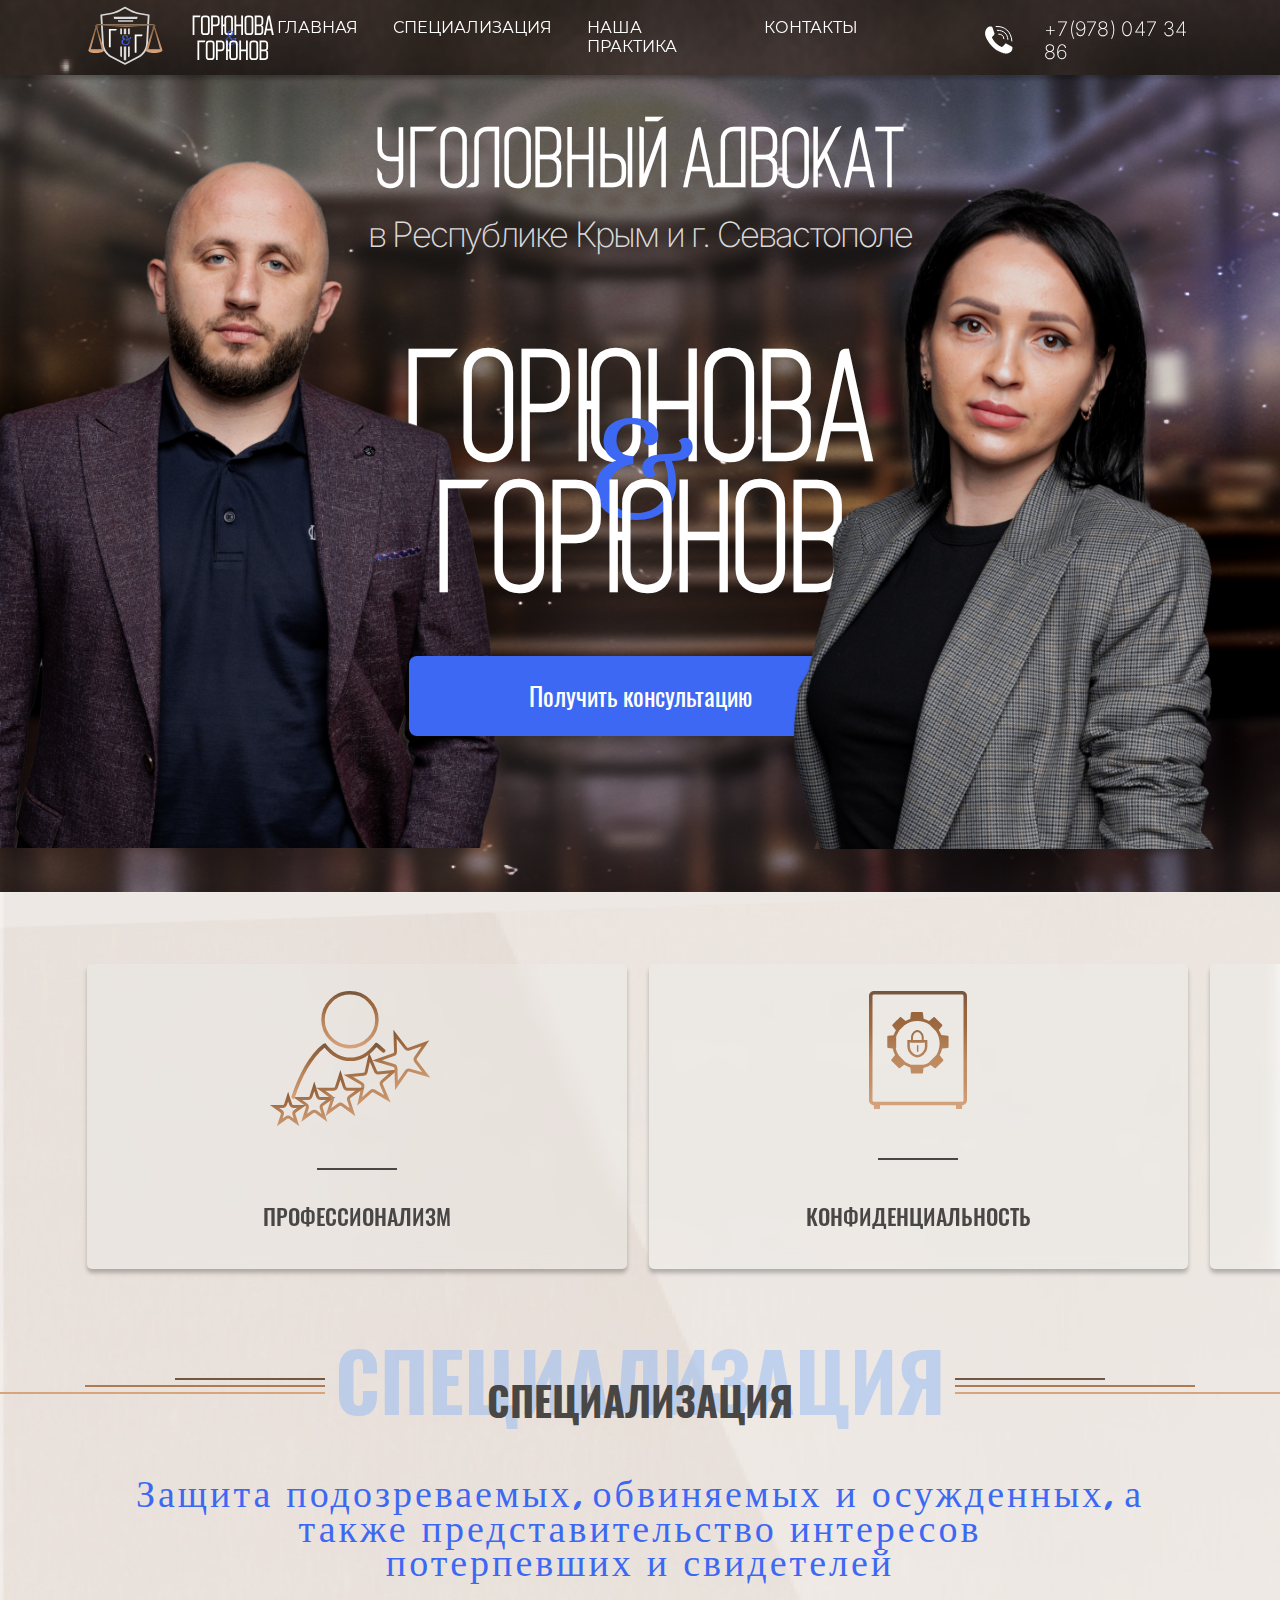
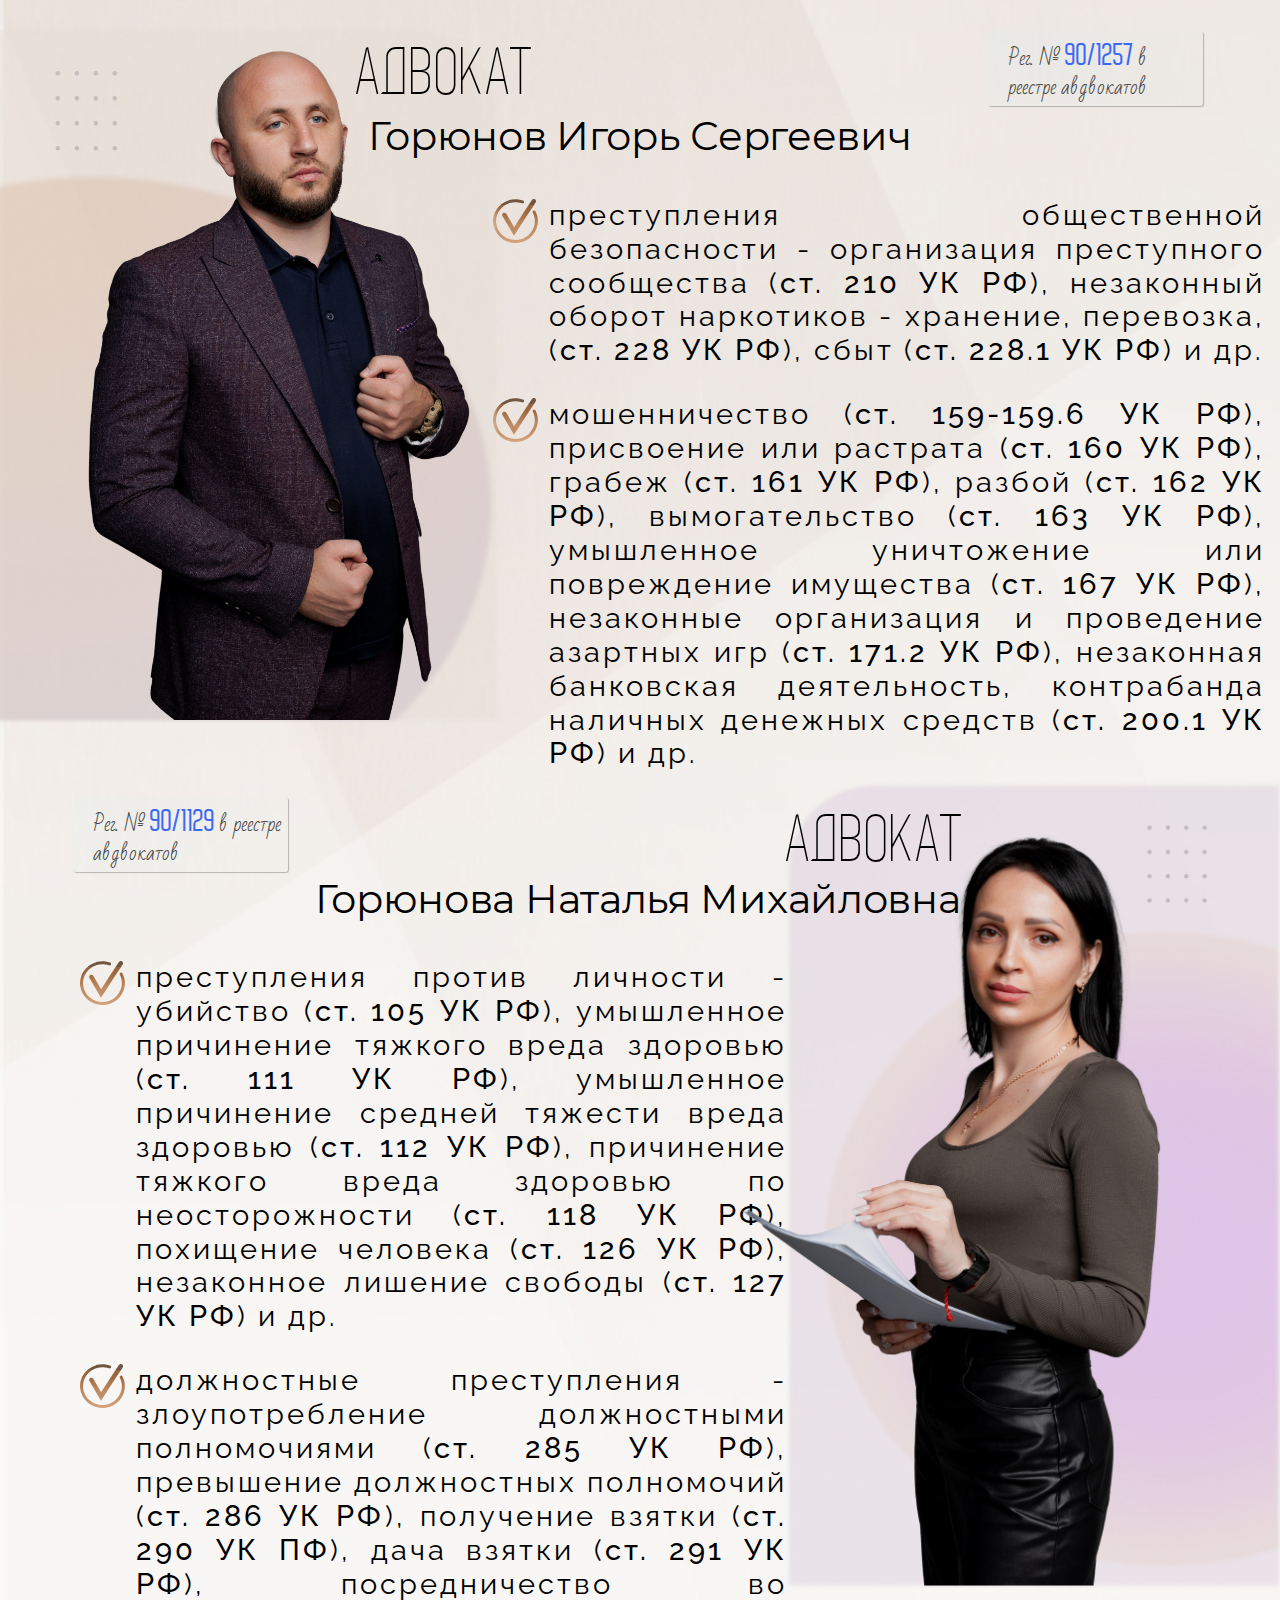
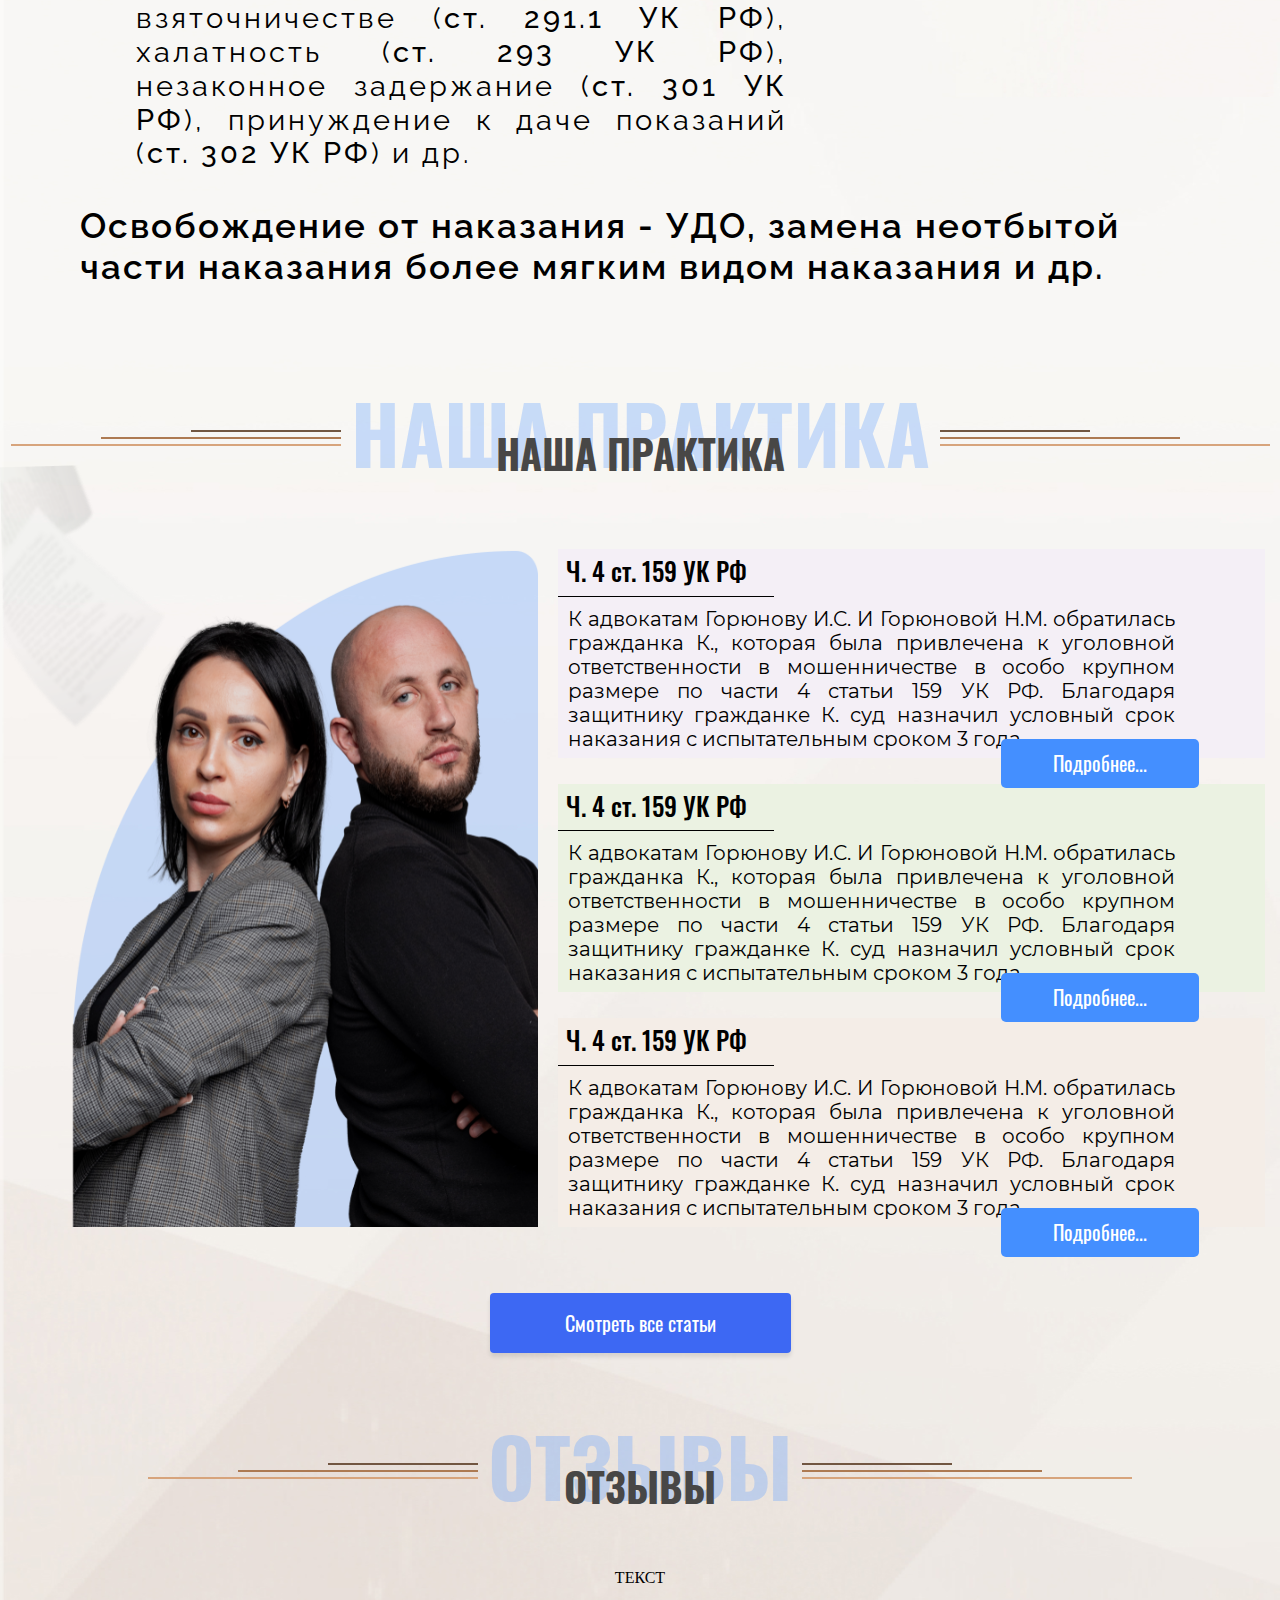
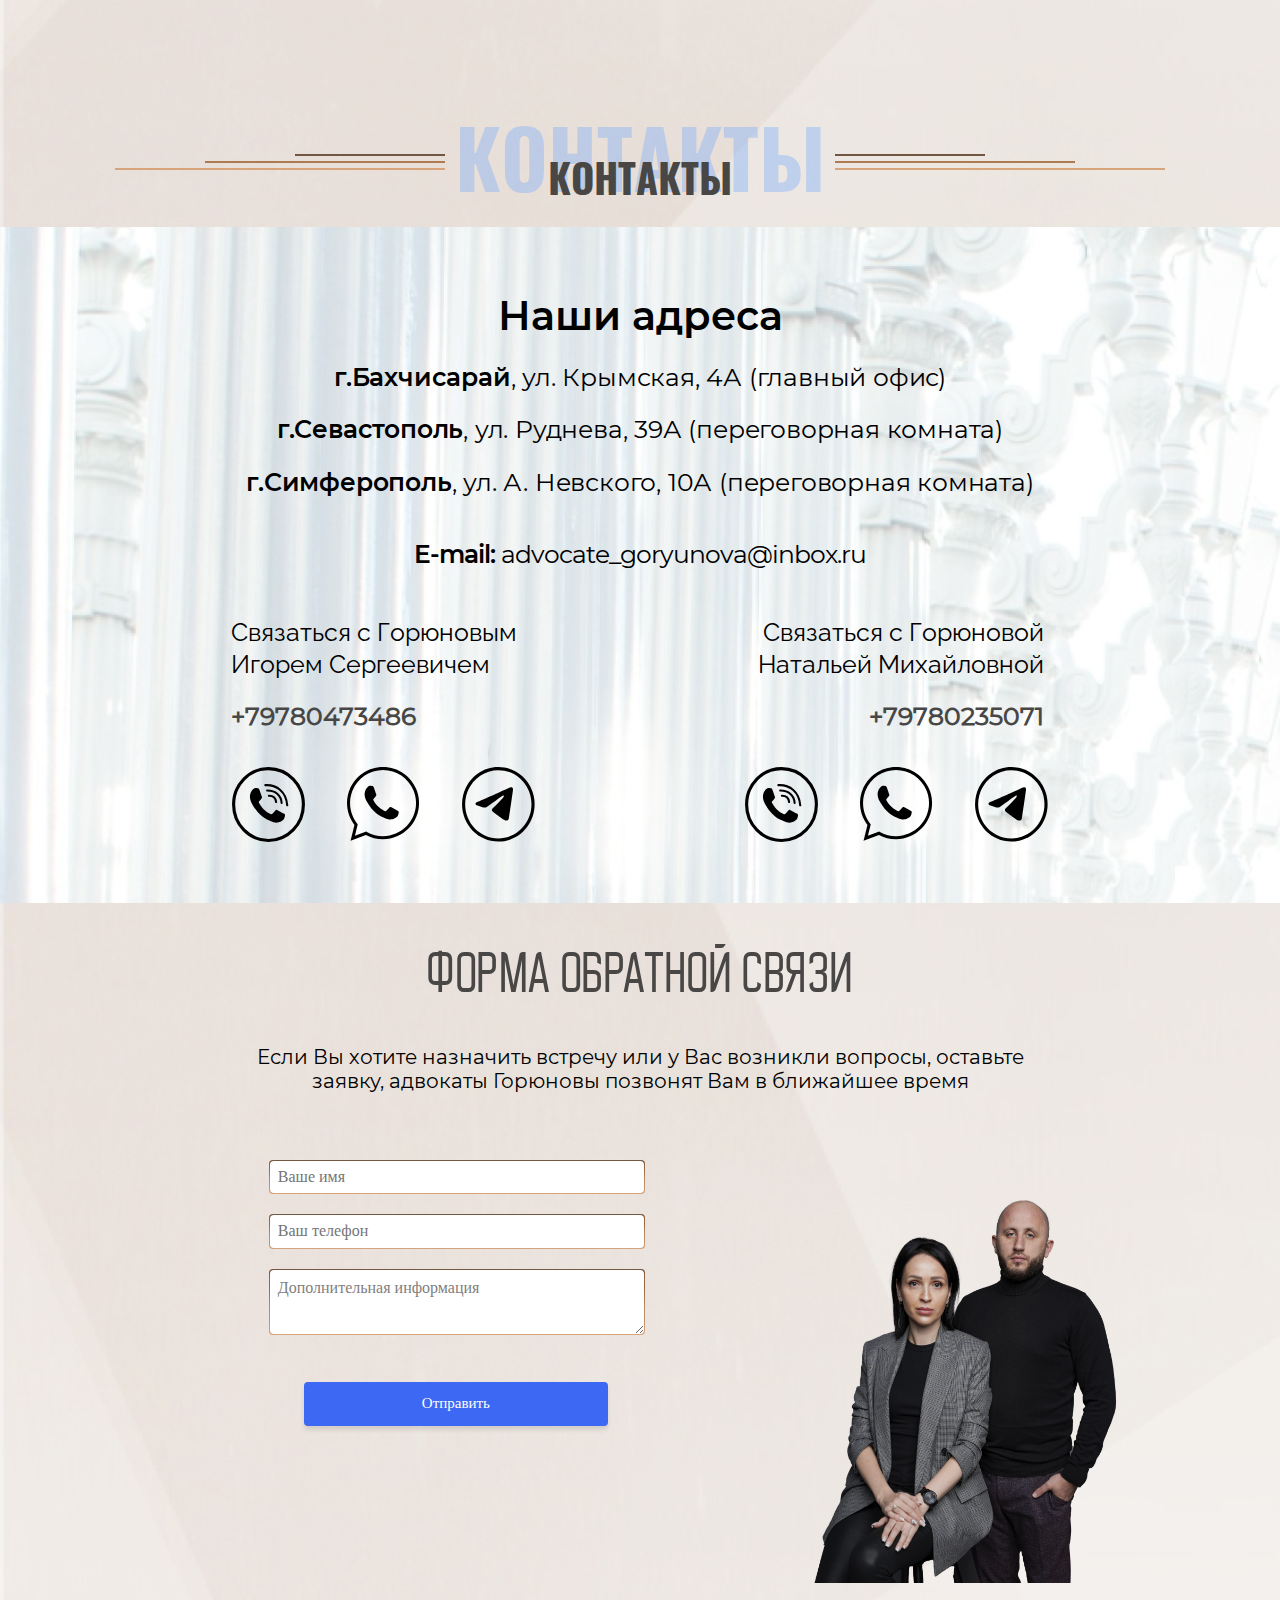
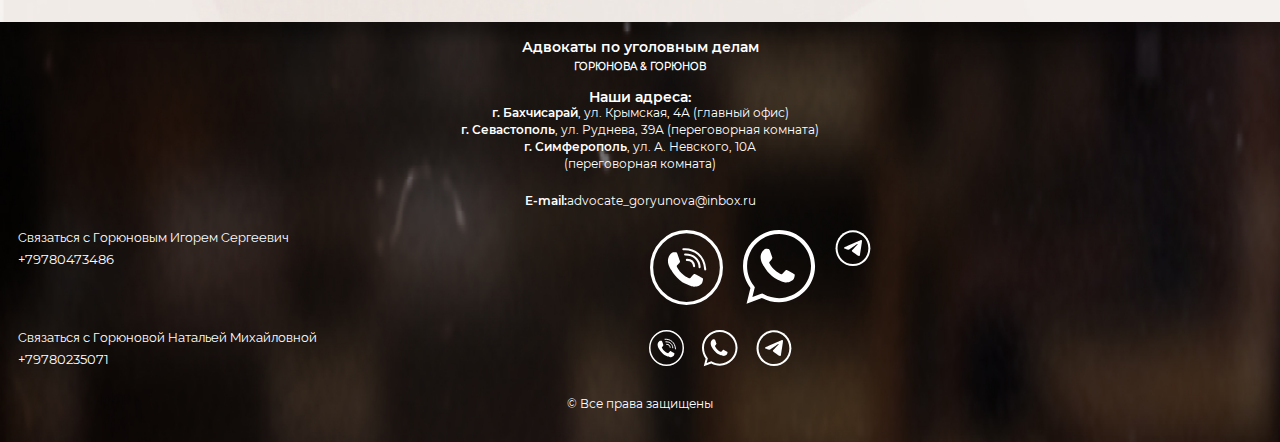
<file: index.html>
<!DOCTYPE html>
<html lang="en">
	<head>
		<meta charset="UTF-8" />
		<meta
			name="viewport"
			content="width=device-width, initial-scale=1.0" />
		<link
			rel="stylesheet"
			href="./css/normalize.css" />
		<link
			rel="stylesheet"
			href="./css/style.css" />
		<title>Уголовный адвокат в Республике Крым и г. Бахчисарай</title>
		<script
			defer="defer"
			src="js/menu.js"></script>
		<script
			defer="defer"
			src="js/callform.js"></script>
		<script
			defer="defer"
			src="js/slider.js"></script>
	</head>
	<body>
		<div class="callform">
			<div class="callform__wrapper">
				<div class="callform__header">
					<div class="callform__close-wrapper">
						<button class="callform__btn_type_close">
							<svg
								width="17"
								height="17"
								viewBox="0 0 17 17"
								fill="none"
								xmlns="http://www.w3.org/2000/svg">
								<path
									d="M1 1L16 16M1 16L16 1"
									stroke="black"
									stroke-linecap="round" />
							</svg>
						</button>
					</div>
					<div class="callform__title-wrap">
						<h2 class="callform__title buyan">Закажите обратный звонок</h2>
					</div>
				</div>
				<div class="callform__content">
					<div class="callform__description-container">
						<p class="callform__description">
							Если Вы хотите назначить встречу или у Вас возникли вопросы, оставьте заявку, адвокаты Горюновы позвонят Вам в
							ближайшее время
						</p>
					</div>
					<form
						action="submit"
						class="callform__form">
						<input
							type="text"
							name="name"
							class="callform__input"
							placeholder="Ваше имя" />
						<input
							type="text"
							name="phone"
							class="callform__input"
							placeholder="Ваш телефон" />
						<textarea
							name="content"
							id="content"
							class="callform__input callform__input_type_multiline">
Дополнительная информация</textarea
						>
						<button class="callform__btn_type_action">Отправить</button>
					</form>
				</div>
			</div>
			<div class="callform__wrapper_type_success">
				<div class="callform__close-wrapper">
					<button class="callform__success-btn_type_close">
						<svg
							width="17"
							height="17"
							viewBox="0 0 17 17"
							fill="none"
							xmlns="http://www.w3.org/2000/svg">
							<path
								d="M1 1L16 16M1 16L16 1"
								stroke="black"
								stroke-linecap="round" />
						</svg>
					</button>
				</div>
				<h3 class="callform__title_type_secondary buyan">Ваша заявка принята!</h3>
				<p class="callform__description-content_type_secondary montserat">Ожидайте звонок <br />в ближайшее время</p>
				<svg
					class="callform__image_type_icon"
					width="103"
					height="101"
					viewBox="0 0 103 101"
					fill="none"
					xmlns="http://www.w3.org/2000/svg">
					<path
						d="M33.7783 42.7789L51.0591 66.6162L84.8775 23.1499"
						stroke="#18B531"
						stroke-width="5"
						stroke-linecap="round" />
					<path
						d="M71.2952 22.9717C72.0809 21.8874 71.8326 20.3781 70.6866 19.6827C63.9256 15.5806 55.9741 13.7272 48.0188 14.4384C39.2517 15.222 31.0604 19.0684 24.9296 25.2802C18.7988 31.492 15.1343 39.6581 14.6004 48.2982C14.0664 56.9383 16.6985 65.4806 22.0193 72.3766C27.3401 79.2725 34.9976 84.0658 43.6037 85.8874C52.2097 87.7091 61.1947 86.4386 68.93 82.3062C76.6653 78.1738 82.6388 71.4531 85.7678 63.3623C88.6075 56.0195 88.9337 47.9894 86.736 40.4813C86.3635 39.2085 84.9605 38.5679 83.6915 39.0182C82.4132 39.4718 81.7577 40.8595 82.1187 42.1456C83.9186 48.5585 83.6044 55.3914 81.1845 61.6486C78.4722 68.6619 73.2942 74.4876 66.5891 78.0696C59.884 81.6517 52.0955 82.753 44.6356 81.1739C37.1756 79.5949 30.5379 75.44 25.9257 69.4624C21.3135 63.4848 19.032 56.0801 19.4948 48.5906C19.9576 41.1011 23.134 34.0226 28.4484 28.638C33.7627 23.2535 40.8632 19.9194 48.4627 19.24C55.2501 18.6333 62.0343 20.1802 67.8345 23.6196C68.9877 24.3035 70.5094 24.0561 71.2952 22.9717Z"
						fill="#18B531" />
				</svg>
			</div>
		</div>
		<div class="page__container">
			<header class="header">
				<nav class="nav">
					<div class="nav__wrap">
						<div class="nav__logo-wrap">
							<a
								href="index.html"
								class="link_type_clear">
								<svg
									width="81"
									height="68"
									viewBox="0 0 81 68"
									fill="none"
									xmlns="http://www.w3.org/2000/svg">
									<path
										d="M30.5996 11.8018H54.5996L54.0779 14.0497H31.1214L30.5996 11.8018Z"
										fill="#D9D9D9" />
									<path
										d="M34.7998 15.1738H50.3998L49.8966 16.8598H35.303L34.7998 15.1738Z"
										fill="#D9D9D9" />
									<path
										fill-rule="evenodd"
										clip-rule="evenodd"
										d="M64.7147 10.8679L57.071 9.61735C53.5189 9.03626 50.0982 7.89358 46.9553 6.23809L41.9847 3.62004L37.0141 6.23809C33.8711 7.89358 30.4505 9.03626 26.8984 9.61735L19.2545 10.8679L20.8493 38.8196C21.1473 44.0445 24.2984 48.7569 29.1871 51.2888L41.9993 57.9245L54.79 51.2908C59.6742 48.7579 62.8217 44.0477 63.1199 38.826L64.7147 10.8679ZM17.8962 9.37856C17.597 9.42751 17.3841 9.67816 17.4003 9.96218L19.0518 38.9096C19.383 44.715 22.8842 49.951 28.3161 52.7642L41.2735 59.475C41.7255 59.7088 42.2742 59.7088 42.726 59.4744L55.6619 52.7658C61.0889 49.9514 64.5863 44.7179 64.9169 38.916L66.5693 9.96218C66.5855 9.67816 66.3725 9.42751 66.0731 9.37856L57.3806 7.95658C54.0296 7.40836 50.8026 6.33031 47.8375 4.76857L42.2787 1.8407C42.0962 1.74451 41.8732 1.74451 41.6906 1.8407L36.1318 4.76858C33.1668 6.33031 29.9397 7.40836 26.5887 7.95658L17.8962 9.37856Z"
										fill="#D9D9D9" />
									<path
										d="M25.918 23.9404H33.658V24.3408C33.658 24.7202 33.5305 25.0293 33.2755 25.2681C33.0355 25.4929 32.713 25.6053 32.308 25.6053H27.6955V42.1487H25.918V23.9404Z"
										fill="white" />
									<path
										d="M51.7178 29.5605H59.4578V29.961C59.4578 30.3403 59.3303 30.6494 59.0753 30.8882C58.8353 31.113 58.5128 31.2254 58.1078 31.2254H53.4953V47.7688H51.7178V29.5605Z"
										fill="white" />
									<path
										fill-rule="evenodd"
										clip-rule="evenodd"
										d="M15.9314 19.1208C15.6841 19.1201 15.4033 19.1201 15.0838 19.1201C12.2965 19.4213 11.6204 21.0614 12.5012 21.9383L5.48866 44.9302C5.43872 45.0229 5.40967 45.1262 5.40289 45.2412C5.39752 45.2875 5.39846 45.3333 5.40507 45.3778C5.53398 46.8273 9.00241 48.1041 13.2622 48.1041C17.5255 48.1041 20.996 46.8252 21.1196 45.3742C21.1256 45.3321 21.1265 45.2888 21.1217 45.2449C21.1153 45.128 21.086 45.0232 21.0352 44.9292L14.1887 22.4916C14.7163 22.4843 15.3372 22.3676 16.0412 22.103C14.8884 22.103 13.7357 20.8848 14.5383 20.2805L15.1459 20.3075L42.6414 21.9047L42.7093 21.9006L42.997 21.9173L64.4319 20.5917L69.2751 20.2999L70.0455 20.2653C70.8639 20.8687 69.6963 22.0903 68.5287 22.0903C69.1191 22.3099 69.6519 22.4276 70.1211 22.4655L62.8059 44.9117C62.7459 45.0151 62.7141 45.1318 62.7123 45.2631C62.7111 45.2833 62.7117 45.3034 62.7135 45.3232C62.7915 46.7876 66.5217 48.086 71.1123 48.086C75.7017 48.086 79.4319 46.7878 79.5111 45.3234C79.5123 45.3034 79.5129 45.2833 79.5117 45.2629C79.5099 45.1316 79.4781 45.015 79.4187 44.9116L71.9643 22.0507C73.0629 21.2155 72.4563 19.4237 69.4971 19.1074C69.3069 19.1074 69.1305 19.1074 68.9667 19.1076L15.9314 19.1208ZM71.6187 24.8389L71.1501 23.4006L65.3571 44.1558C66.3051 44.1091 67.4601 44.1263 68.7429 44.1454C69.4941 44.1565 70.2897 44.1683 71.1123 44.1683C71.9349 44.1683 72.7293 44.1565 73.4811 44.1454C74.8299 44.1253 76.0383 44.1074 77.0127 44.1636L71.6187 24.8389ZM70.9983 23.6231L71.1153 23.2949L71.1105 23.2798L70.9983 23.6231ZM14.1755 26.5385L13.2635 23.5494L7.87645 44.174C8.76355 44.1272 9.84457 44.1444 11.0447 44.1635H11.0453C11.7484 44.1746 12.4924 44.1864 13.2622 44.1864C14.032 44.1864 14.776 44.1746 15.4791 44.1635C16.7413 44.1434 17.8723 44.1255 18.7838 44.1817L14.1755 26.5385Z"
										fill="url(#paint0_linear_1257_6282)" />
									<mask
										id="mask0_1257_6282"
										style="mask-type: luminance"
										maskUnits="userSpaceOnUse"
										x="5"
										y="19"
										width="75"
										height="30">
										<path
											fill-rule="evenodd"
											clip-rule="evenodd"
											d="M15.9314 19.1208C15.6841 19.1201 15.4033 19.1201 15.0838 19.1201C12.2965 19.4213 11.6204 21.0614 12.5012 21.9383L5.48866 44.9302C5.43872 45.0229 5.40967 45.1262 5.40289 45.2412C5.39752 45.2875 5.39846 45.3333 5.40507 45.3778C5.53398 46.8273 9.00241 48.1041 13.2622 48.1041C17.5255 48.1041 20.996 46.8252 21.1196 45.3742C21.1256 45.3321 21.1265 45.2888 21.1217 45.2449C21.1153 45.128 21.086 45.0232 21.0352 44.9292L14.1887 22.4916C14.7163 22.4843 15.3372 22.3676 16.0412 22.103C14.8884 22.103 13.7357 20.8848 14.5383 20.2805L15.1459 20.3075L42.6414 21.9047L42.7093 21.9006L42.997 21.9173L64.4319 20.5917L69.2751 20.2999L70.0455 20.2653C70.8639 20.8687 69.6963 22.0903 68.5287 22.0903C69.1191 22.3099 69.6519 22.4276 70.1211 22.4655L62.8059 44.9117C62.7459 45.0151 62.7141 45.1318 62.7123 45.2631C62.7111 45.2833 62.7117 45.3034 62.7135 45.3232C62.7915 46.7876 66.5217 48.086 71.1123 48.086C75.7017 48.086 79.4319 46.7878 79.5111 45.3234C79.5123 45.3034 79.5129 45.2833 79.5117 45.2629C79.5099 45.1316 79.4781 45.015 79.4187 44.9116L71.9643 22.0507C73.0629 21.2155 72.4563 19.4237 69.4971 19.1074C69.3069 19.1074 69.1305 19.1074 68.9667 19.1076L15.9314 19.1208ZM71.6187 24.8389L71.1501 23.4006L65.3571 44.1558C66.3051 44.1091 67.4601 44.1263 68.7429 44.1454C69.4941 44.1565 70.2897 44.1683 71.1123 44.1683C71.9349 44.1683 72.7293 44.1565 73.4811 44.1454C74.8299 44.1253 76.0383 44.1074 77.0127 44.1636L71.6187 24.8389ZM70.9983 23.6231L71.1153 23.2949L71.1105 23.2798L70.9983 23.6231ZM14.1755 26.5385L13.2635 23.5494L7.87645 44.174C8.76355 44.1272 9.84457 44.1444 11.0447 44.1635H11.0453C11.7484 44.1746 12.4924 44.1864 13.2622 44.1864C14.032 44.1864 14.776 44.1746 15.4791 44.1635C16.7413 44.1434 17.8723 44.1255 18.7838 44.1817L14.1755 26.5385Z"
											fill="white" />
									</mask>
									<g mask="url(#mask0_1257_6282)">
										<path
											d="M15.0842 19.1196V19.063L15.0774 19.0638L15.0842 19.1196ZM12.5016 21.9379L12.5593 21.9533L12.5686 21.9226L12.5453 21.8994L12.5016 21.9379ZM5.48908 44.9297L5.54266 44.9551L5.54522 44.9503L5.54678 44.9452L5.48908 44.9297ZM5.40332 45.2408L5.46306 45.2469L5.46323 45.2439L5.40332 45.2408ZM5.40549 45.3773L5.46538 45.3726L5.46492 45.3696L5.40549 45.3773ZM21.1201 45.3738L21.0606 45.3664L21.0603 45.3693L21.1201 45.3738ZM21.1222 45.2444L21.0622 45.2474L21.0625 45.2502L21.1222 45.2444ZM21.0357 44.9288L20.978 44.9442L20.9796 44.9493L20.9821 44.9541L21.0357 44.9288ZM14.1892 22.4911L14.1883 22.4349L14.11 22.436L14.1315 22.5066L14.1892 22.4911ZM16.0416 22.1025L16.0639 22.1547L16.0416 22.0463V22.1025ZM14.5387 20.2801L14.5416 20.2239L14.5189 20.223L14.5012 20.2363L14.5387 20.2801ZM15.1464 20.307L15.1501 20.251L15.1492 20.2509L15.1464 20.307ZM42.6418 21.9043L42.6381 21.9608L42.6457 21.9603L42.6418 21.9043ZM42.7097 21.9002L42.7135 21.8437L42.7059 21.8441L42.7097 21.9002ZM42.9975 21.9169L42.9937 21.9734L43.0014 21.973L42.9975 21.9169ZM69.2755 20.2995L69.2731 20.2433L69.2719 20.2434L69.2755 20.2995ZM70.0459 20.2649L70.0825 20.2207L70.0651 20.2077L70.0429 20.2087L70.0459 20.2649ZM68.5291 22.0899V22.0337L68.5069 22.1421L68.5291 22.0899ZM70.1215 22.4651L70.1791 22.4815L70.2007 22.415L70.1269 22.4091L70.1215 22.4651ZM62.8063 44.9112L62.8591 44.9379L62.8615 44.933L62.8633 44.9276L62.8063 44.9112ZM62.7127 45.2627L62.7727 45.2647V45.2635L62.7127 45.2627ZM62.7139 45.3227L62.7739 45.3199L62.7733 45.3187L62.7139 45.3227ZM79.5115 45.3229L79.4515 45.3188V45.3201L79.5115 45.3229ZM79.5121 45.2625L79.4521 45.2633L79.4527 45.2646L79.5121 45.2625ZM79.4191 44.9111L79.3615 44.9275L79.3633 44.9329L79.3663 44.9378L79.4191 44.9111ZM71.9647 22.0503L71.9269 22.0066L71.8957 22.0305L71.9077 22.0667L71.9647 22.0503ZM69.4975 19.107L69.5041 19.0508H69.4975V19.107ZM68.9671 19.1071L68.9341 19.1541L68.9491 19.1633H68.9671V19.1071ZM68.9671 19.1071L69.0001 19.0601L68.9851 19.0508H68.9671V19.1071ZM71.1505 23.4002L71.2075 23.3837L71.1457 23.194L71.0923 23.386L71.1505 23.4002ZM71.6191 24.8384L71.6773 24.8242L71.6767 24.822L71.6191 24.8384ZM65.3575 44.1554L65.2993 44.1411L65.2783 44.2156L65.3605 44.2115L65.3575 44.1554ZM68.7433 44.1449L68.7421 44.2011H68.7433V44.1449ZM68.7433 44.1449L68.7451 44.0887H68.7439L68.7433 44.1449ZM73.4815 44.1449V44.0887H73.4803L73.4815 44.1449ZM73.4815 44.1449V44.2011H73.4827L73.4815 44.1449ZM77.0131 44.1631L77.0095 44.2193L77.0917 44.224L77.0707 44.149L77.0131 44.1631ZM71.1157 23.2944L71.1727 23.3122L71.1787 23.2952L71.1733 23.278L71.1157 23.2944ZM70.9987 23.6226L70.9417 23.6062L71.0557 23.6404L70.9987 23.6226ZM71.1109 23.2794L71.1685 23.263L71.1109 23.0869L71.0533 23.263L71.1109 23.2794ZM13.2639 23.549L13.3216 23.5335L13.2594 23.3297L13.2057 23.5356L13.2639 23.549ZM14.176 26.5381L14.2344 26.5247L14.2337 26.5226L14.176 26.5381ZM7.87688 44.1735L7.81861 44.1601L7.79936 44.2339L7.88024 44.2296L7.87688 44.1735ZM11.0452 44.163L11.0442 44.2192H11.0452V44.163ZM11.0452 44.163L11.0465 44.1068H11.0453L11.0452 44.163ZM11.0452 44.163L11.0442 44.2192H11.0452V44.163ZM11.0458 44.163L11.0465 44.1068H11.0453L11.0458 44.163ZM15.4795 44.163V44.1068H15.4785L15.4795 44.163ZM15.4795 44.163L15.4797 44.2192H15.4809L15.4795 44.163ZM15.4795 44.163V44.1068H15.4785L15.4795 44.163ZM18.7843 44.1813L18.7804 44.2373L18.862 44.2424L18.8426 44.1679L18.7843 44.1813ZM15.0842 19.1758C15.4038 19.1758 15.6845 19.1758 15.9316 19.1766L15.9321 19.0642C15.6847 19.0634 15.4037 19.063 15.0842 19.063V19.1758ZM12.5453 21.8994C12.1257 21.4816 12.0742 20.8818 12.4669 20.3446C12.8611 19.8054 13.7079 19.325 15.0911 19.1754L15.0774 19.0638C13.6734 19.2156 12.7884 19.7058 12.3679 20.2811C11.9458 20.8585 11.9967 21.5173 12.4579 21.9764L12.5453 21.8994ZM5.54678 44.9452L12.5593 21.9533L12.4439 21.9225L5.4314 44.9143L5.54678 44.9452ZM5.46323 45.2439C5.46959 45.136 5.4967 45.0404 5.54266 44.9551L5.43552 44.9044C5.38159 45.0046 5.35061 45.1155 5.34341 45.2377L5.46323 45.2439ZM5.46492 45.3696C5.45899 45.3296 5.45823 45.2885 5.46306 45.2469L5.34368 45.2347C5.33777 45.2857 5.33879 45.3362 5.34607 45.385L5.46492 45.3696ZM13.2627 48.0474C11.1385 48.0474 9.2138 47.729 7.8062 47.2314C7.10216 46.9827 6.53011 46.6899 6.12721 46.3718C5.7237 46.0533 5.49576 45.7142 5.46538 45.3726L5.3457 45.382C5.37978 45.7651 5.63364 46.1292 6.04988 46.4578C6.46664 46.7868 7.05211 47.085 7.76377 47.3366C9.18757 47.8398 11.127 48.1598 13.2627 48.1598V48.0474ZM21.0603 45.3693C21.0312 45.7112 20.804 46.0507 20.401 46.3695C19.9986 46.6879 19.4267 46.9811 18.7225 47.2303C17.3146 47.7285 15.3886 48.0474 13.2627 48.0474V48.1598C15.4 48.1598 17.3409 47.8393 18.765 47.3354C19.4768 47.0835 20.0622 46.7848 20.4785 46.4554C20.8942 46.1264 21.1473 45.7618 21.1799 45.3782L21.0603 45.3693ZM21.0625 45.2502C21.0668 45.2896 21.066 45.3286 21.0606 45.3664L21.1796 45.3812C21.1861 45.3347 21.1871 45.287 21.1819 45.2388L21.0625 45.2502ZM20.9821 44.9541C21.0289 45.0406 21.0562 45.1377 21.0622 45.2474L21.1821 45.2416C21.1753 45.1174 21.1441 45.0049 21.0892 44.9034L20.9821 44.9541ZM14.1315 22.5066L20.978 44.9442L21.0934 44.9133L14.2469 22.4757L14.1315 22.5066ZM16.0192 22.0504C15.3208 22.3129 14.7073 22.4278 14.1883 22.4349L14.1901 22.5473C14.7263 22.54 15.3544 22.4214 16.0639 22.1547L16.0192 22.0504ZM14.5012 20.2363C14.2854 20.3988 14.1985 20.6058 14.213 20.8233C14.2272 21.0378 14.3394 21.2576 14.5105 21.4535C14.8521 21.8446 15.4446 22.1587 16.0416 22.1587V22.0463C15.4859 22.0463 14.9257 21.7514 14.6034 21.3823C14.4425 21.1981 14.3449 21.0001 14.3328 20.8163C14.3208 20.6354 14.3908 20.4636 14.5764 20.3239L14.5012 20.2363ZM14.5359 20.3362L15.1435 20.3632L15.1492 20.2509L14.5416 20.2239L14.5359 20.3362ZM15.1426 20.3631L42.6381 21.9608L42.6455 21.8482L15.1501 20.251L15.1426 20.3631ZM42.6457 21.9603L42.7135 21.9563L42.7059 21.8441L42.6379 21.8482L42.6457 21.9603ZM42.706 21.9563L42.9937 21.9734L43.0012 21.8608L42.7135 21.8437L42.706 21.9563ZM43.0014 21.973L64.4365 20.6474L64.4281 20.5352L42.9935 21.8608L43.0014 21.973ZM64.4365 20.6474L69.2797 20.3555L69.2719 20.2434L64.4281 20.5352L64.4365 20.6474ZM69.2785 20.3555L70.0483 20.321L70.0429 20.2087L69.2731 20.2433L69.2785 20.3555ZM70.0087 20.3091C70.1983 20.4487 70.2697 20.6206 70.2583 20.8013C70.2469 20.985 70.1485 21.1833 69.9859 21.3679C69.6601 21.7377 69.0925 22.0337 68.5291 22.0337V22.1461C69.1333 22.1461 69.7333 21.8312 70.0783 21.4394C70.2511 21.2432 70.3645 21.0229 70.3783 20.8079C70.3921 20.5899 70.3027 20.3828 70.0825 20.2207L70.0087 20.3091ZM68.5069 22.1421C69.1021 22.3634 69.6409 22.4826 70.1167 22.5211L70.1269 22.4091C69.6643 22.3717 69.1375 22.2555 68.5513 22.0376L68.5069 22.1421ZM70.0645 22.4486L62.7487 44.8948L62.8633 44.9276L70.1791 22.4815L70.0645 22.4486ZM62.7535 44.8845C62.6887 44.9965 62.6545 45.1222 62.6527 45.2619L62.7727 45.2635C62.7745 45.1405 62.8039 45.0328 62.8591 44.9379L62.7535 44.8845ZM62.6527 45.2607C62.6515 45.2829 62.6521 45.305 62.6539 45.3268L62.7733 45.3187C62.7721 45.3009 62.7721 45.2829 62.7727 45.2647L62.6527 45.2607ZM62.6539 45.3255C62.6749 45.7144 62.9371 46.0835 63.3757 46.4159C63.8155 46.749 64.4395 47.0512 65.2009 47.3062C66.7249 47.8165 68.8123 48.1417 71.1127 48.1417V48.0293C68.8225 48.0293 66.7495 47.7054 65.2417 47.2004C64.4869 46.9478 63.8767 46.6509 63.4513 46.3286C63.0253 46.0056 62.7919 45.6632 62.7739 45.3199L62.6539 45.3255ZM71.1127 48.1417C73.4125 48.1417 75.4999 47.8165 77.0239 47.3063C77.7853 47.0513 78.4093 46.7491 78.8491 46.4161C79.2877 46.0837 79.5505 45.7146 79.5709 45.3258L79.4515 45.3201C79.4329 45.6634 79.1995 46.0058 78.7735 46.3287C78.3481 46.651 77.7379 46.9479 76.9831 47.2005C75.4753 47.7055 73.4023 48.0293 71.1127 48.0293V48.1417ZM79.5709 45.327C79.5727 45.3051 79.5733 45.2828 79.5721 45.2605L79.4527 45.2646C79.4533 45.2828 79.4527 45.3009 79.4515 45.3188L79.5709 45.327ZM79.5721 45.2617C79.5703 45.122 79.5361 44.9964 79.4719 44.8844L79.3663 44.9378C79.4209 45.0327 79.4503 45.1403 79.4521 45.2633L79.5721 45.2617ZM79.4761 44.8947L72.0223 22.0338L71.9077 22.0667L79.3615 44.9275L79.4761 44.8947ZM72.0025 22.0939C72.5755 21.6582 72.7033 20.9701 72.3043 20.3548C71.9065 19.7427 70.9945 19.21 69.5041 19.0508L69.4909 19.1628C70.9597 19.3199 71.8303 19.8416 72.2017 20.4132C72.5707 20.9817 72.4525 21.6072 71.9269 22.0066L72.0025 22.0939ZM69.4975 19.0508C69.3073 19.0508 69.1309 19.0506 68.9671 19.0508V19.1633C69.1309 19.1632 69.3073 19.1632 69.4975 19.1632V19.0508ZM68.9671 19.0508L15.9321 19.0642L15.9316 19.1766L68.9671 19.1633V19.0508ZM71.0929 23.4166L71.5621 24.8548L71.6767 24.822L71.2075 23.3837L71.0929 23.4166ZM65.4151 44.1696L71.2081 23.4144L71.0923 23.386L65.2993 44.1411L65.4151 44.1696ZM68.7439 44.0887C67.4623 44.0697 66.3049 44.0524 65.3539 44.0993L65.3605 44.2115C66.3061 44.1649 67.4587 44.182 68.7421 44.2011L68.7439 44.0887ZM68.7451 44.0887H68.7439L68.7421 44.2011L68.7451 44.0887ZM71.1127 44.1117C70.2907 44.1117 69.4963 44.0999 68.7451 44.0887L68.7421 44.2011C69.4933 44.2123 70.2895 44.2241 71.1127 44.2241V44.1117ZM73.4803 44.0887C72.7291 44.0999 71.9347 44.1117 71.1127 44.1117V44.2241C71.9353 44.2241 72.7315 44.2123 73.4827 44.2011L73.4803 44.0887ZM73.4815 44.0887H73.4803L73.4827 44.2011L73.4815 44.0887ZM77.0167 44.107C76.0399 44.0507 74.8297 44.0687 73.4815 44.0887L73.4827 44.2011C74.8327 44.1811 76.0381 44.1632 77.0095 44.2193L77.0167 44.107ZM71.5609 24.8526L76.9549 44.1773L77.0707 44.149L71.6773 24.8242L71.5609 24.8526ZM71.0587 23.2767L70.9423 23.6049L71.0557 23.6404L71.1727 23.3122L71.0587 23.2767ZM71.0533 23.2958L71.0587 23.3108L71.1733 23.278L71.1685 23.263L71.0533 23.2958ZM71.0563 23.639L71.1685 23.2958L71.0533 23.263L70.9417 23.6062L71.0563 23.639ZM13.2062 23.5644L14.1183 26.5535L14.2337 26.5226L13.3216 23.5335L13.2062 23.5644ZM7.93519 44.1868L13.3222 23.5623L13.2057 23.5356L7.81861 44.1601L7.93519 44.1868ZM11.0465 44.1068C9.84704 44.0878 8.76326 44.0705 7.87352 44.1174L7.88024 44.2296C8.7647 44.183 9.84326 44.2002 11.0442 44.2192L11.0465 44.1068ZM11.0453 44.1068L11.0452 44.2192H11.0458L11.0453 44.1068ZM13.2627 44.1298C12.4934 44.1298 11.7496 44.118 11.0465 44.1068L11.0442 44.2192C11.7472 44.2304 12.4923 44.2422 13.2627 44.2422V44.1298ZM15.4785 44.1068C14.7754 44.118 14.0319 44.1298 13.2627 44.1298V44.2422C14.0331 44.2422 14.7778 44.2304 15.4809 44.2192L15.4785 44.1068ZM18.7882 44.1252C17.8736 44.0688 16.7409 44.0868 15.4795 44.1068L15.4809 44.2192C16.7439 44.1991 17.8717 44.1813 18.7804 44.2373L18.7882 44.1252ZM14.1177 26.5515L18.726 44.1946L18.8426 44.1679L14.2344 26.5247L14.1177 26.5515Z"
											fill="#C9C8B5" />
									</g>
									<path
										d="M45 41.5869H46.8V51.2939L45 52.2646V41.5869Z"
										fill="#D9D9D9" />
									<path
										d="M45 23.6035H46.8V29.2234H45.9H45V23.6035Z"
										fill="#D9D9D9" />
									<path
										d="M39.0002 41.5869H37.2002V51.2939L39.0002 52.2646V41.5869Z"
										fill="#D9D9D9" />
									<path
										d="M39.0002 23.6035H37.2002V29.2234L39.0002 29.212V23.6035Z"
										fill="#D9D9D9" />
									<path
										d="M40.7998 41.5869H41.9998H43.1998V54.633L41.9998 55.6365L40.7998 54.633V41.5869Z"
										fill="#D9D9D9" />
									<path
										d="M40.7998 23.6035H43.1998V29.2234H41.8437H40.7998V23.6035Z"
										fill="#D9D9D9" />
									<path
										d="M42.5461 40.12C41.2661 40.12 40.2711 39.85 39.5611 39.31C38.8611 38.77 38.5111 38.02 38.5111 37.06C38.5111 35.63 39.2011 34.68 40.5811 34.21C40.1811 34.03 39.8661 33.775 39.6361 33.445C39.4161 33.115 39.3061 32.71 39.3061 32.23C39.3061 31.47 39.5711 30.9 40.1011 30.52C40.6311 30.14 41.3011 29.95 42.1111 29.95C42.8911 29.95 43.5311 30.11 44.0311 30.43C44.5411 30.74 44.7961 31.17 44.7961 31.72C44.7961 32.02 44.7161 32.26 44.5561 32.44C44.4061 32.62 44.2211 32.71 44.0011 32.71C43.8611 32.71 43.7261 32.675 43.5961 32.605C43.4661 32.535 43.3611 32.44 43.2811 32.32C43.4211 32.1 43.4911 31.895 43.4911 31.705C43.4911 31.295 43.3611 31 43.1011 30.82C42.8511 30.63 42.5211 30.535 42.1111 30.535C41.6311 30.535 41.2561 30.685 40.9861 30.985C40.7261 31.285 40.5961 31.705 40.5961 32.245C40.5961 32.655 40.7311 33.02 41.0011 33.34C41.2711 33.65 41.7011 33.81 42.2911 33.82V34.54C41.5611 34.63 40.9761 34.895 40.5361 35.335C40.1061 35.765 39.8911 36.32 39.8911 37C39.8911 37.78 40.1261 38.37 40.5961 38.77C41.0761 39.17 41.7211 39.37 42.5311 39.37C43.1211 39.37 43.6561 39.26 44.1361 39.04C44.6261 38.81 45.0161 38.46 45.3061 37.99C45.6061 37.51 45.7561 36.925 45.7561 36.235C45.7561 35.595 45.6411 34.93 45.4111 34.24C45.0111 34.26 44.7211 34.33 44.5411 34.45C44.3711 34.57 44.2861 34.745 44.2861 34.975C44.2861 35.215 44.3861 35.42 44.5861 35.59C44.3961 35.78 44.1761 35.875 43.9261 35.875C43.7061 35.875 43.5261 35.79 43.3861 35.62C43.2461 35.45 43.1761 35.235 43.1761 34.975C43.1761 34.065 43.9711 33.61 45.5611 33.61C46.1011 33.61 46.4911 33.555 46.7311 33.445C46.9811 33.325 47.1061 33.13 47.1061 32.86C47.1061 32.61 47.0111 32.4 46.8211 32.23C47.0111 32.04 47.2261 31.945 47.4661 31.945C47.6861 31.945 47.8661 32.025 48.0061 32.185C48.1461 32.335 48.2161 32.535 48.2161 32.785C48.2161 33.235 48.0411 33.585 47.6911 33.835C47.3411 34.085 46.8211 34.215 46.1311 34.225C46.4211 34.925 46.5661 35.665 46.5661 36.445C46.5661 37.615 46.1961 38.52 45.4561 39.16C44.7261 39.8 43.7561 40.12 42.5461 40.12Z"
										fill="#3D68F3" />
									<defs>
										<linearGradient
											id="paint0_linear_1257_6282"
											x1="42.4559"
											y1="19.1074"
											x2="42.4559"
											y2="48.1041"
											gradientUnits="userSpaceOnUse">
											<stop stop-color="#715641" />
											<stop
												offset="0.14"
												stop-color="#95633C" />
											<stop
												offset="0.3"
												stop-color="#9E6940" />
											<stop
												offset="0.44"
												stop-color="#AD7A52" />
											<stop
												offset="0.6"
												stop-color="#BF8A60" />
											<stop
												offset="0.75"
												stop-color="#C28E66" />
											<stop
												offset="0.9"
												stop-color="#CD9B75" />
											<stop
												offset="1"
												stop-color="#D7A47C" />
										</linearGradient>
									</defs>
								</svg>
							</a>
							<a
								href="index.html"
								class="link_type_clear nav__link_type_desktop">
								<svg
									width="89"
									height="61"
									viewBox="0 0 89 61"
									fill="none"
									xmlns="http://www.w3.org/2000/svg">
									<path
										d="M4.62895 7.56H12.3689V7.9875C12.3689 8.3925 12.2414 8.7225 11.9864 8.9775C11.7464 9.2175 11.4239 9.3375 11.0189 9.3375H6.40645V27H4.62895V7.56ZM12.9677 10.8225C12.9677 9.8025 13.2752 8.985 13.8902 8.37C14.5052 7.755 15.3227 7.4475 16.3427 7.4475H18.3452C19.3652 7.4475 20.1827 7.755 20.7977 8.37C21.4127 8.985 21.7202 9.8025 21.7202 10.8225V23.7375C21.7202 24.7575 21.4127 25.575 20.7977 26.19C20.1827 26.805 19.3652 27.1125 18.3452 27.1125H16.3427C15.3227 27.1125 14.5052 26.805 13.8902 26.19C13.2752 25.575 12.9677 24.7575 12.9677 23.7375V10.8225ZM16.3202 25.335H18.3677C18.8477 25.335 19.2302 25.1925 19.5152 24.9075C19.8002 24.6225 19.9427 24.24 19.9427 23.76V10.8C19.9427 10.32 19.8002 9.9375 19.5152 9.6525C19.2302 9.3675 18.8477 9.225 18.3677 9.225H16.3202C15.8402 9.225 15.4577 9.3675 15.1727 9.6525C14.8877 9.9375 14.7452 10.32 14.7452 10.8V23.76C14.7452 24.24 14.8877 24.6225 15.1727 24.9075C15.4577 25.1925 15.8402 25.335 16.3202 25.335ZM28.2659 7.56C29.2859 7.56 30.1034 7.8675 30.7184 8.4825C31.3334 9.0975 31.6409 9.915 31.6409 10.935V14.7825C31.6409 15.8025 31.3334 16.62 30.7184 17.235C30.1034 17.85 29.2859 18.1575 28.2659 18.1575H24.8909V27H23.1134V7.56H28.2659ZM24.8909 16.4025H28.2884C28.7684 16.4025 29.1509 16.26 29.4359 15.975C29.7209 15.69 29.8634 15.3075 29.8634 14.8275V10.89C29.8634 10.41 29.7209 10.0275 29.4359 9.7425C29.1509 9.4575 28.7684 9.315 28.2884 9.315H24.8909V16.4025ZM33.2257 27V7.56H35.0032V16.4025H36.3982V10.8225C36.3982 9.8025 36.7057 8.985 37.3207 8.37C37.9357 7.755 38.7532 7.4475 39.7732 7.4475H41.5507C42.5707 7.4475 43.3882 7.755 44.0032 8.37C44.6182 8.985 44.9257 9.8025 44.9257 10.8225V23.7375C44.9257 24.7575 44.6182 25.575 44.0032 26.19C43.3882 26.805 42.5707 27.1125 41.5507 27.1125H39.7732C38.7532 27.1125 37.9357 26.805 37.3207 26.19C36.7057 25.575 36.3982 24.7575 36.3982 23.7375V18.1575H35.0032V27H33.2257ZM38.1757 23.76C38.1757 24.24 38.3182 24.6225 38.6032 24.9075C38.8882 25.1925 39.2707 25.335 39.7507 25.335H41.5732C42.0532 25.335 42.4357 25.1925 42.7207 24.9075C43.0057 24.6225 43.1482 24.24 43.1482 23.76V10.8C43.1482 10.32 43.0057 9.9375 42.7207 9.6525C42.4357 9.3675 42.0532 9.225 41.5732 9.225H39.7507C39.2707 9.225 38.8882 9.3675 38.6032 9.6525C38.3182 9.9375 38.1757 10.32 38.1757 10.8V23.76ZM48.2269 7.56V16.4025H53.1994V7.56H54.9769V27H53.1994V18.1575H48.2269V27H46.4494V7.56H48.2269ZM56.5811 10.8225C56.5811 9.8025 56.8886 8.985 57.5036 8.37C58.1186 7.755 58.9361 7.4475 59.9561 7.4475H61.9586C62.9786 7.4475 63.7961 7.755 64.4111 8.37C65.0261 8.985 65.3336 9.8025 65.3336 10.8225V23.7375C65.3336 24.7575 65.0261 25.575 64.4111 26.19C63.7961 26.805 62.9786 27.1125 61.9586 27.1125H59.9561C58.9361 27.1125 58.1186 26.805 57.5036 26.19C56.8886 25.575 56.5811 24.7575 56.5811 23.7375V10.8225ZM59.9336 25.335H61.9811C62.4611 25.335 62.8436 25.1925 63.1286 24.9075C63.4136 24.6225 63.5561 24.24 63.5561 23.76V10.8C63.5561 10.32 63.4136 9.9375 63.1286 9.6525C62.8436 9.3675 62.4611 9.225 61.9811 9.225H59.9336C59.4536 9.225 59.0711 9.3675 58.7861 9.6525C58.5011 9.9375 58.3586 10.32 58.3586 10.8V23.76C58.3586 24.24 58.5011 24.6225 58.7861 24.9075C59.0711 25.1925 59.4536 25.335 59.9336 25.335ZM71.8793 7.56C72.8993 7.56 73.7168 7.8675 74.3318 8.4825C74.9468 9.0975 75.2543 9.915 75.2543 10.935V15.0525C75.2543 15.7275 75.0518 16.2675 74.6468 16.6725C74.2418 17.0775 73.7018 17.28 73.0268 17.28H73.0043V17.3025H73.0268C73.7018 17.3025 74.2418 17.505 74.6468 17.91C75.0518 18.315 75.2543 18.855 75.2543 19.53V23.625C75.2543 24.645 74.9468 25.4625 74.3318 26.0775C73.7168 26.6925 72.8993 27 71.8793 27H66.7268V7.56H71.8793ZM68.5043 16.4025H71.9018C72.3818 16.4025 72.7643 16.26 73.0493 15.975C73.3343 15.69 73.4768 15.3075 73.4768 14.8275V10.89C73.4768 10.41 73.3343 10.0275 73.0493 9.7425C72.7643 9.4575 72.3818 9.315 71.9018 9.315H68.5043V16.4025ZM68.5043 25.245H71.9018C72.3818 25.245 72.7643 25.1025 73.0493 24.8175C73.3343 24.5325 73.4768 24.15 73.4768 23.67V19.7325C73.4768 19.2525 73.3343 18.87 73.0493 18.585C72.7643 18.3 72.3818 18.1575 71.9018 18.1575H68.5043V25.245ZM79.4151 9.1125C79.5051 8.6475 79.7226 8.2725 80.0676 7.9875C80.4126 7.7025 80.8251 7.56 81.3051 7.56H81.9351L85.8051 27H83.9151L83.0376 22.5225H78.6051L77.7276 27H75.8601L79.4151 9.1125ZM82.7676 20.745L80.8326 10.71L78.8751 20.745H82.7676Z"
										fill="white" />
									<path
										d="M49.6107 30.0957L47.9701 30.418C47.7943 31.0625 47.7064 31.6549 47.7064 32.1953C47.7064 32.6185 47.6902 32.9831 47.6576 33.2891C47.6251 33.5885 47.4948 33.9401 47.267 34.3438C47.7422 34.7669 48.1036 35.0827 48.351 35.291C48.5984 35.4928 48.8783 35.6882 49.1908 35.877C49.5033 36.0658 49.7767 36.1602 50.0111 36.1602C50.1348 36.1602 50.2585 36.1276 50.3822 36.0625C50.5059 35.9974 50.5938 35.8965 50.6459 35.7598H50.7631C50.724 36.209 50.5417 36.554 50.2162 36.7949C49.8972 37.0358 49.5261 37.1562 49.1029 37.1562C48.6146 37.1562 48.1784 37.0651 47.7943 36.8828C47.4167 36.694 46.9024 36.3262 46.2514 35.7793C45.7761 36.196 45.2357 36.5312 44.6303 36.7852C44.0248 37.0326 43.3021 37.1562 42.4623 37.1562C41.4662 37.1562 40.6133 37.026 39.9037 36.7656C39.2006 36.5052 38.6407 36.1699 38.224 35.7598C37.8073 35.3496 37.5111 34.9199 37.3353 34.4707C37.1596 34.015 37.0717 33.5918 37.0717 33.2012C37.0717 32.2246 37.3451 31.4303 37.892 30.8184C38.4454 30.2064 39.2364 29.6074 40.265 29.0215C40.0567 28.6439 39.8874 28.3249 39.7572 28.0645C39.6335 27.7975 39.5293 27.4915 39.4447 27.1465C39.3666 26.8014 39.3275 26.4076 39.3275 25.9648C39.3275 25.2682 39.4805 24.6628 39.7865 24.1484C40.099 23.6341 40.5189 23.2435 41.0463 22.9766C41.5801 22.7096 42.1596 22.5762 42.7846 22.5762C43.6635 22.5762 44.3438 22.8073 44.8256 23.2695C45.3073 23.7253 45.5482 24.3014 45.5482 24.998C45.5482 25.8509 45.239 26.5475 44.6205 27.0879C44.0085 27.6283 43.1849 28.1458 42.1498 28.6406C42.6446 29.3633 43.1719 30.0469 43.7318 30.6914C44.2982 31.3294 45.0372 32.1107 45.9486 33.0352V32.1562C45.9486 31.5052 45.8607 30.9258 45.6849 30.418L44.5228 30.0762V29.9785H49.6107V30.0957ZM42.3842 23.2207C41.9284 23.2207 41.5346 23.39 41.2025 23.7285C40.8705 24.0671 40.7045 24.5391 40.7045 25.1445C40.7045 25.5677 40.8054 26.0462 41.0072 26.5801C41.209 27.1074 41.4695 27.6022 41.7885 28.0645C42.2312 27.8105 42.6055 27.5078 42.9115 27.1562C43.2175 26.7982 43.4486 26.4206 43.6049 26.0234C43.7676 25.6198 43.849 25.2194 43.849 24.8223C43.849 24.4642 43.7807 24.1647 43.6439 23.9238C43.5137 23.6764 43.3379 23.4974 43.1166 23.3867C42.9017 23.276 42.6576 23.2207 42.3842 23.2207ZM46.2221 30.3594V32.8594C46.2221 33.5234 46.1439 34.0247 45.9877 34.3633C44.0606 32.5469 42.5795 30.903 41.5443 29.4316C40.5092 27.9538 39.9916 26.6289 39.9916 25.457C39.9916 25.0794 40.0372 24.7572 40.1283 24.4902C40.2195 24.2168 40.3399 23.9661 40.4896 23.7383H40.3627C40.1153 23.9857 39.92 24.3112 39.7767 24.7148C39.64 25.112 39.5717 25.5482 39.5717 26.0234C39.5717 26.8177 39.8353 27.6999 40.3627 28.6699C40.89 29.6335 41.5997 30.623 42.4916 31.6387C43.39 32.6543 44.4675 33.7546 45.724 34.9395C45.2227 35.7467 44.4773 36.3066 43.4877 36.6191L43.5072 36.7168C44.0541 36.5801 44.5261 36.401 44.9232 36.1797C45.3204 35.9518 45.7012 35.6458 46.0658 35.2617C46.7494 35.8411 47.2995 36.2676 47.7162 36.541C48.1329 36.8079 48.5886 36.9414 49.0834 36.9414C49.2852 36.9414 49.5326 36.8861 49.8256 36.7754V36.6777H49.5717C49.2592 36.6777 48.9467 36.6061 48.6342 36.4629C48.3282 36.3132 48.0254 36.1211 47.726 35.8867C47.433 35.6458 47.0001 35.2715 46.4271 34.7637C46.7331 34.1842 46.8861 33.4844 46.8861 32.6641V30.3594H46.2221ZM43.1459 23.0645V23.1426C43.3347 23.2142 43.5105 23.3346 43.6732 23.5039C43.836 23.6732 43.9629 23.875 44.0541 24.1094C44.1452 24.3372 44.1908 24.5814 44.1908 24.8418C44.1908 25.4668 43.9825 26.0951 43.5658 26.7266C43.1557 27.3581 42.5958 27.8757 41.8861 28.2793L41.9447 28.377C42.7846 27.9473 43.4584 27.4329 43.9662 26.834C44.474 26.235 44.7279 25.6296 44.7279 25.0176C44.7279 24.4837 44.5652 24.0508 44.2396 23.7188C43.9141 23.3802 43.5495 23.1621 43.1459 23.0645ZM40.6068 29.5977C40.2357 29.819 39.8939 30.1738 39.5814 30.6621C39.2754 31.1504 39.1224 31.7428 39.1224 32.4395C39.1224 33.0059 39.2168 33.5397 39.4057 34.041C39.601 34.5423 39.8614 34.9785 40.1869 35.3496C40.5189 35.7142 40.8933 35.9974 41.3099 36.1992C41.7331 36.401 42.1596 36.502 42.5892 36.502C43.1036 36.502 43.6114 36.3652 44.1127 36.0918C44.6205 35.8184 45.0372 35.4473 45.3627 34.9785C44.321 33.9694 43.4226 33.0612 42.6674 32.2539C41.9187 31.4401 41.2318 30.5547 40.6068 29.5977ZM40.4115 29.3242L40.3432 29.1973C39.5293 29.6921 38.9076 30.1641 38.4779 30.6133C38.0547 31.0625 37.7683 31.4954 37.6185 31.9121C37.4753 32.3223 37.4037 32.7389 37.4037 33.1621C37.4037 33.8457 37.6023 34.4707 37.9994 35.0371C38.403 35.597 38.9792 36.0527 39.7279 36.4043C40.4831 36.7493 41.3295 36.9349 42.267 36.9609V36.8438C41.4336 36.7852 40.698 36.5605 40.0599 36.1699C39.4284 35.7793 38.9369 35.2878 38.5853 34.6953C38.2403 34.1029 38.0678 33.4974 38.0678 32.8789C38.0678 32.4948 38.1361 32.0977 38.2728 31.6875C38.4161 31.2773 38.6667 30.8639 39.0248 30.4473C39.3894 30.0241 39.8516 29.6497 40.4115 29.3242Z"
										fill="#3D68F3" />
									<path
										d="M9.461 32.56H17.201V32.9875C17.201 33.3925 17.0735 33.7225 16.8185 33.9775C16.5785 34.2175 16.256 34.3375 15.851 34.3375H11.2385V52H9.461V32.56ZM17.7997 35.8225C17.7997 34.8025 18.1072 33.985 18.7222 33.37C19.3372 32.755 20.1547 32.4475 21.1747 32.4475H23.1772C24.1972 32.4475 25.0147 32.755 25.6297 33.37C26.2447 33.985 26.5522 34.8025 26.5522 35.8225V48.7375C26.5522 49.7575 26.2447 50.575 25.6297 51.19C25.0147 51.805 24.1972 52.1125 23.1772 52.1125H21.1747C20.1547 52.1125 19.3372 51.805 18.7222 51.19C18.1072 50.575 17.7997 49.7575 17.7997 48.7375V35.8225ZM21.1522 50.335H23.1997C23.6797 50.335 24.0622 50.1925 24.3472 49.9075C24.6322 49.6225 24.7747 49.24 24.7747 48.76V35.8C24.7747 35.32 24.6322 34.9375 24.3472 34.6525C24.0622 34.3675 23.6797 34.225 23.1997 34.225H21.1522C20.6722 34.225 20.2897 34.3675 20.0047 34.6525C19.7197 34.9375 19.5772 35.32 19.5772 35.8V48.76C19.5772 49.24 19.7197 49.6225 20.0047 49.9075C20.2897 50.1925 20.6722 50.335 21.1522 50.335ZM33.0979 32.56C34.1179 32.56 34.9354 32.8675 35.5504 33.4825C36.1654 34.0975 36.4729 34.915 36.4729 35.935V39.7825C36.4729 40.8025 36.1654 41.62 35.5504 42.235C34.9354 42.85 34.1179 43.1575 33.0979 43.1575H29.7229V52H27.9454V32.56H33.0979ZM29.7229 41.4025H33.1204C33.6004 41.4025 33.9829 41.26 34.2679 40.975C34.5529 40.69 34.6954 40.3075 34.6954 39.8275V35.89C34.6954 35.41 34.5529 35.0275 34.2679 34.7425C33.9829 34.4575 33.6004 34.315 33.1204 34.315H29.7229V41.4025ZM38.0578 52V32.56H39.8353V41.4025H41.2303V35.8225C41.2303 34.8025 41.5378 33.985 42.1528 33.37C42.7678 32.755 43.5853 32.4475 44.6053 32.4475H46.3828C47.4028 32.4475 48.2203 32.755 48.8353 33.37C49.4503 33.985 49.7578 34.8025 49.7578 35.8225V48.7375C49.7578 49.7575 49.4503 50.575 48.8353 51.19C48.2203 51.805 47.4028 52.1125 46.3828 52.1125H44.6053C43.5853 52.1125 42.7678 51.805 42.1528 51.19C41.5378 50.575 41.2303 49.7575 41.2303 48.7375V43.1575H39.8353V52H38.0578ZM43.0078 48.76C43.0078 49.24 43.1503 49.6225 43.4353 49.9075C43.7203 50.1925 44.1028 50.335 44.5828 50.335H46.4053C46.8853 50.335 47.2678 50.1925 47.5528 49.9075C47.8378 49.6225 47.9803 49.24 47.9803 48.76V35.8C47.9803 35.32 47.8378 34.9375 47.5528 34.6525C47.2678 34.3675 46.8853 34.225 46.4053 34.225H44.5828C44.1028 34.225 43.7203 34.3675 43.4353 34.6525C43.1503 34.9375 43.0078 35.32 43.0078 35.8V48.76ZM53.059 32.56V41.4025H58.0315V32.56H59.809V52H58.0315V43.1575H53.059V52H51.2815V32.56H53.059ZM61.4131 35.8225C61.4131 34.8025 61.7206 33.985 62.3356 33.37C62.9506 32.755 63.7681 32.4475 64.7881 32.4475H66.7906C67.8106 32.4475 68.6281 32.755 69.2431 33.37C69.8581 33.985 70.1656 34.8025 70.1656 35.8225V48.7375C70.1656 49.7575 69.8581 50.575 69.2431 51.19C68.6281 51.805 67.8106 52.1125 66.7906 52.1125H64.7881C63.7681 52.1125 62.9506 51.805 62.3356 51.19C61.7206 50.575 61.4131 49.7575 61.4131 48.7375V35.8225ZM64.7656 50.335H66.8131C67.2931 50.335 67.6756 50.1925 67.9606 49.9075C68.2456 49.6225 68.3881 49.24 68.3881 48.76V35.8C68.3881 35.32 68.2456 34.9375 67.9606 34.6525C67.6756 34.3675 67.2931 34.225 66.8131 34.225H64.7656C64.2856 34.225 63.9031 34.3675 63.6181 34.6525C63.3331 34.9375 63.1906 35.32 63.1906 35.8V48.76C63.1906 49.24 63.3331 49.6225 63.6181 49.9075C63.9031 50.1925 64.2856 50.335 64.7656 50.335ZM76.7114 32.56C77.7314 32.56 78.5489 32.8675 79.1639 33.4825C79.7789 34.0975 80.0864 34.915 80.0864 35.935V40.0525C80.0864 40.7275 79.8839 41.2675 79.4789 41.6725C79.0739 42.0775 78.5339 42.28 77.8589 42.28H77.8364V42.3025H77.8589C78.5339 42.3025 79.0739 42.505 79.4789 42.91C79.8839 43.315 80.0864 43.855 80.0864 44.53V48.625C80.0864 49.645 79.7789 50.4625 79.1639 51.0775C78.5489 51.6925 77.7314 52 76.7114 52H71.5589V32.56H76.7114ZM73.3364 41.4025H76.7339C77.2139 41.4025 77.5964 41.26 77.8814 40.975C78.1664 40.69 78.3089 40.3075 78.3089 39.8275V35.89C78.3089 35.41 78.1664 35.0275 77.8814 34.7425C77.5964 34.4575 77.2139 34.315 76.7339 34.315H73.3364V41.4025ZM73.3364 50.245H76.7339C77.2139 50.245 77.5964 50.1025 77.8814 49.8175C78.1664 49.5325 78.3089 49.15 78.3089 48.67V44.7325C78.3089 44.2525 78.1664 43.87 77.8814 43.585C77.5964 43.3 77.2139 43.1575 76.7339 43.1575H73.3364V50.245Z"
										fill="white" />
								</svg>
							</a>
						</div>
						<div class="nav__menu-wrap">
							<ul class="nav__menu-list_type_desktop">
								<li class="nav__menu-item">
									<a
										href="index.html"
										class="link_type_clear montserat"
										>главная</a
									>
								</li>
								<li class="nav__menu-item">
									<a
										href="specializations.html"
										class="nav_type_clear montserat"
										>специализация</a
									>
								</li>
								<li class="nav__menu-item">
									<a
										href="practice.html"
										class="nav_type_clear montserat"
										>наша практика</a
									>
								</li>
								<li class="nav__menu-item">
									<a
										href="contacts.html"
										class="nav_type_clear montserat"
										>контакты</a
									>
								</li>
							</ul>
							<div class="nav__contact-wrap">
								<a
									href="tel:+79780473486"
									class="link_type_clear">
									<svg
										width="30"
										height="30"
										viewBox="0 0 30 30"
										fill="none"
										xmlns="http://www.w3.org/2000/svg">
										<path
											d="M28.4467 23.1601C28.288 22.8619 27.8363 22.662 27.1632 22.277C26.4888 21.8919 23.1739 20.0239 22.5532 19.7583C21.9306 19.492 21.4738 19.3501 20.9739 20.0181C20.4739 20.6868 19.0588 22.174 18.6281 22.6141C18.1979 23.0556 17.7909 23.0912 17.1165 22.7055C16.4434 22.3204 14.2515 21.4632 11.7354 18.9542C9.77761 17.0018 8.51247 14.6555 8.14665 13.9381C7.7814 13.2219 8.16377 12.8671 8.52912 12.5411C8.85867 12.2474 9.26775 11.7698 9.6364 11.3844C10.0064 10.9985 10.1376 10.7165 10.393 10.2659C10.651 9.81613 10.5577 9.40508 10.4029 9.04758C10.2494 8.69144 9.0516 5.2019 8.55153 3.7811C8.05139 2.36159 7.46201 2.56055 7.05695 2.53803C6.65317 2.51558 6.19375 2.43177 5.73175 2.40608C5.26974 2.38039 4.50885 2.5122 3.83491 3.17058C3.16157 3.82963 1.2786 5.40791 1.08913 8.81965C0.899621 12.232 3.1987 15.667 3.5205 16.1483C3.84103 16.6296 7.88618 24.1069 14.7773 27.2755C21.6691 30.4427 21.7205 29.5167 22.9978 29.4712C24.2738 29.4263 27.1901 28.022 27.8597 26.4358C28.5257 24.8468 28.6028 23.4588 28.4467 23.1601Z"
											fill="white" />
										<path
											d="M19.8854 14.6785C19.5049 11.5943 17.7637 10.0951 14.6606 10.1621"
											stroke="white"
											stroke-linecap="round"
											stroke-linejoin="round" />
										<path
											d="M23.848 15.3684C23.716 12.6792 22.7207 10.4999 20.8522 8.82267C18.9838 7.1454 16.5067 6.31878 13.4019 6.33545"
											stroke="white"
											stroke-linecap="round"
											stroke-linejoin="round" />
										<path
											d="M27.8891 17.0323C27.5016 12.2105 25.8138 8.52629 22.8324 5.95201C19.8518 3.38674 16.2825 2.23342 12.1436 2.50879"
											stroke="white"
											stroke-linecap="round"
											stroke-linejoin="round" />
									</svg>
								</a>
							</div>
							<div class="nav__phone">
								<a
									href="tel:+79780473486"
									class="link_type_clear inter"
									>+7(978) 047 34 86</a
								>
							</div>
							<div class="hamb">
								<a
									class="hamb__field"
									id="hamb">
									<svg
										width="40"
										height="22"
										viewBox="0 0 40 22"
										fill="none"
										xmlns="http://www.w3.org/2000/svg">
										<path
											d="M1 1H38.5"
											stroke="white"
											stroke-width="2"
											stroke-linecap="round" />
										<path
											d="M8 11L39 11"
											stroke="white"
											stroke-width="2"
											stroke-linecap="round" />
										<path
											d="M15.5 21L39 21"
											stroke="white"
											stroke-width="2"
											stroke-linecap="round" />
									</svg>
								</a>
							</div>
							<ul
								class="menu"
								id="menu">
								<li><a href="index.html">Главная</a></li>
								<li><a href="specializations.html">Специализация</a></li>
								<li><a href="practice.html">Наша практика</a></li>
								<li><a href="contacts.html">Контакты</a></li>
							</ul>
						</div>
					</div>
				</nav>
				<div
					class="popup"
					id="popup">
					<div class="popup__container">
						<a
							href="#"
							class="popup__btn">
							<svg
								width="17"
								height="16"
								viewBox="0 0 17 16"
								fill="none"
								xmlns="http://www.w3.org/2000/svg">
								<path
									d="M1 1L16.5 15.5M1 15.5L16.5 1"
									stroke="black"
									stroke-linecap="round" />
							</svg>
						</a>
					</div>
				</div>
			</header>
			<main class="main">
				<section class="section__authors">
					<div class="authors">
						<div class="authors__wrap">
							<img
								class="authors__igor"
								src="./images/igor.png"
								alt="Горюнов Игорь Сергеевич" />
							<img
								class="authors__natalya"
								src="./images/natalya.png"
								alt="Горюнова Наталья Михайловна" />
							<div class="authors__title-wrap">
								<h1 class="buyan__thin authors__title">
									Уголовный адвокат
									<span class="authors__title_type_secondary">в Республике Крым и г. Севастополе</span>
									<span class="authors__title_type_names">
										<span class="authors__title_type_first-name">Горюнова</span>
										<span class="caladea authors__title_type_second-name">&</span>
										<span class="authors__title_type_third-name">Горюнов</span>
									</span>
								</h1>
							</div>
							<!-- <div class="authors__contacts-wrap">
								<ul class="authors__contacts-list">
									<li class="authors__contact-item">
										<a
											class="link_type_clear"
											target="_blank"
											href="https://wa.me/+79780473486">
											<svg
												width="60"
												height="60"
												viewBox="0 0 60 60"
												fill="none"
												xmlns="http://www.w3.org/2000/svg">
												<mask
													id="path-1-inside-1_923_7796"
													fill="white">
													<path
														fill-rule="evenodd"
														clip-rule="evenodd"
														d="M30 58.8297C46.5685 58.8297 60 45.6602 60 29.4149C60 13.1695 46.5685 0 30 0C13.4315 0 0 13.1695 0 29.4149C0 36.1432 2.30401 42.344 6.18066 47.3L2.96525 60L15.7473 55.3045C19.987 57.5531 24.8414 58.8297 30 58.8297Z" />
												</mask>
												<path
													d="M6.18066 47.3L8.11948 47.7908L8.36017 46.8402L7.75597 46.0677L6.18066 47.3ZM2.96525 60L1.02643 59.5091L0.095829 63.1848L3.65489 61.8773L2.96525 60ZM15.7473 55.3045L16.6844 53.5376L15.8957 53.1193L15.0577 53.4272L15.7473 55.3045ZM58 29.4149C58 44.5187 45.5013 56.8297 30 56.8297V60.8297C47.6358 60.8297 62 46.8018 62 29.4149H58ZM30 2C45.5013 2 58 14.311 58 29.4149H62C62 12.028 47.6358 -2 30 -2V2ZM2 29.4149C2 14.311 14.4987 2 30 2V-2C12.3642 -2 -2 12.028 -2 29.4149H2ZM7.75597 46.0677C4.14258 41.4483 2 35.6776 2 29.4149H-2C-2 36.6088 0.465438 43.2396 4.60534 48.5322L7.75597 46.0677ZM4.90408 60.4909L8.11948 47.7908L4.24183 46.8091L1.02643 59.5091L4.90408 60.4909ZM15.0577 53.4272L2.27561 58.1227L3.65489 61.8773L16.4369 57.1819L15.0577 53.4272ZM30 56.8297C25.1747 56.8297 20.6413 55.6362 16.6844 53.5376L14.8102 57.0714C19.3327 59.47 24.5082 60.8297 30 60.8297V56.8297Z"
													fill="white"
													mask="url(#path-1-inside-1_923_7796)" />
												<path
													d="M46.7306 38.491C46.5414 38.1473 46.0071 37.9191 45.2102 37.4784C44.4118 37.0377 40.4876 34.8999 39.7534 34.5969C39.017 34.2931 38.477 34.1321 37.8916 34.9078C37.3062 35.6842 35.6465 37.4131 35.1412 37.9248C34.6366 38.4381 34.1565 38.482 33.3582 38.0405C32.5613 37.5998 29.9691 36.6232 26.9832 33.7389C24.6599 31.4946 23.1512 28.7902 22.7146 27.9631C22.2788 27.1375 22.7276 26.7247 23.1565 26.3454C23.5434 26.0036 24.0229 25.4487 24.4553 25.0007C24.8892 24.552 25.0421 24.2251 25.3405 23.7024C25.6419 23.1807 25.5289 22.7061 25.3439 22.2937C25.1604 21.883 23.7234 17.8563 23.1237 16.2169C22.5239 14.579 21.8298 14.8129 21.3517 14.7896C20.8751 14.7663 20.3325 14.6724 19.7871 14.6458C19.2418 14.6192 18.3449 14.7766 17.5541 15.5423C16.764 16.3088 14.5528 18.1461 14.3523 22.092C14.1518 26.0387 16.8879 29.9949 17.2708 30.5493C17.6523 31.1036 22.4761 39.7221 30.6288 43.3398C38.7824 46.9561 38.8369 45.8851 40.3437 45.8241C41.849 45.7637 45.2808 44.1207 46.0602 42.2822C46.8353 40.4406 46.9168 38.8352 46.7306 38.491Z"
													fill="white" />
											</svg>
										</a>
									</li>
									<li class="authors__contact-item">
										<a
											class="link_type_clear"
											href="https://t.me/goryunovs_lawyers">
											<svg
												width="60"
												height="60"
												viewBox="0 0 60 60"
												fill="none"
												xmlns="http://www.w3.org/2000/svg">
												<mask
													id="path-1-inside-1_923_7791"
													fill="white">
													<path
														d="M60 30C60 46.5685 46.5685 60 30 60C13.4315 60 0 46.5685 0 30C0 13.4315 13.4315 0 30 0C46.5685 0 60 13.4315 60 30Z" />
												</mask>
												<path
													d="M58 30C58 45.464 45.464 58 30 58V62C47.6731 62 62 47.6731 62 30H58ZM30 58C14.536 58 2 45.464 2 30H-2C-2 47.6731 12.3269 62 30 62V58ZM2 30C2 14.536 14.536 2 30 2V-2C12.3269 -2 -2 12.3269 -2 30H2ZM30 2C45.464 2 58 14.536 58 30H62C62 12.3269 47.6731 -2 30 -2V2Z"
													fill="white"
													mask="url(#path-1-inside-1_923_7791)" />
												<path
													d="M15.0394 28.2971C15.0394 28.2971 28.3077 22.5017 32.9094 20.4611C34.6734 19.6449 40.6556 17.0329 40.6556 17.0329C40.6556 17.0329 43.4167 15.8901 43.1866 18.6654C43.1099 19.8081 42.4963 23.8077 41.8828 28.1338C40.9624 34.2557 39.9654 40.9489 39.9654 40.9489C39.9654 40.9489 39.812 42.8263 38.5082 43.1528C37.2043 43.4793 35.0569 42.01 34.6734 41.6835C34.3666 41.4387 28.9213 37.7656 26.9272 35.9698C26.3903 35.4801 25.7768 34.5006 27.0039 33.3578C29.7649 30.6642 33.0628 27.3176 35.0569 25.1953C35.9772 24.2158 36.8976 21.9304 33.0628 24.7056C27.6174 28.7052 22.2488 32.4599 22.2488 32.4599C22.2488 32.4599 21.0217 33.2762 18.7208 32.5416C16.4199 31.8069 13.7356 30.8275 13.7356 30.8275C13.7356 30.8275 11.8949 29.6031 15.0394 28.2971Z"
													fill="white" />
											</svg>
										</a>
									</li>
								</ul>
								<ul class="authors__contacts-list">
									<li class="authors__contact-item">
										<a
											class="link_type_clear"
											target="_blank"
											href="https://wa.me/+79780473486">
											<svg
												width="60"
												height="60"
												viewBox="0 0 60 60"
												fill="none"
												xmlns="http://www.w3.org/2000/svg">
												<mask
													id="path-1-inside-1_923_7796"
													fill="white">
													<path
														fill-rule="evenodd"
														clip-rule="evenodd"
														d="M30 58.8297C46.5685 58.8297 60 45.6602 60 29.4149C60 13.1695 46.5685 0 30 0C13.4315 0 0 13.1695 0 29.4149C0 36.1432 2.30401 42.344 6.18066 47.3L2.96525 60L15.7473 55.3045C19.987 57.5531 24.8414 58.8297 30 58.8297Z" />
												</mask>
												<path
													d="M6.18066 47.3L8.11948 47.7908L8.36017 46.8402L7.75597 46.0677L6.18066 47.3ZM2.96525 60L1.02643 59.5091L0.095829 63.1848L3.65489 61.8773L2.96525 60ZM15.7473 55.3045L16.6844 53.5376L15.8957 53.1193L15.0577 53.4272L15.7473 55.3045ZM58 29.4149C58 44.5187 45.5013 56.8297 30 56.8297V60.8297C47.6358 60.8297 62 46.8018 62 29.4149H58ZM30 2C45.5013 2 58 14.311 58 29.4149H62C62 12.028 47.6358 -2 30 -2V2ZM2 29.4149C2 14.311 14.4987 2 30 2V-2C12.3642 -2 -2 12.028 -2 29.4149H2ZM7.75597 46.0677C4.14258 41.4483 2 35.6776 2 29.4149H-2C-2 36.6088 0.465438 43.2396 4.60534 48.5322L7.75597 46.0677ZM4.90408 60.4909L8.11948 47.7908L4.24183 46.8091L1.02643 59.5091L4.90408 60.4909ZM15.0577 53.4272L2.27561 58.1227L3.65489 61.8773L16.4369 57.1819L15.0577 53.4272ZM30 56.8297C25.1747 56.8297 20.6413 55.6362 16.6844 53.5376L14.8102 57.0714C19.3327 59.47 24.5082 60.8297 30 60.8297V56.8297Z"
													fill="white"
													mask="url(#path-1-inside-1_923_7796)" />
												<path
													d="M46.7306 38.491C46.5414 38.1473 46.0071 37.9191 45.2102 37.4784C44.4118 37.0377 40.4876 34.8999 39.7534 34.5969C39.017 34.2931 38.477 34.1321 37.8916 34.9078C37.3062 35.6842 35.6465 37.4131 35.1412 37.9248C34.6366 38.4381 34.1565 38.482 33.3582 38.0405C32.5613 37.5998 29.9691 36.6232 26.9832 33.7389C24.6599 31.4946 23.1512 28.7902 22.7146 27.9631C22.2788 27.1375 22.7276 26.7247 23.1565 26.3454C23.5434 26.0036 24.0229 25.4487 24.4553 25.0007C24.8892 24.552 25.0421 24.2251 25.3405 23.7024C25.6419 23.1807 25.5289 22.7061 25.3439 22.2937C25.1604 21.883 23.7234 17.8563 23.1237 16.2169C22.5239 14.579 21.8298 14.8129 21.3517 14.7896C20.8751 14.7663 20.3325 14.6724 19.7871 14.6458C19.2418 14.6192 18.3449 14.7766 17.5541 15.5423C16.764 16.3088 14.5528 18.1461 14.3523 22.092C14.1518 26.0387 16.8879 29.9949 17.2708 30.5493C17.6523 31.1036 22.4761 39.7221 30.6288 43.3398C38.7824 46.9561 38.8369 45.8851 40.3437 45.8241C41.849 45.7637 45.2808 44.1207 46.0602 42.2822C46.8353 40.4406 46.9168 38.8352 46.7306 38.491Z"
													fill="white" />
											</svg>
										</a>
									</li>
									<li class="authors__contact-item">
										<a
											class="link_type_clear"
											href="https://t.me/goryunovs_lawyers">
											<svg
												width="60"
												height="60"
												viewBox="0 0 60 60"
												fill="none"
												xmlns="http://www.w3.org/2000/svg">
												<mask
													id="path-1-inside-1_923_7791"
													fill="white">
													<path
														d="M60 30C60 46.5685 46.5685 60 30 60C13.4315 60 0 46.5685 0 30C0 13.4315 13.4315 0 30 0C46.5685 0 60 13.4315 60 30Z" />
												</mask>
												<path
													d="M58 30C58 45.464 45.464 58 30 58V62C47.6731 62 62 47.6731 62 30H58ZM30 58C14.536 58 2 45.464 2 30H-2C-2 47.6731 12.3269 62 30 62V58ZM2 30C2 14.536 14.536 2 30 2V-2C12.3269 -2 -2 12.3269 -2 30H2ZM30 2C45.464 2 58 14.536 58 30H62C62 12.3269 47.6731 -2 30 -2V2Z"
													fill="white"
													mask="url(#path-1-inside-1_923_7791)" />
												<path
													d="M15.0394 28.2971C15.0394 28.2971 28.3077 22.5017 32.9094 20.4611C34.6734 19.6449 40.6556 17.0329 40.6556 17.0329C40.6556 17.0329 43.4167 15.8901 43.1866 18.6654C43.1099 19.8081 42.4963 23.8077 41.8828 28.1338C40.9624 34.2557 39.9654 40.9489 39.9654 40.9489C39.9654 40.9489 39.812 42.8263 38.5082 43.1528C37.2043 43.4793 35.0569 42.01 34.6734 41.6835C34.3666 41.4387 28.9213 37.7656 26.9272 35.9698C26.3903 35.4801 25.7768 34.5006 27.0039 33.3578C29.7649 30.6642 33.0628 27.3176 35.0569 25.1953C35.9772 24.2158 36.8976 21.9304 33.0628 24.7056C27.6174 28.7052 22.2488 32.4599 22.2488 32.4599C22.2488 32.4599 21.0217 33.2762 18.7208 32.5416C16.4199 31.8069 13.7356 30.8275 13.7356 30.8275C13.7356 30.8275 11.8949 29.6031 15.0394 28.2971Z"
													fill="white" />
											</svg>
										</a>
									</li>
								</ul>
							</div> -->
							<!-- <div class="authors__names">
								<div class="authors__name authors__name_align_left">
									<h2 class="authors__name-title">
										Горюнов <br />
										Игорь Сергеевич
									</h2>
								</div>
								<div class="authors__name authors__name_align_right">
									<h2 class="authors__name-title">
										Горюнова <br />
										Наталья Михайловна
									</h2>
								</div>
							</div> -->
							<form class="authors__contact-form">
								<button class="authors__btn">Получить консультацию</button>
							</form>
						</div>
					</div>
				</section>
				<section class="section__main-content">
					<div class="slider">
						<div class="slider__wrap">
							<ul class="slider__list">
								<li class="slider__item">
									<div class="slider__image-wrap">
										<svg
											class="slider__icon"
											width="176"
											height="139"
											viewBox="0 0 176 139"
											fill="none"
											xmlns="http://www.w3.org/2000/svg">
											<path
												d="M100.438 66.2134L106.462 80.1039L107.838 79.5071L106.462 80.1039C106.979 81.2963 108.205 82.0201 109.499 81.8968L124.571 80.4603L113.222 90.4816C112.248 91.3418 111.938 92.7316 112.455 93.924L118.479 107.814L105.441 100.117C104.322 99.4568 102.904 99.5918 101.93 100.452L90.5809 110.473L93.8723 95.6951C94.1548 94.4265 93.5884 93.1202 92.4692 92.4595L79.4312 84.7625L94.5033 83.326C95.7971 83.2027 96.8644 82.2603 97.1469 80.9917L100.438 66.2134Z"
												stroke="url(#paint0_linear_923_8009)"
												stroke-width="3" />
											<path
												d="M19.1287 105.596L21.66 113.387C22.0617 114.623 23.2135 115.46 24.5132 115.46H32.7047L26.0777 120.275C25.0262 121.039 24.5862 122.393 24.9878 123.629L27.5192 131.419L20.8921 126.605C19.8406 125.841 18.4168 125.841 17.3654 126.605L10.7383 131.419L13.2696 123.629C13.6713 122.393 13.2313 121.039 12.1798 120.275L5.55276 115.46L13.7443 115.46C15.0439 115.46 16.1958 114.623 16.5974 113.387L19.1287 105.596Z"
												stroke="url(#paint1_linear_923_8009)"
												stroke-width="3" />
											<path
												d="M45.271 95.3961L48.5181 105.39C48.9197 106.626 50.0715 107.463 51.3712 107.463H61.879L53.378 113.639C52.3266 114.403 51.8866 115.757 52.2882 116.993L55.5353 126.987L47.0343 120.81C45.9829 120.046 44.5591 120.046 43.5076 120.81L35.0066 126.987L38.2537 116.993C38.6553 115.757 38.2153 114.403 37.1639 113.639L28.6629 107.463L39.1707 107.463C40.4704 107.463 41.6222 106.626 42.0239 105.39L45.271 95.3961Z"
												stroke="url(#paint2_linear_923_8009)"
												stroke-width="3" />
											<path
												d="M71.4151 83.9186L75.378 96.115C75.7796 97.3511 76.9315 98.188 78.2312 98.188H91.0553L80.6804 105.726C79.6289 106.49 79.1889 107.844 79.5905 109.08L83.5534 121.276L73.1785 113.739C72.127 112.975 70.7032 112.975 69.6518 113.739L59.2769 121.276L63.2397 109.08C63.6413 107.844 63.2014 106.49 62.1499 105.726L51.775 98.188H64.5991C65.8988 98.188 67.0506 97.3511 67.4523 96.115L71.4151 83.9186Z"
												stroke="url(#paint3_linear_923_8009)"
												stroke-width="3" />
											<path
												d="M126.037 43.2955L136.675 57.1366C137.467 58.1671 138.833 58.5704 140.057 58.1356L156.508 52.2956L146.632 66.6898C145.897 67.7615 145.935 69.1848 146.727 70.2153L157.365 84.0563L140.623 79.1114C139.377 78.7432 138.035 79.2196 137.299 80.2912L127.423 94.6855L126.953 77.2351C126.917 75.9359 126.05 74.807 124.803 74.4389L108.062 69.4939L124.513 63.6539C125.737 63.2191 126.543 62.0451 126.508 60.7459L126.037 43.2955Z"
												stroke="url(#paint4_linear_923_8009)"
												stroke-width="3" />
											<path
												d="M107.92 28.6931C107.92 43.5734 95.8575 55.6362 80.9773 55.6362C66.097 55.6362 54.0342 43.5734 54.0342 28.6931C54.0342 13.8128 66.097 1.75 80.9773 1.75C95.8575 1.75 107.92 13.8128 107.92 28.6931Z"
												stroke="url(#paint5_linear_923_8009)"
												stroke-width="3.5" />
											<path
												fill-rule="evenodd"
												clip-rule="evenodd"
												d="M107.432 56.2705C104.149 60.1868 99.9615 64.0594 95.9963 66.2422C91.3608 68.794 86.3652 70.1209 81.3005 70.1209C76.2357 70.1209 71.2402 68.794 66.6047 66.2422C62.7894 64.142 58.7147 60.4716 55.4678 56.6989C42.9186 66.7358 32.2381 86.5234 25.6955 106.932C25.4082 107.829 24.4654 108.179 23.5899 107.714C22.7143 107.25 22.2374 106.147 22.5247 105.251C29.2986 84.1203 40.5643 63.2218 54.1482 52.9135C54.4915 52.653 54.9211 52.5857 55.3408 52.6871L56.2029 52.0384C59.4714 56.3822 64.1867 60.9159 68.2925 63.1761C72.4402 65.4593 76.8584 66.6209 81.3005 66.6209C85.7426 66.6209 90.1608 65.4593 94.3084 63.1761C98.1576 61.0572 102.486 56.9373 105.711 52.8386C105.764 52.7401 105.824 52.6439 105.893 52.5513C105.981 52.4324 106.078 52.3256 106.181 52.2315C106.229 52.1681 106.277 52.1048 106.325 52.0415L106.372 52.0767C106.974 51.6443 107.726 51.6022 108.251 52.0331C111.909 55.0358 112.209 55.3205 112.416 55.5516L112.418 55.5543C112.435 55.5764 112.499 55.6572 115.895 58.4033C116.576 58.9544 116.626 60.0868 116.005 60.9326C115.385 61.7783 114.33 62.0172 113.648 61.4661C110.257 58.7234 110.067 58.5523 109.855 58.3154L109.853 58.313C109.829 58.2849 109.718 58.1581 107.432 56.2705Z"
												fill="url(#paint6_linear_923_8009)" />
											<defs>
												<linearGradient
													id="paint0_linear_923_8009"
													x1="99.9777"
													y1="61.3811"
													x2="105.422"
													y2="118.508"
													gradientUnits="userSpaceOnUse">
													<stop stop-color="#715641" />
													<stop
														offset="0.14"
														stop-color="#95633C" />
													<stop
														offset="0.3"
														stop-color="#9E6940" />
													<stop
														offset="0.44"
														stop-color="#AD7A52" />
													<stop
														offset="0.6"
														stop-color="#BF8A60" />
													<stop
														offset="0.75"
														stop-color="#C28E66" />
													<stop
														offset="0.9"
														stop-color="#CD9B75" />
													<stop
														offset="1"
														stop-color="#D7A47C" />
												</linearGradient>
												<linearGradient
													id="paint1_linear_923_8009"
													x1="19.1287"
													y1="100.742"
													x2="19.1287"
													y2="139"
													gradientUnits="userSpaceOnUse">
													<stop stop-color="#715641" />
													<stop
														offset="0.14"
														stop-color="#95633C" />
													<stop
														offset="0.3"
														stop-color="#9E6940" />
													<stop
														offset="0.44"
														stop-color="#AD7A52" />
													<stop
														offset="0.6"
														stop-color="#BF8A60" />
													<stop
														offset="0.75"
														stop-color="#C28E66" />
													<stop
														offset="0.9"
														stop-color="#CD9B75" />
													<stop
														offset="1"
														stop-color="#D7A47C" />
												</linearGradient>
												<linearGradient
													id="paint2_linear_923_8009"
													x1="45.271"
													y1="90.542"
													x2="45.271"
													y2="135.176"
													gradientUnits="userSpaceOnUse">
													<stop stop-color="#715641" />
													<stop
														offset="0.14"
														stop-color="#95633C" />
													<stop
														offset="0.3"
														stop-color="#9E6940" />
													<stop
														offset="0.44"
														stop-color="#AD7A52" />
													<stop
														offset="0.6"
														stop-color="#BF8A60" />
													<stop
														offset="0.75"
														stop-color="#C28E66" />
													<stop
														offset="0.9"
														stop-color="#CD9B75" />
													<stop
														offset="1"
														stop-color="#D7A47C" />
												</linearGradient>
												<linearGradient
													id="paint3_linear_923_8009"
													x1="71.4151"
													y1="79.0645"
													x2="71.4151"
													y2="130.074"
													gradientUnits="userSpaceOnUse">
													<stop stop-color="#715641" />
													<stop
														offset="0.14"
														stop-color="#95633C" />
													<stop
														offset="0.3"
														stop-color="#9E6940" />
													<stop
														offset="0.44"
														stop-color="#AD7A52" />
													<stop
														offset="0.6"
														stop-color="#BF8A60" />
													<stop
														offset="0.75"
														stop-color="#C28E66" />
													<stop
														offset="0.9"
														stop-color="#CD9B75" />
													<stop
														offset="1"
														stop-color="#D7A47C" />
												</linearGradient>
												<linearGradient
													id="paint4_linear_923_8009"
													x1="124.413"
													y1="38.7211"
													x2="145.745"
													y2="98.8096"
													gradientUnits="userSpaceOnUse">
													<stop stop-color="#715641" />
													<stop
														offset="0.14"
														stop-color="#95633C" />
													<stop
														offset="0.3"
														stop-color="#9E6940" />
													<stop
														offset="0.44"
														stop-color="#AD7A52" />
													<stop
														offset="0.6"
														stop-color="#BF8A60" />
													<stop
														offset="0.75"
														stop-color="#C28E66" />
													<stop
														offset="0.9"
														stop-color="#CD9B75" />
													<stop
														offset="1"
														stop-color="#D7A47C" />
												</linearGradient>
												<linearGradient
													id="paint5_linear_923_8009"
													x1="80.9773"
													y1="0"
													x2="80.9773"
													y2="57.3862"
													gradientUnits="userSpaceOnUse">
													<stop stop-color="#715641" />
													<stop
														offset="0.14"
														stop-color="#95633C" />
													<stop
														offset="0.3"
														stop-color="#9E6940" />
													<stop
														offset="0.44"
														stop-color="#AD7A52" />
													<stop
														offset="0.6"
														stop-color="#BF8A60" />
													<stop
														offset="0.75"
														stop-color="#C28E66" />
													<stop
														offset="0.9"
														stop-color="#CD9B75" />
													<stop
														offset="1"
														stop-color="#D7A47C" />
												</linearGradient>
												<linearGradient
													id="paint6_linear_923_8009"
													x1="69.4408"
													y1="52.2529"
													x2="69.4408"
													y2="107.397"
													gradientUnits="userSpaceOnUse">
													<stop stop-color="#715641" />
													<stop
														offset="0.14"
														stop-color="#95633C" />
													<stop
														offset="0.3"
														stop-color="#9E6940" />
													<stop
														offset="0.44"
														stop-color="#AD7A52" />
													<stop
														offset="0.6"
														stop-color="#BF8A60" />
													<stop
														offset="0.75"
														stop-color="#C28E66" />
													<stop
														offset="0.9"
														stop-color="#CD9B75" />
													<stop
														offset="1"
														stop-color="#D7A47C" />
												</linearGradient>
											</defs>
										</svg>
									</div>
									<span class="slider__item-handler"></span>
									<span class="slider__item-title">Профессионализм</span>
								</li>
								<li class="slider__item">
									<div class="slider__image-wrap">
										<svg
											class="slider__icon"
											width="98"
											height="118"
											viewBox="0 0 98 118"
											fill="none"
											xmlns="http://www.w3.org/2000/svg">
											<path
												fill-rule="evenodd"
												clip-rule="evenodd"
												d="M5 3.5H93C93.8284 3.5 94.5 4.17157 94.5 5V109.273C94.5 110.102 93.8284 110.773 93 110.773H5C4.17157 110.773 3.5 110.102 3.5 109.273V5C3.5 4.17157 4.17157 3.5 5 3.5ZM0 5C0 2.23858 2.23858 0 5 0H93C95.7614 0 98 2.23858 98 5V109.273C98 112.001 95.8156 114.219 93.1006 114.272V118H86.9756V114.273H11.0252V118H4.90023V114.272C2.18486 114.219 0 112.002 0 109.273V5ZM41.9153 22.0057C41.9714 21.4991 42.3995 21.1157 42.9092 21.1157H52.9783C53.488 21.1157 53.9161 21.4991 53.9722 22.0057L54.6172 27.8308C56.547 28.3189 58.3883 29.0304 60.1121 29.9361L64.5884 26.3429C64.9856 26.0241 65.5583 26.0559 65.918 26.4168L73.0405 33.5635C73.4002 33.9245 73.4319 34.499 73.1141 34.8976L69.8435 38.9998C70.8314 40.5909 71.648 42.3002 72.2674 44.1016L78.6811 44.8167C79.1874 44.8731 79.5703 45.3011 79.5703 45.8105V55.9212C79.5703 56.4306 79.1874 56.8586 78.6811 56.9151L73.1095 57.5363C72.615 59.918 71.7866 62.1768 70.6756 64.2612L74.103 68.5599C74.4207 68.9585 74.389 69.5331 74.0293 69.894L66.9068 77.0407C66.5471 77.4016 65.9745 77.4335 65.5773 77.1146L61.5997 73.9218C59.4299 75.2577 57.043 76.2733 54.5045 76.9028L53.9722 81.7102C53.9161 82.2168 53.488 82.6001 52.9783 82.6001H42.9092C42.3995 82.6001 41.9714 82.2168 41.9153 81.7102L41.3525 76.6275C39.1367 75.9775 37.0474 75.0303 35.1302 73.832L31.0408 77.1146C30.6435 77.4335 30.0709 77.4016 29.7112 77.0407L22.5887 69.894C22.229 69.5331 22.1973 68.9585 22.5151 68.5599L26.0969 64.0675C25.02 62.0041 24.2187 59.773 23.7421 57.4235L19.1831 56.9152C18.6769 56.8588 18.2939 56.4308 18.2939 55.9214V45.8107C18.2939 45.3013 18.6769 44.8733 19.1831 44.8168L24.5681 44.2165C25.1691 42.4407 25.9614 40.7536 26.9204 39.1799L23.5051 34.8964C23.1873 34.4978 23.2191 33.9232 23.5788 33.5623L30.7013 26.4156C31.061 26.0547 31.6336 26.0228 32.0308 26.3417L36.6096 30.0172C38.0729 29.2354 39.622 28.5942 41.2392 28.1114L41.9153 22.0057ZM29.8702 64.5783C28.4675 62.4361 27.4228 60.0363 26.8217 57.4643C27.0447 57.2819 27.1888 57.0044 27.1888 56.6901V45.8698C27.9091 43.4873 29.0161 41.2741 30.4362 39.3035L35.4445 34.2782C39.0985 31.6269 43.5876 30.0649 48.4373 30.0649C52.9276 30.0649 57.1086 31.4039 60.604 33.7067L67.008 40.1325C69.3035 43.6405 70.6394 47.8389 70.6394 52.3527C70.6394 56.5734 69.4714 60.5182 67.443 63.8807L60.0752 71.2736C60.0343 71.3146 59.9977 71.3583 59.9655 71.4039C58.2239 72.4681 56.3252 73.2984 54.3127 73.8515C54.1521 73.7405 53.957 73.675 53.7451 73.675H42.1424C42.091 73.675 42.0405 73.6789 41.9913 73.6863C39.9419 73.063 38.0174 72.1502 36.2653 70.9951L29.8702 64.5783ZM55.8638 49.0712H54.7207V46.2591C54.5572 44.403 54.2302 43.5755 53.5471 42.4839C52.8641 41.3923 52.0532 40.5264 51.1608 39.9356C50.2683 39.3448 49.3118 39.0407 48.3458 39.0407C47.3799 39.0407 46.4234 39.3448 45.5309 39.9356C44.6385 40.5264 43.8276 41.3923 43.1446 42.4839C42.4615 43.5755 42.1342 44.6092 41.9708 46.6716L41.9708 49.0712H40.8284H38.3284L38.3283 55.1498C38.5851 58.1892 39.0994 59.7125 40.1728 61.3212C41.2461 62.9299 42.5204 64.206 43.9228 65.0766C45.3252 65.9472 46.8283 66.3953 48.3462 66.3953C49.8641 66.3953 51.3672 65.9472 52.7696 65.0766C54.172 64.206 55.4463 62.9299 56.5196 61.3212C57.593 59.7125 58.107 58.4931 58.3638 55.7577V51.5712V49.0712H55.8638ZM41.9709 51.7687L41.9709 51.5712H40.8283L40.8283 55.0425C41.0636 57.7283 41.4917 58.7937 42.2524 59.9337C43.1612 61.2958 44.19 62.2999 45.2414 62.9526C46.2838 63.5998 47.3348 63.8953 48.3462 63.8953C49.3576 63.8953 50.4086 63.5998 51.451 62.9526C52.5024 62.2999 53.5312 61.2958 54.44 59.9337C54.9123 59.2259 55.187 58.7151 55.3865 58.141C55.5855 57.5687 55.7468 56.8252 55.8638 55.6378V55.6299V55.6157V55.6016V55.5875V55.5733V55.5592V55.5451V55.531V55.517V55.5029V55.4888V55.4748V55.4607V55.4467V55.4327V55.4187V55.4047V55.3907V55.3767V55.3627V55.3487V55.3348V55.3208V55.3069V55.293V55.279V55.2651V55.2512V55.2373V55.2235V55.2096V55.1957V55.1819V55.168V55.1542V55.1404V55.1265V55.1127V55.0989V55.0851V55.0713V55.0576V55.0438V55.03V55.0163V55.0025V54.9888V54.9751V54.9614V54.9477V54.934V54.9203V54.9066V54.8929V54.8792V54.8656V54.8519V54.8383V54.8247V54.811V54.7974V54.7838V54.7702V54.7566V54.743V54.7295V54.7159V54.7023V54.6888V54.6752V54.6617V54.6482V54.6346V54.6211V54.6076V54.5941V54.5806V54.5671V54.5536V54.5402V54.5267V54.5133V54.4998V54.4864V54.4729V54.4595V54.4461V54.4327V54.4193V54.4059V54.3925V54.3791V54.3657V54.3524V54.339V54.3256V54.3123V54.2989V54.2856V54.2723V54.259V54.2456V54.2323V54.219V54.2057V54.1924V54.1792V54.1659V54.1526V54.1394V54.1261V54.1128V54.0996V54.0864V54.0731V54.0599V54.0467V54.0335V54.0203V54.0071V53.9939V53.9807V53.9675V53.9543V53.9412V53.928V53.9148V53.9017V53.8885V53.8754V53.8623V53.8491V53.836V53.8229V53.8098V53.7967V53.7836V53.7705V53.7574V53.7443V53.7312V53.7181V53.7051V53.692V53.6789V53.6659V53.6528V53.6398V53.6268V53.6137V53.6007V53.5877V53.5746V53.5616V53.5486V53.5356V53.5226V53.5096V53.4966V53.4837V53.4707V53.4577V53.4447V53.4318V53.4188V53.4058V53.3929V53.38V53.367V53.3541V53.3411V53.3282V53.3153V53.3024V53.2894V53.2765V53.2636V53.2507V53.2378V53.2249V53.212V53.1991V53.1863V53.1734V53.1605V53.1476V53.1348V53.1219V53.109V53.0962V53.0833V53.0705V53.0576V53.0448V53.0319V53.0191V53.0063V52.9935V52.9806V52.9678V52.955V52.9422V52.9294V52.9166V52.9038V52.891V52.8782V52.8654V52.8526V52.8398V52.827V52.8142V52.8014V52.7887V52.7759V52.7631V52.7503V52.7376V52.7248V52.7121V52.6993V52.6865V52.6738V52.661V52.6483V52.6356V52.6228V52.6101V52.5973V52.5846V52.5719V52.5591V52.5464V52.5337V52.521V52.5082V52.4955V52.4828V52.4701V52.4574V52.4447V52.432V52.4193V52.4066V52.3939V52.3812V52.3685V52.3558V52.3431V52.3304V52.3177V52.305V52.2923V52.2796V52.2669V52.2543V52.2416V52.2289V52.2162V52.2035V52.1909V52.1782V52.1655V52.1528V52.1402V52.1275V52.1148V52.1022V52.0895V52.0768V52.0642V52.0515V52.0389V52.0262V52.0135V52.0009V51.9882V51.9756V51.9629V51.9503V51.9376V51.9249V51.9123V51.8996V51.887V51.8743V51.8617V51.849V51.8364V51.8237V51.8111V51.7984V51.7858V51.7731V51.7605V51.7478V51.7352V51.7225V51.7099V51.6973V51.6846V51.672V51.6593V51.6467V51.634V51.6214V51.6087V51.5961V51.5834V51.5712H54.7207V51.7687H52.7207H48.3458H43.9709H41.9709ZM43.9708 46.7523L43.9708 49.0712H48.3462H52.7207V49.0652V49.0537V49.0423V49.0308V49.0193V49.0079V48.9964V48.9849V48.9735V48.962V48.9505V48.939V48.9276V48.9161V48.9046V48.8932V48.8817V48.8702V48.8587V48.8473V48.8358V48.8243V48.8128V48.8014V48.7899V48.7784V48.7669V48.7555V48.744V48.7325V48.721V48.7096V48.6981V48.6866V48.6752V48.6637V48.6522V48.6408V48.6293V48.6178V48.6064V48.5949V48.5835V48.572V48.5605V48.5491V48.5376V48.5262V48.5147V48.5033V48.4918V48.4804V48.4689V48.4575V48.4461V48.4346V48.4232V48.4118V48.4003V48.3889V48.3775V48.3661V48.3546V48.3432V48.3318V48.3204V48.309V48.2976V48.2862V48.2748V48.2634V48.252V48.2406V48.2292V48.2179V48.2065V48.1951V48.1837V48.1724V48.161V48.1496V48.1383V48.0476V48.0363V48.0249V48.0136V48.0023V47.991V47.9797V47.9684V47.9572V47.9459V47.9346V47.9233V47.9121V47.9008V47.8895V47.8783V47.8671V47.8558V47.8446V47.8334V47.8221V47.8109V47.7997V47.7885V47.7773V47.7661V47.7549V47.7437V47.7326V47.7214V47.7102V47.6991V47.6879V47.6768V47.6656V47.6545V47.6434V47.6323V47.6212V47.6101V47.599V47.5879V47.5768V47.5657V47.5547V47.5436V47.5326V47.5215V47.5105V47.4994V47.4884V47.4774V47.4664V47.4554V47.4444V47.4334V47.4224V47.4115V47.4005V47.3896V47.3786V47.3677V47.3568V47.3458V47.3349V47.324V47.3131V47.3023V47.2914V47.2805V47.2697V47.2588V47.248V47.2371V47.2263V47.2155V47.2047V47.1939V47.1831V47.1724V47.1616V47.1508V47.1401V47.1294V47.1186V47.1079V47.0972V47.0865V47.0758V47.0652V47.0545V47.0438V47.0332V47.0225V47.0119V47.0013V46.9907V46.9801V46.9695V46.959V46.9484V46.9379V46.9273V46.9168V46.9063V46.8958V46.8853V46.8748V46.8643V46.8539V46.8434V46.833V46.8225V46.8121V46.8017V46.7913V46.7809V46.7706V46.7602V46.7499V46.7396V46.7292V46.7189V46.7086V46.6983V46.6881V46.6778V46.6676V46.6573V46.6471V46.6369V46.6267V46.6165V46.6064V46.5962V46.5861V46.576V46.5658V46.5557V46.5456V46.5356V46.5255V46.5155V46.5054V46.4954V46.4854V46.4754V46.4654V46.4555V46.4455V46.4356V46.4256V46.4157V46.4058V46.3959V46.3861V46.3762V46.3664V46.3566V46.3493C52.6471 45.5568 52.5467 45.071 52.4273 44.7048C52.3083 44.3398 52.1446 44.0129 51.8517 43.5448C51.2899 42.647 50.6676 42.0076 50.0568 41.6033C49.455 41.2049 48.8773 41.0407 48.3458 41.0407C47.8143 41.0407 47.2367 41.2049 46.6349 41.6033C46.0241 42.0076 45.4018 42.647 44.84 43.5448C44.3864 44.2696 44.1193 44.9527 43.9708 46.7523ZM49.3995 54.6403C49.3995 54.2261 49.0638 53.8903 48.6495 53.8903C48.2353 53.8903 47.8995 54.2261 47.8995 54.6403V60.2088C47.8995 60.623 48.2353 60.9588 48.6495 60.9588C49.0638 60.9588 49.3995 60.623 49.3995 60.2088V54.6403Z"
												fill="url(#paint0_linear_923_8074)" />
											<defs>
												<linearGradient
													id="paint0_linear_923_8074"
													x1="49"
													y1="0"
													x2="49"
													y2="118"
													gradientUnits="userSpaceOnUse">
													<stop stop-color="#715641" />
													<stop
														offset="0.14"
														stop-color="#95633C" />
													<stop
														offset="0.3"
														stop-color="#9E6940" />
													<stop
														offset="0.44"
														stop-color="#AD7A52" />
													<stop
														offset="0.6"
														stop-color="#BF8A60" />
													<stop
														offset="0.75"
														stop-color="#C28E66" />
													<stop
														offset="0.9"
														stop-color="#CD9B75" />
													<stop
														offset="1"
														stop-color="#D7A47C" />
												</linearGradient>
											</defs>
										</svg>
									</div>
									<span class="slider__item-handler"></span>
									<span class="slider__item-title">Конфиденциальность</span>
								</li>
								<li class="slider__item">
									<div class="slider__image-wrap">
										<svg
											class="slider__icon"
											width="110"
											height="116"
											viewBox="0 0 110 116"
											fill="none"
											xmlns="http://www.w3.org/2000/svg">
											<path
												fill-rule="evenodd"
												clip-rule="evenodd"
												d="M55.5147 0.5L53.6176 1.67694C41.5532 9.16154 27.5749 12.9816 13.3807 12.6732C11.3002 12.628 9.22726 12.4057 7.18444 12.0086L3.6468 11.3211L0 10.6123L0.554955 14.2857L5.37769 46.2083L7.97883 57.5887C13.8377 83.2222 31.3386 104.645 55.288 115.5C76.9742 104.505 93.1659 85.0525 100.044 61.7313L104.622 46.2083L109.448 14.2658L110 10.6123L106.362 11.2604L101.461 12.1336C99.6987 12.4476 97.9146 12.6238 96.125 12.6606L93.7894 12.7087C80.0309 12.9921 66.5679 8.69772 55.5147 0.5ZM105.81 14.9138L102.075 15.5793C100.134 15.9252 98.1684 16.1193 96.1971 16.1599L93.8615 16.208C80.127 16.4909 66.6714 12.4554 55.3793 4.70274C42.7579 12.5106 28.1439 16.4948 13.3047 16.1724C11.0255 16.1228 8.7546 15.8793 6.5167 15.4444L4.20175 14.9944L8.81886 45.556L11.3908 56.8089C16.8806 80.8276 33.0354 100.989 55.2037 111.6C75.277 100.915 90.241 82.5974 96.6871 60.7412L101.198 45.4482L105.81 14.9138Z"
												fill="url(#paint0_linear_923_8145)" />
											<path
												fill-rule="evenodd"
												clip-rule="evenodd"
												d="M55.3393 22.2917C56.133 22.0876 56.6781 21.5834 56.6781 20.5331C56.6781 19.0535 55.5961 18.6577 54.2614 18.6577C52.9268 18.6577 51.8448 19.0535 51.8448 20.5331C51.8448 21.6321 52.4416 22.1331 53.2956 22.3182C52.8819 23.4924 52.4276 25.1588 52.0652 26.9016C51.4458 26.9436 49.95 27.0717 48.6483 27.3922C48.1201 27.5222 47.4485 27.767 46.6697 28.0509L46.6696 28.051C46.1389 28.2445 45.5583 28.4561 44.9393 28.662L41.2304 30.4397C40.8485 30.6228 40.5323 30.7765 40.2636 30.9071L40.2634 30.9072C38.8438 31.5973 38.7506 31.6426 37.3034 31.9635C33.5095 32.3284 30.8079 31.8318 31.4859 29.1063C31.7087 28.2108 31.5986 27.1748 30.7864 26.7369C28.8165 25.6748 27.3911 26.5416 27.0494 28.4083C26.6807 30.4224 26.9912 31.041 27.0606 31.1488C27.0688 31.1615 27.0736 31.1672 27.0736 31.1672C27.0736 31.1672 27.3902 32.2592 28.4056 33.2407L19.584 64.2186L19.622 64.2495C19.6324 65.5781 21.5404 66.8516 23.0769 67.7912C24.6175 68.7334 26.707 69.2627 28.8858 69.2627C31.0646 69.2627 33.1541 68.7334 34.6948 67.7912C36.2311 66.8516 38.139 65.5783 38.1496 64.2498L38.188 64.2186L29.6149 34.1133C30.2674 34.4541 31.0745 34.7014 32.0674 34.7569C34.0137 34.8658 34.009 34.8654 34.0009 34.8647C33.9927 34.864 33.9811 34.863 36.0186 34.9765C39.5631 34.789 42.4828 33.2623 44.2191 32.3543L44.2192 32.3543C44.8341 32.0328 45.3006 31.7888 45.5939 31.7095C46.6069 31.12 46.9245 31.024 47.4534 30.8641L47.4535 30.8641L47.4535 30.8641C47.608 30.8173 47.7806 30.7652 47.9937 30.6937C48.5846 30.4954 49.1634 30.5615 49.7421 30.6276C50.0315 30.6606 50.3209 30.6937 50.6118 30.6937C50.9453 30.7907 51.2151 30.9342 51.4334 31.1027C51.3987 31.5496 51.3799 31.9757 51.3799 32.3718C51.3799 35.9317 52.0597 39.9001 53.0519 41.9315V61.7437C52.0206 63.2561 51.3077 66.3628 51.3077 69.1428C51.3077 69.4691 51.3297 69.8222 51.3698 70.1932C50.3637 73.2863 48.8181 76.0533 46.5085 76.0533H52.9L52.9002 76.0537H43.0167V77.5773H33.8536V79.609H53.0519V79.6091H55.6699V79.609H74.8697V77.5773H65.2701V76.0537H55.7937L55.7939 76.0533H62.2153C59.9057 76.0533 58.3601 73.2862 57.354 70.1932C57.3944 69.8232 57.4165 69.4702 57.4165 69.1428C57.4165 66.3606 56.7025 63.2514 55.6699 61.7403V42.2136C56.7413 40.2868 57.4887 36.1048 57.4887 32.3718C57.4887 31.9853 57.4675 31.5694 57.4284 31.1328C57.6531 30.9514 57.9348 30.7966 58.2879 30.6939C58.5788 30.6939 58.8682 30.6608 59.1576 30.6278C59.7363 30.5617 60.3151 30.4956 60.906 30.6939C61.1192 30.7654 61.2918 30.8176 61.4463 30.8643C61.9753 31.0242 62.2928 31.1202 63.3058 31.7097C63.5991 31.789 64.0656 32.033 64.6805 32.3545L64.6806 32.3545C66.4169 33.2625 69.3366 34.7892 72.8811 34.9767C74.9186 34.8632 74.907 34.8642 74.8988 34.8649C74.8907 34.8656 74.886 34.866 76.8323 34.7571C77.5436 34.7173 78.1595 34.5792 78.6915 34.3787L70.333 63.7303L70.371 63.7613C70.3814 65.0898 72.2894 66.3633 73.8259 67.3029C75.3665 68.2451 77.4561 68.7744 79.6348 68.7744C81.8136 68.7744 83.9032 68.2451 85.4438 67.3029C86.9801 66.3634 88.888 65.09 88.8986 63.7615L88.937 63.7303L80.3043 33.4156C81.4705 32.394 81.8261 31.1673 81.8261 31.1673C81.8261 31.1673 81.8309 31.1617 81.8391 31.149C81.9085 31.0411 82.219 30.4226 81.8503 28.4085C81.5086 26.5418 80.0832 25.675 78.1133 26.7371C77.3011 27.175 77.191 28.211 77.4138 29.1065C78.0918 31.832 75.3902 32.3286 71.5963 31.9637C70.1491 31.6428 70.0559 31.5975 68.6363 30.9074C68.3675 30.7767 68.0512 30.623 67.6693 30.4399L63.9604 28.6622C63.3414 28.4563 62.7609 28.2447 62.2301 28.0512L62.2301 28.0512L62.23 28.0511C61.4512 27.7672 60.7796 27.5224 60.2514 27.3924C58.838 27.0444 57.1958 26.9233 56.6951 26.8929C56.2825 25.1466 55.7747 23.4737 55.3393 22.2917ZM79.2377 34.1378C79.314 34.0989 79.3881 34.0588 79.4602 34.0176V63.7504H70.8049L79.2377 34.1378ZM20.0559 64.2387H28.7112V33.8449L20.0559 64.2387ZM29.2112 34.373L37.7161 64.2387H29.2112V34.373ZM88.4651 63.7504L79.9602 33.8847V63.7504H88.4651Z"
												fill="url(#paint1_linear_923_8145)" />
											<defs>
												<linearGradient
													id="paint0_linear_923_8145"
													x1="55"
													y1="0.5"
													x2="55"
													y2="115.5"
													gradientUnits="userSpaceOnUse">
													<stop stop-color="#715641" />
													<stop
														offset="0.14"
														stop-color="#95633C" />
													<stop
														offset="0.3"
														stop-color="#9E6940" />
													<stop
														offset="0.44"
														stop-color="#AD7A52" />
													<stop
														offset="0.6"
														stop-color="#BF8A60" />
													<stop
														offset="0.75"
														stop-color="#C28E66" />
													<stop
														offset="0.9"
														stop-color="#CD9B75" />
													<stop
														offset="1"
														stop-color="#D7A47C" />
												</linearGradient>
												<linearGradient
													id="paint1_linear_923_8145"
													x1="54.2605"
													y1="18.6577"
													x2="54.2605"
													y2="79.6091"
													gradientUnits="userSpaceOnUse">
													<stop stop-color="#715641" />
													<stop
														offset="0.14"
														stop-color="#95633C" />
													<stop
														offset="0.3"
														stop-color="#9E6940" />
													<stop
														offset="0.44"
														stop-color="#AD7A52" />
													<stop
														offset="0.6"
														stop-color="#BF8A60" />
													<stop
														offset="0.75"
														stop-color="#C28E66" />
													<stop
														offset="0.9"
														stop-color="#CD9B75" />
													<stop
														offset="1"
														stop-color="#D7A47C" />
												</linearGradient>
											</defs>
										</svg>
									</div>
									<span class="slider__item-handler"></span>
									<span class="slider__item-title">Специализация</span>
								</li>
								<li class="slider__item">
									<div class="slider__image-wrap">
										<svg
											class="slider__icon"
											width="115"
											height="116"
											viewBox="0 0 115 116"
											fill="none"
											xmlns="http://www.w3.org/2000/svg">
											<path
												fill-rule="evenodd"
												clip-rule="evenodd"
												d="M18.8191 0.141602H19.3271H37.4043H68.5585C72.0103 0.141602 74.8085 2.93982 74.8085 6.3916V32.8889H72.3085V6.3916C72.3085 4.32053 70.6296 2.6416 68.5585 2.6416H37.4043H21.4483C21.5754 2.80933 21.6509 3.01841 21.6509 3.24512V17.9202C21.6509 19.577 20.3077 20.9202 18.6509 20.9202H3.01465C2.82643 20.9202 2.65035 20.8682 2.5 20.7777V94.5891C2.5 96.6601 4.17893 98.3391 6.25 98.3391H68.5585C70.6296 98.3391 72.3085 96.6601 72.3085 94.5891V91.2516H74.8085V94.5891C74.8085 98.0409 72.0103 100.839 68.5585 100.839H6.25C2.79821 100.839 0 98.0409 0 94.5891V18.993V18.4655L0.377979 18.0974L18.4551 0.496013L18.8191 0.141602ZM19.8352 2.6416H19.8535C19.7263 2.80933 19.6509 3.01841 19.6509 3.24512V17.9202C19.6509 18.4724 19.2032 18.9202 18.6509 18.9202H3.11666L19.8352 2.6416ZM105.595 9.40527H77.9677V11.9053H105.595C107.666 11.9053 109.345 13.5842 109.345 15.6553V97.7361H111.845V15.6553C111.845 12.2035 109.046 9.40527 105.595 9.40527ZM39.5361 103.853V103.294H37.0361V103.853C37.0361 107.305 39.8344 110.103 43.2861 110.103H95.6039V107.603H43.2861C41.2151 107.603 39.5361 105.924 39.5361 103.853ZM13.0956 28.2568C13.0956 27.9807 13.3195 27.7568 13.5956 27.7568H57.6862C57.9623 27.7568 58.1862 27.9807 58.1862 28.2568C58.1862 28.533 57.9623 28.7568 57.6862 28.7568H13.5956C13.3195 28.7568 13.0956 28.533 13.0956 28.2568ZM13.5956 35.167C13.3195 35.167 13.0956 35.3909 13.0956 35.667C13.0956 35.9431 13.3195 36.167 13.5956 36.167H57.6862C57.9623 36.167 58.1862 35.9431 58.1862 35.667C58.1862 35.3909 57.9623 35.167 57.6862 35.167H13.5956ZM13.0956 43.0781C13.0956 42.802 13.3195 42.5781 13.5956 42.5781H52.3953C52.6714 42.5781 52.8953 42.802 52.8953 43.0781C52.8953 43.3543 52.6714 43.5781 52.3953 43.5781H13.5956C13.3195 43.5781 13.0956 43.3543 13.0956 43.0781ZM13.5956 49.0645C13.3195 49.0645 13.0956 49.2883 13.0956 49.5645C13.0956 49.8406 13.3195 50.0645 13.5956 50.0645H47.1044C47.3806 50.0645 47.6044 49.8406 47.6044 49.5645C47.6044 49.2883 47.3806 49.0645 47.1044 49.0645H13.5956ZM13.0956 57.9023C13.0956 57.6262 13.3195 57.4023 13.5956 57.4023H47.1044C47.3806 57.4023 47.6044 57.6262 47.6044 57.9023C47.6044 58.1785 47.3806 58.4023 47.1044 58.4023H13.5956C13.3195 58.4023 13.0956 58.1785 13.0956 57.9023ZM13.5956 63.8857C13.3195 63.8857 13.0956 64.1096 13.0956 64.3857C13.0956 64.6619 13.3195 64.8857 13.5956 64.8857H47.1044C47.3806 64.8857 47.6044 64.6619 47.6044 64.3857C47.6044 64.1096 47.3806 63.8857 47.1044 63.8857H13.5956ZM13.0956 72.7236C13.0956 72.4475 13.3195 72.2236 13.5956 72.2236H49.7499C50.026 72.2236 50.2499 72.4475 50.2499 72.7236C50.2499 72.9998 50.026 73.2236 49.7499 73.2236H13.5956C13.3195 73.2236 13.0956 72.9998 13.0956 72.7236ZM76.2053 86.4729C89.1323 86.4729 99.7779 75.4344 99.7779 61.6075C99.7779 47.7807 89.1323 36.7422 76.2053 36.7422C63.2784 36.7422 52.6328 47.7807 52.6328 61.6075C52.6328 75.4344 63.2784 86.4729 76.2053 86.4729ZM76.2053 83.9572C64.311 83.9572 54.835 73.8568 54.835 61.6075C54.835 49.3583 64.311 39.2579 76.2053 39.2579C88.0997 39.2579 97.5757 49.3583 97.5757 61.6075C97.5757 73.8568 88.0997 83.9572 76.2053 83.9572ZM76.2053 88.4729C79.9902 88.4729 83.5831 87.6091 86.8149 86.0588L87.0707 86.4219L106.589 114.128C107.89 115.974 110.361 116.408 112.207 115.114C114.189 113.724 114.676 110.898 113.275 108.919L93.9165 81.5725L93.6732 81.2288C98.6608 76.3263 101.778 69.3493 101.778 61.6075C101.778 46.7702 90.3287 34.7422 76.2053 34.7422C62.082 34.7422 50.6328 46.7702 50.6328 61.6075C50.6328 76.4449 62.082 88.4729 76.2053 88.4729ZM76.2053 81.9572C65.5074 81.9572 56.835 72.8463 56.835 61.6075C56.835 50.3687 65.5074 41.2579 76.2053 41.2579C86.9033 41.2579 95.5757 50.3687 95.5757 61.6075C95.5757 72.8463 86.9033 81.9572 76.2053 81.9572ZM92.3948 82.8819L90.6125 84.4155L90.4564 84.5499L90.2778 84.6486L88.8299 85.4492L108.169 112.9C108.855 113.875 110.16 114.104 111.135 113.421C112.181 112.687 112.438 111.195 111.699 110.15L92.3948 82.8819Z"
												fill="url(#paint0_linear_923_8129)" />
											<defs>
												<linearGradient
													id="paint0_linear_923_8129"
													x1="57.0381"
													y1="0.141602"
													x2="57.0381"
													y2="115.858"
													gradientUnits="userSpaceOnUse">
													<stop stop-color="#715641" />
													<stop
														offset="0.14"
														stop-color="#95633C" />
													<stop
														offset="0.3"
														stop-color="#9E6940" />
													<stop
														offset="0.44"
														stop-color="#AD7A52" />
													<stop
														offset="0.6"
														stop-color="#BF8A60" />
													<stop
														offset="0.75"
														stop-color="#C28E66" />
													<stop
														offset="0.9"
														stop-color="#CD9B75" />
													<stop
														offset="1"
														stop-color="#D7A47C" />
												</linearGradient>
											</defs>
										</svg>
									</div>
									<span class="slider__item-handler"></span>
									<span class="slider__item-title">Внимание к детям</span>
								</li>
								<li class="slider__item">
									<div class="slider__image-wrap">
										<svg
											class="slider__icon"
											width="117"
											height="118"
											viewBox="0 0 117 118"
											fill="none"
											xmlns="http://www.w3.org/2000/svg">
											<path
												fill-rule="evenodd"
												clip-rule="evenodd"
												d="M116.021 74.6742C112.515 87.2091 104.906 98.2309 94.3929 106.004C83.8796 113.777 71.0588 117.86 57.9495 117.61C44.8403 117.36 32.1873 112.791 21.9831 104.622C11.7788 96.4534 4.60308 85.1493 1.5858 72.4899C-1.43148 59.8306 -0.118883 46.5351 5.3169 34.6972C10.7527 22.8593 20.0028 13.1514 31.6107 7.10238C43.2186 1.05335 56.5247 -0.99322 69.4338 1.28494C80.8335 3.29674 91.3516 8.58013 99.7108 16.4331L101.137 9.51302C101.196 9.2224 101.6 9.1875 101.711 9.46337L111.783 34.5392C111.965 34.9916 111.453 35.4063 111.043 35.1394L89.4324 21.0835C89.1955 20.9295 89.2833 20.566 89.5645 20.5364L96.9228 19.76C89.1467 12.3793 79.3248 7.41508 68.6718 5.53506C56.7133 3.42466 44.3871 5.32052 33.634 10.9241C22.8809 16.5277 14.3119 25.5206 9.27644 36.4868C4.24095 47.453 3.02501 59.7694 5.8201 71.4966C8.61519 83.2237 15.2625 93.6953 24.7153 101.262C34.1681 108.83 45.8893 113.062 58.0332 113.294C70.1771 113.526 83.2571 111.059 92.9963 103.858C102.735 96.6569 112.773 86.286 116.021 74.6742ZM27.7289 66.7337V69.3438H43.2089V66.0437H33.2966L38.9189 60.7038C39.8789 59.7837 40.6089 58.9538 41.1089 58.2137C41.6089 57.4738 41.9489 56.7738 42.1289 56.1138C42.3089 55.4338 42.3989 54.7537 42.3989 54.0737C42.3989 52.8337 42.0889 51.7637 41.4689 50.8637C40.8689 49.9637 39.9989 49.2738 38.8589 48.7937C37.7389 48.2937 36.4189 48.0437 34.8989 48.0437C33.1789 48.0437 31.6189 48.3537 30.2189 48.9738C28.8389 49.5737 27.7389 50.4237 26.9189 51.5238L29.6489 53.6237C30.2489 52.8837 30.9589 52.3337 31.7789 51.9737C32.6189 51.6138 33.5489 51.4338 34.5689 51.4338C35.8489 51.4338 36.8189 51.7038 37.4789 52.2437C38.1389 52.7637 38.4689 53.5037 38.4689 54.4637C38.4689 54.8438 38.4089 55.2537 38.2889 55.6937C38.1889 56.1138 37.9689 56.5737 37.6289 57.0737C37.2889 57.5737 36.7689 58.1538 36.0689 58.8138L27.7289 66.7337ZM41.7204 61.8737V64.5738H53.2404V69.3438H57.0204V64.5738H60.7404V61.2738H57.0204V57.0438H53.3604V61.2738H46.4927L56.2404 48.3438H52.0704L41.7204 61.8737ZM75.7127 44.0837H72.3527L62.4527 72.3438H65.8127L75.7127 44.0837ZM89.5005 51.6437L81.6065 69.3438H85.7765L93.9365 50.9538V48.3438H77.6165V55.2137H81.2465V51.6437H89.5005Z"
												fill="url(#paint0_linear_923_8184)" />
											<defs>
												<linearGradient
													id="paint0_linear_923_8184"
													x1="58.0104"
													y1="0.378906"
													x2="58.0104"
													y2="117.621"
													gradientUnits="userSpaceOnUse">
													<stop stop-color="#715641" />
													<stop
														offset="0.14"
														stop-color="#95633C" />
													<stop
														offset="0.3"
														stop-color="#9E6940" />
													<stop
														offset="0.44"
														stop-color="#AD7A52" />
													<stop
														offset="0.6"
														stop-color="#BF8A60" />
													<stop
														offset="0.75"
														stop-color="#C28E66" />
													<stop
														offset="0.9"
														stop-color="#CD9B75" />
													<stop
														offset="1"
														stop-color="#D7A47C" />
												</linearGradient>
											</defs>
										</svg>
									</div>
									<span class="slider__item-handler"></span>
									<span class="slider__item-title">Защита 24/7</span>
								</li>
							</ul>
							<div class="slider__deco-handler"></div>
						</div>
					</div>
					<div class="about-us">
						<div class="triple-title">
							<div class="triple-title__left-wrap">
								<span class="triple-title__top-deco_type_left"></span>
								<span class="triple-title__middle-deco_type_left"></span>
								<span class="triple-title__bottom-deco_type_left"></span>
							</div>
							<div class="triple-title__center-wrap">
								<h2 class="triple-title__title_type_primary oswald">Специализация</h2>
								<h2 class="triple-title__title_type_secondary oswald">Специализация</h2>
							</div>
							<div class="triple-title__right-wrap">
								<span class="triple-title__top-deco_type_right"></span>
								<span class="triple-title__middle-deco_type_right"></span>
								<span class="triple-title__bottom-deco_type_right"></span>
							</div>
						</div>
						<div class="double-title__wrap">
							<div class="double-title__primary-wrap">
								<span class="double-title__primary-deco_type_left"></span>
								<h3 class="double-title__primary-title oswald">Специализация</h3>
								<span class="double-title__primary-deco_type_right"></span>
							</div>
							<div class="double-title__secondary-wrap">
								<span class="double-title__secondary-title oswald">Специализация</span>
							</div>
						</div>
						<div class="about-us__title-wrap">
							<h3 class="about-us__title">
								Защита подозреваемых, обвиняемых и осужденных, а также представительство интересов потерпевших и свидетелей
							</h3>
						</div>
						<div class="about-us__item about-us__item_number_first">
							<div class="about-us__item-header">
								<div class="about-us__item-title">
									<h3>Адвокат</h3>
								</div>
								<div class="about-us__headnote">
									<span class="about-us__headnote-content"
										>Рег. № <span class="about-us__headnote-content_highlighted">90/1257</span> в реестре авдвокатов</span
									>
								</div>
							</div>
							<div class="about-us__item-description">
								<h3>Горюнов Игорь Сергеевич</h3>
							</div>
							<div class="about-us__item-content">
								<div class="about-us__image-wrap">
									<img
										src="./images/gis-port.png"
										alt="Горюнов Игорь Сергеевич"
										class="about-us__image" />
									<img
										src="./images/gis-port-dt.png"
										alt="Горюнов Игорь Сергеевич"
										class="about-us__image_type_desktop about-us__image_type_revert" />
								</div>
								<ul class="about-us__adv-list">
									<li class="about-us__adv-item">
										<div class="about-us__checkmark">
											<svg
												class="about-us__adv-icon"
												viewBox="0 0 15 15"
												fill="none"
												xmlns="http://www.w3.org/2000/svg">
												<path
													fill-rule="evenodd"
													clip-rule="evenodd"
													d="M14.2165 1.1603C14.443 0.813531 14.3456 0.348764 13.9988 0.122211C13.6521 -0.104342 13.1873 -0.0068905 12.9607 0.339875L9.67211 5.3735L7.04716 9.39129L4.43488 4.91757C4.22601 4.55988 3.76672 4.43922 3.40902 4.64809C3.05133 4.85696 2.93067 5.31625 3.13954 5.67394L6.36369 11.1955L6.97555 12.2434L7.63923 11.2275L10.9279 6.19392L14.2165 1.1603ZM13.8492 8.44367C14.0058 7.55617 13.9647 6.65347 13.7371 5.79464C13.6264 5.37709 13.4717 4.9699 13.2742 4.57987C13.2641 4.56003 13.2554 4.53979 13.2479 4.51927C13.1627 4.28405 13.2476 4.01194 13.4718 3.88128C13.7102 3.74228 14.017 3.81573 14.1427 4.05608C14.1549 4.07932 14.1669 4.10262 14.1788 4.12597C14.3941 4.54883 14.5659 4.98921 14.693 5.44065C14.9808 6.46356 15.039 7.54322 14.8529 8.6043L14.8516 8.61208C14.5484 10.3299 13.6252 11.8852 12.2489 12.9966L12.2387 13.0048C10.8641 14.1109 9.12973 14.7019 7.34806 14.6712L7.33621 14.671C5.5575 14.6376 3.84903 13.9867 2.51781 12.835L2.51077 12.8289C1.17931 11.6741 0.31396 10.0936 0.0703296 8.37206L0.0682932 8.35756C-0.17252 6.63034 0.2281 4.87602 1.19772 3.412L1.20048 3.40784C2.17014 1.94593 3.64361 0.870444 5.35475 0.375628L5.37045 0.371106C6.42863 0.0675657 7.53416 -0.00163713 8.60871 0.158392C9.08108 0.22874 9.54747 0.343387 10.0012 0.5019C10.0251 0.510255 10.049 0.518732 10.0728 0.527331C10.332 0.620801 10.443 0.914533 10.3282 1.16468C10.2227 1.39469 9.96312 1.50752 9.71972 1.45358C9.69842 1.44886 9.67725 1.44287 9.65632 1.43556C9.2375 1.2894 8.80621 1.1865 8.36949 1.12729C7.46348 1.00446 6.53403 1.06973 5.64374 1.32718L5.62805 1.33174C4.15486 1.76171 2.88678 2.6902 2.05196 3.95068L2.04921 3.95484C1.21614 5.21486 0.870515 6.72323 1.07411 8.20926L1.07611 8.22376C1.28376 9.71308 2.02979 11.081 3.17944 12.081L3.18647 12.0871C4.34011 13.0877 5.82276 13.6523 7.36601 13.6789L7.37786 13.6791C8.91693 13.7028 10.4144 13.1898 11.6005 12.232L11.6107 12.2237C12.7921 11.2657 13.5853 9.92837 13.8478 8.45145L13.8492 8.44367Z"
													fill="url(#paint0_linear_878_9854)" />
												<defs>
													<linearGradient
														id="paint0_linear_878_9854"
														x1="7.48003"
														y1="0"
														x2="7.48003"
														y2="14.6723"
														gradientUnits="userSpaceOnUse">
														<stop
															stop-color="#715641"
															offset="0.14" />
														<stop
															offset="0.14"
															stop-color="#95633C" />
														<stop
															offset="0.3"
															stop-color="#9E6940" />
														<stop
															offset="0.44"
															stop-color="#AD7A52" />
														<stop
															offset="0.6"
															stop-color="#BF8A60" />
														<stop
															offset="0.75"
															stop-color="#C28E66" />
														<stop
															offset="0.9"
															stop-color="#CD9B75" />
														<stop
															offset="1"
															stop-color="#D7A47C" />
													</linearGradient>
												</defs>
											</svg>
										</div>
										<p class="raleway about-us__content">
											преступления общественной безопасности - организация преступного сообщества (<span class="raleway__medium"
												>ст. 210 УК РФ</span
											>), незаконный оборот наркотиков - хранение, перевозка, (<span class="raleway__medium">ст. 228 УК РФ</span>),
											сбыт (<span class="raleway__medium">ст. 228.1 УК РФ</span>) и др.
										</p>
									</li>
									<li class="about-us__adv-item">
										<div class="about-us__checkmark">
											<svg
												class="about-us__adv-icon"
												viewBox="0 0 15 15"
												fill="none"
												xmlns="http://www.w3.org/2000/svg">
												<path
													fill-rule="evenodd"
													clip-rule="evenodd"
													d="M14.2165 1.1603C14.443 0.813531 14.3456 0.348764 13.9988 0.122211C13.6521 -0.104342 13.1873 -0.0068905 12.9607 0.339875L9.67211 5.3735L7.04716 9.39129L4.43488 4.91757C4.22601 4.55988 3.76672 4.43922 3.40902 4.64809C3.05133 4.85696 2.93067 5.31625 3.13954 5.67394L6.36369 11.1955L6.97555 12.2434L7.63923 11.2275L10.9279 6.19392L14.2165 1.1603ZM13.8492 8.44367C14.0058 7.55617 13.9647 6.65347 13.7371 5.79464C13.6264 5.37709 13.4717 4.9699 13.2742 4.57987C13.2641 4.56003 13.2554 4.53979 13.2479 4.51927C13.1627 4.28405 13.2476 4.01194 13.4718 3.88128C13.7102 3.74228 14.017 3.81573 14.1427 4.05608C14.1549 4.07932 14.1669 4.10262 14.1788 4.12597C14.3941 4.54883 14.5659 4.98921 14.693 5.44065C14.9808 6.46356 15.039 7.54322 14.8529 8.6043L14.8516 8.61208C14.5484 10.3299 13.6252 11.8852 12.2489 12.9966L12.2387 13.0048C10.8641 14.1109 9.12973 14.7019 7.34806 14.6712L7.33621 14.671C5.5575 14.6376 3.84903 13.9867 2.51781 12.835L2.51077 12.8289C1.17931 11.6741 0.31396 10.0936 0.0703296 8.37206L0.0682932 8.35756C-0.17252 6.63034 0.2281 4.87602 1.19772 3.412L1.20048 3.40784C2.17014 1.94593 3.64361 0.870444 5.35475 0.375628L5.37045 0.371106C6.42863 0.0675657 7.53416 -0.00163713 8.60871 0.158392C9.08108 0.22874 9.54747 0.343387 10.0012 0.5019C10.0251 0.510255 10.049 0.518732 10.0728 0.527331C10.332 0.620801 10.443 0.914533 10.3282 1.16468C10.2227 1.39469 9.96312 1.50752 9.71972 1.45358C9.69842 1.44886 9.67725 1.44287 9.65632 1.43556C9.2375 1.2894 8.80621 1.1865 8.36949 1.12729C7.46348 1.00446 6.53403 1.06973 5.64374 1.32718L5.62805 1.33174C4.15486 1.76171 2.88678 2.6902 2.05196 3.95068L2.04921 3.95484C1.21614 5.21486 0.870515 6.72323 1.07411 8.20926L1.07611 8.22376C1.28376 9.71308 2.02979 11.081 3.17944 12.081L3.18647 12.0871C4.34011 13.0877 5.82276 13.6523 7.36601 13.6789L7.37786 13.6791C8.91693 13.7028 10.4144 13.1898 11.6005 12.232L11.6107 12.2237C12.7921 11.2657 13.5853 9.92837 13.8478 8.45145L13.8492 8.44367Z"
													fill="url(#paint0_linear_878_9854)" />
												<defs>
													<linearGradient
														id="paint0_linear_878_9854g"
														x1="7.48003"
														y1="0"
														x2="7.48003"
														y2="14.6723"
														gradientUnits="userSpaceOnUse">
														<stop
															stop-color="#715641"
															offset="0.14" />
														<stop
															offset="0.14"
															stop-color="#95633C" />
														<stop
															offset="0.3"
															stop-color="#9E6940" />
														<stop
															offset="0.44"
															stop-color="#AD7A52" />
														<stop
															offset="0.6"
															stop-color="#BF8A60" />
														<stop
															offset="0.75"
															stop-color="#C28E66" />
														<stop
															offset="0.9"
															stop-color="#CD9B75" />
														<stop
															offset="1"
															stop-color="#D7A47C" />
													</linearGradient>
												</defs>
											</svg>
										</div>
										<p class="raleway about-us__content">
											мошенничество (<span class="raleway__medium">ст. 159-159.6 УК РФ</span>), присвоение или растрата (<span
												class="raleway__medium"
												>ст. 160 УК РФ</span
											>), грабеж (<span class="raleway__medium">ст. 161 УК РФ</span>), разбой (<span class="raleway__medium"
												>ст. 162 УК РФ</span
											>), вымогательство (<span class="raleway__medium">ст. 163 УК РФ</span>), умышленное уничтожение или
											повреждение имущества (<span class="raleway__medium">ст. 167 УК РФ</span>), незаконные организация и
											проведение азартных игр (<span class="raleway__medium">ст. 171.2 УК РФ</span>), незаконная банковская
											деятельность, контрабанда наличных денежных средств (<span class="raleway__medium">ст. 200.1 УК РФ</span>) и
											др.
										</p>
									</li>
								</ul>
							</div>
						</div>
						<div class="about-us__item about-us__item_number_second">
							<div class="about-us__item-header about-us__item-header_type_revert">
								<div class="about-us__headnote">
									<span class="about-us__headnote-content"
										>Рег. № <span class="about-us__headnote-content_highlighted">90/1129</span> в реестре авдвокатов</span
									>
								</div>
								<div class="about-us__item-title">
									<h3>Адвокат</h3>
								</div>
							</div>
							<div class="about-us__item-description about-us__item-description_type_revert">
								<h3 class="montserat__semi-bold">Горюнова Наталья Михайловна</h3>
							</div>
							<div class="about-us__item-content about-us__item-content_type_second">
								<ul class="about-us__adv-list">
									<li class="about-us__adv-item">
										<div class="about-us__checkmark">
											<svg
												class="about-us__adv-icon"
												viewBox="0 0 15 15"
												fill="none"
												xmlns="http://www.w3.org/2000/svg">
												<path
													fill-rule="evenodd"
													clip-rule="evenodd"
													d="M14.2165 1.1603C14.443 0.813531 14.3456 0.348764 13.9988 0.122211C13.6521 -0.104342 13.1873 -0.0068905 12.9607 0.339875L9.67211 5.3735L7.04716 9.39129L4.43488 4.91757C4.22601 4.55988 3.76672 4.43922 3.40902 4.64809C3.05133 4.85696 2.93067 5.31625 3.13954 5.67394L6.36369 11.1955L6.97555 12.2434L7.63923 11.2275L10.9279 6.19392L14.2165 1.1603ZM13.8492 8.44367C14.0058 7.55617 13.9647 6.65347 13.7371 5.79464C13.6264 5.37709 13.4717 4.9699 13.2742 4.57987C13.2641 4.56003 13.2554 4.53979 13.2479 4.51927C13.1627 4.28405 13.2476 4.01194 13.4718 3.88128C13.7102 3.74228 14.017 3.81573 14.1427 4.05608C14.1549 4.07932 14.1669 4.10262 14.1788 4.12597C14.3941 4.54883 14.5659 4.98921 14.693 5.44065C14.9808 6.46356 15.039 7.54322 14.8529 8.6043L14.8516 8.61208C14.5484 10.3299 13.6252 11.8852 12.2489 12.9966L12.2387 13.0048C10.8641 14.1109 9.12973 14.7019 7.34806 14.6712L7.33621 14.671C5.5575 14.6376 3.84903 13.9867 2.51781 12.835L2.51077 12.8289C1.17931 11.6741 0.31396 10.0936 0.0703296 8.37206L0.0682932 8.35756C-0.17252 6.63034 0.2281 4.87602 1.19772 3.412L1.20048 3.40784C2.17014 1.94593 3.64361 0.870444 5.35475 0.375628L5.37045 0.371106C6.42863 0.0675657 7.53416 -0.00163713 8.60871 0.158392C9.08108 0.22874 9.54747 0.343387 10.0012 0.5019C10.0251 0.510255 10.049 0.518732 10.0728 0.527331C10.332 0.620801 10.443 0.914533 10.3282 1.16468C10.2227 1.39469 9.96312 1.50752 9.71972 1.45358C9.69842 1.44886 9.67725 1.44287 9.65632 1.43556C9.2375 1.2894 8.80621 1.1865 8.36949 1.12729C7.46348 1.00446 6.53403 1.06973 5.64374 1.32718L5.62805 1.33174C4.15486 1.76171 2.88678 2.6902 2.05196 3.95068L2.04921 3.95484C1.21614 5.21486 0.870515 6.72323 1.07411 8.20926L1.07611 8.22376C1.28376 9.71308 2.02979 11.081 3.17944 12.081L3.18647 12.0871C4.34011 13.0877 5.82276 13.6523 7.36601 13.6789L7.37786 13.6791C8.91693 13.7028 10.4144 13.1898 11.6005 12.232L11.6107 12.2237C12.7921 11.2657 13.5853 9.92837 13.8478 8.45145L13.8492 8.44367Z"
													fill="url(#paint0_linear_878_9854)" />
												<defs>
													<linearGradient
														id="paint0_linear_878_9854o"
														x1="7.48003"
														y1="0"
														x2="7.48003"
														y2="14.6723"
														gradientUnits="userSpaceOnUse">
														<stop
															stop-color="#715641"
															offset="0.14" />
														<stop
															offset="0.14"
															stop-color="#95633C" />
														<stop
															offset="0.3"
															stop-color="#9E6940" />
														<stop
															offset="0.44"
															stop-color="#AD7A52" />
														<stop
															offset="0.6"
															stop-color="#BF8A60" />
														<stop
															offset="0.75"
															stop-color="#C28E66" />
														<stop
															offset="0.9"
															stop-color="#CD9B75" />
														<stop
															offset="1"
															stop-color="#D7A47C" />
													</linearGradient>
												</defs>
											</svg>
										</div>
										<p class="raleway about-us__content">
											преступления против личности - убийство (<span class="raleway__medium">ст. 105 УК РФ</span>), умышленное
											причинение тяжкого вреда здоровью (<span class="raleway__medium">ст. 111 УК РФ</span>), умышленное причинение
											средней тяжести вреда здоровью (<span class="raleway__medium">ст. 112 УК РФ</span>), причинение тяжкого вреда
											здоровью по неосторожности (<span class="raleway__medium">ст. 118 УК РФ</span>), похищение человека (<span
												class="raleway__medium"
												>ст. 126 УК РФ</span
											>), незаконное лишение свободы (<span class="raleway__medium">ст. 127 УК РФ</span>) и др.
										</p>
									</li>
									<li class="about-us__adv-item">
										<div class="about-us__checkmark">
											<svg
												class="about-us__adv-icon"
												viewBox="0 0 15 15"
												fill="none"
												xmlns="http://www.w3.org/2000/svg">
												<path
													fill-rule="evenodd"
													clip-rule="evenodd"
													d="M14.2165 1.1603C14.443 0.813531 14.3456 0.348764 13.9988 0.122211C13.6521 -0.104342 13.1873 -0.0068905 12.9607 0.339875L9.67211 5.3735L7.04716 9.39129L4.43488 4.91757C4.22601 4.55988 3.76672 4.43922 3.40902 4.64809C3.05133 4.85696 2.93067 5.31625 3.13954 5.67394L6.36369 11.1955L6.97555 12.2434L7.63923 11.2275L10.9279 6.19392L14.2165 1.1603ZM13.8492 8.44367C14.0058 7.55617 13.9647 6.65347 13.7371 5.79464C13.6264 5.37709 13.4717 4.9699 13.2742 4.57987C13.2641 4.56003 13.2554 4.53979 13.2479 4.51927C13.1627 4.28405 13.2476 4.01194 13.4718 3.88128C13.7102 3.74228 14.017 3.81573 14.1427 4.05608C14.1549 4.07932 14.1669 4.10262 14.1788 4.12597C14.3941 4.54883 14.5659 4.98921 14.693 5.44065C14.9808 6.46356 15.039 7.54322 14.8529 8.6043L14.8516 8.61208C14.5484 10.3299 13.6252 11.8852 12.2489 12.9966L12.2387 13.0048C10.8641 14.1109 9.12973 14.7019 7.34806 14.6712L7.33621 14.671C5.5575 14.6376 3.84903 13.9867 2.51781 12.835L2.51077 12.8289C1.17931 11.6741 0.31396 10.0936 0.0703296 8.37206L0.0682932 8.35756C-0.17252 6.63034 0.2281 4.87602 1.19772 3.412L1.20048 3.40784C2.17014 1.94593 3.64361 0.870444 5.35475 0.375628L5.37045 0.371106C6.42863 0.0675657 7.53416 -0.00163713 8.60871 0.158392C9.08108 0.22874 9.54747 0.343387 10.0012 0.5019C10.0251 0.510255 10.049 0.518732 10.0728 0.527331C10.332 0.620801 10.443 0.914533 10.3282 1.16468C10.2227 1.39469 9.96312 1.50752 9.71972 1.45358C9.69842 1.44886 9.67725 1.44287 9.65632 1.43556C9.2375 1.2894 8.80621 1.1865 8.36949 1.12729C7.46348 1.00446 6.53403 1.06973 5.64374 1.32718L5.62805 1.33174C4.15486 1.76171 2.88678 2.6902 2.05196 3.95068L2.04921 3.95484C1.21614 5.21486 0.870515 6.72323 1.07411 8.20926L1.07611 8.22376C1.28376 9.71308 2.02979 11.081 3.17944 12.081L3.18647 12.0871C4.34011 13.0877 5.82276 13.6523 7.36601 13.6789L7.37786 13.6791C8.91693 13.7028 10.4144 13.1898 11.6005 12.232L11.6107 12.2237C12.7921 11.2657 13.5853 9.92837 13.8478 8.45145L13.8492 8.44367Z"
													fill="url(#paint0_linear_878_9854)" />
												<defs>
													<linearGradient
														id="paint0_linear_878_9854df"
														x1="7.48003"
														y1="0"
														x2="7.48003"
														y2="14.6723"
														gradientUnits="userSpaceOnUse">
														<stop
															stop-color="#715641"
															offset="0.14" />
														<stop
															offset="0.14"
															stop-color="#95633C" />
														<stop
															offset="0.3"
															stop-color="#9E6940" />
														<stop
															offset="0.44"
															stop-color="#AD7A52" />
														<stop
															offset="0.6"
															stop-color="#BF8A60" />
														<stop
															offset="0.75"
															stop-color="#C28E66" />
														<stop
															offset="0.9"
															stop-color="#CD9B75" />
														<stop
															offset="1"
															stop-color="#D7A47C" />
													</linearGradient>
												</defs>
											</svg>
										</div>
										<p class="raleway about-us__content">
											должностные преступления - злоупотребление должностными полномочиями (<span class="raleway__medium"
												>ст. 285 УК РФ</span
											>), превышение должностных полномочий (<span class="raleway__medium">ст. 286 УК РФ</span>), получение взятки
											(<span class="raleway__medium">ст. 290 УК ПФ</span>), дача взятки (<span class="raleway__medium"
												>ст. 291 УК РФ</span
											>), посредничество во взяточничестве (<span class="raleway__medium">ст. 291.1 УК РФ</span>), халатность
											(<span class="raleway__medium">ст. 293 УК РФ</span>), незаконное задержание (<span class="raleway__medium"
												>ст. 301 УК РФ</span
											>), принуждение к даче показаний (<span class="raleway__medium">ст. 302 УК РФ</span>) и др.
										</p>
									</li>
								</ul>
								<div class="about-us__image-wrap">
									<img
										src="./images/gns-port.png"
										alt="Горюнова Наталья Михайловна"
										class="about-us__image about-us__image_type_revert" />
									<img
										src="./images/gns-port-dt.png"
										alt="Горюнова Наталья Михайловна"
										class="about-us__image_type_desktop about-us__image_secondary about-us__image_type_revert" />
								</div>
							</div>
						</div>
						<div class="about-us__additional">
							<p class="raleway__semi-bold">
								Освобождение от наказания - УДО, замена неотбытой части наказания более мягким видом наказания и др.
							</p>
						</div>
					</div>
					<div class="our-practice">
						<div class="our-practive__wrap">
							<div class="our-practice__title-wrap">
								<div class="double-title__wrap">
									<div class="double-title__primary-wrap">
										<span class="double-title__primary-deco_type_left"></span>
										<h3 class="double-title__primary-title oswald">Наша практика</h3>
										<span class="double-title__primary-deco_type_right"></span>
									</div>
									<div class="double-title__secondary-wrap">
										<span class="double-title__secondary-title oswald">Наша практика</span>
									</div>
								</div>
								<div class="triple-title triple-title_block_our-price">
									<div class="triple-title__left-wrap">
										<span class="triple-title__top-deco_type_left"></span>
										<span class="triple-title__middle-deco_type_left"></span>
										<span class="triple-title__bottom-deco_type_left"></span>
									</div>
									<div class="triple-title__center-wrap">
										<h2 class="triple-title__title_type_primary oswald">Наша практика</h2>
										<h2 class="triple-title__title_type_secondary oswald">Наша практика</h2>
									</div>
									<div class="triple-title__right-wrap">
										<span class="triple-title__top-deco_type_right"></span>
										<span class="triple-title__middle-deco_type_right"></span>
										<span class="triple-title__bottom-deco_type_right"></span>
									</div>
								</div>
							</div>
							<div class="our-practice__content">
								<img
									src="./images/gis-gnm.png"
									alt="Горюнов Игорь и Наталья"
									class="our-practice__image" />
								<img
									src="./images/gis-gnm-dt.png"
									alt="Горюнов Игорь и Наталья"
									class="our-practice__image_type_desktop" />
								<div class="our-practive__issues-list">
									<div class="our-practice__issue">
										<div class="our-practice__issue-header">
											<h3 class="our-practice__issue-title oswald">Ч. 4 ст. 159 УК РФ</h3>
										</div>
										<p class="our-practice__issue-content montserat">
											К адвокатам Горюнову И.С. И Горюновой Н.М. обратилась гражданка К., которая была привлечена к уголовной
											ответственности в мошенничестве в особо крупном размере по части 4 статьи 159 УК РФ. Благодаря защитнику
											гражданке К. суд назначил условный срок наказания с испытательным сроком 3 года.
										</p>
										<div class="our-practice__issue-footer">
											<a
												href="#"
												class="our-practice__issue-link oswald"
												>Подробнее...</a
											>
										</div>
									</div>
									<div class="our-practice__issue our-practice__issue_color_green">
										<div class="our-practice__issue-header">
											<h3 class="our-practice__issue-title oswald">Ч. 4 ст. 159 УК РФ</h3>
										</div>
										<p class="our-practice__issue-content montserat">
											К адвокатам Горюнову И.С. И Горюновой Н.М. обратилась гражданка К., которая была привлечена к уголовной
											ответственности в мошенничестве в особо крупном размере по части 4 статьи 159 УК РФ. Благодаря защитнику
											гражданке К. суд назначил условный срок наказания с испытательным сроком 3 года.
										</p>
										<div class="our-practice__issue-footer">
											<a
												href="#"
												class="our-practice__issue-link oswald"
												>Подробнее...</a
											>
										</div>
									</div>
									<div class="our-practice__issue our-practice__issue_color_beige">
										<div class="our-practice__issue-header">
											<h3 class="our-practice__issue-title oswald">Ч. 4 ст. 159 УК РФ</h3>
										</div>
										<p class="our-practice__issue-content montserat">
											К адвокатам Горюнову И.С. И Горюновой Н.М. обратилась гражданка К., которая была привлечена к уголовной
											ответственности в мошенничестве в особо крупном размере по части 4 статьи 159 УК РФ. Благодаря защитнику
											гражданке К. суд назначил условный срок наказания с испытательным сроком 3 года.
										</p>
										<div class="our-practice__issue-footer">
											<a
												href="#"
												class="our-practice__issue-link oswald"
												>Подробнее...</a
											>
										</div>
									</div>
								</div>
							</div>
							<div class="our-practice__footer">
								<a
									href="#"
									class="oswald button_type_standard our-practice__btn">
									Смотреть все статьи
								</a>
							</div>
						</div>
					</div>
					<div class="feedbacks-main">
						<div class="feedbacks-main__wrap">
							<div class="feedbacks-main__header">
								<div class="double-title__wrap">
									<div class="double-title__primary-wrap">
										<span class="double-title__primary-deco_type_left double-title__primary-deco_section_feedbacks-left"></span>
										<h3 class="double-title__primary-title oswald">Отзывы</h3>
										<span class="double-title__primary-deco_type_right double-title__primary-deco_section_feedbacks-right"></span>
									</div>
									<div class="double-title__secondary-wrap">
										<span class="double-title__secondary-title oswald">Отзывы</span>
									</div>
								</div>
								<div class="triple-title triple-title_block_our-price">
									<div class="triple-title__left-wrap">
										<span class="triple-title__top-deco_type_left"></span>
										<span class="triple-title__middle-deco_type_left"></span>
										<span class="triple-title__bottom-deco_type_left"></span>
									</div>
									<div class="triple-title__center-wrap">
										<h2 class="triple-title__title_type_primary oswald">Отзывы</h2>
										<h2 class="triple-title__title_type_secondary oswald">Отзывы</h2>
									</div>
									<div class="triple-title__right-wrap">
										<span class="triple-title__top-deco_type_right"></span>
										<span class="triple-title__middle-deco_type_right"></span>
										<span class="triple-title__bottom-deco_type_right"></span>
									</div>
								</div>
							</div>
						</div>
						<div class="feedbacks-main__content">
							<p class="feedbacks-main__paragraph">ТЕКСТ</p>
						</div>
					</div>
					<div class="contacts-main">
						<div class="contacts-main__wrap">
							<div class="contacts-main__header">
								<div class="double-title__wrap">
									<div class="double-title__primary-wrap">
										<span class="double-title__primary-deco_type_left double-title__primary-deco_section_contacts-left"></span>
										<h3 class="double-title__primary-title oswald">Контакты</h3>
										<span class="double-title__primary-deco_type_right double-title__primary-deco_section_contacts-right"></span>
									</div>
									<div class="double-title__secondary-wrap">
										<span class="double-title__secondary-title oswald">Контакты</span>
									</div>
								</div>
								<div class="triple-title triple-title_block_our-price">
									<div class="triple-title__left-wrap">
										<span class="triple-title__top-deco_type_left"></span>
										<span class="triple-title__middle-deco_type_left"></span>
										<span class="triple-title__bottom-deco_type_left"></span>
									</div>
									<div class="triple-title__center-wrap">
										<h2 class="triple-title__title_type_primary oswald">Контакты</h2>
										<h2 class="triple-title__title_type_secondary oswald">Контакты</h2>
									</div>
									<div class="triple-title__right-wrap">
										<span class="triple-title__top-deco_type_right"></span>
										<span class="triple-title__middle-deco_type_right"></span>
										<span class="triple-title__bottom-deco_type_right"></span>
									</div>
								</div>
							</div>
							<div class="contacts-main__content">
								<div class="contacts-main__content-title">
									<span class="contacts-main__content-subtitle montserat__semi-bold">Наши адреса</span>
								</div>
								<div class="contacts-main__content-item">
									<span class="contacts-main__content-subtitle_type_bold montserat__semi-bold">г.Бахчисарай</span
									><span class="contacts-main__content-subtitle_type_normal montserat">, ул. Крымская, 4А (главный офис)</span>
								</div>
								<div class="contacts-main__content-item">
									<span class="contacts-main__content-subtitle_type_bold montserat__semi-bold">г.Севастополь</span
									><span class="contacts-main__content-subtitle_type_normal montserat"
										>, ул. Руднева, 39А (переговорная комната)</span
									>
								</div>
								<div class="contacts-main__content-item">
									<span class="contacts-main__content-subtitle_type_bold montserat__semi-bold">г.Симферополь</span
									><span class="contacts-main__content-subtitle_type_normal montserat"
										>, ул. А. Невского, 10А (переговорная комната)</span
									>
								</div>
								<div class="contacts-main__content-item_type_mail">
									<span class="contacts-main__content-subtitle_type_bold montserat__semi-bold">E-mail:</span
									><span class="contacts-main__content-subtitle_type_normal montserat"> advocate_goryunova@inbox.ru</span>
								</div>
								<ul class="contacts-main__messangers-list">
									<li class="contacts-main__messangers-item">
										<div class="contacts-main__sub-item">
											<div class="contacts-main__sub-block">
												<span class="contacts-main__item-line raleway">Связаться с Горюновым Игорем Сергеевичем</span>
												<span class="contacts-main__item-line contacts-main__item-line_type_phone montserat">+79780473486</span>
											</div>
										</div>
										<ul class="contacts-main__sub-item_type_messangers-list">
											<li class="contact-main__sub-messanger">
												<a
													href="tel:+79780473486"
													class="contacts-item__contact-link">
													<svg
														class="contacts-item__contact-icon"
														viewBox="0 0 35 36"
														fill="none"
														xmlns="http://www.w3.org/2000/svg">
														<path
															d="M34.25 18C34.25 27.547 26.731 35.25 17.5 35.25C8.26901 35.25 0.75 27.547 0.75 18C0.75 8.45303 8.26901 0.75 17.5 0.75C26.731 0.75 34.25 8.45303 34.25 18Z"
															stroke="black"
															stroke-width="1.5" />
														<path
															d="M21.1609 16.8249C20.9072 14.7688 19.7465 13.7693 17.6777 13.814"
															stroke="black"
															stroke-linecap="round"
															stroke-linejoin="round" />
														<path
															d="M23.803 17.2849C23.715 15.4921 23.0514 14.0393 21.8058 12.9211C20.5602 11.8029 18.9087 11.2518 16.8389 11.2629"
															stroke="black"
															stroke-linecap="round"
															stroke-linejoin="round" />
														<path
															d="M26.497 18.3943C26.2387 15.1797 25.1135 12.7236 23.1259 11.0074C21.1388 9.29721 18.7593 8.52833 16 8.71191"
															stroke="black"
															stroke-linecap="round"
															stroke-linejoin="round" />
														<path
															d="M25.379 22.7667C25.281 22.5846 25.004 22.4637 24.591 22.2302C24.1772 21.9966 22.1433 20.8638 21.7627 20.7032C21.381 20.5422 21.1011 20.4568 20.7977 20.8679C20.4943 21.2794 19.6341 22.1955 19.3722 22.4667C19.1106 22.7388 18.8618 22.762 18.448 22.528C18.035 22.2945 16.6915 21.777 15.1439 20.2485C13.9397 19.0592 13.1577 17.6261 12.9315 17.1878C12.7056 16.7502 12.9382 16.5315 13.1605 16.3305C13.361 16.1494 13.6095 15.8553 13.8336 15.6179C14.0585 15.3801 14.1378 15.2069 14.2924 14.9299C14.4486 14.6534 14.3901 14.4019 14.2942 14.1834C14.1991 13.9657 13.4543 11.8319 13.1435 10.9631C12.8326 10.0952 12.4729 10.2191 12.225 10.2068C11.978 10.1944 11.6968 10.1447 11.4141 10.1306C11.1315 10.1165 10.6666 10.1999 10.2567 10.6056C9.84721 11.0118 8.70113 11.9855 8.59721 14.0765C8.49328 16.168 9.9114 18.2645 10.1099 18.5583C10.3076 18.852 12.8078 23.4192 17.0334 25.3363C21.2595 27.2527 21.2877 26.6851 22.0687 26.6528C22.8489 26.6207 24.6276 25.7501 25.0316 24.7759C25.4333 23.7999 25.4755 22.9492 25.379 22.7667Z"
															fill="black" />
													</svg>
												</a>
											</li>
											<li class="contact-main__sub-messanger">
												<a
													target="_blank"
													href="https://wa.me/+79780473486"
													class="contacts-item__contact-link">
													<svg
														class="contacts-item__contact-icon"
														viewBox="0 0 36 37"
														fill="none"
														xmlns="http://www.w3.org/2000/svg">
														<mask
															id="path-1-inside-1_1094_3552"
															fill="white">
															<path
																fill-rule="evenodd"
																clip-rule="evenodd"
																d="M17.7715 35.6312C27.5864 35.6312 35.543 27.6549 35.543 17.8156C35.543 7.97632 27.5864 0 17.7715 0C7.95657 0 0 7.97632 0 17.8156C0 21.8906 1.36478 25.6461 3.66112 28.6478L1.75631 36.34L9.3283 33.496C11.8398 34.858 14.7156 35.6312 17.7715 35.6312Z" />
														</mask>
														<path
															d="M3.66112 28.6478L5.11714 29.0083L5.29037 28.3088L4.85247 27.7364L3.66112 28.6478ZM1.75631 36.34L0.300284 35.9794L-0.384922 38.7465L2.28372 37.7442L1.75631 36.34ZM9.3283 33.496L10.0433 32.1774L9.44165 31.8512L8.80089 32.0918L9.3283 33.496ZM34.043 17.8156C34.043 26.83 26.7545 34.1312 17.7715 34.1312V37.1312C28.4184 37.1312 37.043 28.4798 37.043 17.8156H34.043ZM17.7715 1.5C26.7545 1.5 34.043 8.80124 34.043 17.8156H37.043C37.043 7.1514 28.4184 -1.5 17.7715 -1.5V1.5ZM1.5 17.8156C1.5 8.80124 8.7885 1.5 17.7715 1.5V-1.5C7.12464 -1.5 -1.5 7.1514 -1.5 17.8156H1.5ZM4.85247 27.7364C2.7495 24.9875 1.5 21.5501 1.5 17.8156H-1.5C-1.5 22.2311 -0.0199423 26.3048 2.46976 29.5592L4.85247 27.7364ZM3.21233 36.7005L5.11714 29.0083L2.20509 28.2872L0.300284 35.9794L3.21233 36.7005ZM8.80089 32.0918L1.2289 34.9358L2.28372 37.7442L9.85571 34.9003L8.80089 32.0918ZM17.7715 34.1312C14.9716 34.1312 12.3409 33.4234 10.0433 32.1774L8.61326 34.8147C11.3387 36.2926 14.4596 37.1312 17.7715 37.1312V34.1312Z"
															fill="black"
															mask="url(#path-1-inside-1_1094_3552)" />
														<path
															d="M25.4704 21.9396C25.3723 21.7575 25.0953 21.6366 24.6823 21.403C24.2685 21.1695 22.2346 20.0366 21.854 19.8761C21.4723 19.715 21.1924 19.6297 20.889 20.0408C20.5856 20.4522 19.7254 21.3684 19.4635 21.6396C19.2019 21.9116 18.9531 21.9349 18.5394 21.7009C18.1263 21.4673 16.7828 20.9498 15.2352 19.4214C14.031 18.232 13.249 16.7989 13.0228 16.3606C12.7969 15.9231 13.0295 15.7043 13.2518 15.5033C13.4523 15.3222 13.7008 15.0282 13.9249 14.7908C14.1498 14.553 14.2291 14.3797 14.3838 14.1028C14.54 13.8263 14.4814 13.5748 14.3855 13.3563C14.2904 13.1386 13.5456 11.0048 13.2348 10.136C12.9239 9.26801 12.5642 9.39198 12.3164 9.37961C12.0693 9.36727 11.7881 9.31754 11.5054 9.30342C11.2228 9.2893 10.7579 9.37274 10.348 9.7785C9.93852 10.1847 8.79244 11.1583 8.68852 13.2494C8.58458 15.3408 10.0027 17.4373 10.2012 17.7311C10.3989 18.0249 12.8991 22.592 17.1247 24.5091C21.3508 26.4255 21.379 25.858 22.16 25.8256C22.9402 25.7936 24.7189 24.9229 25.1229 23.9487C25.5246 22.9728 25.5669 22.122 25.4704 21.9396Z"
															fill="black" />
													</svg>
												</a>
											</li>
											<li class="contact-main__sub-messanger">
												<a
													target="_blank"
													href="https://t.me/goryunovs_lawyers"
													class="contacts-item__contact-link">
													<svg
														class="contacts-item__contact-icon"
														viewBox="0 0 35 36"
														fill="none"
														xmlns="http://www.w3.org/2000/svg">
														<mask
															id="path-1-inside-1_1094_3546"
															fill="white">
															<path
																d="M34.8311 17.9064C34.8311 27.7959 27.0339 35.8129 17.4156 35.8129C7.79721 35.8129 0 27.7959 0 17.9064C0 8.01698 7.79721 0 17.4156 0C27.0339 0 34.8311 8.01698 34.8311 17.9064Z" />
														</mask>
														<path
															d="M33.3311 17.9064C33.3311 27.007 26.1664 34.3129 17.4156 34.3129V37.3129C27.9014 37.3129 36.3311 28.5847 36.3311 17.9064H33.3311ZM17.4156 34.3129C8.66467 34.3129 1.5 27.007 1.5 17.9064H-1.5C-1.5 28.5847 6.92975 37.3129 17.4156 37.3129V34.3129ZM1.5 17.9064C1.5 8.80583 8.66467 1.5 17.4156 1.5V-1.5C6.92975 -1.5 -1.5 7.22814 -1.5 17.9064H1.5ZM17.4156 1.5C26.1664 1.5 33.3311 8.80583 33.3311 17.9064H36.3311C36.3311 7.22814 27.9014 -1.5 17.4156 -1.5V1.5Z"
															fill="black"
															mask="url(#path-1-inside-1_1094_3546)" />
														<path
															d="M7.56057 16.7044C7.56057 16.7044 15.5215 13.192 18.2826 11.9553C19.341 11.4606 22.9303 9.87758 22.9303 9.87758C22.9303 9.87758 24.5869 9.18501 24.4489 10.867C24.4028 11.5595 24.0347 13.9836 23.6666 16.6054C23.1144 20.3157 22.5161 24.3722 22.5161 24.3722C22.5161 24.3722 22.4241 25.51 21.6418 25.7078C20.8595 25.9057 19.571 25.0153 19.341 24.8174C19.1569 24.669 15.8897 22.4428 14.6932 21.3545C14.3711 21.0577 14.003 20.4641 14.7392 19.7715C16.3959 18.139 18.3746 16.1107 19.571 14.8245C20.1232 14.2309 20.6755 12.8458 18.3746 14.5277C15.1074 16.9517 11.8862 19.2273 11.8862 19.2273C11.8862 19.2273 11.1499 19.722 9.76939 19.2768C8.38887 18.8316 6.77827 18.2379 6.77827 18.2379C6.77827 18.2379 5.67386 17.4959 7.56057 16.7044Z"
															fill="black" />
													</svg>
												</a>
											</li>
										</ul>
									</li>
									<li class="contacts-main__messangers-item">
										<div class="contacts-main__sub-item">
											<div class="contacts-main__sub-block contacts-main__sub-block_type_secondary">
												<span class="contacts-main__item-line raleway">Связаться с Горюновой Натальей Михайловной</span>
												<span class="contacts-main__item-line contacts-main__item-line_type_phone montserat">+79780235071</span>
											</div>
										</div>
										<ul class="contacts-main__sub-item_type_messangers-list">
											<li class="contact-main__sub-messanger">
												<a
													href="tel:+79780235071"
													class="contacts-item__contact-link">
													<svg
														class="contacts-item__contact-icon"
														viewBox="0 0 35 36"
														fill="none"
														xmlns="http://www.w3.org/2000/svg">
														<path
															d="M34.25 18C34.25 27.547 26.731 35.25 17.5 35.25C8.26901 35.25 0.75 27.547 0.75 18C0.75 8.45303 8.26901 0.75 17.5 0.75C26.731 0.75 34.25 8.45303 34.25 18Z"
															stroke="black"
															stroke-width="1.5" />
														<path
															d="M21.1609 16.8249C20.9072 14.7688 19.7465 13.7693 17.6777 13.814"
															stroke="black"
															stroke-linecap="round"
															stroke-linejoin="round" />
														<path
															d="M23.803 17.2849C23.715 15.4921 23.0514 14.0393 21.8058 12.9211C20.5602 11.8029 18.9087 11.2518 16.8389 11.2629"
															stroke="black"
															stroke-linecap="round"
															stroke-linejoin="round" />
														<path
															d="M26.497 18.3943C26.2387 15.1797 25.1135 12.7236 23.1259 11.0074C21.1388 9.29721 18.7593 8.52833 16 8.71191"
															stroke="black"
															stroke-linecap="round"
															stroke-linejoin="round" />
														<path
															d="M25.379 22.7667C25.281 22.5846 25.004 22.4637 24.591 22.2302C24.1772 21.9966 22.1433 20.8638 21.7627 20.7032C21.381 20.5422 21.1011 20.4568 20.7977 20.8679C20.4943 21.2794 19.6341 22.1955 19.3722 22.4667C19.1106 22.7388 18.8618 22.762 18.448 22.528C18.035 22.2945 16.6915 21.777 15.1439 20.2485C13.9397 19.0592 13.1577 17.6261 12.9315 17.1878C12.7056 16.7502 12.9382 16.5315 13.1605 16.3305C13.361 16.1494 13.6095 15.8553 13.8336 15.6179C14.0585 15.3801 14.1378 15.2069 14.2924 14.9299C14.4486 14.6534 14.3901 14.4019 14.2942 14.1834C14.1991 13.9657 13.4543 11.8319 13.1435 10.9631C12.8326 10.0952 12.4729 10.2191 12.225 10.2068C11.978 10.1944 11.6968 10.1447 11.4141 10.1306C11.1315 10.1165 10.6666 10.1999 10.2567 10.6056C9.84721 11.0118 8.70113 11.9855 8.59721 14.0765C8.49328 16.168 9.9114 18.2645 10.1099 18.5583C10.3076 18.852 12.8078 23.4192 17.0334 25.3363C21.2595 27.2527 21.2877 26.6851 22.0687 26.6528C22.8489 26.6207 24.6276 25.7501 25.0316 24.7759C25.4333 23.7999 25.4755 22.9492 25.379 22.7667Z"
															fill="black" />
													</svg>
												</a>
											</li>
											<li class="contact-main__sub-messanger">
												<a
													target="_blank"
													href="https://wa.me/+79780235071"
													class="contacts-item__contact-link">
													<svg
														class="contacts-item__contact-icon"
														viewBox="0 0 36 37"
														fill="none"
														xmlns="http://www.w3.org/2000/svg">
														<mask
															id="path-1sww-inside-1_1094_3552"
															fill="white">
															<path
																fill-rule="evenodd"
																clip-rule="evenodd"
																d="M17.7715 35.6312C27.5864 35.6312 35.543 27.6549 35.543 17.8156C35.543 7.97632 27.5864 0 17.7715 0C7.95657 0 0 7.97632 0 17.8156C0 21.8906 1.36478 25.6461 3.66112 28.6478L1.75631 36.34L9.3283 33.496C11.8398 34.858 14.7156 35.6312 17.7715 35.6312Z" />
														</mask>
														<path
															d="M3.66112 28.6478L5.11714 29.0083L5.29037 28.3088L4.85247 27.7364L3.66112 28.6478ZM1.75631 36.34L0.300284 35.9794L-0.384922 38.7465L2.28372 37.7442L1.75631 36.34ZM9.3283 33.496L10.0433 32.1774L9.44165 31.8512L8.80089 32.0918L9.3283 33.496ZM34.043 17.8156C34.043 26.83 26.7545 34.1312 17.7715 34.1312V37.1312C28.4184 37.1312 37.043 28.4798 37.043 17.8156H34.043ZM17.7715 1.5C26.7545 1.5 34.043 8.80124 34.043 17.8156H37.043C37.043 7.1514 28.4184 -1.5 17.7715 -1.5V1.5ZM1.5 17.8156C1.5 8.80124 8.7885 1.5 17.7715 1.5V-1.5C7.12464 -1.5 -1.5 7.1514 -1.5 17.8156H1.5ZM4.85247 27.7364C2.7495 24.9875 1.5 21.5501 1.5 17.8156H-1.5C-1.5 22.2311 -0.0199423 26.3048 2.46976 29.5592L4.85247 27.7364ZM3.21233 36.7005L5.11714 29.0083L2.20509 28.2872L0.300284 35.9794L3.21233 36.7005ZM8.80089 32.0918L1.2289 34.9358L2.28372 37.7442L9.85571 34.9003L8.80089 32.0918ZM17.7715 34.1312C14.9716 34.1312 12.3409 33.4234 10.0433 32.1774L8.61326 34.8147C11.3387 36.2926 14.4596 37.1312 17.7715 37.1312V34.1312Z"
															fill="black"
															mask="url(#path-1-inside-1_1094_3552)" />
														<path
															d="M25.4704 21.9396C25.3723 21.7575 25.0953 21.6366 24.6823 21.403C24.2685 21.1695 22.2346 20.0366 21.854 19.8761C21.4723 19.715 21.1924 19.6297 20.889 20.0408C20.5856 20.4522 19.7254 21.3684 19.4635 21.6396C19.2019 21.9116 18.9531 21.9349 18.5394 21.7009C18.1263 21.4673 16.7828 20.9498 15.2352 19.4214C14.031 18.232 13.249 16.7989 13.0228 16.3606C12.7969 15.9231 13.0295 15.7043 13.2518 15.5033C13.4523 15.3222 13.7008 15.0282 13.9249 14.7908C14.1498 14.553 14.2291 14.3797 14.3838 14.1028C14.54 13.8263 14.4814 13.5748 14.3855 13.3563C14.2904 13.1386 13.5456 11.0048 13.2348 10.136C12.9239 9.26801 12.5642 9.39198 12.3164 9.37961C12.0693 9.36727 11.7881 9.31754 11.5054 9.30342C11.2228 9.2893 10.7579 9.37274 10.348 9.7785C9.93852 10.1847 8.79244 11.1583 8.68852 13.2494C8.58458 15.3408 10.0027 17.4373 10.2012 17.7311C10.3989 18.0249 12.8991 22.592 17.1247 24.5091C21.3508 26.4255 21.379 25.858 22.16 25.8256C22.9402 25.7936 24.7189 24.9229 25.1229 23.9487C25.5246 22.9728 25.5669 22.122 25.4704 21.9396Z"
															fill="black" />
													</svg>
												</a>
											</li>
											<li class="contact-main__sub-messanger">
												<a
													target="_blank"
													href="https://t.me/advocate_goryunova"
													class="contacts-item__contact-link">
													<svg
														class="contacts-item__contact-icon"
														viewBox="0 0 35 36"
														fill="none"
														xmlns="http://www.w3.org/2000/svg">
														<mask
															id="path-1-inside-1_1094_35aasa46"
															fill="white">
															<path
																d="M34.8311 17.9064C34.8311 27.7959 27.0339 35.8129 17.4156 35.8129C7.79721 35.8129 0 27.7959 0 17.9064C0 8.01698 7.79721 0 17.4156 0C27.0339 0 34.8311 8.01698 34.8311 17.9064Z" />
														</mask>
														<path
															d="M33.3311 17.9064C33.3311 27.007 26.1664 34.3129 17.4156 34.3129V37.3129C27.9014 37.3129 36.3311 28.5847 36.3311 17.9064H33.3311ZM17.4156 34.3129C8.66467 34.3129 1.5 27.007 1.5 17.9064H-1.5C-1.5 28.5847 6.92975 37.3129 17.4156 37.3129V34.3129ZM1.5 17.9064C1.5 8.80583 8.66467 1.5 17.4156 1.5V-1.5C6.92975 -1.5 -1.5 7.22814 -1.5 17.9064H1.5ZM17.4156 1.5C26.1664 1.5 33.3311 8.80583 33.3311 17.9064H36.3311C36.3311 7.22814 27.9014 -1.5 17.4156 -1.5V1.5Z"
															fill="black"
															mask="url(#path-1-inside-1_1094_3546)" />
														<path
															d="M7.56057 16.7044C7.56057 16.7044 15.5215 13.192 18.2826 11.9553C19.341 11.4606 22.9303 9.87758 22.9303 9.87758C22.9303 9.87758 24.5869 9.18501 24.4489 10.867C24.4028 11.5595 24.0347 13.9836 23.6666 16.6054C23.1144 20.3157 22.5161 24.3722 22.5161 24.3722C22.5161 24.3722 22.4241 25.51 21.6418 25.7078C20.8595 25.9057 19.571 25.0153 19.341 24.8174C19.1569 24.669 15.8897 22.4428 14.6932 21.3545C14.3711 21.0577 14.003 20.4641 14.7392 19.7715C16.3959 18.139 18.3746 16.1107 19.571 14.8245C20.1232 14.2309 20.6755 12.8458 18.3746 14.5277C15.1074 16.9517 11.8862 19.2273 11.8862 19.2273C11.8862 19.2273 11.1499 19.722 9.76939 19.2768C8.38887 18.8316 6.77827 18.2379 6.77827 18.2379C6.77827 18.2379 5.67386 17.4959 7.56057 16.7044Z"
															fill="black" />
													</svg>
												</a>
											</li>
										</ul>
									</li>
								</ul>
							</div>
							<div class="contacts-main__footer">
								<div class="contacts-main__contact-form">
									<form class="contact-form">
										<div class="contact-form__deco-container">
											<span class="contact-form__deco-line_type_primary"></span>
											<span class="contact-form__deco-line_type_secondary"></span>
										</div>
										<div class="contact-form__header">
											<h3 class="contact-form__title buyan">Форма обратной связи</h3>
											<div class="contact-form__description-wrap">
												<p class="contact-form__description montserat">
													Если Вы хотите назначить встречу или у Вас возникли вопросы, оставьте заявку, адвокаты Горюновы позвонят
													Вам в ближайшее время
												</p>
											</div>
											<div class="contact-form__image-wrap">
												<img
													src="./images/gis-gns-2.png"
													alt="Горюнов Игорь Сергеевич и Горюнова Наталья Михайловна"
													class="contacts-form__image" />
											</div>
										</div>
										<div class="contact-form__main-wrap">
											<div class="contact-form__main">
												<p class="contact-form__content montserat">Оставьте свои данные, мы Вам перезвоним</p>
												<div class="contact-form__input-wrap contact-form__input-wrap_iterable_first">
													<input
														type="text"
														placeholder="Ваше имя"
														class="contact-form__input contact-form__input_first contact-form__input_type_name" />
												</div>
												<div class="contact-form__input-wrap">
													<input
														type="tel"
														placeholder="Ваш телефон"
														name="phone"
														id="phone"
														class="contact-form__input contact-from__input_type_phone" />
												</div>
												<div class="contact-form__input-wrap">
													<textarea
														name="info"
														id="info"
														class="contact-form__input contact-form__input_last contact-form__input_type_info">
Дополнительная информация</textarea
													>
												</div>
												<button class="button_type_standard contact-form__btn">Отправить</button>
											</div>
											<div class="contact-form__image-wrapper">
												<img
													class="contact-form__main-image"
													src="/images/form-gis-gnm-dt.png"
													alt="Горюнов Игорь Сергеевич Горюнова Наталья Михайловна" />
											</div>
										</div>
									</form>
								</div>
							</div>
						</div>
					</div>
				</section>
			</main>
			<footer class="footer">
				<div class="footer__title-wrap">
					<h3 class="footer__title montserat__semi-bold">Адвокаты по уголовным делам</h3>
					<h3 class="footer__title footer__title_secondary montserat">Горюнова & Горюнов</h3>
				</div>
				<div class="footer__addresses-wrap">
					<h3 class="footer__addresses-title montserat__semi-bold">Наши адреса:</h3>
					<div class="footer__row">
						<span class="footer__row-title montserat__semi-bold">г. Бахчисарай</span
						><span class="footer__row-content montserat">, ул. Крымская, 4А (главный офис)</span>
					</div>
					<div class="footer__row">
						<span class="footer__row-title montserat__semi-bold">г. Севастополь</span
						><span class="footer__row-content montserat">, ул. Руднева, 39А (переговорная комната)</span>
					</div>
					<div class="footer__row">
						<span class="footer__row-title montserat__semi-bold">г. Симферополь</span
						><span class="footer__row-content montserat">, ул. А. Невского, 10А <br />(переговорная комната)</span>
					</div>
				</div>
				<div class="footer__email-wrap">
					<span class="footer__row-title montserat__semi-bold">E-mail:</span
					><span class="footer__row-content montserat">advocate_goryunova@inbox.ru</span>
				</div>
				<div class="footer__contacts-wrap">
					<div class="footer__contacts-item">
						<div class="footer__item-wrap">
							<span class="footer__item-content raleway">Связаться с Горюновым Игорем Сергеевич</span>
							<span class="footer__item-phone montserat">+79780473486</span>
						</div>
						<ul class="footer__messangers-list">
							<li class="footer__messanger-item">
								<a
									href="tel:+79780473486"
									class="footer__link">
									<svg
										class="contacts-item__contact-icon"
										viewBox="0 0 35 36"
										fill="none"
										xmlns="http://www.w3.org/2000/svg">
										<path
											d="M34.25 18C34.25 27.547 26.731 35.25 17.5 35.25C8.26901 35.25 0.75 27.547 0.75 18C0.75 8.45303 8.26901 0.75 17.5 0.75C26.731 0.75 34.25 8.45303 34.25 18Z"
											stroke="white"
											stroke-width="1.5" />
										<path
											d="M21.1609 17.3456C20.9072 15.2895 19.7465 14.29 17.6777 14.3347"
											stroke="white"
											stroke-linecap="round"
											stroke-linejoin="round" />
										<path
											d="M23.803 17.8057C23.715 16.0128 23.0514 14.56 21.8058 13.4418C20.5602 12.3237 18.9087 11.7726 16.8389 11.7837"
											stroke="white"
											stroke-linecap="round"
											stroke-linejoin="round" />
										<path
											d="M26.497 18.915C26.2387 15.7005 25.1135 13.2443 23.1259 11.5281C21.1388 9.81797 18.7593 9.04909 16 9.23267"
											stroke="white"
											stroke-linecap="round"
											stroke-linejoin="round" />
										<path
											d="M25.379 23.2875C25.281 23.1054 25.004 22.9845 24.591 22.7509C24.1772 22.5174 22.1433 21.3845 21.7627 21.224C21.381 21.0629 21.1011 20.9776 20.7977 21.3887C20.4943 21.8001 19.6341 22.7163 19.3722 22.9875C19.1106 23.2595 18.8618 23.2828 18.448 23.0488C18.035 22.8152 16.6915 22.2977 15.1439 20.7693C13.9397 19.5799 13.1577 18.1468 12.9315 17.7085C12.7056 17.271 12.9382 17.0522 13.1605 16.8512C13.361 16.6701 13.6095 16.3761 13.8336 16.1387C14.0585 15.9009 14.1378 15.7276 14.2924 15.4507C14.4486 15.1742 14.3901 14.9227 14.2942 14.7042C14.1991 14.4865 13.4543 12.3527 13.1435 11.4839C12.8326 10.6159 12.4729 10.7399 12.225 10.7275C11.978 10.7152 11.6968 10.6654 11.4141 10.6513C11.1315 10.6372 10.6666 10.7206 10.2567 11.1264C9.84721 11.5326 8.70113 12.5062 8.59721 14.5973C8.49328 16.6887 9.9114 18.7852 10.1099 19.079C10.3076 19.3728 12.8078 23.9399 17.0334 25.857C21.2595 27.7734 21.2877 27.2059 22.0687 27.1735C22.8489 27.1415 24.6276 26.2708 25.0316 25.2966C25.4333 24.3207 25.4755 23.4699 25.379 23.2875Z"
											fill="white" />
									</svg>
								</a>
							</li>
							<li class="footer__messanger-item">
								<a
									target="_blank"
									href="https://wa.me/+79780473486"
									class="footer__link">
									<svg
										class="contacts-item__contact-icon"
										viewBox="0 0 36 37"
										fill="none"
										xmlns="http://www.w3.org/2000/svg">
										<mask
											id="path-1-inside-1_1138_2117"
											fill="white">
											<path
												fill-rule="evenodd"
												clip-rule="evenodd"
												d="M17.7715 35.6312C27.5864 35.6312 35.543 27.6549 35.543 17.8156C35.543 7.97632 27.5864 0 17.7715 0C7.95657 0 0 7.97632 0 17.8156C0 21.8906 1.36478 25.6461 3.66112 28.6478L1.75631 36.34L9.3283 33.496C11.8398 34.858 14.7156 35.6312 17.7715 35.6312Z" />
										</mask>
										<path
											d="M3.66112 28.6478L5.60248 29.1285L5.83346 28.1958L5.24959 27.4325L3.66112 28.6478ZM1.75631 36.34L-0.185057 35.8593L-1.09867 39.5487L2.45952 38.2123L1.75631 36.34ZM9.3283 33.496L10.2817 31.7379L9.47944 31.3029L8.62509 31.6238L9.3283 33.496ZM33.543 17.8156C33.543 26.555 26.4772 33.6312 17.7715 33.6312V37.6312C28.6957 37.6312 37.543 28.7548 37.543 17.8156H33.543ZM17.7715 2C26.4772 2 33.543 9.07621 33.543 17.8156H37.543C37.543 6.87643 28.6957 -2 17.7715 -2V2ZM2 17.8156C2 9.07621 9.06581 2 17.7715 2V-2C6.84733 -2 -2 6.87643 -2 17.8156H2ZM5.24959 27.4325C3.21107 24.7679 2 21.4366 2 17.8156H-2C-2 22.3446 -0.481516 26.5243 2.07265 29.863L5.24959 27.4325ZM3.69767 36.8207L5.60248 29.1285L1.71975 28.167L-0.185057 35.8593L3.69767 36.8207ZM8.62509 31.6238L1.0531 34.4677L2.45952 38.2123L10.0315 35.3683L8.62509 31.6238ZM17.7715 33.6312C15.057 33.6312 12.508 32.9452 10.2817 31.7379L8.37492 35.2542C11.1717 36.7708 14.3742 37.6312 17.7715 37.6312V33.6312Z"
											fill="white"
											mask="url(#path-1-inside-1_1138_2117)" />
										<path
											d="M25.4704 21.9396C25.3723 21.7575 25.0953 21.6366 24.6823 21.403C24.2685 21.1695 22.2346 20.0366 21.854 19.8761C21.4723 19.715 21.1924 19.6297 20.889 20.0408C20.5856 20.4522 19.7254 21.3684 19.4635 21.6396C19.2019 21.9116 18.9531 21.9349 18.5394 21.7009C18.1263 21.4673 16.7828 20.9498 15.2352 19.4214C14.031 18.232 13.249 16.7989 13.0228 16.3606C12.7969 15.9231 13.0295 15.7043 13.2518 15.5033C13.4523 15.3222 13.7008 15.0282 13.9249 14.7908C14.1498 14.553 14.2291 14.3797 14.3838 14.1028C14.54 13.8263 14.4814 13.5748 14.3855 13.3563C14.2904 13.1386 13.5456 11.0048 13.2348 10.136C12.9239 9.26801 12.5642 9.39198 12.3164 9.37961C12.0693 9.36727 11.7881 9.31754 11.5054 9.30342C11.2228 9.2893 10.7579 9.37274 10.348 9.7785C9.93852 10.1847 8.79244 11.1583 8.68852 13.2494C8.58458 15.3408 10.0027 17.4373 10.2012 17.7311C10.3989 18.0249 12.8991 22.592 17.1247 24.5091C21.3508 26.4255 21.379 25.858 22.16 25.8256C22.9402 25.7936 24.7189 24.9229 25.1229 23.9487C25.5246 22.9728 25.5669 22.122 25.4704 21.9396Z"
											fill="white" />
									</svg>
								</a>
							</li>
							<li class="footer__messanger-item">
								<a
									target="_blank"
									href="https://t.me/goryunovs_lawyers"
									class="footer__link">
									<svg
										width="36"
										height="37"
										viewBox="0 0 36 37"
										fill="none"
										xmlns="http://www.w3.org/2000/svg">
										<mask
											id="path-1-inside-1_1138_2122"
											fill="white">
											<path
												d="M35.3741 18.1701C35.3741 28.0596 27.5769 36.0765 17.9585 36.0765C8.34018 36.0765 0.542969 28.0596 0.542969 18.1701C0.542969 8.28066 8.34018 0.263672 17.9585 0.263672C27.5769 0.263672 35.3741 8.28066 35.3741 18.1701Z" />
										</mask>
										<path
											d="M33.3741 18.1701C33.3741 27.0078 26.4202 34.0765 17.9585 34.0765V38.0765C28.7335 38.0765 37.3741 29.1114 37.3741 18.1701H33.3741ZM17.9585 34.0765C9.49679 34.0765 2.54297 27.0078 2.54297 18.1701H-1.45703C-1.45703 29.1114 7.18357 38.0765 17.9585 38.0765V34.0765ZM2.54297 18.1701C2.54297 9.33246 9.49679 2.26367 17.9585 2.26367V-1.73633C7.18357 -1.73633 -1.45703 7.22886 -1.45703 18.1701H2.54297ZM17.9585 2.26367C26.4202 2.26367 33.3741 9.33246 33.3741 18.1701H37.3741C37.3741 7.22886 28.7335 -1.73633 17.9585 -1.73633V2.26367Z"
											fill="white"
											mask="url(#path-1-inside-1_1138_2122)" />
										<path
											d="M10.1035 16.968C10.1035 16.968 18.0645 13.4557 20.8255 12.219C21.8839 11.7243 25.4733 10.1413 25.4733 10.1413C25.4733 10.1413 27.1299 9.44868 26.9918 11.1306C26.9458 11.8232 26.5777 14.2472 26.2095 16.8691C25.6573 20.5793 25.0591 24.6358 25.0591 24.6358C25.0591 24.6358 24.9671 25.7736 24.1848 25.9715C23.4025 26.1694 22.114 25.2789 21.8839 25.0811C21.6999 24.9326 18.4326 22.7065 17.2362 21.6182C16.9141 21.3214 16.5459 20.7277 17.2822 20.0352C18.9388 18.4027 20.9176 16.3744 22.114 15.0882C22.6662 14.4946 23.2184 13.1094 20.9176 14.7914C17.6503 17.2154 14.4291 19.491 14.4291 19.491C14.4291 19.491 13.6929 19.9857 12.3124 19.5405C10.9318 19.0952 9.32124 18.5016 9.32124 18.5016C9.32124 18.5016 8.21683 17.7596 10.1035 16.968Z"
											fill="white" />
									</svg>
								</a>
							</li>
						</ul>
					</div>
					<div class="footer__contacts-item">
						<div class="footer__item-wrap">
							<span class="footer__item-content raleway">Связаться с Горюновой Натальей Михайловной</span>
							<span class="footer__item-phone montserat">+79780235071</span>
						</div>
						<ul class="footer__messangers-list">
							<li class="footer__messanger-item">
								<a
									href="tel:+79780235071"
									class="footer__link">
									<svg
										width="35"
										height="36"
										viewBox="0 0 35 36"
										fill="none"
										xmlns="http://www.w3.org/2000/svg">
										<path
											d="M34.25 18C34.25 27.547 26.731 35.25 17.5 35.25C8.26901 35.25 0.75 27.547 0.75 18C0.75 8.45303 8.26901 0.75 17.5 0.75C26.731 0.75 34.25 8.45303 34.25 18Z"
											stroke="white"
											stroke-width="1.5" />
										<path
											d="M21.1609 17.3456C20.9072 15.2895 19.7465 14.29 17.6777 14.3347"
											stroke="white"
											stroke-linecap="round"
											stroke-linejoin="round" />
										<path
											d="M23.803 17.8057C23.715 16.0128 23.0514 14.56 21.8058 13.4418C20.5602 12.3237 18.9087 11.7726 16.8389 11.7837"
											stroke="white"
											stroke-linecap="round"
											stroke-linejoin="round" />
										<path
											d="M26.497 18.915C26.2387 15.7005 25.1135 13.2443 23.1259 11.5281C21.1388 9.81797 18.7593 9.04909 16 9.23267"
											stroke="white"
											stroke-linecap="round"
											stroke-linejoin="round" />
										<path
											d="M25.379 23.2875C25.281 23.1054 25.004 22.9845 24.591 22.7509C24.1772 22.5174 22.1433 21.3845 21.7627 21.224C21.381 21.0629 21.1011 20.9776 20.7977 21.3887C20.4943 21.8001 19.6341 22.7163 19.3722 22.9875C19.1106 23.2595 18.8618 23.2828 18.448 23.0488C18.035 22.8152 16.6915 22.2977 15.1439 20.7693C13.9397 19.5799 13.1577 18.1468 12.9315 17.7085C12.7056 17.271 12.9382 17.0522 13.1605 16.8512C13.361 16.6701 13.6095 16.3761 13.8336 16.1387C14.0585 15.9009 14.1378 15.7276 14.2924 15.4507C14.4486 15.1742 14.3901 14.9227 14.2942 14.7042C14.1991 14.4865 13.4543 12.3527 13.1435 11.4839C12.8326 10.6159 12.4729 10.7399 12.225 10.7275C11.978 10.7152 11.6968 10.6654 11.4141 10.6513C11.1315 10.6372 10.6666 10.7206 10.2567 11.1264C9.84721 11.5326 8.70113 12.5062 8.59721 14.5973C8.49328 16.6887 9.9114 18.7852 10.1099 19.079C10.3076 19.3728 12.8078 23.9399 17.0334 25.857C21.2595 27.7734 21.2877 27.2059 22.0687 27.1735C22.8489 27.1415 24.6276 26.2708 25.0316 25.2966C25.4333 24.3207 25.4755 23.4699 25.379 23.2875Z"
											fill="white" />
									</svg>
								</a>
							</li>
							<li class="footer__messanger-item">
								<a
									target="_blank"
									href="https://wa.me/+79780235071"
									class="footer__link">
									<svg
										width="36"
										height="37"
										viewBox="0 0 36 37"
										fill="none"
										xmlns="http://www.w3.org/2000/svg">
										<mask
											id="path-1-inside-1_1138_2117asaa"
											fill="white">
											<path
												fill-rule="evenodd"
												clip-rule="evenodd"
												d="M17.7715 35.6312C27.5864 35.6312 35.543 27.6549 35.543 17.8156C35.543 7.97632 27.5864 0 17.7715 0C7.95657 0 0 7.97632 0 17.8156C0 21.8906 1.36478 25.6461 3.66112 28.6478L1.75631 36.34L9.3283 33.496C11.8398 34.858 14.7156 35.6312 17.7715 35.6312Z" />
										</mask>
										<path
											d="M3.66112 28.6478L5.60248 29.1285L5.83346 28.1958L5.24959 27.4325L3.66112 28.6478ZM1.75631 36.34L-0.185057 35.8593L-1.09867 39.5487L2.45952 38.2123L1.75631 36.34ZM9.3283 33.496L10.2817 31.7379L9.47944 31.3029L8.62509 31.6238L9.3283 33.496ZM33.543 17.8156C33.543 26.555 26.4772 33.6312 17.7715 33.6312V37.6312C28.6957 37.6312 37.543 28.7548 37.543 17.8156H33.543ZM17.7715 2C26.4772 2 33.543 9.07621 33.543 17.8156H37.543C37.543 6.87643 28.6957 -2 17.7715 -2V2ZM2 17.8156C2 9.07621 9.06581 2 17.7715 2V-2C6.84733 -2 -2 6.87643 -2 17.8156H2ZM5.24959 27.4325C3.21107 24.7679 2 21.4366 2 17.8156H-2C-2 22.3446 -0.481516 26.5243 2.07265 29.863L5.24959 27.4325ZM3.69767 36.8207L5.60248 29.1285L1.71975 28.167L-0.185057 35.8593L3.69767 36.8207ZM8.62509 31.6238L1.0531 34.4677L2.45952 38.2123L10.0315 35.3683L8.62509 31.6238ZM17.7715 33.6312C15.057 33.6312 12.508 32.9452 10.2817 31.7379L8.37492 35.2542C11.1717 36.7708 14.3742 37.6312 17.7715 37.6312V33.6312Z"
											fill="white"
											mask="url(#path-1-inside-1_1138_2117)" />
										<path
											d="M25.4704 21.9396C25.3723 21.7575 25.0953 21.6366 24.6823 21.403C24.2685 21.1695 22.2346 20.0366 21.854 19.8761C21.4723 19.715 21.1924 19.6297 20.889 20.0408C20.5856 20.4522 19.7254 21.3684 19.4635 21.6396C19.2019 21.9116 18.9531 21.9349 18.5394 21.7009C18.1263 21.4673 16.7828 20.9498 15.2352 19.4214C14.031 18.232 13.249 16.7989 13.0228 16.3606C12.7969 15.9231 13.0295 15.7043 13.2518 15.5033C13.4523 15.3222 13.7008 15.0282 13.9249 14.7908C14.1498 14.553 14.2291 14.3797 14.3838 14.1028C14.54 13.8263 14.4814 13.5748 14.3855 13.3563C14.2904 13.1386 13.5456 11.0048 13.2348 10.136C12.9239 9.26801 12.5642 9.39198 12.3164 9.37961C12.0693 9.36727 11.7881 9.31754 11.5054 9.30342C11.2228 9.2893 10.7579 9.37274 10.348 9.7785C9.93852 10.1847 8.79244 11.1583 8.68852 13.2494C8.58458 15.3408 10.0027 17.4373 10.2012 17.7311C10.3989 18.0249 12.8991 22.592 17.1247 24.5091C21.3508 26.4255 21.379 25.858 22.16 25.8256C22.9402 25.7936 24.7189 24.9229 25.1229 23.9487C25.5246 22.9728 25.5669 22.122 25.4704 21.9396Z"
											fill="white" />
									</svg>
								</a>
							</li>
							<li class="footer__messanger-item">
								<a
									target="_blank"
									href="https://t.me/advocate_goryunova"
									class="footer__link">
									<svg
										width="36"
										height="37"
										viewBox="0 0 36 37"
										fill="none"
										xmlns="http://www.w3.org/2000/svg">
										<mask
											id="path-1-inside-1_1138_2122sa"
											fill="white">
											<path
												d="M35.3741 18.1701C35.3741 28.0596 27.5769 36.0765 17.9585 36.0765C8.34018 36.0765 0.542969 28.0596 0.542969 18.1701C0.542969 8.28066 8.34018 0.263672 17.9585 0.263672C27.5769 0.263672 35.3741 8.28066 35.3741 18.1701Z" />
										</mask>
										<path
											d="M33.3741 18.1701C33.3741 27.0078 26.4202 34.0765 17.9585 34.0765V38.0765C28.7335 38.0765 37.3741 29.1114 37.3741 18.1701H33.3741ZM17.9585 34.0765C9.49679 34.0765 2.54297 27.0078 2.54297 18.1701H-1.45703C-1.45703 29.1114 7.18357 38.0765 17.9585 38.0765V34.0765ZM2.54297 18.1701C2.54297 9.33246 9.49679 2.26367 17.9585 2.26367V-1.73633C7.18357 -1.73633 -1.45703 7.22886 -1.45703 18.1701H2.54297ZM17.9585 2.26367C26.4202 2.26367 33.3741 9.33246 33.3741 18.1701H37.3741C37.3741 7.22886 28.7335 -1.73633 17.9585 -1.73633V2.26367Z"
											fill="white"
											mask="url(#path-1-inside-1_1138_2122)" />
										<path
											d="M10.1035 16.968C10.1035 16.968 18.0645 13.4557 20.8255 12.219C21.8839 11.7243 25.4733 10.1413 25.4733 10.1413C25.4733 10.1413 27.1299 9.44868 26.9918 11.1306C26.9458 11.8232 26.5777 14.2472 26.2095 16.8691C25.6573 20.5793 25.0591 24.6358 25.0591 24.6358C25.0591 24.6358 24.9671 25.7736 24.1848 25.9715C23.4025 26.1694 22.114 25.2789 21.8839 25.0811C21.6999 24.9326 18.4326 22.7065 17.2362 21.6182C16.9141 21.3214 16.5459 20.7277 17.2822 20.0352C18.9388 18.4027 20.9176 16.3744 22.114 15.0882C22.6662 14.4946 23.2184 13.1094 20.9176 14.7914C17.6503 17.2154 14.4291 19.491 14.4291 19.491C14.4291 19.491 13.6929 19.9857 12.3124 19.5405C10.9318 19.0952 9.32124 18.5016 9.32124 18.5016C9.32124 18.5016 8.21683 17.7596 10.1035 16.968Z"
											fill="white" />
									</svg>
								</a>
							</li>
						</ul>
					</div>
				</div>
				<div class="footer__rights-wrap">
					<span class="footer__rights-content montserat">&copy; Все права защищены</span>
				</div>
			</footer>
		</div>
	</body>
</html>
</file>
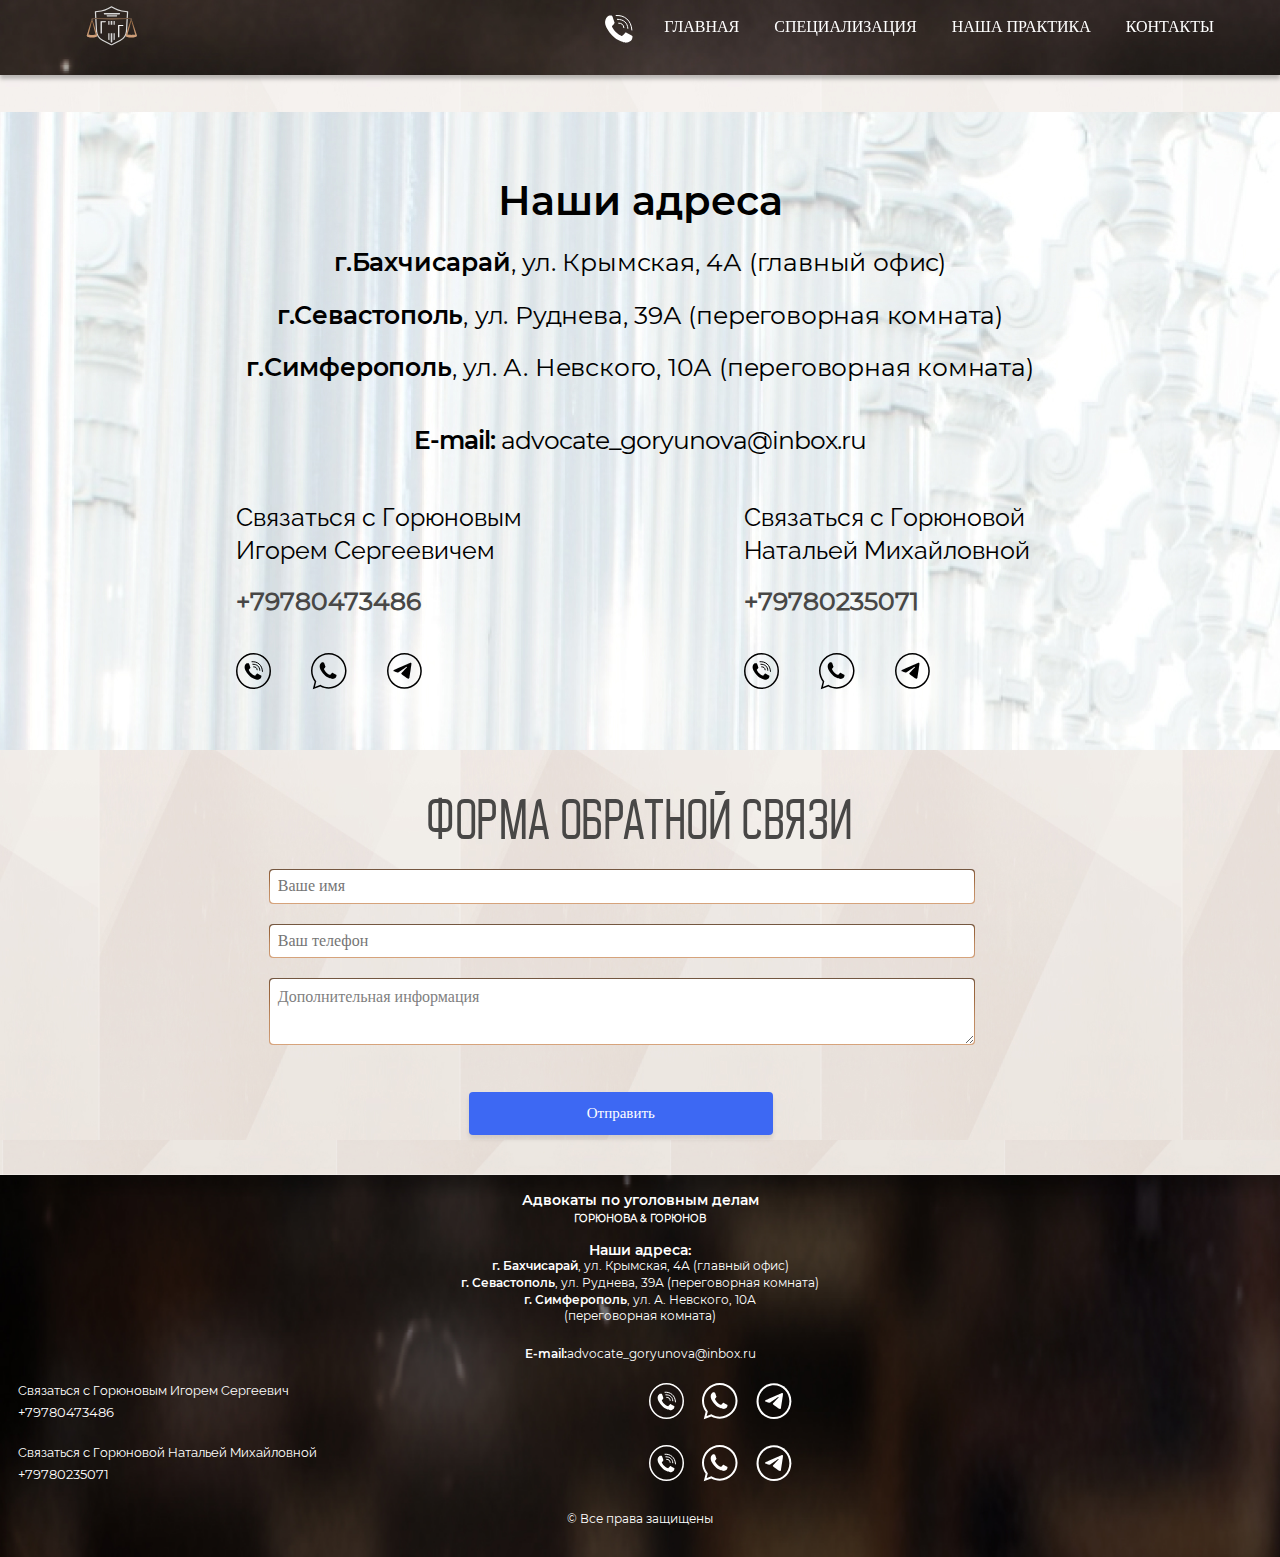
<file: contacts.html>
<!DOCTYPE html>
<html lang="en">
	<head>
		<meta charset="UTF-8" />
		<meta
			name="viewport"
			content="width=device-width, initial-scale=1.0" />
		<link
			rel="stylesheet"
			href="./css/normalize.css" />
		<link
			rel="stylesheet"
			href="./css/style.css" />
		<title>Контакты адвоката в Крыму</title>
		<script
			defer="defer"
			src="js/menu.js"></script>
	</head>
	<body>
		<div class="page__container">
			<header class="header">
				<nav class="nav">
					<div class="nav__wrap">
						<div class="nav__logo-wrap">
							<a
								href="#"
								class="link_type_clear">
								<svg
									width="55"
									height="46"
									viewBox="0 0 55 46"
									fill="none"
									xmlns="http://www.w3.org/2000/svg">
									<path
										d="M20.7778 7.9834H37.0741L36.7198 9.50406H21.1321L20.7778 7.9834Z"
										fill="#D9D9D9" />
									<path
										d="M23.6294 10.2646H34.222L33.8803 11.4051H23.9711L23.6294 10.2646Z"
										fill="#D9D9D9" />
									<path
										fill-rule="evenodd"
										clip-rule="evenodd"
										d="M43.9421 7.3522L38.7519 6.50626C36.34 6.11317 34.0173 5.34018 31.8832 4.22029L28.5082 2.44925L25.1331 4.22029C22.9989 5.34018 20.6763 6.11317 18.2644 6.50626L13.0741 7.3522L14.1569 26.2607C14.3593 29.7952 16.499 32.983 19.8184 34.6957L28.5181 39.1846L37.2031 34.6971C40.5196 32.9837 42.6567 29.7974 42.8592 26.265L43.9421 7.3522ZM12.1518 6.34473C11.9486 6.37784 11.804 6.54739 11.815 6.73953L12.9365 26.3216C13.1614 30.2488 15.5387 33.7908 19.227 35.6938L28.0253 40.2335C28.3322 40.3916 28.7047 40.3916 29.0115 40.2331L37.7952 35.6949C41.4801 33.791 43.8549 30.2507 44.0794 26.3259L45.2014 6.73953C45.2124 6.54739 45.0678 6.37784 44.8645 6.34473L38.9622 5.38279C36.6868 5.01194 34.4956 4.28267 32.4823 3.2262L28.7078 1.24558C28.5838 1.18051 28.4325 1.18051 28.3084 1.24558L24.534 3.22621C22.5207 4.28267 20.3294 5.01194 18.0541 5.38279L12.1518 6.34473Z"
										fill="#D9D9D9" />
									<path
										d="M17.5986 16.1948H22.8542V16.4657C22.8542 16.7223 22.7676 16.9314 22.5945 17.093C22.4315 17.245 22.2125 17.3211 21.9375 17.3211H18.8056V28.5122H17.5986V16.1948Z"
										fill="white" />
									<path
										d="M35.1172 19.9966H40.3727V20.2675C40.3727 20.5241 40.2862 20.7332 40.113 20.8947C39.9501 21.0468 39.7311 21.1228 39.4561 21.1228H36.3241V32.3139H35.1172V19.9966Z"
										fill="white" />
									<path
										fill-rule="evenodd"
										clip-rule="evenodd"
										d="M10.8179 12.9348C10.65 12.9343 10.4592 12.9343 10.2423 12.9343C8.34973 13.1381 7.89062 14.2476 8.4887 14.8408L3.7271 30.3941C3.69319 30.4568 3.67347 30.5268 3.66887 30.6045C3.66522 30.6359 3.66586 30.6668 3.67034 30.6969C3.75788 31.6774 6.11298 32.5412 9.00545 32.5412C11.9002 32.5412 14.2568 31.676 14.3407 30.6945C14.3448 30.666 14.3454 30.6367 14.3422 30.607C14.3378 30.5279 14.3179 30.457 14.2834 30.3935L9.63457 15.2151C9.9928 15.2102 10.4144 15.1312 10.8924 14.9522C10.1096 14.9522 9.32694 14.1281 9.87193 13.7193L10.2845 13.7376L28.9543 14.8181L29.0004 14.8153L29.1957 14.8266L43.7503 13.9299L47.0389 13.7325L47.562 13.7091C48.1177 14.1173 47.3249 14.9436 46.5321 14.9436C46.933 15.0922 47.2947 15.1718 47.6133 15.1974L42.6462 30.3816C42.6055 30.4516 42.5839 30.5305 42.5827 30.6194C42.5819 30.633 42.5823 30.6466 42.5835 30.66C42.6364 31.6506 45.1693 32.5289 48.2864 32.5289C51.4026 32.5289 53.9355 31.6507 53.9893 30.6601C53.9901 30.6466 53.9905 30.633 53.9897 30.6192C53.9884 30.5304 53.9669 30.4515 53.9265 30.3815L48.8649 14.9168C49.6109 14.3518 49.199 13.1397 47.1896 12.9258C47.0605 12.9258 46.9407 12.9258 46.8295 12.9259L10.8179 12.9348ZM48.6302 16.8029L48.312 15.83L44.3785 29.8703C45.0222 29.8387 45.8065 29.8503 46.6775 29.8632C47.1876 29.8708 47.7278 29.8788 48.2864 29.8788C48.8449 29.8788 49.3843 29.8708 49.8948 29.8632C50.8107 29.8496 51.6312 29.8375 52.2928 29.8755L48.6302 16.8029ZM48.209 15.9805L48.2884 15.7585L48.2851 15.7483L48.209 15.9805ZM9.62561 17.9527L9.00631 15.9306L5.34844 29.8826C5.95079 29.8509 6.68482 29.8626 7.49976 29.8755H7.50016C7.97756 29.883 8.48271 29.891 9.00545 29.891C9.52816 29.891 10.0333 29.883 10.5107 29.8755C11.3678 29.8619 12.1357 29.8498 12.7547 29.8878L9.62561 17.9527Z"
										fill="url(#paint0_linear_912_1279)" />
									<mask
										id="mask0_912_1279"
										style="mask-type: luminance"
										maskUnits="userSpaceOnUse"
										x="3"
										y="12"
										width="51"
										height="21">
										<path
											fill-rule="evenodd"
											clip-rule="evenodd"
											d="M10.8179 12.9348C10.65 12.9343 10.4592 12.9343 10.2423 12.9343C8.34973 13.1381 7.89062 14.2476 8.4887 14.8408L3.7271 30.3941C3.69319 30.4568 3.67347 30.5268 3.66887 30.6045C3.66522 30.6359 3.66586 30.6668 3.67034 30.6969C3.75788 31.6774 6.11298 32.5412 9.00545 32.5412C11.9002 32.5412 14.2568 31.676 14.3407 30.6945C14.3448 30.666 14.3454 30.6367 14.3422 30.607C14.3378 30.5279 14.3179 30.457 14.2834 30.3935L9.63457 15.2151C9.9928 15.2102 10.4144 15.1312 10.8924 14.9522C10.1096 14.9522 9.32694 14.1281 9.87193 13.7193L10.2845 13.7376L28.9543 14.8181L29.0004 14.8153L29.1957 14.8266L43.7503 13.9299L47.0389 13.7325L47.562 13.7091C48.1177 14.1173 47.3249 14.9436 46.5321 14.9436C46.933 15.0922 47.2947 15.1718 47.6133 15.1974L42.6462 30.3816C42.6055 30.4516 42.5839 30.5305 42.5827 30.6194C42.5819 30.633 42.5823 30.6466 42.5835 30.66C42.6364 31.6506 45.1693 32.5289 48.2864 32.5289C51.4026 32.5289 53.9355 31.6507 53.9893 30.6601C53.9901 30.6466 53.9905 30.633 53.9897 30.6192C53.9884 30.5304 53.9669 30.4515 53.9265 30.3815L48.8649 14.9168C49.6109 14.3518 49.199 13.1397 47.1896 12.9258C47.0605 12.9258 46.9407 12.9258 46.8295 12.9259L10.8179 12.9348ZM48.6302 16.8029L48.312 15.83L44.3785 29.8703C45.0222 29.8387 45.8065 29.8503 46.6775 29.8632C47.1876 29.8708 47.7278 29.8788 48.2864 29.8788C48.8449 29.8788 49.3843 29.8708 49.8948 29.8632C50.8107 29.8496 51.6312 29.8375 52.2928 29.8755L48.6302 16.8029ZM48.209 15.9805L48.2884 15.7585L48.2851 15.7483L48.209 15.9805ZM9.62561 17.9527L9.00631 15.9306L5.34844 29.8826C5.95079 29.8509 6.68482 29.8626 7.49976 29.8755H7.50016C7.97756 29.883 8.48271 29.891 9.00545 29.891C9.52816 29.891 10.0333 29.883 10.5107 29.8755C11.3678 29.8619 12.1357 29.8498 12.7547 29.8878L9.62561 17.9527Z"
											fill="white" />
									</mask>
									<g mask="url(#mask0_912_1279)">
										<path
											d="M10.2425 12.9343V12.896L10.2379 12.8965L10.2425 12.9343ZM8.48891 14.8407L8.52806 14.8512L8.53442 14.8304L8.51857 14.8147L8.48891 14.8407ZM3.72731 30.394L3.76369 30.4112L3.76543 30.408L3.76649 30.4045L3.72731 30.394ZM3.66908 30.6045L3.70964 30.6086L3.70976 30.6066L3.66908 30.6045ZM3.67055 30.6968L3.71122 30.6936L3.71091 30.6916L3.67055 30.6968ZM14.3409 30.6944L14.3005 30.6894L14.3004 30.6914L14.3409 30.6944ZM14.3424 30.6069L14.3016 30.6089L14.3018 30.6108L14.3424 30.6069ZM14.2836 30.3934L14.2445 30.4038L14.2455 30.4073L14.2473 30.4105L14.2836 30.3934ZM9.63478 15.215L9.63421 15.177L9.581 15.1777L9.59563 15.2254L9.63478 15.215ZM10.8926 14.9521L10.9078 14.9874L10.8926 14.9141V14.9521ZM9.87214 13.7193L9.87409 13.6813L9.85865 13.6806L9.84663 13.6897L9.87214 13.7193ZM10.2847 13.7375L10.2872 13.6996L10.2866 13.6995L10.2847 13.7375ZM28.9545 14.818L28.9519 14.8562L28.9571 14.8559L28.9545 14.818ZM29.0006 14.8152L29.0031 14.777L28.998 14.7773L29.0006 14.8152ZM29.196 14.8265L29.1934 14.8648L29.1986 14.8645L29.196 14.8265ZM47.0391 13.7324L47.0375 13.6944L47.0367 13.6944L47.0391 13.7324ZM47.5622 13.709L47.5871 13.6791L47.5752 13.6703L47.5602 13.671L47.5622 13.709ZM46.5323 14.9436V14.9055L46.5172 14.9789L46.5323 14.9436ZM47.6135 15.1974L47.6527 15.2085L47.6673 15.1635L47.6172 15.1595L47.6135 15.1974ZM42.6464 30.3815L42.6823 30.3996L42.6839 30.3962L42.6851 30.3926L42.6464 30.3815ZM42.5829 30.6193L42.6236 30.6207V30.6198L42.5829 30.6193ZM42.5837 30.6599L42.6244 30.658L42.624 30.6572L42.5837 30.6599ZM53.9895 30.66L53.9487 30.6573V30.6581L53.9895 30.66ZM53.9899 30.6191L53.9491 30.6197L53.9495 30.6205L53.9899 30.6191ZM53.9267 30.3815L53.8876 30.3926L53.8888 30.3962L53.8909 30.3995L53.9267 30.3815ZM48.8651 14.9168L48.8394 14.8872L48.8182 14.9034L48.8264 14.9279L48.8651 14.9168ZM47.1898 12.9257L47.1943 12.8877H47.1898V12.9257ZM46.8297 12.9258L46.8073 12.9576L46.8175 12.9638H46.8297V12.9258ZM46.8297 12.9258L46.8521 12.894L46.8419 12.8877H46.8297V12.9258ZM48.3122 15.8299L48.351 15.8188L48.309 15.6905L48.2727 15.8203L48.3122 15.8299ZM48.6304 16.8029L48.67 16.7932L48.6695 16.7918L48.6304 16.8029ZM44.3787 29.8702L44.3392 29.8606L44.325 29.9109L44.3808 29.9082L44.3787 29.8702ZM46.6777 29.8631L46.6769 29.9012H46.6777V29.8631ZM46.6777 29.8631L46.679 29.8251H46.6781L46.6777 29.8631ZM49.895 29.8631V29.8251H49.8942L49.895 29.8631ZM49.895 29.8631V29.9012H49.8958L49.895 29.8631ZM52.293 29.8755L52.2906 29.9134L52.3464 29.9167L52.3321 29.8659L52.293 29.8755ZM48.2886 15.7584L48.3273 15.7704L48.3314 15.7589L48.3277 15.7473L48.2886 15.7584ZM48.2092 15.9804L48.1705 15.9693L48.2479 15.9924L48.2092 15.9804ZM48.2854 15.7482L48.3245 15.7371L48.2854 15.618L48.2462 15.7371L48.2854 15.7482ZM9.00652 15.9306L9.04567 15.9201L9.00346 15.7822L8.96696 15.9215L9.00652 15.9306ZM9.62582 17.9526L9.66546 17.9436L9.66501 17.9422L9.62582 17.9526ZM5.34865 29.8825L5.30909 29.8734L5.29602 29.9233L5.35093 29.9204L5.34865 29.8825ZM7.49997 29.8754L7.49927 29.9134H7.49997V29.8754ZM7.49997 29.8754L7.50086 29.8374H7.50005L7.49997 29.8754ZM7.49997 29.8754L7.49927 29.9134H7.49997V29.8754ZM7.50037 29.8754L7.50086 29.8374H7.50005L7.50037 29.8754ZM10.511 29.8754V29.8374H10.5103L10.511 29.8754ZM10.511 29.8754L10.511 29.9134H10.5118L10.511 29.8754ZM10.511 29.8754V29.8374H10.5103L10.511 29.8754ZM12.7549 29.8877L12.7523 29.9256L12.8077 29.9291L12.7945 29.8787L12.7549 29.8877ZM10.2425 12.9723C10.4595 12.9723 10.6501 12.9723 10.8179 12.9728L10.8182 12.8967C10.6502 12.8962 10.4595 12.896 10.2425 12.896V12.9723ZM8.51857 14.8147C8.23367 14.5321 8.19871 14.1263 8.46532 13.7629C8.73299 13.3981 9.30796 13.0732 10.2472 12.972L10.2379 12.8965C9.28453 12.9992 8.68365 13.3308 8.3981 13.72C8.11153 14.1106 8.14607 14.5562 8.45921 14.8668L8.51857 14.8147ZM3.76649 30.4045L8.52806 14.8512L8.44971 14.8303L3.68814 30.3836L3.76649 30.4045ZM3.70976 30.6066C3.71407 30.5336 3.73248 30.4689 3.76369 30.4112L3.69094 30.3769C3.65432 30.4447 3.63329 30.5197 3.6284 30.6024L3.70976 30.6066ZM3.71091 30.6916C3.70688 30.6646 3.70636 30.6367 3.70964 30.6086L3.62858 30.6004C3.62457 30.6348 3.62526 30.669 3.6302 30.702L3.71091 30.6916ZM9.00566 32.5031C7.56332 32.5031 6.25644 32.2877 5.30066 31.9511C4.82261 31.7828 4.43419 31.5848 4.16061 31.3696C3.88662 31.1541 3.73184 30.9247 3.71122 30.6936L3.62996 30.7C3.65309 30.9592 3.82547 31.2055 4.1081 31.4277C4.39108 31.6503 4.78863 31.852 5.27186 32.0222C6.23863 32.3626 7.55554 32.5791 9.00566 32.5791V32.5031ZM14.3004 30.6914C14.2806 30.9227 14.1263 31.1523 13.8527 31.368C13.5795 31.5834 13.1911 31.7817 12.713 31.9503C11.757 32.2873 10.4492 32.5031 9.00566 32.5031V32.5791C10.4569 32.5791 11.7748 32.3623 12.7418 32.0214C13.2251 31.851 13.6226 31.6489 13.9053 31.4261C14.1876 31.2036 14.3594 30.9569 14.3816 30.6974L14.3004 30.6914ZM14.3018 30.6108C14.3048 30.6375 14.3042 30.6638 14.3005 30.6894L14.3814 30.6994C14.3858 30.668 14.3865 30.6357 14.3829 30.6031L14.3018 30.6108ZM14.2473 30.4105C14.279 30.469 14.2976 30.5347 14.3016 30.6089L14.3831 30.605C14.3785 30.521 14.3572 30.4449 14.32 30.3762L14.2473 30.4105ZM9.59563 15.2254L14.2445 30.4038L14.3228 30.3829L9.67397 15.2045L9.59563 15.2254ZM10.8774 14.9168C10.4032 15.0944 9.98658 15.1721 9.63421 15.177L9.63539 15.253C9.99949 15.248 10.426 15.1678 10.9078 14.9874L10.8774 14.9168ZM9.84663 13.6897C9.70009 13.7996 9.64114 13.9396 9.65096 14.0867C9.66061 14.2319 9.7368 14.3806 9.85295 14.5131C10.0849 14.7776 10.4872 14.9901 10.8926 14.9901V14.9141C10.5153 14.9141 10.1349 14.7146 9.91601 14.4649C9.80679 14.3403 9.74054 14.2063 9.73227 14.082C9.72413 13.9596 9.77171 13.8434 9.89768 13.7489L9.84663 13.6897ZM9.87022 13.7572L10.2828 13.7755L10.2866 13.6995L9.87409 13.6813L9.87022 13.7572ZM10.2822 13.7755L28.9519 14.8562L28.957 14.78L10.2872 13.6996L10.2822 13.7755ZM28.9571 14.8559L29.0032 14.8532L28.998 14.7773L28.9518 14.78L28.9571 14.8559ZM28.998 14.8532L29.1934 14.8648L29.1985 14.7886L29.0031 14.777L28.998 14.8532ZM29.1986 14.8645L43.7534 13.9677L43.7477 13.8919L29.1933 14.7886L29.1986 14.8645ZM43.7534 13.9677L47.042 13.7703L47.0367 13.6944L43.7477 13.8919L43.7534 13.9677ZM47.0411 13.7703L47.5638 13.747L47.5602 13.671L47.0375 13.6944L47.0411 13.7703ZM47.537 13.7389C47.6657 13.8334 47.7142 13.9496 47.7064 14.0719C47.6987 14.1961 47.6319 14.3303 47.5215 14.4552C47.3002 14.7053 46.9148 14.9055 46.5323 14.9055V14.9816C46.9425 14.9816 47.35 14.7686 47.5842 14.5035C47.7015 14.3708 47.7785 14.2218 47.7879 14.0764C47.7973 13.9289 47.7366 13.7888 47.5871 13.6791L47.537 13.7389ZM46.5172 14.9789C46.9214 15.1286 47.2872 15.2092 47.6103 15.2353L47.6172 15.1595C47.3031 15.1342 46.9454 15.0556 46.5474 14.9082L46.5172 14.9789ZM47.5748 15.1863L42.6073 30.3704L42.6851 30.3926L47.6527 15.2085L47.5748 15.1863ZM42.6106 30.3635C42.5666 30.4392 42.5434 30.5242 42.5421 30.6188L42.6236 30.6198C42.6248 30.5366 42.6448 30.4638 42.6823 30.3996L42.6106 30.3635ZM42.5421 30.6179C42.5413 30.633 42.5417 30.6479 42.5429 30.6626L42.624 30.6572C42.6232 30.6451 42.6232 30.6329 42.6236 30.6207L42.5421 30.6179ZM42.5429 30.6618C42.5572 30.9249 42.7352 31.1746 43.0331 31.3994C43.3317 31.6247 43.7554 31.8291 44.2724 32.0017C45.3072 32.3468 46.7246 32.5669 48.2866 32.5669V32.4908C46.7315 32.4908 45.3239 32.2717 44.3001 31.9301C43.7876 31.7592 43.3732 31.5583 43.0844 31.3403C42.7951 31.1219 42.6367 30.8902 42.6244 30.658L42.5429 30.6618ZM48.2866 32.5669C49.8482 32.5669 51.2655 32.3469 52.3004 32.0017C52.8174 31.8292 53.2411 31.6248 53.5397 31.3995C53.8375 31.1747 54.0159 30.925 54.0298 30.6619L53.9487 30.6581C53.9361 30.8903 53.7776 31.122 53.4884 31.3404C53.1995 31.5584 52.7852 31.7593 52.2727 31.9301C51.2488 32.2718 49.8413 32.4908 48.2866 32.4908V32.5669ZM54.0298 30.6628C54.031 30.648 54.0314 30.6329 54.0306 30.6178L53.9495 30.6205C53.95 30.6329 53.9495 30.6451 53.9487 30.6573L54.0298 30.6628ZM54.0306 30.6186C54.0294 30.5241 54.0062 30.4392 53.9626 30.3634L53.8909 30.3995C53.9279 30.4637 53.9479 30.5365 53.9491 30.6197L54.0306 30.6186ZM53.9654 30.3704L48.9042 14.9056L48.8264 14.9279L53.8876 30.3926L53.9654 30.3704ZM48.8908 14.9463C49.2798 14.6515 49.3666 14.1861 49.0957 13.7698C48.8256 13.3558 48.2063 12.9954 47.1943 12.8877L47.1854 12.9635C48.1827 13.0697 48.7738 13.4227 49.026 13.8093C49.2766 14.1939 49.1963 14.617 48.8394 14.8872L48.8908 14.9463ZM47.1898 12.8877C47.0607 12.8877 46.9409 12.8876 46.8297 12.8877V12.9638C46.9409 12.9637 47.0607 12.9637 47.1898 12.9637V12.8877ZM46.8297 12.8877L10.8182 12.8967L10.8179 12.9728L46.8297 12.9638V12.8877ZM48.2731 15.841L48.5917 16.814L48.6695 16.7918L48.351 15.8188L48.2731 15.841ZM44.4178 29.8798L48.3514 15.8395L48.2727 15.8203L44.3392 29.8606L44.4178 29.8798ZM46.6781 29.8251C45.8079 29.8122 45.022 29.8006 44.3763 29.8323L44.3808 29.9082C45.0228 29.8767 45.8055 29.8882 46.6769 29.9012L46.6781 29.8251ZM46.679 29.8251H46.6781L46.6769 29.9012L46.679 29.8251ZM48.2866 29.8407C47.7284 29.8407 47.189 29.8327 46.679 29.8251L46.6769 29.9012C47.187 29.9087 47.7276 29.9167 48.2866 29.9167V29.8407ZM49.8942 29.8251C49.3841 29.8327 48.8447 29.8407 48.2866 29.8407V29.9167C48.8451 29.9167 49.3858 29.9087 49.8958 29.9012L49.8942 29.8251ZM49.895 29.8251H49.8942L49.8958 29.9012L49.895 29.8251ZM52.2955 29.8375C51.6322 29.7994 50.8105 29.8116 49.895 29.8251L49.8958 29.9012C50.8125 29.8876 51.631 29.8755 52.2906 29.9134L52.2955 29.8375ZM48.5909 16.8125L52.2535 29.8851L52.3321 29.8659L48.67 16.7932L48.5909 16.8125ZM48.2499 15.7464L48.1709 15.9684L48.2479 15.9924L48.3273 15.7704L48.2499 15.7464ZM48.2462 15.7593L48.2499 15.7695L48.3277 15.7473L48.3245 15.7371L48.2462 15.7593ZM48.2483 15.9915L48.3245 15.7593L48.2462 15.7371L48.1705 15.9693L48.2483 15.9915ZM8.96733 15.941L9.58667 17.9631L9.66501 17.9422L9.04567 15.9201L8.96733 15.941ZM5.38825 29.8915L9.04608 15.9396L8.96696 15.9215L5.30909 29.8734L5.38825 29.8915ZM7.50086 29.8374C6.68642 29.8245 5.95052 29.8128 5.34637 29.8445L5.35093 29.9204C5.95149 29.8889 6.68385 29.9005 7.49927 29.9134L7.50086 29.8374ZM7.50005 29.8374L7.49997 29.9134H7.50037L7.50005 29.8374ZM9.00566 29.8529C8.48333 29.8529 7.9783 29.8449 7.50086 29.8374L7.49927 29.9134C7.97663 29.921 8.48255 29.9289 9.00566 29.9289V29.8529ZM10.5103 29.8374C10.0328 29.8449 9.528 29.8529 9.00566 29.8529V29.9289C9.52877 29.9289 10.0345 29.921 10.5118 29.9134L10.5103 29.8374ZM12.7576 29.8498C12.1365 29.8116 11.3674 29.8238 10.511 29.8374L10.5118 29.9134C11.3695 29.8998 12.1353 29.8877 12.7523 29.9256L12.7576 29.8498ZM9.58626 17.9617L12.7154 29.8967L12.7945 29.8787L9.66546 17.9436L9.58626 17.9617Z"
											fill="#C9C8B5" />
									</g>
									<path
										d="M30.5557 28.1323H31.7779V34.6988L30.5557 35.3555V28.1323Z"
										fill="#D9D9D9" />
									<path
										d="M30.5557 15.9668H31.7779V19.7684H31.1668H30.5557V15.9668Z"
										fill="#D9D9D9" />
									<path
										d="M26.4815 28.1323H25.2593V34.6988L26.4815 35.3555V28.1323Z"
										fill="#D9D9D9" />
									<path
										d="M26.4815 15.9668H25.2593V19.7684L26.4815 19.7608V15.9668Z"
										fill="#D9D9D9" />
									<path
										d="M27.7036 28.1323H28.5184H29.3332V36.9576L28.5184 37.6365L27.7036 36.9576V28.1323Z"
										fill="#D9D9D9" />
									<path
										d="M27.7036 15.9668H29.3332V19.7684H28.4125H27.7036V15.9668Z"
										fill="#D9D9D9" />
									<defs>
										<linearGradient
											id="paint0_linear_912_1279"
											x1="28.8283"
											y1="12.9258"
											x2="28.8283"
											y2="32.5412"
											gradientUnits="userSpaceOnUse">
											<stop
												stop-color="#715641"
												offset="0.14" />
											<stop
												offset="0.14"
												stop-color="#95633C" />
											<stop
												offset="0.3"
												stop-color="#9E6940" />
											<stop
												offset="0.44"
												stop-color="#AD7A52" />
											<stop
												offset="0.6"
												stop-color="#BF8A60" />
											<stop
												offset="0.75"
												stop-color="#C28E66" />
											<stop
												offset="0.9"
												stop-color="#CD9B75" />
											<stop
												offset="1"
												stop-color="#D7A47C" />
										</linearGradient>
									</defs>
								</svg>
							</a>
						</div>
						<div class="nav__menu-wrap">
							<div class="nav__contact-wrap">
								<a
									href="tel:+79780473486"
									class="link_type_clear">
									<svg
										width="30"
										height="30"
										viewBox="0 0 30 30"
										fill="none"
										xmlns="http://www.w3.org/2000/svg">
										<path
											d="M28.4467 23.1601C28.288 22.8619 27.8363 22.662 27.1632 22.277C26.4888 21.8919 23.1739 20.0239 22.5532 19.7583C21.9306 19.492 21.4738 19.3501 20.9739 20.0181C20.4739 20.6868 19.0588 22.174 18.6281 22.6141C18.1979 23.0556 17.7909 23.0912 17.1165 22.7055C16.4434 22.3204 14.2515 21.4632 11.7354 18.9542C9.77761 17.0018 8.51247 14.6555 8.14665 13.9381C7.7814 13.2219 8.16377 12.8671 8.52912 12.5411C8.85867 12.2474 9.26775 11.7698 9.6364 11.3844C10.0064 10.9985 10.1376 10.7165 10.393 10.2659C10.651 9.81613 10.5577 9.40508 10.4029 9.04758C10.2494 8.69144 9.0516 5.2019 8.55153 3.7811C8.05139 2.36159 7.46201 2.56055 7.05695 2.53803C6.65317 2.51558 6.19375 2.43177 5.73175 2.40608C5.26974 2.38039 4.50885 2.5122 3.83491 3.17058C3.16157 3.82963 1.2786 5.40791 1.08913 8.81965C0.899621 12.232 3.1987 15.667 3.5205 16.1483C3.84103 16.6296 7.88618 24.1069 14.7773 27.2755C21.6691 30.4427 21.7205 29.5167 22.9978 29.4712C24.2738 29.4263 27.1901 28.022 27.8597 26.4358C28.5257 24.8468 28.6028 23.4588 28.4467 23.1601Z"
											fill="white" />
										<path
											d="M19.8854 14.6785C19.5049 11.5943 17.7637 10.0951 14.6606 10.1621"
											stroke="white"
											stroke-linecap="round"
											stroke-linejoin="round" />
										<path
											d="M23.848 15.3684C23.716 12.6792 22.7207 10.4999 20.8522 8.82267C18.9838 7.1454 16.5067 6.31878 13.4019 6.33545"
											stroke="white"
											stroke-linecap="round"
											stroke-linejoin="round" />
										<path
											d="M27.8891 17.0323C27.5016 12.2105 25.8138 8.52629 22.8324 5.95201C19.8518 3.38674 16.2825 2.23342 12.1436 2.50879"
											stroke="white"
											stroke-linecap="round"
											stroke-linejoin="round" />
									</svg>
								</a>
							</div>
							<div class="hamb">
								<a
									class="hamb__field"
									id="hamb">
									<svg
										width="40"
										height="22"
										viewBox="0 0 40 22"
										fill="none"
										xmlns="http://www.w3.org/2000/svg">
										<path
											d="M1 1H38.5"
											stroke="white"
											stroke-width="2"
											stroke-linecap="round" />
										<path
											d="M8 11L39 11"
											stroke="white"
											stroke-width="2"
											stroke-linecap="round" />
										<path
											d="M15.5 21L39 21"
											stroke="white"
											stroke-width="2"
											stroke-linecap="round" />
									</svg>
								</a>
							</div>
							<ul
								class="menu"
								id="menu">
								<li><a href="index.html">Главная</a></li>
								<li><a href="specializations.html">Специализация</a></li>
								<li><a href="practice.html">Наша практика</a></li>
								<li><a href="contacts.html">Контакты</a></li>
							</ul>
							<ul class="nav__menu-list_type_desktop">
								<li class="nav__menu-item">
									<a
										href="index.html"
										class="link_type_clear"
										>главная</a
									>
								</li>
								<li class="nav__menu-item">
									<a
										href="specializations.html"
										class="nav_type_clear"
										>специализация</a
									>
								</li>
								<li class="nav__menu-item">
									<a
										href="practice.html"
										class="nav_type_clear"
										>наша практика</a
									>
								</li>
								<li class="nav__menu-item">
									<a
										href="contacts.html"
										class="nav_type_clear"
										>контакты</a
									>
								</li>
							</ul>
						</div>
					</div>
				</nav>
				<div
					class="popup"
					id="popup">
					<div class="popup__container">
						<a
							href="#"
							class="popup__btn">
							<svg
								width="17"
								height="16"
								viewBox="0 0 17 16"
								fill="none"
								xmlns="http://www.w3.org/2000/svg">
								<path
									d="M1 1L16.5 15.5M1 15.5L16.5 1"
									stroke="black"
									stroke-linecap="round" />
							</svg>
						</a>
					</div>
				</div>
			</header>
			<main class="main">
				<section class="section__main-content section__main-content_page_contacts">
					<div class="contacts contacts-main">
						<div class="contacts-main__wrap">
							<div class="contacts-main__header">
								<div class="double-title__wrap">
									<div class="double-title__primary-wrap">
										<span class="double-title__primary-deco_type_left double-title__primary-deco_section_contacts-left"></span>
										<h1 class="double-title__primary-title oswald">Контакты</h1>
										<span class="double-title__primary-deco_type_right double-title__primary-deco_section_contacts-right"></span>
									</div>
									<div class="double-title__secondary-wrap">
										<span class="double-title__secondary-title oswald">Контакты</span>
									</div>
								</div>
							</div>
							<div class="contacts-main__content">
								<div class="contacts-main__content-title">
									<span class="contacts-main__content-subtitle montserat__semi-bold">Наши адреса</span>
								</div>
								<div class="contacts-main__content-item">
									<span class="contacts-main__content-subtitle_type_bold montserat__semi-bold">г.Бахчисарай</span
									><span class="contacts-main__content-subtitle_type_normal montserat">, ул. Крымская, 4А (главный офис)</span>
								</div>
								<div class="contacts-main__content-item">
									<span class="contacts-main__content-subtitle_type_bold montserat__semi-bold">г.Севастополь</span
									><span class="contacts-main__content-subtitle_type_normal montserat"
										>, ул. Руднева, 39А (переговорная комната)</span
									>
								</div>
								<div class="contacts-main__content-item">
									<span class="contacts-main__content-subtitle_type_bold montserat__semi-bold">г.Симферополь</span
									><span class="contacts-main__content-subtitle_type_normal montserat"
										>, ул. А. Невского, 10А (переговорная комната)</span
									>
								</div>
								<div class="contacts-main__content-item_type_mail">
									<span class="contacts-main__content-subtitle_type_bold montserat__semi-bold">E-mail:</span
									><span class="contacts-main__content-subtitle_type_normal montserat"> advocate_goryunova@inbox.ru</span>
								</div>
								<ul class="contacts-main__messangers-list">
									<li class="contacts-main__messangers-item">
										<div class="contacts-main__sub-item">
											<div class="contacts-main__sub-block">
												<span class="contacts-main__item-line raleway">Связаться с Горюновым Игорем Сергеевичем</span>
												<span class="contacts-main__item-line contacts-main__item-line_type_phone montserat">+79780473486</span>
											</div>
										</div>
										<ul class="contacts-main__sub-item_type_messangers-list">
											<li class="contact-main__sub-messanger">
												<a
													href="tel:+79780473486"
													class="contacts-item__contact-link">
													<svg
														width="35"
														height="36"
														viewBox="0 0 35 36"
														fill="none"
														xmlns="http://www.w3.org/2000/svg">
														<path
															d="M34.25 18C34.25 27.547 26.731 35.25 17.5 35.25C8.26901 35.25 0.75 27.547 0.75 18C0.75 8.45303 8.26901 0.75 17.5 0.75C26.731 0.75 34.25 8.45303 34.25 18Z"
															stroke="black"
															stroke-width="1.5" />
														<path
															d="M21.1609 16.8249C20.9072 14.7688 19.7465 13.7693 17.6777 13.814"
															stroke="black"
															stroke-linecap="round"
															stroke-linejoin="round" />
														<path
															d="M23.803 17.2849C23.715 15.4921 23.0514 14.0393 21.8058 12.9211C20.5602 11.8029 18.9087 11.2518 16.8389 11.2629"
															stroke="black"
															stroke-linecap="round"
															stroke-linejoin="round" />
														<path
															d="M26.497 18.3943C26.2387 15.1797 25.1135 12.7236 23.1259 11.0074C21.1388 9.29721 18.7593 8.52833 16 8.71191"
															stroke="black"
															stroke-linecap="round"
															stroke-linejoin="round" />
														<path
															d="M25.379 22.7667C25.281 22.5846 25.004 22.4637 24.591 22.2302C24.1772 21.9966 22.1433 20.8638 21.7627 20.7032C21.381 20.5422 21.1011 20.4568 20.7977 20.8679C20.4943 21.2794 19.6341 22.1955 19.3722 22.4667C19.1106 22.7388 18.8618 22.762 18.448 22.528C18.035 22.2945 16.6915 21.777 15.1439 20.2485C13.9397 19.0592 13.1577 17.6261 12.9315 17.1878C12.7056 16.7502 12.9382 16.5315 13.1605 16.3305C13.361 16.1494 13.6095 15.8553 13.8336 15.6179C14.0585 15.3801 14.1378 15.2069 14.2924 14.9299C14.4486 14.6534 14.3901 14.4019 14.2942 14.1834C14.1991 13.9657 13.4543 11.8319 13.1435 10.9631C12.8326 10.0952 12.4729 10.2191 12.225 10.2068C11.978 10.1944 11.6968 10.1447 11.4141 10.1306C11.1315 10.1165 10.6666 10.1999 10.2567 10.6056C9.84721 11.0118 8.70113 11.9855 8.59721 14.0765C8.49328 16.168 9.9114 18.2645 10.1099 18.5583C10.3076 18.852 12.8078 23.4192 17.0334 25.3363C21.2595 27.2527 21.2877 26.6851 22.0687 26.6528C22.8489 26.6207 24.6276 25.7501 25.0316 24.7759C25.4333 23.7999 25.4755 22.9492 25.379 22.7667Z"
															fill="black" />
													</svg>
												</a>
											</li>
											<li class="contact-main__sub-messanger">
												<a
													target="_blank"
													href="https://wa.me/+79780473486"
													class="contacts-item__contact-link">
													<svg
														width="36"
														height="37"
														viewBox="0 0 36 37"
														fill="none"
														xmlns="http://www.w3.org/2000/svg">
														<mask
															id="path-1-inside-1_1094_3552"
															fill="white">
															<path
																fill-rule="evenodd"
																clip-rule="evenodd"
																d="M17.7715 35.6312C27.5864 35.6312 35.543 27.6549 35.543 17.8156C35.543 7.97632 27.5864 0 17.7715 0C7.95657 0 0 7.97632 0 17.8156C0 21.8906 1.36478 25.6461 3.66112 28.6478L1.75631 36.34L9.3283 33.496C11.8398 34.858 14.7156 35.6312 17.7715 35.6312Z" />
														</mask>
														<path
															d="M3.66112 28.6478L5.11714 29.0083L5.29037 28.3088L4.85247 27.7364L3.66112 28.6478ZM1.75631 36.34L0.300284 35.9794L-0.384922 38.7465L2.28372 37.7442L1.75631 36.34ZM9.3283 33.496L10.0433 32.1774L9.44165 31.8512L8.80089 32.0918L9.3283 33.496ZM34.043 17.8156C34.043 26.83 26.7545 34.1312 17.7715 34.1312V37.1312C28.4184 37.1312 37.043 28.4798 37.043 17.8156H34.043ZM17.7715 1.5C26.7545 1.5 34.043 8.80124 34.043 17.8156H37.043C37.043 7.1514 28.4184 -1.5 17.7715 -1.5V1.5ZM1.5 17.8156C1.5 8.80124 8.7885 1.5 17.7715 1.5V-1.5C7.12464 -1.5 -1.5 7.1514 -1.5 17.8156H1.5ZM4.85247 27.7364C2.7495 24.9875 1.5 21.5501 1.5 17.8156H-1.5C-1.5 22.2311 -0.0199423 26.3048 2.46976 29.5592L4.85247 27.7364ZM3.21233 36.7005L5.11714 29.0083L2.20509 28.2872L0.300284 35.9794L3.21233 36.7005ZM8.80089 32.0918L1.2289 34.9358L2.28372 37.7442L9.85571 34.9003L8.80089 32.0918ZM17.7715 34.1312C14.9716 34.1312 12.3409 33.4234 10.0433 32.1774L8.61326 34.8147C11.3387 36.2926 14.4596 37.1312 17.7715 37.1312V34.1312Z"
															fill="black"
															mask="url(#path-1-inside-1_1094_3552)" />
														<path
															d="M25.4704 21.9396C25.3723 21.7575 25.0953 21.6366 24.6823 21.403C24.2685 21.1695 22.2346 20.0366 21.854 19.8761C21.4723 19.715 21.1924 19.6297 20.889 20.0408C20.5856 20.4522 19.7254 21.3684 19.4635 21.6396C19.2019 21.9116 18.9531 21.9349 18.5394 21.7009C18.1263 21.4673 16.7828 20.9498 15.2352 19.4214C14.031 18.232 13.249 16.7989 13.0228 16.3606C12.7969 15.9231 13.0295 15.7043 13.2518 15.5033C13.4523 15.3222 13.7008 15.0282 13.9249 14.7908C14.1498 14.553 14.2291 14.3797 14.3838 14.1028C14.54 13.8263 14.4814 13.5748 14.3855 13.3563C14.2904 13.1386 13.5456 11.0048 13.2348 10.136C12.9239 9.26801 12.5642 9.39198 12.3164 9.37961C12.0693 9.36727 11.7881 9.31754 11.5054 9.30342C11.2228 9.2893 10.7579 9.37274 10.348 9.7785C9.93852 10.1847 8.79244 11.1583 8.68852 13.2494C8.58458 15.3408 10.0027 17.4373 10.2012 17.7311C10.3989 18.0249 12.8991 22.592 17.1247 24.5091C21.3508 26.4255 21.379 25.858 22.16 25.8256C22.9402 25.7936 24.7189 24.9229 25.1229 23.9487C25.5246 22.9728 25.5669 22.122 25.4704 21.9396Z"
															fill="black" />
													</svg>
												</a>
											</li>
											<li class="contact-main__sub-messanger">
												<a
													target="_blank"
													href="https://t.me/goryunovs_lawyers"
													class="contacts-item__contact-link">
													<svg
														width="35"
														height="36"
														viewBox="0 0 35 36"
														fill="none"
														xmlns="http://www.w3.org/2000/svg">
														<mask
															id="path-1-inside-1_1094_3546"
															fill="white">
															<path
																d="M34.8311 17.9064C34.8311 27.7959 27.0339 35.8129 17.4156 35.8129C7.79721 35.8129 0 27.7959 0 17.9064C0 8.01698 7.79721 0 17.4156 0C27.0339 0 34.8311 8.01698 34.8311 17.9064Z" />
														</mask>
														<path
															d="M33.3311 17.9064C33.3311 27.007 26.1664 34.3129 17.4156 34.3129V37.3129C27.9014 37.3129 36.3311 28.5847 36.3311 17.9064H33.3311ZM17.4156 34.3129C8.66467 34.3129 1.5 27.007 1.5 17.9064H-1.5C-1.5 28.5847 6.92975 37.3129 17.4156 37.3129V34.3129ZM1.5 17.9064C1.5 8.80583 8.66467 1.5 17.4156 1.5V-1.5C6.92975 -1.5 -1.5 7.22814 -1.5 17.9064H1.5ZM17.4156 1.5C26.1664 1.5 33.3311 8.80583 33.3311 17.9064H36.3311C36.3311 7.22814 27.9014 -1.5 17.4156 -1.5V1.5Z"
															fill="black"
															mask="url(#path-1-inside-1_1094_3546)" />
														<path
															d="M7.56057 16.7044C7.56057 16.7044 15.5215 13.192 18.2826 11.9553C19.341 11.4606 22.9303 9.87758 22.9303 9.87758C22.9303 9.87758 24.5869 9.18501 24.4489 10.867C24.4028 11.5595 24.0347 13.9836 23.6666 16.6054C23.1144 20.3157 22.5161 24.3722 22.5161 24.3722C22.5161 24.3722 22.4241 25.51 21.6418 25.7078C20.8595 25.9057 19.571 25.0153 19.341 24.8174C19.1569 24.669 15.8897 22.4428 14.6932 21.3545C14.3711 21.0577 14.003 20.4641 14.7392 19.7715C16.3959 18.139 18.3746 16.1107 19.571 14.8245C20.1232 14.2309 20.6755 12.8458 18.3746 14.5277C15.1074 16.9517 11.8862 19.2273 11.8862 19.2273C11.8862 19.2273 11.1499 19.722 9.76939 19.2768C8.38887 18.8316 6.77827 18.2379 6.77827 18.2379C6.77827 18.2379 5.67386 17.4959 7.56057 16.7044Z"
															fill="black" />
													</svg>
												</a>
											</li>
										</ul>
									</li>
									<li class="contacts-main__messangers-item">
										<div class="contacts-main__sub-item">
											<div class="contacts-main__sub-block">
												<span class="contacts-main__item-line raleway">Связаться с Горюновой Натальей Михайловной</span>
												<span class="contacts-main__item-line contacts-main__item-line_type_phone montserat">+79780235071</span>
											</div>
										</div>
										<ul class="contacts-main__sub-item_type_messangers-list">
											<li class="contact-main__sub-messanger">
												<a
													href="tel:+79780235071"
													class="contacts-item__contact-link">
													<svg
														width="35"
														height="36"
														viewBox="0 0 35 36"
														fill="none"
														xmlns="http://www.w3.org/2000/svg">
														<path
															d="M34.25 18C34.25 27.547 26.731 35.25 17.5 35.25C8.26901 35.25 0.75 27.547 0.75 18C0.75 8.45303 8.26901 0.75 17.5 0.75C26.731 0.75 34.25 8.45303 34.25 18Z"
															stroke="black"
															stroke-width="1.5" />
														<path
															d="M21.1609 16.8249C20.9072 14.7688 19.7465 13.7693 17.6777 13.814"
															stroke="black"
															stroke-linecap="round"
															stroke-linejoin="round" />
														<path
															d="M23.803 17.2849C23.715 15.4921 23.0514 14.0393 21.8058 12.9211C20.5602 11.8029 18.9087 11.2518 16.8389 11.2629"
															stroke="black"
															stroke-linecap="round"
															stroke-linejoin="round" />
														<path
															d="M26.497 18.3943C26.2387 15.1797 25.1135 12.7236 23.1259 11.0074C21.1388 9.29721 18.7593 8.52833 16 8.71191"
															stroke="black"
															stroke-linecap="round"
															stroke-linejoin="round" />
														<path
															d="M25.379 22.7667C25.281 22.5846 25.004 22.4637 24.591 22.2302C24.1772 21.9966 22.1433 20.8638 21.7627 20.7032C21.381 20.5422 21.1011 20.4568 20.7977 20.8679C20.4943 21.2794 19.6341 22.1955 19.3722 22.4667C19.1106 22.7388 18.8618 22.762 18.448 22.528C18.035 22.2945 16.6915 21.777 15.1439 20.2485C13.9397 19.0592 13.1577 17.6261 12.9315 17.1878C12.7056 16.7502 12.9382 16.5315 13.1605 16.3305C13.361 16.1494 13.6095 15.8553 13.8336 15.6179C14.0585 15.3801 14.1378 15.2069 14.2924 14.9299C14.4486 14.6534 14.3901 14.4019 14.2942 14.1834C14.1991 13.9657 13.4543 11.8319 13.1435 10.9631C12.8326 10.0952 12.4729 10.2191 12.225 10.2068C11.978 10.1944 11.6968 10.1447 11.4141 10.1306C11.1315 10.1165 10.6666 10.1999 10.2567 10.6056C9.84721 11.0118 8.70113 11.9855 8.59721 14.0765C8.49328 16.168 9.9114 18.2645 10.1099 18.5583C10.3076 18.852 12.8078 23.4192 17.0334 25.3363C21.2595 27.2527 21.2877 26.6851 22.0687 26.6528C22.8489 26.6207 24.6276 25.7501 25.0316 24.7759C25.4333 23.7999 25.4755 22.9492 25.379 22.7667Z"
															fill="black" />
													</svg>
												</a>
											</li>
											<li class="contact-main__sub-messanger">
												<a
													target="_blank"
													href="https://wa.me/+79780235071"
													class="contacts-item__contact-link">
													<svg
														width="36"
														height="37"
														viewBox="0 0 36 37"
														fill="none"
														xmlns="http://www.w3.org/2000/svg">
														<mask
															id="path-1sww-inside-1_1094_3552"
															fill="white">
															<path
																fill-rule="evenodd"
																clip-rule="evenodd"
																d="M17.7715 35.6312C27.5864 35.6312 35.543 27.6549 35.543 17.8156C35.543 7.97632 27.5864 0 17.7715 0C7.95657 0 0 7.97632 0 17.8156C0 21.8906 1.36478 25.6461 3.66112 28.6478L1.75631 36.34L9.3283 33.496C11.8398 34.858 14.7156 35.6312 17.7715 35.6312Z" />
														</mask>
														<path
															d="M3.66112 28.6478L5.11714 29.0083L5.29037 28.3088L4.85247 27.7364L3.66112 28.6478ZM1.75631 36.34L0.300284 35.9794L-0.384922 38.7465L2.28372 37.7442L1.75631 36.34ZM9.3283 33.496L10.0433 32.1774L9.44165 31.8512L8.80089 32.0918L9.3283 33.496ZM34.043 17.8156C34.043 26.83 26.7545 34.1312 17.7715 34.1312V37.1312C28.4184 37.1312 37.043 28.4798 37.043 17.8156H34.043ZM17.7715 1.5C26.7545 1.5 34.043 8.80124 34.043 17.8156H37.043C37.043 7.1514 28.4184 -1.5 17.7715 -1.5V1.5ZM1.5 17.8156C1.5 8.80124 8.7885 1.5 17.7715 1.5V-1.5C7.12464 -1.5 -1.5 7.1514 -1.5 17.8156H1.5ZM4.85247 27.7364C2.7495 24.9875 1.5 21.5501 1.5 17.8156H-1.5C-1.5 22.2311 -0.0199423 26.3048 2.46976 29.5592L4.85247 27.7364ZM3.21233 36.7005L5.11714 29.0083L2.20509 28.2872L0.300284 35.9794L3.21233 36.7005ZM8.80089 32.0918L1.2289 34.9358L2.28372 37.7442L9.85571 34.9003L8.80089 32.0918ZM17.7715 34.1312C14.9716 34.1312 12.3409 33.4234 10.0433 32.1774L8.61326 34.8147C11.3387 36.2926 14.4596 37.1312 17.7715 37.1312V34.1312Z"
															fill="black"
															mask="url(#path-1-inside-1_1094_3552)" />
														<path
															d="M25.4704 21.9396C25.3723 21.7575 25.0953 21.6366 24.6823 21.403C24.2685 21.1695 22.2346 20.0366 21.854 19.8761C21.4723 19.715 21.1924 19.6297 20.889 20.0408C20.5856 20.4522 19.7254 21.3684 19.4635 21.6396C19.2019 21.9116 18.9531 21.9349 18.5394 21.7009C18.1263 21.4673 16.7828 20.9498 15.2352 19.4214C14.031 18.232 13.249 16.7989 13.0228 16.3606C12.7969 15.9231 13.0295 15.7043 13.2518 15.5033C13.4523 15.3222 13.7008 15.0282 13.9249 14.7908C14.1498 14.553 14.2291 14.3797 14.3838 14.1028C14.54 13.8263 14.4814 13.5748 14.3855 13.3563C14.2904 13.1386 13.5456 11.0048 13.2348 10.136C12.9239 9.26801 12.5642 9.39198 12.3164 9.37961C12.0693 9.36727 11.7881 9.31754 11.5054 9.30342C11.2228 9.2893 10.7579 9.37274 10.348 9.7785C9.93852 10.1847 8.79244 11.1583 8.68852 13.2494C8.58458 15.3408 10.0027 17.4373 10.2012 17.7311C10.3989 18.0249 12.8991 22.592 17.1247 24.5091C21.3508 26.4255 21.379 25.858 22.16 25.8256C22.9402 25.7936 24.7189 24.9229 25.1229 23.9487C25.5246 22.9728 25.5669 22.122 25.4704 21.9396Z"
															fill="black" />
													</svg>
												</a>
											</li>
											<li class="contact-main__sub-messanger">
												<a
													target="_blank"
													href="https://t.me/advocate_goryunova"
													class="contacts-item__contact-link">
													<svg
														width="35"
														height="36"
														viewBox="0 0 35 36"
														fill="none"
														xmlns="http://www.w3.org/2000/svg">
														<mask
															id="path-1-inside-1_1094_35aasa46"
															fill="white">
															<path
																d="M34.8311 17.9064C34.8311 27.7959 27.0339 35.8129 17.4156 35.8129C7.79721 35.8129 0 27.7959 0 17.9064C0 8.01698 7.79721 0 17.4156 0C27.0339 0 34.8311 8.01698 34.8311 17.9064Z" />
														</mask>
														<path
															d="M33.3311 17.9064C33.3311 27.007 26.1664 34.3129 17.4156 34.3129V37.3129C27.9014 37.3129 36.3311 28.5847 36.3311 17.9064H33.3311ZM17.4156 34.3129C8.66467 34.3129 1.5 27.007 1.5 17.9064H-1.5C-1.5 28.5847 6.92975 37.3129 17.4156 37.3129V34.3129ZM1.5 17.9064C1.5 8.80583 8.66467 1.5 17.4156 1.5V-1.5C6.92975 -1.5 -1.5 7.22814 -1.5 17.9064H1.5ZM17.4156 1.5C26.1664 1.5 33.3311 8.80583 33.3311 17.9064H36.3311C36.3311 7.22814 27.9014 -1.5 17.4156 -1.5V1.5Z"
															fill="black"
															mask="url(#path-1-inside-1_1094_3546)" />
														<path
															d="M7.56057 16.7044C7.56057 16.7044 15.5215 13.192 18.2826 11.9553C19.341 11.4606 22.9303 9.87758 22.9303 9.87758C22.9303 9.87758 24.5869 9.18501 24.4489 10.867C24.4028 11.5595 24.0347 13.9836 23.6666 16.6054C23.1144 20.3157 22.5161 24.3722 22.5161 24.3722C22.5161 24.3722 22.4241 25.51 21.6418 25.7078C20.8595 25.9057 19.571 25.0153 19.341 24.8174C19.1569 24.669 15.8897 22.4428 14.6932 21.3545C14.3711 21.0577 14.003 20.4641 14.7392 19.7715C16.3959 18.139 18.3746 16.1107 19.571 14.8245C20.1232 14.2309 20.6755 12.8458 18.3746 14.5277C15.1074 16.9517 11.8862 19.2273 11.8862 19.2273C11.8862 19.2273 11.1499 19.722 9.76939 19.2768C8.38887 18.8316 6.77827 18.2379 6.77827 18.2379C6.77827 18.2379 5.67386 17.4959 7.56057 16.7044Z"
															fill="black" />
													</svg>
												</a>
											</li>
										</ul>
									</li>
								</ul>
							</div>
							<div class="contacts-main__footer">
								<div class="contacts-main__contact-form">
									<form class="contact-form">
										<div class="contact-form__deco-container">
											<span class="contact-form__deco-line_type_primary"></span>
											<span class="contact-form__deco-line_type_secondary"></span>
										</div>
										<div class="contact-form__header">
											<h3 class="contact-form__title buyan">Форма обратной связи</h3>
											<div class="contact-form__image-wrap">
												<img
													src="./images/gis-gns-2.png"
													alt="Горюнов Игорь Сергеевич и Горюнова Наталья Михайловна"
													class="contacts-form__image" />
											</div>
										</div>
										<div class="contact-form__main">
											<p class="contact-form__content montserat">Оставьте свои данные, мы Вам перезвоним</p>
											<div class="contact-form__input-wrap contact-form__input-wrap_iterable_first">
												<input
													type="text"
													placeholder="Ваше имя"
													class="contact-form__input contact-form__input_first contact-form__input_type_name" />
											</div>
											<div class="contact-form__input-wrap">
												<input
													type="tel"
													placeholder="Ваш телефон"
													name="phone"
													id="phone"
													class="contact-form__input contact-from__input_type_phone" />
											</div>
											<div class="contact-form__input-wrap">
												<textarea
													name="info"
													id="info"
													class="contact-form__input contact-form__input_last contact-form__input_type_info">
Дополнительная информация</textarea
												>
											</div>
											<button class="button_type_standard contact-form__btn">Отправить</button>
										</div>
									</form>
								</div>
							</div>
						</div>
					</div>
				</section>
			</main>
			<footer class="footer">
				<div class="footer__title-wrap">
					<h3 class="footer__title montserat__semi-bold">Адвокаты по уголовным делам</h3>
					<h3 class="footer__title footer__title_secondary montserat">Горюнова & Горюнов</h3>
				</div>
				<div class="footer__addresses-wrap">
					<h3 class="footer__addresses-title montserat__semi-bold">Наши адреса:</h3>
					<div class="footer__row">
						<span class="footer__row-title montserat__semi-bold">г. Бахчисарай</span
						><span class="footer__row-content montserat">, ул. Крымская, 4А (главный офис)</span>
					</div>
					<div class="footer__row">
						<span class="footer__row-title montserat__semi-bold">г. Севастополь</span
						><span class="footer__row-content montserat">, ул. Руднева, 39А (переговорная комната)</span>
					</div>
					<div class="footer__row">
						<span class="footer__row-title montserat__semi-bold">г. Симферополь</span
						><span class="footer__row-content montserat">, ул. А. Невского, 10А <br />(переговорная комната)</span>
					</div>
				</div>
				<div class="footer__email-wrap">
					<span class="footer__row-title montserat__semi-bold">E-mail:</span
					><span class="footer__row-content montserat">advocate_goryunova@inbox.ru</span>
				</div>
				<div class="footer__contacts-wrap">
					<div class="footer__contacts-item">
						<div class="footer__item-wrap">
							<span class="footer__item-content raleway">Связаться с Горюновым Игорем Сергеевич</span>
							<span class="footer__item-phone montserat">+79780473486</span>
						</div>
						<ul class="footer__messangers-list">
							<li class="footer__messanger-item">
								<a
									href="tel:+79780473486"
									class="footer__link">
									<svg
										width="35"
										height="36"
										viewBox="0 0 35 36"
										fill="none"
										xmlns="http://www.w3.org/2000/svg">
										<path
											d="M34.25 18C34.25 27.547 26.731 35.25 17.5 35.25C8.26901 35.25 0.75 27.547 0.75 18C0.75 8.45303 8.26901 0.75 17.5 0.75C26.731 0.75 34.25 8.45303 34.25 18Z"
											stroke="white"
											stroke-width="1.5" />
										<path
											d="M21.1609 17.3456C20.9072 15.2895 19.7465 14.29 17.6777 14.3347"
											stroke="white"
											stroke-linecap="round"
											stroke-linejoin="round" />
										<path
											d="M23.803 17.8057C23.715 16.0128 23.0514 14.56 21.8058 13.4418C20.5602 12.3237 18.9087 11.7726 16.8389 11.7837"
											stroke="white"
											stroke-linecap="round"
											stroke-linejoin="round" />
										<path
											d="M26.497 18.915C26.2387 15.7005 25.1135 13.2443 23.1259 11.5281C21.1388 9.81797 18.7593 9.04909 16 9.23267"
											stroke="white"
											stroke-linecap="round"
											stroke-linejoin="round" />
										<path
											d="M25.379 23.2875C25.281 23.1054 25.004 22.9845 24.591 22.7509C24.1772 22.5174 22.1433 21.3845 21.7627 21.224C21.381 21.0629 21.1011 20.9776 20.7977 21.3887C20.4943 21.8001 19.6341 22.7163 19.3722 22.9875C19.1106 23.2595 18.8618 23.2828 18.448 23.0488C18.035 22.8152 16.6915 22.2977 15.1439 20.7693C13.9397 19.5799 13.1577 18.1468 12.9315 17.7085C12.7056 17.271 12.9382 17.0522 13.1605 16.8512C13.361 16.6701 13.6095 16.3761 13.8336 16.1387C14.0585 15.9009 14.1378 15.7276 14.2924 15.4507C14.4486 15.1742 14.3901 14.9227 14.2942 14.7042C14.1991 14.4865 13.4543 12.3527 13.1435 11.4839C12.8326 10.6159 12.4729 10.7399 12.225 10.7275C11.978 10.7152 11.6968 10.6654 11.4141 10.6513C11.1315 10.6372 10.6666 10.7206 10.2567 11.1264C9.84721 11.5326 8.70113 12.5062 8.59721 14.5973C8.49328 16.6887 9.9114 18.7852 10.1099 19.079C10.3076 19.3728 12.8078 23.9399 17.0334 25.857C21.2595 27.7734 21.2877 27.2059 22.0687 27.1735C22.8489 27.1415 24.6276 26.2708 25.0316 25.2966C25.4333 24.3207 25.4755 23.4699 25.379 23.2875Z"
											fill="white" />
									</svg>
								</a>
							</li>
							<li class="footer__messanger-item">
								<a
									target="_blank"
									href="https://wa.me/+79780473486"
									class="footer__link">
									<svg
										width="36"
										height="37"
										viewBox="0 0 36 37"
										fill="none"
										xmlns="http://www.w3.org/2000/svg">
										<mask
											id="path-1-inside-1_1138_2117"
											fill="white">
											<path
												fill-rule="evenodd"
												clip-rule="evenodd"
												d="M17.7715 35.6312C27.5864 35.6312 35.543 27.6549 35.543 17.8156C35.543 7.97632 27.5864 0 17.7715 0C7.95657 0 0 7.97632 0 17.8156C0 21.8906 1.36478 25.6461 3.66112 28.6478L1.75631 36.34L9.3283 33.496C11.8398 34.858 14.7156 35.6312 17.7715 35.6312Z" />
										</mask>
										<path
											d="M3.66112 28.6478L5.60248 29.1285L5.83346 28.1958L5.24959 27.4325L3.66112 28.6478ZM1.75631 36.34L-0.185057 35.8593L-1.09867 39.5487L2.45952 38.2123L1.75631 36.34ZM9.3283 33.496L10.2817 31.7379L9.47944 31.3029L8.62509 31.6238L9.3283 33.496ZM33.543 17.8156C33.543 26.555 26.4772 33.6312 17.7715 33.6312V37.6312C28.6957 37.6312 37.543 28.7548 37.543 17.8156H33.543ZM17.7715 2C26.4772 2 33.543 9.07621 33.543 17.8156H37.543C37.543 6.87643 28.6957 -2 17.7715 -2V2ZM2 17.8156C2 9.07621 9.06581 2 17.7715 2V-2C6.84733 -2 -2 6.87643 -2 17.8156H2ZM5.24959 27.4325C3.21107 24.7679 2 21.4366 2 17.8156H-2C-2 22.3446 -0.481516 26.5243 2.07265 29.863L5.24959 27.4325ZM3.69767 36.8207L5.60248 29.1285L1.71975 28.167L-0.185057 35.8593L3.69767 36.8207ZM8.62509 31.6238L1.0531 34.4677L2.45952 38.2123L10.0315 35.3683L8.62509 31.6238ZM17.7715 33.6312C15.057 33.6312 12.508 32.9452 10.2817 31.7379L8.37492 35.2542C11.1717 36.7708 14.3742 37.6312 17.7715 37.6312V33.6312Z"
											fill="white"
											mask="url(#path-1-inside-1_1138_2117)" />
										<path
											d="M25.4704 21.9396C25.3723 21.7575 25.0953 21.6366 24.6823 21.403C24.2685 21.1695 22.2346 20.0366 21.854 19.8761C21.4723 19.715 21.1924 19.6297 20.889 20.0408C20.5856 20.4522 19.7254 21.3684 19.4635 21.6396C19.2019 21.9116 18.9531 21.9349 18.5394 21.7009C18.1263 21.4673 16.7828 20.9498 15.2352 19.4214C14.031 18.232 13.249 16.7989 13.0228 16.3606C12.7969 15.9231 13.0295 15.7043 13.2518 15.5033C13.4523 15.3222 13.7008 15.0282 13.9249 14.7908C14.1498 14.553 14.2291 14.3797 14.3838 14.1028C14.54 13.8263 14.4814 13.5748 14.3855 13.3563C14.2904 13.1386 13.5456 11.0048 13.2348 10.136C12.9239 9.26801 12.5642 9.39198 12.3164 9.37961C12.0693 9.36727 11.7881 9.31754 11.5054 9.30342C11.2228 9.2893 10.7579 9.37274 10.348 9.7785C9.93852 10.1847 8.79244 11.1583 8.68852 13.2494C8.58458 15.3408 10.0027 17.4373 10.2012 17.7311C10.3989 18.0249 12.8991 22.592 17.1247 24.5091C21.3508 26.4255 21.379 25.858 22.16 25.8256C22.9402 25.7936 24.7189 24.9229 25.1229 23.9487C25.5246 22.9728 25.5669 22.122 25.4704 21.9396Z"
											fill="white" />
									</svg>
								</a>
							</li>
							<li class="footer__messanger-item">
								<a
									target="_blank"
									href="https://t.me/goryunovs_lawyers"
									class="footer__link">
									<svg
										width="36"
										height="37"
										viewBox="0 0 36 37"
										fill="none"
										xmlns="http://www.w3.org/2000/svg">
										<mask
											id="path-1-inside-1_1138_2122"
											fill="white">
											<path
												d="M35.3741 18.1701C35.3741 28.0596 27.5769 36.0765 17.9585 36.0765C8.34018 36.0765 0.542969 28.0596 0.542969 18.1701C0.542969 8.28066 8.34018 0.263672 17.9585 0.263672C27.5769 0.263672 35.3741 8.28066 35.3741 18.1701Z" />
										</mask>
										<path
											d="M33.3741 18.1701C33.3741 27.0078 26.4202 34.0765 17.9585 34.0765V38.0765C28.7335 38.0765 37.3741 29.1114 37.3741 18.1701H33.3741ZM17.9585 34.0765C9.49679 34.0765 2.54297 27.0078 2.54297 18.1701H-1.45703C-1.45703 29.1114 7.18357 38.0765 17.9585 38.0765V34.0765ZM2.54297 18.1701C2.54297 9.33246 9.49679 2.26367 17.9585 2.26367V-1.73633C7.18357 -1.73633 -1.45703 7.22886 -1.45703 18.1701H2.54297ZM17.9585 2.26367C26.4202 2.26367 33.3741 9.33246 33.3741 18.1701H37.3741C37.3741 7.22886 28.7335 -1.73633 17.9585 -1.73633V2.26367Z"
											fill="white"
											mask="url(#path-1-inside-1_1138_2122)" />
										<path
											d="M10.1035 16.968C10.1035 16.968 18.0645 13.4557 20.8255 12.219C21.8839 11.7243 25.4733 10.1413 25.4733 10.1413C25.4733 10.1413 27.1299 9.44868 26.9918 11.1306C26.9458 11.8232 26.5777 14.2472 26.2095 16.8691C25.6573 20.5793 25.0591 24.6358 25.0591 24.6358C25.0591 24.6358 24.9671 25.7736 24.1848 25.9715C23.4025 26.1694 22.114 25.2789 21.8839 25.0811C21.6999 24.9326 18.4326 22.7065 17.2362 21.6182C16.9141 21.3214 16.5459 20.7277 17.2822 20.0352C18.9388 18.4027 20.9176 16.3744 22.114 15.0882C22.6662 14.4946 23.2184 13.1094 20.9176 14.7914C17.6503 17.2154 14.4291 19.491 14.4291 19.491C14.4291 19.491 13.6929 19.9857 12.3124 19.5405C10.9318 19.0952 9.32124 18.5016 9.32124 18.5016C9.32124 18.5016 8.21683 17.7596 10.1035 16.968Z"
											fill="white" />
									</svg>
								</a>
							</li>
						</ul>
					</div>
					<div class="footer__contacts-item">
						<div class="footer__item-wrap">
							<span class="footer__item-content raleway">Связаться с Горюновой Натальей Михайловной</span>
							<span class="footer__item-phone montserat">+79780235071</span>
						</div>
						<ul class="footer__messangers-list">
							<li class="footer__messanger-item">
								<a
									href="tel:+79780235071"
									class="footer__link">
									<svg
										width="35"
										height="36"
										viewBox="0 0 35 36"
										fill="none"
										xmlns="http://www.w3.org/2000/svg">
										<path
											d="M34.25 18C34.25 27.547 26.731 35.25 17.5 35.25C8.26901 35.25 0.75 27.547 0.75 18C0.75 8.45303 8.26901 0.75 17.5 0.75C26.731 0.75 34.25 8.45303 34.25 18Z"
											stroke="white"
											stroke-width="1.5" />
										<path
											d="M21.1609 17.3456C20.9072 15.2895 19.7465 14.29 17.6777 14.3347"
											stroke="white"
											stroke-linecap="round"
											stroke-linejoin="round" />
										<path
											d="M23.803 17.8057C23.715 16.0128 23.0514 14.56 21.8058 13.4418C20.5602 12.3237 18.9087 11.7726 16.8389 11.7837"
											stroke="white"
											stroke-linecap="round"
											stroke-linejoin="round" />
										<path
											d="M26.497 18.915C26.2387 15.7005 25.1135 13.2443 23.1259 11.5281C21.1388 9.81797 18.7593 9.04909 16 9.23267"
											stroke="white"
											stroke-linecap="round"
											stroke-linejoin="round" />
										<path
											d="M25.379 23.2875C25.281 23.1054 25.004 22.9845 24.591 22.7509C24.1772 22.5174 22.1433 21.3845 21.7627 21.224C21.381 21.0629 21.1011 20.9776 20.7977 21.3887C20.4943 21.8001 19.6341 22.7163 19.3722 22.9875C19.1106 23.2595 18.8618 23.2828 18.448 23.0488C18.035 22.8152 16.6915 22.2977 15.1439 20.7693C13.9397 19.5799 13.1577 18.1468 12.9315 17.7085C12.7056 17.271 12.9382 17.0522 13.1605 16.8512C13.361 16.6701 13.6095 16.3761 13.8336 16.1387C14.0585 15.9009 14.1378 15.7276 14.2924 15.4507C14.4486 15.1742 14.3901 14.9227 14.2942 14.7042C14.1991 14.4865 13.4543 12.3527 13.1435 11.4839C12.8326 10.6159 12.4729 10.7399 12.225 10.7275C11.978 10.7152 11.6968 10.6654 11.4141 10.6513C11.1315 10.6372 10.6666 10.7206 10.2567 11.1264C9.84721 11.5326 8.70113 12.5062 8.59721 14.5973C8.49328 16.6887 9.9114 18.7852 10.1099 19.079C10.3076 19.3728 12.8078 23.9399 17.0334 25.857C21.2595 27.7734 21.2877 27.2059 22.0687 27.1735C22.8489 27.1415 24.6276 26.2708 25.0316 25.2966C25.4333 24.3207 25.4755 23.4699 25.379 23.2875Z"
											fill="white" />
									</svg>
								</a>
							</li>
							<li class="footer__messanger-item">
								<a
									target="_blank"
									href="https://wa.me/+79780235071"
									class="footer__link">
									<svg
										width="36"
										height="37"
										viewBox="0 0 36 37"
										fill="none"
										xmlns="http://www.w3.org/2000/svg">
										<mask
											id="path-1-inside-1_1138_2117asaa"
											fill="white">
											<path
												fill-rule="evenodd"
												clip-rule="evenodd"
												d="M17.7715 35.6312C27.5864 35.6312 35.543 27.6549 35.543 17.8156C35.543 7.97632 27.5864 0 17.7715 0C7.95657 0 0 7.97632 0 17.8156C0 21.8906 1.36478 25.6461 3.66112 28.6478L1.75631 36.34L9.3283 33.496C11.8398 34.858 14.7156 35.6312 17.7715 35.6312Z" />
										</mask>
										<path
											d="M3.66112 28.6478L5.60248 29.1285L5.83346 28.1958L5.24959 27.4325L3.66112 28.6478ZM1.75631 36.34L-0.185057 35.8593L-1.09867 39.5487L2.45952 38.2123L1.75631 36.34ZM9.3283 33.496L10.2817 31.7379L9.47944 31.3029L8.62509 31.6238L9.3283 33.496ZM33.543 17.8156C33.543 26.555 26.4772 33.6312 17.7715 33.6312V37.6312C28.6957 37.6312 37.543 28.7548 37.543 17.8156H33.543ZM17.7715 2C26.4772 2 33.543 9.07621 33.543 17.8156H37.543C37.543 6.87643 28.6957 -2 17.7715 -2V2ZM2 17.8156C2 9.07621 9.06581 2 17.7715 2V-2C6.84733 -2 -2 6.87643 -2 17.8156H2ZM5.24959 27.4325C3.21107 24.7679 2 21.4366 2 17.8156H-2C-2 22.3446 -0.481516 26.5243 2.07265 29.863L5.24959 27.4325ZM3.69767 36.8207L5.60248 29.1285L1.71975 28.167L-0.185057 35.8593L3.69767 36.8207ZM8.62509 31.6238L1.0531 34.4677L2.45952 38.2123L10.0315 35.3683L8.62509 31.6238ZM17.7715 33.6312C15.057 33.6312 12.508 32.9452 10.2817 31.7379L8.37492 35.2542C11.1717 36.7708 14.3742 37.6312 17.7715 37.6312V33.6312Z"
											fill="white"
											mask="url(#path-1-inside-1_1138_2117)" />
										<path
											d="M25.4704 21.9396C25.3723 21.7575 25.0953 21.6366 24.6823 21.403C24.2685 21.1695 22.2346 20.0366 21.854 19.8761C21.4723 19.715 21.1924 19.6297 20.889 20.0408C20.5856 20.4522 19.7254 21.3684 19.4635 21.6396C19.2019 21.9116 18.9531 21.9349 18.5394 21.7009C18.1263 21.4673 16.7828 20.9498 15.2352 19.4214C14.031 18.232 13.249 16.7989 13.0228 16.3606C12.7969 15.9231 13.0295 15.7043 13.2518 15.5033C13.4523 15.3222 13.7008 15.0282 13.9249 14.7908C14.1498 14.553 14.2291 14.3797 14.3838 14.1028C14.54 13.8263 14.4814 13.5748 14.3855 13.3563C14.2904 13.1386 13.5456 11.0048 13.2348 10.136C12.9239 9.26801 12.5642 9.39198 12.3164 9.37961C12.0693 9.36727 11.7881 9.31754 11.5054 9.30342C11.2228 9.2893 10.7579 9.37274 10.348 9.7785C9.93852 10.1847 8.79244 11.1583 8.68852 13.2494C8.58458 15.3408 10.0027 17.4373 10.2012 17.7311C10.3989 18.0249 12.8991 22.592 17.1247 24.5091C21.3508 26.4255 21.379 25.858 22.16 25.8256C22.9402 25.7936 24.7189 24.9229 25.1229 23.9487C25.5246 22.9728 25.5669 22.122 25.4704 21.9396Z"
											fill="white" />
									</svg>
								</a>
							</li>
							<li class="footer__messanger-item">
								<a
									target="_blank"
									href="https://t.me/advocate_goryunova"
									class="footer__link">
									<svg
										width="36"
										height="37"
										viewBox="0 0 36 37"
										fill="none"
										xmlns="http://www.w3.org/2000/svg">
										<mask
											id="path-1-inside-1_1138_2122sa"
											fill="white">
											<path
												d="M35.3741 18.1701C35.3741 28.0596 27.5769 36.0765 17.9585 36.0765C8.34018 36.0765 0.542969 28.0596 0.542969 18.1701C0.542969 8.28066 8.34018 0.263672 17.9585 0.263672C27.5769 0.263672 35.3741 8.28066 35.3741 18.1701Z" />
										</mask>
										<path
											d="M33.3741 18.1701C33.3741 27.0078 26.4202 34.0765 17.9585 34.0765V38.0765C28.7335 38.0765 37.3741 29.1114 37.3741 18.1701H33.3741ZM17.9585 34.0765C9.49679 34.0765 2.54297 27.0078 2.54297 18.1701H-1.45703C-1.45703 29.1114 7.18357 38.0765 17.9585 38.0765V34.0765ZM2.54297 18.1701C2.54297 9.33246 9.49679 2.26367 17.9585 2.26367V-1.73633C7.18357 -1.73633 -1.45703 7.22886 -1.45703 18.1701H2.54297ZM17.9585 2.26367C26.4202 2.26367 33.3741 9.33246 33.3741 18.1701H37.3741C37.3741 7.22886 28.7335 -1.73633 17.9585 -1.73633V2.26367Z"
											fill="white"
											mask="url(#path-1-inside-1_1138_2122)" />
										<path
											d="M10.1035 16.968C10.1035 16.968 18.0645 13.4557 20.8255 12.219C21.8839 11.7243 25.4733 10.1413 25.4733 10.1413C25.4733 10.1413 27.1299 9.44868 26.9918 11.1306C26.9458 11.8232 26.5777 14.2472 26.2095 16.8691C25.6573 20.5793 25.0591 24.6358 25.0591 24.6358C25.0591 24.6358 24.9671 25.7736 24.1848 25.9715C23.4025 26.1694 22.114 25.2789 21.8839 25.0811C21.6999 24.9326 18.4326 22.7065 17.2362 21.6182C16.9141 21.3214 16.5459 20.7277 17.2822 20.0352C18.9388 18.4027 20.9176 16.3744 22.114 15.0882C22.6662 14.4946 23.2184 13.1094 20.9176 14.7914C17.6503 17.2154 14.4291 19.491 14.4291 19.491C14.4291 19.491 13.6929 19.9857 12.3124 19.5405C10.9318 19.0952 9.32124 18.5016 9.32124 18.5016C9.32124 18.5016 8.21683 17.7596 10.1035 16.968Z"
											fill="white" />
									</svg>
								</a>
							</li>
						</ul>
					</div>
				</div>
				<div class="footer__rights-wrap">
					<span class="footer__rights-content montserat">&copy; Все права защищены</span>
				</div>
			</footer>
		</div>
	</body>
</html>
</file>
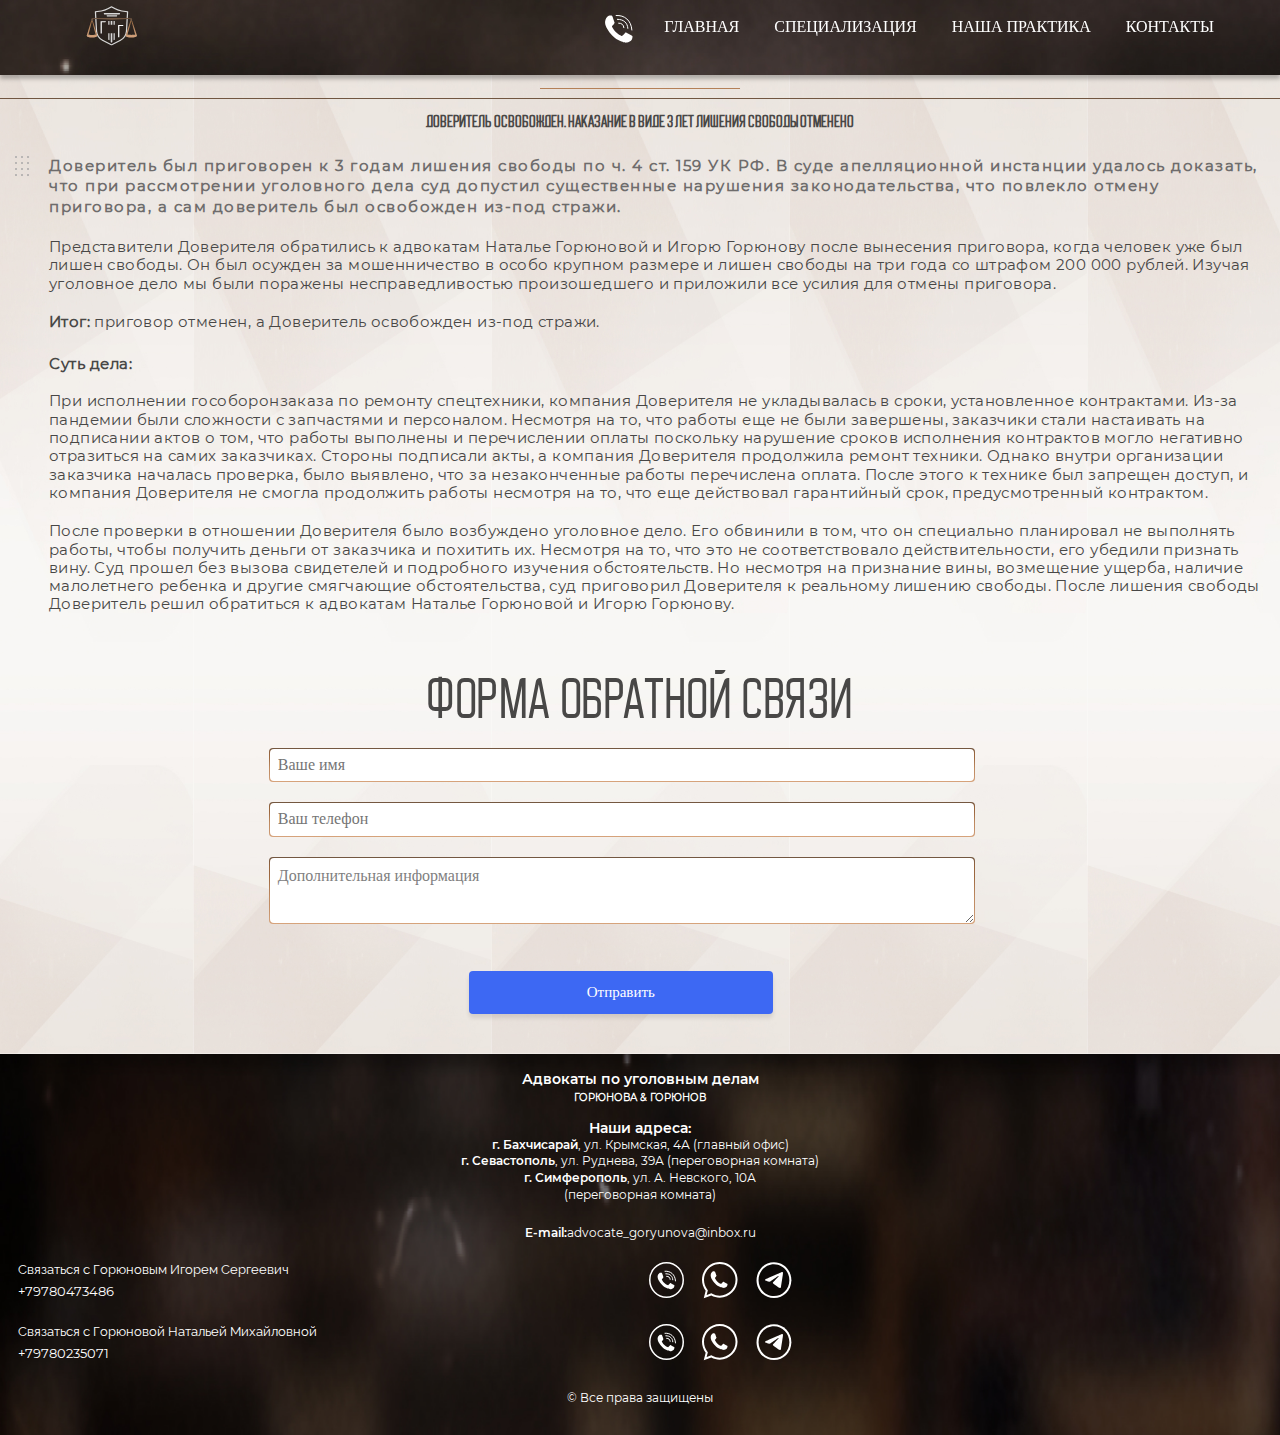
<file: content.html>
<!DOCTYPE html>
<html lang="en">
	<head>
		<meta charset="UTF-8" />
		<meta
			name="viewport"
			content="width=device-width, initial-scale=1.0" />
		<link
			rel="stylesheet"
			href="./css/normalize.css" />
		<link
			rel="stylesheet"
			href="./css/style.css" />
		<title>Контентная страница</title>
		<script
			defer="defer"
			src="js/menu.js"></script>
	</head>
	<body>
		<div class="page__container">
			<header class="header">
				<nav class="nav">
					<div class="nav__wrap">
						<div class="nav__logo-wrap">
							<a
								href="#"
								class="link_type_clear">
								<svg
									width="55"
									height="46"
									viewBox="0 0 55 46"
									fill="none"
									xmlns="http://www.w3.org/2000/svg">
									<path
										d="M20.7778 7.9834H37.0741L36.7198 9.50406H21.1321L20.7778 7.9834Z"
										fill="#D9D9D9" />
									<path
										d="M23.6294 10.2646H34.222L33.8803 11.4051H23.9711L23.6294 10.2646Z"
										fill="#D9D9D9" />
									<path
										fill-rule="evenodd"
										clip-rule="evenodd"
										d="M43.9421 7.3522L38.7519 6.50626C36.34 6.11317 34.0173 5.34018 31.8832 4.22029L28.5082 2.44925L25.1331 4.22029C22.9989 5.34018 20.6763 6.11317 18.2644 6.50626L13.0741 7.3522L14.1569 26.2607C14.3593 29.7952 16.499 32.983 19.8184 34.6957L28.5181 39.1846L37.2031 34.6971C40.5196 32.9837 42.6567 29.7974 42.8592 26.265L43.9421 7.3522ZM12.1518 6.34473C11.9486 6.37784 11.804 6.54739 11.815 6.73953L12.9365 26.3216C13.1614 30.2488 15.5387 33.7908 19.227 35.6938L28.0253 40.2335C28.3322 40.3916 28.7047 40.3916 29.0115 40.2331L37.7952 35.6949C41.4801 33.791 43.8549 30.2507 44.0794 26.3259L45.2014 6.73953C45.2124 6.54739 45.0678 6.37784 44.8645 6.34473L38.9622 5.38279C36.6868 5.01194 34.4956 4.28267 32.4823 3.2262L28.7078 1.24558C28.5838 1.18051 28.4325 1.18051 28.3084 1.24558L24.534 3.22621C22.5207 4.28267 20.3294 5.01194 18.0541 5.38279L12.1518 6.34473Z"
										fill="#D9D9D9" />
									<path
										d="M17.5986 16.1948H22.8542V16.4657C22.8542 16.7223 22.7676 16.9314 22.5945 17.093C22.4315 17.245 22.2125 17.3211 21.9375 17.3211H18.8056V28.5122H17.5986V16.1948Z"
										fill="white" />
									<path
										d="M35.1172 19.9966H40.3727V20.2675C40.3727 20.5241 40.2862 20.7332 40.113 20.8947C39.9501 21.0468 39.7311 21.1228 39.4561 21.1228H36.3241V32.3139H35.1172V19.9966Z"
										fill="white" />
									<path
										fill-rule="evenodd"
										clip-rule="evenodd"
										d="M10.8179 12.9348C10.65 12.9343 10.4592 12.9343 10.2423 12.9343C8.34973 13.1381 7.89062 14.2476 8.4887 14.8408L3.7271 30.3941C3.69319 30.4568 3.67347 30.5268 3.66887 30.6045C3.66522 30.6359 3.66586 30.6668 3.67034 30.6969C3.75788 31.6774 6.11298 32.5412 9.00545 32.5412C11.9002 32.5412 14.2568 31.676 14.3407 30.6945C14.3448 30.666 14.3454 30.6367 14.3422 30.607C14.3378 30.5279 14.3179 30.457 14.2834 30.3935L9.63457 15.2151C9.9928 15.2102 10.4144 15.1312 10.8924 14.9522C10.1096 14.9522 9.32694 14.1281 9.87193 13.7193L10.2845 13.7376L28.9543 14.8181L29.0004 14.8153L29.1957 14.8266L43.7503 13.9299L47.0389 13.7325L47.562 13.7091C48.1177 14.1173 47.3249 14.9436 46.5321 14.9436C46.933 15.0922 47.2947 15.1718 47.6133 15.1974L42.6462 30.3816C42.6055 30.4516 42.5839 30.5305 42.5827 30.6194C42.5819 30.633 42.5823 30.6466 42.5835 30.66C42.6364 31.6506 45.1693 32.5289 48.2864 32.5289C51.4026 32.5289 53.9355 31.6507 53.9893 30.6601C53.9901 30.6466 53.9905 30.633 53.9897 30.6192C53.9884 30.5304 53.9669 30.4515 53.9265 30.3815L48.8649 14.9168C49.6109 14.3518 49.199 13.1397 47.1896 12.9258C47.0605 12.9258 46.9407 12.9258 46.8295 12.9259L10.8179 12.9348ZM48.6302 16.8029L48.312 15.83L44.3785 29.8703C45.0222 29.8387 45.8065 29.8503 46.6775 29.8632C47.1876 29.8708 47.7278 29.8788 48.2864 29.8788C48.8449 29.8788 49.3843 29.8708 49.8948 29.8632C50.8107 29.8496 51.6312 29.8375 52.2928 29.8755L48.6302 16.8029ZM48.209 15.9805L48.2884 15.7585L48.2851 15.7483L48.209 15.9805ZM9.62561 17.9527L9.00631 15.9306L5.34844 29.8826C5.95079 29.8509 6.68482 29.8626 7.49976 29.8755H7.50016C7.97756 29.883 8.48271 29.891 9.00545 29.891C9.52816 29.891 10.0333 29.883 10.5107 29.8755C11.3678 29.8619 12.1357 29.8498 12.7547 29.8878L9.62561 17.9527Z"
										fill="url(#paint0_linear_912_1279)" />
									<mask
										id="mask0_912_1279"
										style="mask-type: luminance"
										maskUnits="userSpaceOnUse"
										x="3"
										y="12"
										width="51"
										height="21">
										<path
											fill-rule="evenodd"
											clip-rule="evenodd"
											d="M10.8179 12.9348C10.65 12.9343 10.4592 12.9343 10.2423 12.9343C8.34973 13.1381 7.89062 14.2476 8.4887 14.8408L3.7271 30.3941C3.69319 30.4568 3.67347 30.5268 3.66887 30.6045C3.66522 30.6359 3.66586 30.6668 3.67034 30.6969C3.75788 31.6774 6.11298 32.5412 9.00545 32.5412C11.9002 32.5412 14.2568 31.676 14.3407 30.6945C14.3448 30.666 14.3454 30.6367 14.3422 30.607C14.3378 30.5279 14.3179 30.457 14.2834 30.3935L9.63457 15.2151C9.9928 15.2102 10.4144 15.1312 10.8924 14.9522C10.1096 14.9522 9.32694 14.1281 9.87193 13.7193L10.2845 13.7376L28.9543 14.8181L29.0004 14.8153L29.1957 14.8266L43.7503 13.9299L47.0389 13.7325L47.562 13.7091C48.1177 14.1173 47.3249 14.9436 46.5321 14.9436C46.933 15.0922 47.2947 15.1718 47.6133 15.1974L42.6462 30.3816C42.6055 30.4516 42.5839 30.5305 42.5827 30.6194C42.5819 30.633 42.5823 30.6466 42.5835 30.66C42.6364 31.6506 45.1693 32.5289 48.2864 32.5289C51.4026 32.5289 53.9355 31.6507 53.9893 30.6601C53.9901 30.6466 53.9905 30.633 53.9897 30.6192C53.9884 30.5304 53.9669 30.4515 53.9265 30.3815L48.8649 14.9168C49.6109 14.3518 49.199 13.1397 47.1896 12.9258C47.0605 12.9258 46.9407 12.9258 46.8295 12.9259L10.8179 12.9348ZM48.6302 16.8029L48.312 15.83L44.3785 29.8703C45.0222 29.8387 45.8065 29.8503 46.6775 29.8632C47.1876 29.8708 47.7278 29.8788 48.2864 29.8788C48.8449 29.8788 49.3843 29.8708 49.8948 29.8632C50.8107 29.8496 51.6312 29.8375 52.2928 29.8755L48.6302 16.8029ZM48.209 15.9805L48.2884 15.7585L48.2851 15.7483L48.209 15.9805ZM9.62561 17.9527L9.00631 15.9306L5.34844 29.8826C5.95079 29.8509 6.68482 29.8626 7.49976 29.8755H7.50016C7.97756 29.883 8.48271 29.891 9.00545 29.891C9.52816 29.891 10.0333 29.883 10.5107 29.8755C11.3678 29.8619 12.1357 29.8498 12.7547 29.8878L9.62561 17.9527Z"
											fill="white" />
									</mask>
									<g mask="url(#mask0_912_1279)">
										<path
											d="M10.2425 12.9343V12.896L10.2379 12.8965L10.2425 12.9343ZM8.48891 14.8407L8.52806 14.8512L8.53442 14.8304L8.51857 14.8147L8.48891 14.8407ZM3.72731 30.394L3.76369 30.4112L3.76543 30.408L3.76649 30.4045L3.72731 30.394ZM3.66908 30.6045L3.70964 30.6086L3.70976 30.6066L3.66908 30.6045ZM3.67055 30.6968L3.71122 30.6936L3.71091 30.6916L3.67055 30.6968ZM14.3409 30.6944L14.3005 30.6894L14.3004 30.6914L14.3409 30.6944ZM14.3424 30.6069L14.3016 30.6089L14.3018 30.6108L14.3424 30.6069ZM14.2836 30.3934L14.2445 30.4038L14.2455 30.4073L14.2473 30.4105L14.2836 30.3934ZM9.63478 15.215L9.63421 15.177L9.581 15.1777L9.59563 15.2254L9.63478 15.215ZM10.8926 14.9521L10.9078 14.9874L10.8926 14.9141V14.9521ZM9.87214 13.7193L9.87409 13.6813L9.85865 13.6806L9.84663 13.6897L9.87214 13.7193ZM10.2847 13.7375L10.2872 13.6996L10.2866 13.6995L10.2847 13.7375ZM28.9545 14.818L28.9519 14.8562L28.9571 14.8559L28.9545 14.818ZM29.0006 14.8152L29.0031 14.777L28.998 14.7773L29.0006 14.8152ZM29.196 14.8265L29.1934 14.8648L29.1986 14.8645L29.196 14.8265ZM47.0391 13.7324L47.0375 13.6944L47.0367 13.6944L47.0391 13.7324ZM47.5622 13.709L47.5871 13.6791L47.5752 13.6703L47.5602 13.671L47.5622 13.709ZM46.5323 14.9436V14.9055L46.5172 14.9789L46.5323 14.9436ZM47.6135 15.1974L47.6527 15.2085L47.6673 15.1635L47.6172 15.1595L47.6135 15.1974ZM42.6464 30.3815L42.6823 30.3996L42.6839 30.3962L42.6851 30.3926L42.6464 30.3815ZM42.5829 30.6193L42.6236 30.6207V30.6198L42.5829 30.6193ZM42.5837 30.6599L42.6244 30.658L42.624 30.6572L42.5837 30.6599ZM53.9895 30.66L53.9487 30.6573V30.6581L53.9895 30.66ZM53.9899 30.6191L53.9491 30.6197L53.9495 30.6205L53.9899 30.6191ZM53.9267 30.3815L53.8876 30.3926L53.8888 30.3962L53.8909 30.3995L53.9267 30.3815ZM48.8651 14.9168L48.8394 14.8872L48.8182 14.9034L48.8264 14.9279L48.8651 14.9168ZM47.1898 12.9257L47.1943 12.8877H47.1898V12.9257ZM46.8297 12.9258L46.8073 12.9576L46.8175 12.9638H46.8297V12.9258ZM46.8297 12.9258L46.8521 12.894L46.8419 12.8877H46.8297V12.9258ZM48.3122 15.8299L48.351 15.8188L48.309 15.6905L48.2727 15.8203L48.3122 15.8299ZM48.6304 16.8029L48.67 16.7932L48.6695 16.7918L48.6304 16.8029ZM44.3787 29.8702L44.3392 29.8606L44.325 29.9109L44.3808 29.9082L44.3787 29.8702ZM46.6777 29.8631L46.6769 29.9012H46.6777V29.8631ZM46.6777 29.8631L46.679 29.8251H46.6781L46.6777 29.8631ZM49.895 29.8631V29.8251H49.8942L49.895 29.8631ZM49.895 29.8631V29.9012H49.8958L49.895 29.8631ZM52.293 29.8755L52.2906 29.9134L52.3464 29.9167L52.3321 29.8659L52.293 29.8755ZM48.2886 15.7584L48.3273 15.7704L48.3314 15.7589L48.3277 15.7473L48.2886 15.7584ZM48.2092 15.9804L48.1705 15.9693L48.2479 15.9924L48.2092 15.9804ZM48.2854 15.7482L48.3245 15.7371L48.2854 15.618L48.2462 15.7371L48.2854 15.7482ZM9.00652 15.9306L9.04567 15.9201L9.00346 15.7822L8.96696 15.9215L9.00652 15.9306ZM9.62582 17.9526L9.66546 17.9436L9.66501 17.9422L9.62582 17.9526ZM5.34865 29.8825L5.30909 29.8734L5.29602 29.9233L5.35093 29.9204L5.34865 29.8825ZM7.49997 29.8754L7.49927 29.9134H7.49997V29.8754ZM7.49997 29.8754L7.50086 29.8374H7.50005L7.49997 29.8754ZM7.49997 29.8754L7.49927 29.9134H7.49997V29.8754ZM7.50037 29.8754L7.50086 29.8374H7.50005L7.50037 29.8754ZM10.511 29.8754V29.8374H10.5103L10.511 29.8754ZM10.511 29.8754L10.511 29.9134H10.5118L10.511 29.8754ZM10.511 29.8754V29.8374H10.5103L10.511 29.8754ZM12.7549 29.8877L12.7523 29.9256L12.8077 29.9291L12.7945 29.8787L12.7549 29.8877ZM10.2425 12.9723C10.4595 12.9723 10.6501 12.9723 10.8179 12.9728L10.8182 12.8967C10.6502 12.8962 10.4595 12.896 10.2425 12.896V12.9723ZM8.51857 14.8147C8.23367 14.5321 8.19871 14.1263 8.46532 13.7629C8.73299 13.3981 9.30796 13.0732 10.2472 12.972L10.2379 12.8965C9.28453 12.9992 8.68365 13.3308 8.3981 13.72C8.11153 14.1106 8.14607 14.5562 8.45921 14.8668L8.51857 14.8147ZM3.76649 30.4045L8.52806 14.8512L8.44971 14.8303L3.68814 30.3836L3.76649 30.4045ZM3.70976 30.6066C3.71407 30.5336 3.73248 30.4689 3.76369 30.4112L3.69094 30.3769C3.65432 30.4447 3.63329 30.5197 3.6284 30.6024L3.70976 30.6066ZM3.71091 30.6916C3.70688 30.6646 3.70636 30.6367 3.70964 30.6086L3.62858 30.6004C3.62457 30.6348 3.62526 30.669 3.6302 30.702L3.71091 30.6916ZM9.00566 32.5031C7.56332 32.5031 6.25644 32.2877 5.30066 31.9511C4.82261 31.7828 4.43419 31.5848 4.16061 31.3696C3.88662 31.1541 3.73184 30.9247 3.71122 30.6936L3.62996 30.7C3.65309 30.9592 3.82547 31.2055 4.1081 31.4277C4.39108 31.6503 4.78863 31.852 5.27186 32.0222C6.23863 32.3626 7.55554 32.5791 9.00566 32.5791V32.5031ZM14.3004 30.6914C14.2806 30.9227 14.1263 31.1523 13.8527 31.368C13.5795 31.5834 13.1911 31.7817 12.713 31.9503C11.757 32.2873 10.4492 32.5031 9.00566 32.5031V32.5791C10.4569 32.5791 11.7748 32.3623 12.7418 32.0214C13.2251 31.851 13.6226 31.6489 13.9053 31.4261C14.1876 31.2036 14.3594 30.9569 14.3816 30.6974L14.3004 30.6914ZM14.3018 30.6108C14.3048 30.6375 14.3042 30.6638 14.3005 30.6894L14.3814 30.6994C14.3858 30.668 14.3865 30.6357 14.3829 30.6031L14.3018 30.6108ZM14.2473 30.4105C14.279 30.469 14.2976 30.5347 14.3016 30.6089L14.3831 30.605C14.3785 30.521 14.3572 30.4449 14.32 30.3762L14.2473 30.4105ZM9.59563 15.2254L14.2445 30.4038L14.3228 30.3829L9.67397 15.2045L9.59563 15.2254ZM10.8774 14.9168C10.4032 15.0944 9.98658 15.1721 9.63421 15.177L9.63539 15.253C9.99949 15.248 10.426 15.1678 10.9078 14.9874L10.8774 14.9168ZM9.84663 13.6897C9.70009 13.7996 9.64114 13.9396 9.65096 14.0867C9.66061 14.2319 9.7368 14.3806 9.85295 14.5131C10.0849 14.7776 10.4872 14.9901 10.8926 14.9901V14.9141C10.5153 14.9141 10.1349 14.7146 9.91601 14.4649C9.80679 14.3403 9.74054 14.2063 9.73227 14.082C9.72413 13.9596 9.77171 13.8434 9.89768 13.7489L9.84663 13.6897ZM9.87022 13.7572L10.2828 13.7755L10.2866 13.6995L9.87409 13.6813L9.87022 13.7572ZM10.2822 13.7755L28.9519 14.8562L28.957 14.78L10.2872 13.6996L10.2822 13.7755ZM28.9571 14.8559L29.0032 14.8532L28.998 14.7773L28.9518 14.78L28.9571 14.8559ZM28.998 14.8532L29.1934 14.8648L29.1985 14.7886L29.0031 14.777L28.998 14.8532ZM29.1986 14.8645L43.7534 13.9677L43.7477 13.8919L29.1933 14.7886L29.1986 14.8645ZM43.7534 13.9677L47.042 13.7703L47.0367 13.6944L43.7477 13.8919L43.7534 13.9677ZM47.0411 13.7703L47.5638 13.747L47.5602 13.671L47.0375 13.6944L47.0411 13.7703ZM47.537 13.7389C47.6657 13.8334 47.7142 13.9496 47.7064 14.0719C47.6987 14.1961 47.6319 14.3303 47.5215 14.4552C47.3002 14.7053 46.9148 14.9055 46.5323 14.9055V14.9816C46.9425 14.9816 47.35 14.7686 47.5842 14.5035C47.7015 14.3708 47.7785 14.2218 47.7879 14.0764C47.7973 13.9289 47.7366 13.7888 47.5871 13.6791L47.537 13.7389ZM46.5172 14.9789C46.9214 15.1286 47.2872 15.2092 47.6103 15.2353L47.6172 15.1595C47.3031 15.1342 46.9454 15.0556 46.5474 14.9082L46.5172 14.9789ZM47.5748 15.1863L42.6073 30.3704L42.6851 30.3926L47.6527 15.2085L47.5748 15.1863ZM42.6106 30.3635C42.5666 30.4392 42.5434 30.5242 42.5421 30.6188L42.6236 30.6198C42.6248 30.5366 42.6448 30.4638 42.6823 30.3996L42.6106 30.3635ZM42.5421 30.6179C42.5413 30.633 42.5417 30.6479 42.5429 30.6626L42.624 30.6572C42.6232 30.6451 42.6232 30.6329 42.6236 30.6207L42.5421 30.6179ZM42.5429 30.6618C42.5572 30.9249 42.7352 31.1746 43.0331 31.3994C43.3317 31.6247 43.7554 31.8291 44.2724 32.0017C45.3072 32.3468 46.7246 32.5669 48.2866 32.5669V32.4908C46.7315 32.4908 45.3239 32.2717 44.3001 31.9301C43.7876 31.7592 43.3732 31.5583 43.0844 31.3403C42.7951 31.1219 42.6367 30.8902 42.6244 30.658L42.5429 30.6618ZM48.2866 32.5669C49.8482 32.5669 51.2655 32.3469 52.3004 32.0017C52.8174 31.8292 53.2411 31.6248 53.5397 31.3995C53.8375 31.1747 54.0159 30.925 54.0298 30.6619L53.9487 30.6581C53.9361 30.8903 53.7776 31.122 53.4884 31.3404C53.1995 31.5584 52.7852 31.7593 52.2727 31.9301C51.2488 32.2718 49.8413 32.4908 48.2866 32.4908V32.5669ZM54.0298 30.6628C54.031 30.648 54.0314 30.6329 54.0306 30.6178L53.9495 30.6205C53.95 30.6329 53.9495 30.6451 53.9487 30.6573L54.0298 30.6628ZM54.0306 30.6186C54.0294 30.5241 54.0062 30.4392 53.9626 30.3634L53.8909 30.3995C53.9279 30.4637 53.9479 30.5365 53.9491 30.6197L54.0306 30.6186ZM53.9654 30.3704L48.9042 14.9056L48.8264 14.9279L53.8876 30.3926L53.9654 30.3704ZM48.8908 14.9463C49.2798 14.6515 49.3666 14.1861 49.0957 13.7698C48.8256 13.3558 48.2063 12.9954 47.1943 12.8877L47.1854 12.9635C48.1827 13.0697 48.7738 13.4227 49.026 13.8093C49.2766 14.1939 49.1963 14.617 48.8394 14.8872L48.8908 14.9463ZM47.1898 12.8877C47.0607 12.8877 46.9409 12.8876 46.8297 12.8877V12.9638C46.9409 12.9637 47.0607 12.9637 47.1898 12.9637V12.8877ZM46.8297 12.8877L10.8182 12.8967L10.8179 12.9728L46.8297 12.9638V12.8877ZM48.2731 15.841L48.5917 16.814L48.6695 16.7918L48.351 15.8188L48.2731 15.841ZM44.4178 29.8798L48.3514 15.8395L48.2727 15.8203L44.3392 29.8606L44.4178 29.8798ZM46.6781 29.8251C45.8079 29.8122 45.022 29.8006 44.3763 29.8323L44.3808 29.9082C45.0228 29.8767 45.8055 29.8882 46.6769 29.9012L46.6781 29.8251ZM46.679 29.8251H46.6781L46.6769 29.9012L46.679 29.8251ZM48.2866 29.8407C47.7284 29.8407 47.189 29.8327 46.679 29.8251L46.6769 29.9012C47.187 29.9087 47.7276 29.9167 48.2866 29.9167V29.8407ZM49.8942 29.8251C49.3841 29.8327 48.8447 29.8407 48.2866 29.8407V29.9167C48.8451 29.9167 49.3858 29.9087 49.8958 29.9012L49.8942 29.8251ZM49.895 29.8251H49.8942L49.8958 29.9012L49.895 29.8251ZM52.2955 29.8375C51.6322 29.7994 50.8105 29.8116 49.895 29.8251L49.8958 29.9012C50.8125 29.8876 51.631 29.8755 52.2906 29.9134L52.2955 29.8375ZM48.5909 16.8125L52.2535 29.8851L52.3321 29.8659L48.67 16.7932L48.5909 16.8125ZM48.2499 15.7464L48.1709 15.9684L48.2479 15.9924L48.3273 15.7704L48.2499 15.7464ZM48.2462 15.7593L48.2499 15.7695L48.3277 15.7473L48.3245 15.7371L48.2462 15.7593ZM48.2483 15.9915L48.3245 15.7593L48.2462 15.7371L48.1705 15.9693L48.2483 15.9915ZM8.96733 15.941L9.58667 17.9631L9.66501 17.9422L9.04567 15.9201L8.96733 15.941ZM5.38825 29.8915L9.04608 15.9396L8.96696 15.9215L5.30909 29.8734L5.38825 29.8915ZM7.50086 29.8374C6.68642 29.8245 5.95052 29.8128 5.34637 29.8445L5.35093 29.9204C5.95149 29.8889 6.68385 29.9005 7.49927 29.9134L7.50086 29.8374ZM7.50005 29.8374L7.49997 29.9134H7.50037L7.50005 29.8374ZM9.00566 29.8529C8.48333 29.8529 7.9783 29.8449 7.50086 29.8374L7.49927 29.9134C7.97663 29.921 8.48255 29.9289 9.00566 29.9289V29.8529ZM10.5103 29.8374C10.0328 29.8449 9.528 29.8529 9.00566 29.8529V29.9289C9.52877 29.9289 10.0345 29.921 10.5118 29.9134L10.5103 29.8374ZM12.7576 29.8498C12.1365 29.8116 11.3674 29.8238 10.511 29.8374L10.5118 29.9134C11.3695 29.8998 12.1353 29.8877 12.7523 29.9256L12.7576 29.8498ZM9.58626 17.9617L12.7154 29.8967L12.7945 29.8787L9.66546 17.9436L9.58626 17.9617Z"
											fill="#C9C8B5" />
									</g>
									<path
										d="M30.5557 28.1323H31.7779V34.6988L30.5557 35.3555V28.1323Z"
										fill="#D9D9D9" />
									<path
										d="M30.5557 15.9668H31.7779V19.7684H31.1668H30.5557V15.9668Z"
										fill="#D9D9D9" />
									<path
										d="M26.4815 28.1323H25.2593V34.6988L26.4815 35.3555V28.1323Z"
										fill="#D9D9D9" />
									<path
										d="M26.4815 15.9668H25.2593V19.7684L26.4815 19.7608V15.9668Z"
										fill="#D9D9D9" />
									<path
										d="M27.7036 28.1323H28.5184H29.3332V36.9576L28.5184 37.6365L27.7036 36.9576V28.1323Z"
										fill="#D9D9D9" />
									<path
										d="M27.7036 15.9668H29.3332V19.7684H28.4125H27.7036V15.9668Z"
										fill="#D9D9D9" />
									<defs>
										<linearGradient
											id="paint0_linear_912_1279"
											x1="28.8283"
											y1="12.9258"
											x2="28.8283"
											y2="32.5412"
											gradientUnits="userSpaceOnUse">
											<stop
												stop-color="#715641"
												offset="0.14" />
											<stop
												offset="0.14"
												stop-color="#95633C" />
											<stop
												offset="0.3"
												stop-color="#9E6940" />
											<stop
												offset="0.44"
												stop-color="#AD7A52" />
											<stop
												offset="0.6"
												stop-color="#BF8A60" />
											<stop
												offset="0.75"
												stop-color="#C28E66" />
											<stop
												offset="0.9"
												stop-color="#CD9B75" />
											<stop
												offset="1"
												stop-color="#D7A47C" />
										</linearGradient>
									</defs>
								</svg>
							</a>
						</div>
						<div class="nav__menu-wrap">
							<div class="nav__contact-wrap">
								<a
									href="tel:+79780473486"
									class="link_type_clear">
									<svg
										width="30"
										height="30"
										viewBox="0 0 30 30"
										fill="none"
										xmlns="http://www.w3.org/2000/svg">
										<path
											d="M28.4467 23.1601C28.288 22.8619 27.8363 22.662 27.1632 22.277C26.4888 21.8919 23.1739 20.0239 22.5532 19.7583C21.9306 19.492 21.4738 19.3501 20.9739 20.0181C20.4739 20.6868 19.0588 22.174 18.6281 22.6141C18.1979 23.0556 17.7909 23.0912 17.1165 22.7055C16.4434 22.3204 14.2515 21.4632 11.7354 18.9542C9.77761 17.0018 8.51247 14.6555 8.14665 13.9381C7.7814 13.2219 8.16377 12.8671 8.52912 12.5411C8.85867 12.2474 9.26775 11.7698 9.6364 11.3844C10.0064 10.9985 10.1376 10.7165 10.393 10.2659C10.651 9.81613 10.5577 9.40508 10.4029 9.04758C10.2494 8.69144 9.0516 5.2019 8.55153 3.7811C8.05139 2.36159 7.46201 2.56055 7.05695 2.53803C6.65317 2.51558 6.19375 2.43177 5.73175 2.40608C5.26974 2.38039 4.50885 2.5122 3.83491 3.17058C3.16157 3.82963 1.2786 5.40791 1.08913 8.81965C0.899621 12.232 3.1987 15.667 3.5205 16.1483C3.84103 16.6296 7.88618 24.1069 14.7773 27.2755C21.6691 30.4427 21.7205 29.5167 22.9978 29.4712C24.2738 29.4263 27.1901 28.022 27.8597 26.4358C28.5257 24.8468 28.6028 23.4588 28.4467 23.1601Z"
											fill="white" />
										<path
											d="M19.8854 14.6785C19.5049 11.5943 17.7637 10.0951 14.6606 10.1621"
											stroke="white"
											stroke-linecap="round"
											stroke-linejoin="round" />
										<path
											d="M23.848 15.3684C23.716 12.6792 22.7207 10.4999 20.8522 8.82267C18.9838 7.1454 16.5067 6.31878 13.4019 6.33545"
											stroke="white"
											stroke-linecap="round"
											stroke-linejoin="round" />
										<path
											d="M27.8891 17.0323C27.5016 12.2105 25.8138 8.52629 22.8324 5.95201C19.8518 3.38674 16.2825 2.23342 12.1436 2.50879"
											stroke="white"
											stroke-linecap="round"
											stroke-linejoin="round" />
									</svg>
								</a>
							</div>
							<div class="hamb">
								<a
									class="hamb__field"
									id="hamb">
									<svg
										width="40"
										height="22"
										viewBox="0 0 40 22"
										fill="none"
										xmlns="http://www.w3.org/2000/svg">
										<path
											d="M1 1H38.5"
											stroke="white"
											stroke-width="2"
											stroke-linecap="round" />
										<path
											d="M8 11L39 11"
											stroke="white"
											stroke-width="2"
											stroke-linecap="round" />
										<path
											d="M15.5 21L39 21"
											stroke="white"
											stroke-width="2"
											stroke-linecap="round" />
									</svg>
								</a>
							</div>
							<ul
								class="menu"
								id="menu">
								<li><a href="index.html">Главная</a></li>
								<li><a href="specializations.html">Специализация</a></li>
								<li><a href="practice.html">Наша практика</a></li>
								<li><a href="contacts.html">Контакты</a></li>
							</ul>
							<ul class="nav__menu-list_type_desktop">
								<li class="nav__menu-item">
									<a
										href="index.html"
										class="link_type_clear"
										>главная</a
									>
								</li>
								<li class="nav__menu-item">
									<a
										href="specializations.html"
										class="nav_type_clear"
										>специализация</a
									>
								</li>
								<li class="nav__menu-item">
									<a
										href="practice.html"
										class="nav_type_clear"
										>наша практика</a
									>
								</li>
								<li class="nav__menu-item">
									<a
										href="contacts.html"
										class="nav_type_clear"
										>контакты</a
									>
								</li>
							</ul>
						</div>
					</div>
				</nav>
				<div
					class="popup"
					id="popup">
					<div class="popup__container">
						<a
							href="#"
							class="popup__btn">
							<svg
								width="17"
								height="16"
								viewBox="0 0 17 16"
								fill="none"
								xmlns="http://www.w3.org/2000/svg">
								<path
									d="M1 1L16.5 15.5M1 15.5L16.5 1"
									stroke="black"
									stroke-linecap="round" />
							</svg>
						</a>
					</div>
				</div>
			</header>
			<main class="main">
				<section class="section__main-content content">
					<div class="deco-lines"><span class="deco-lines__primary"></span></div>
					<h1>Доверитель освобожден. Наказание в виде 3 лет лишения свободы отменено</h1>
					<div class="content-description">
						<div class="content-description__image-wrap">
							<svg
								width="14"
								height="20"
								viewBox="0 0 14 20"
								fill="none"
								xmlns="http://www.w3.org/2000/svg">
								<circle
									cx="1"
									cy="1.00537"
									r="1"
									fill="#AAA9A9" />
								<circle
									cx="7"
									cy="1.00537"
									r="1"
									fill="#AAA9A9" />
								<circle
									cx="13"
									cy="1.00537"
									r="1"
									fill="#AAA9A9" />
								<circle
									cx="1"
									cy="7.00537"
									r="1"
									fill="#AAA9A9" />
								<circle
									cx="7"
									cy="7.00537"
									r="1"
									fill="#AAA9A9" />
								<circle
									cx="13"
									cy="7.00537"
									r="1"
									fill="#AAA9A9" />
								<circle
									cx="1"
									cy="13.0054"
									r="1"
									fill="#AAA9A9" />
								<circle
									cx="7"
									cy="13.0054"
									r="1"
									fill="#AAA9A9" />
								<circle
									cx="13"
									cy="13.0054"
									r="1"
									fill="#AAA9A9" />
								<circle
									cx="1"
									cy="19.0054"
									r="1"
									fill="#AAA9A9" />
								<circle
									cx="7"
									cy="19.0054"
									r="1"
									fill="#AAA9A9" />
								<circle
									cx="13"
									cy="19.0054"
									r="1"
									fill="#AAA9A9" />
							</svg>
						</div>
						<div class="content-description__content-wrap">
							<span class="content-description__content">
								Доверитель был приговорен к 3 годам лишения свободы по ч. 4 ст. 159 УК РФ. В суде апелляционной инстанции
								удалось доказать, что при рассмотрении уголовного дела суд допустил существенные нарушения законодательства, что
								повлекло отмену приговора, а сам доверитель был освобожден из-под стражи.
							</span>
							<p>
								Представители Доверителя обратились к адвокатам Наталье Горюновой и Игорю Горюнову после вынесения приговора,
								когда человек уже был лишен свободы. Он был осужден за мошенничество в особо крупном размере и лишен свободы на
								три года со штрафом 200 000 рублей. Изучая уголовное дело мы были поражены несправедливостью произошедшего и
								приложили все усилия для отмены приговора.
							</p>
							<p><b>Итог:</b> приговор отменен, а Доверитель освобожден из-под стражи.</p>
							<h2>Суть дела:</h2>
							<p>
								При исполнении гособоронзаказа по ремонту спецтехники, компания Доверителя не укладывалась в сроки,
								установленное контрактами. Из-за пандемии были сложности с запчастями и персоналом. Несмотря на то, что работы
								еще не были завершены, заказчики стали настаивать на подписании актов о том, что работы выполнены и перечислении
								оплаты поскольку нарушение сроков исполнения контрактов могло негативно отразиться на самих заказчиках. Стороны
								подписали акты, а компания Доверителя продолжила ремонт техники. Однако внутри организации заказчика началась
								проверка, было выявлено, что за незаконченные работы перечислена оплата. После этого к технике был запрещен
								доступ, и компания Доверителя не смогла продолжить работы несмотря на то, что еще действовал гарантийный срок,
								предусмотренный контрактом.
							</p>
							<p>
								После проверки в отношении Доверителя было возбуждено уголовное дело. Его обвинили в том, что он специально
								планировал не выполнять работы, чтобы получить деньги от заказчика и похитить их. Несмотря на то, что это не
								соответствовало действительности, его убедили признать вину. Суд прошел без вызова свидетелей и подробного
								изучения обстоятельств. Но несмотря на признание вины, возмещение ущерба, наличие малолетнего ребенка и другие
								смягчающие обстоятельства, суд приговорил Доверителя к реальному лишению свободы. После лишения свободы
								Доверитель решил обратиться к адвокатам Наталье Горюновой и Игорю Горюнову.
							</p>
						</div>
					</div>

					<form class="contact-form contact-form_page_practice">
						<div class="contact-form__deco-container">
							<span class="contact-form__deco-line_type_primary"></span>
							<span class="contact-form__deco-line_type_secondary"></span>
						</div>
						<div class="contact-form__header">
							<h3 class="contact-form__title buyan">Форма обратной связи</h3>
							<div class="contact-form__image-wrap">
								<img
									src="./images/gis-gns-2.png"
									alt="Горюнов Игорь Сергеевич и Горюнова Наталья Михайловна"
									class="contacts-form__image" />
							</div>
						</div>
						<div class="contact-form__main">
							<p class="contact-form__content montserat">Оставьте свои данные, мы Вам перезвоним</p>
							<div class="contact-form__input-wrap contact-form__input-wrap_iterable_first">
								<input
									type="text"
									placeholder="Ваше имя"
									class="contact-form__input contact-form__input_first contact-form__input_type_name" />
							</div>
							<div class="contact-form__input-wrap">
								<input
									type="tel"
									placeholder="Ваш телефон"
									name="phone"
									id="phone"
									class="contact-form__input contact-from__input_type_phone" />
							</div>
							<div class="contact-form__input-wrap">
								<textarea
									name="info"
									id="info"
									class="contact-form__input contact-form__input_last contact-form__input_type_info">
Дополнительная информация</textarea
								>
							</div>
							<button class="button_type_standard contact-form__btn">Отправить</button>
						</div>
					</form>
				</section>
			</main>
			<footer class="footer">
				<div class="footer__title-wrap">
					<h3 class="footer__title montserat__semi-bold">Адвокаты по уголовным делам</h3>
					<h3 class="footer__title footer__title_secondary montserat">Горюнова & Горюнов</h3>
				</div>
				<div class="footer__addresses-wrap">
					<h3 class="footer__addresses-title montserat__semi-bold">Наши адреса:</h3>
					<div class="footer__row">
						<span class="footer__row-title montserat__semi-bold">г. Бахчисарай</span
						><span class="footer__row-content montserat">, ул. Крымская, 4А (главный офис)</span>
					</div>
					<div class="footer__row">
						<span class="footer__row-title montserat__semi-bold">г. Севастополь</span
						><span class="footer__row-content montserat">, ул. Руднева, 39А (переговорная комната)</span>
					</div>
					<div class="footer__row">
						<span class="footer__row-title montserat__semi-bold">г. Симферополь</span
						><span class="footer__row-content montserat">, ул. А. Невского, 10А <br />(переговорная комната)</span>
					</div>
				</div>
				<div class="footer__email-wrap">
					<span class="footer__row-title montserat__semi-bold">E-mail:</span
					><span class="footer__row-content montserat">advocate_goryunova@inbox.ru</span>
				</div>
				<div class="footer__contacts-wrap">
					<div class="footer__contacts-item">
						<div class="footer__item-wrap">
							<span class="footer__item-content raleway">Связаться с Горюновым Игорем Сергеевич</span>
							<span class="footer__item-phone montserat">+79780473486</span>
						</div>
						<ul class="footer__messangers-list">
							<li class="footer__messanger-item">
								<a
									href="tel:+79780473486"
									class="footer__link">
									<svg
										width="35"
										height="36"
										viewBox="0 0 35 36"
										fill="none"
										xmlns="http://www.w3.org/2000/svg">
										<path
											d="M34.25 18C34.25 27.547 26.731 35.25 17.5 35.25C8.26901 35.25 0.75 27.547 0.75 18C0.75 8.45303 8.26901 0.75 17.5 0.75C26.731 0.75 34.25 8.45303 34.25 18Z"
											stroke="white"
											stroke-width="1.5" />
										<path
											d="M21.1609 17.3456C20.9072 15.2895 19.7465 14.29 17.6777 14.3347"
											stroke="white"
											stroke-linecap="round"
											stroke-linejoin="round" />
										<path
											d="M23.803 17.8057C23.715 16.0128 23.0514 14.56 21.8058 13.4418C20.5602 12.3237 18.9087 11.7726 16.8389 11.7837"
											stroke="white"
											stroke-linecap="round"
											stroke-linejoin="round" />
										<path
											d="M26.497 18.915C26.2387 15.7005 25.1135 13.2443 23.1259 11.5281C21.1388 9.81797 18.7593 9.04909 16 9.23267"
											stroke="white"
											stroke-linecap="round"
											stroke-linejoin="round" />
										<path
											d="M25.379 23.2875C25.281 23.1054 25.004 22.9845 24.591 22.7509C24.1772 22.5174 22.1433 21.3845 21.7627 21.224C21.381 21.0629 21.1011 20.9776 20.7977 21.3887C20.4943 21.8001 19.6341 22.7163 19.3722 22.9875C19.1106 23.2595 18.8618 23.2828 18.448 23.0488C18.035 22.8152 16.6915 22.2977 15.1439 20.7693C13.9397 19.5799 13.1577 18.1468 12.9315 17.7085C12.7056 17.271 12.9382 17.0522 13.1605 16.8512C13.361 16.6701 13.6095 16.3761 13.8336 16.1387C14.0585 15.9009 14.1378 15.7276 14.2924 15.4507C14.4486 15.1742 14.3901 14.9227 14.2942 14.7042C14.1991 14.4865 13.4543 12.3527 13.1435 11.4839C12.8326 10.6159 12.4729 10.7399 12.225 10.7275C11.978 10.7152 11.6968 10.6654 11.4141 10.6513C11.1315 10.6372 10.6666 10.7206 10.2567 11.1264C9.84721 11.5326 8.70113 12.5062 8.59721 14.5973C8.49328 16.6887 9.9114 18.7852 10.1099 19.079C10.3076 19.3728 12.8078 23.9399 17.0334 25.857C21.2595 27.7734 21.2877 27.2059 22.0687 27.1735C22.8489 27.1415 24.6276 26.2708 25.0316 25.2966C25.4333 24.3207 25.4755 23.4699 25.379 23.2875Z"
											fill="white" />
									</svg>
								</a>
							</li>
							<li class="footer__messanger-item">
								<a
									target="_blank"
									href="https://wa.me/+79780473486"
									class="footer__link">
									<svg
										width="36"
										height="37"
										viewBox="0 0 36 37"
										fill="none"
										xmlns="http://www.w3.org/2000/svg">
										<mask
											id="path-1-inside-1_1138_2117"
											fill="white">
											<path
												fill-rule="evenodd"
												clip-rule="evenodd"
												d="M17.7715 35.6312C27.5864 35.6312 35.543 27.6549 35.543 17.8156C35.543 7.97632 27.5864 0 17.7715 0C7.95657 0 0 7.97632 0 17.8156C0 21.8906 1.36478 25.6461 3.66112 28.6478L1.75631 36.34L9.3283 33.496C11.8398 34.858 14.7156 35.6312 17.7715 35.6312Z" />
										</mask>
										<path
											d="M3.66112 28.6478L5.60248 29.1285L5.83346 28.1958L5.24959 27.4325L3.66112 28.6478ZM1.75631 36.34L-0.185057 35.8593L-1.09867 39.5487L2.45952 38.2123L1.75631 36.34ZM9.3283 33.496L10.2817 31.7379L9.47944 31.3029L8.62509 31.6238L9.3283 33.496ZM33.543 17.8156C33.543 26.555 26.4772 33.6312 17.7715 33.6312V37.6312C28.6957 37.6312 37.543 28.7548 37.543 17.8156H33.543ZM17.7715 2C26.4772 2 33.543 9.07621 33.543 17.8156H37.543C37.543 6.87643 28.6957 -2 17.7715 -2V2ZM2 17.8156C2 9.07621 9.06581 2 17.7715 2V-2C6.84733 -2 -2 6.87643 -2 17.8156H2ZM5.24959 27.4325C3.21107 24.7679 2 21.4366 2 17.8156H-2C-2 22.3446 -0.481516 26.5243 2.07265 29.863L5.24959 27.4325ZM3.69767 36.8207L5.60248 29.1285L1.71975 28.167L-0.185057 35.8593L3.69767 36.8207ZM8.62509 31.6238L1.0531 34.4677L2.45952 38.2123L10.0315 35.3683L8.62509 31.6238ZM17.7715 33.6312C15.057 33.6312 12.508 32.9452 10.2817 31.7379L8.37492 35.2542C11.1717 36.7708 14.3742 37.6312 17.7715 37.6312V33.6312Z"
											fill="white"
											mask="url(#path-1-inside-1_1138_2117)" />
										<path
											d="M25.4704 21.9396C25.3723 21.7575 25.0953 21.6366 24.6823 21.403C24.2685 21.1695 22.2346 20.0366 21.854 19.8761C21.4723 19.715 21.1924 19.6297 20.889 20.0408C20.5856 20.4522 19.7254 21.3684 19.4635 21.6396C19.2019 21.9116 18.9531 21.9349 18.5394 21.7009C18.1263 21.4673 16.7828 20.9498 15.2352 19.4214C14.031 18.232 13.249 16.7989 13.0228 16.3606C12.7969 15.9231 13.0295 15.7043 13.2518 15.5033C13.4523 15.3222 13.7008 15.0282 13.9249 14.7908C14.1498 14.553 14.2291 14.3797 14.3838 14.1028C14.54 13.8263 14.4814 13.5748 14.3855 13.3563C14.2904 13.1386 13.5456 11.0048 13.2348 10.136C12.9239 9.26801 12.5642 9.39198 12.3164 9.37961C12.0693 9.36727 11.7881 9.31754 11.5054 9.30342C11.2228 9.2893 10.7579 9.37274 10.348 9.7785C9.93852 10.1847 8.79244 11.1583 8.68852 13.2494C8.58458 15.3408 10.0027 17.4373 10.2012 17.7311C10.3989 18.0249 12.8991 22.592 17.1247 24.5091C21.3508 26.4255 21.379 25.858 22.16 25.8256C22.9402 25.7936 24.7189 24.9229 25.1229 23.9487C25.5246 22.9728 25.5669 22.122 25.4704 21.9396Z"
											fill="white" />
									</svg>
								</a>
							</li>
							<li class="footer__messanger-item">
								<a
									target="_blank"
									href="https://t.me/goryunovs_lawyers"
									class="footer__link">
									<svg
										width="36"
										height="37"
										viewBox="0 0 36 37"
										fill="none"
										xmlns="http://www.w3.org/2000/svg">
										<mask
											id="path-1-inside-1_1138_2122"
											fill="white">
											<path
												d="M35.3741 18.1701C35.3741 28.0596 27.5769 36.0765 17.9585 36.0765C8.34018 36.0765 0.542969 28.0596 0.542969 18.1701C0.542969 8.28066 8.34018 0.263672 17.9585 0.263672C27.5769 0.263672 35.3741 8.28066 35.3741 18.1701Z" />
										</mask>
										<path
											d="M33.3741 18.1701C33.3741 27.0078 26.4202 34.0765 17.9585 34.0765V38.0765C28.7335 38.0765 37.3741 29.1114 37.3741 18.1701H33.3741ZM17.9585 34.0765C9.49679 34.0765 2.54297 27.0078 2.54297 18.1701H-1.45703C-1.45703 29.1114 7.18357 38.0765 17.9585 38.0765V34.0765ZM2.54297 18.1701C2.54297 9.33246 9.49679 2.26367 17.9585 2.26367V-1.73633C7.18357 -1.73633 -1.45703 7.22886 -1.45703 18.1701H2.54297ZM17.9585 2.26367C26.4202 2.26367 33.3741 9.33246 33.3741 18.1701H37.3741C37.3741 7.22886 28.7335 -1.73633 17.9585 -1.73633V2.26367Z"
											fill="white"
											mask="url(#path-1-inside-1_1138_2122)" />
										<path
											d="M10.1035 16.968C10.1035 16.968 18.0645 13.4557 20.8255 12.219C21.8839 11.7243 25.4733 10.1413 25.4733 10.1413C25.4733 10.1413 27.1299 9.44868 26.9918 11.1306C26.9458 11.8232 26.5777 14.2472 26.2095 16.8691C25.6573 20.5793 25.0591 24.6358 25.0591 24.6358C25.0591 24.6358 24.9671 25.7736 24.1848 25.9715C23.4025 26.1694 22.114 25.2789 21.8839 25.0811C21.6999 24.9326 18.4326 22.7065 17.2362 21.6182C16.9141 21.3214 16.5459 20.7277 17.2822 20.0352C18.9388 18.4027 20.9176 16.3744 22.114 15.0882C22.6662 14.4946 23.2184 13.1094 20.9176 14.7914C17.6503 17.2154 14.4291 19.491 14.4291 19.491C14.4291 19.491 13.6929 19.9857 12.3124 19.5405C10.9318 19.0952 9.32124 18.5016 9.32124 18.5016C9.32124 18.5016 8.21683 17.7596 10.1035 16.968Z"
											fill="white" />
									</svg>
								</a>
							</li>
						</ul>
					</div>
					<div class="footer__contacts-item">
						<div class="footer__item-wrap">
							<span class="footer__item-content raleway">Связаться с Горюновой Натальей Михайловной</span>
							<span class="footer__item-phone montserat">+79780235071</span>
						</div>
						<ul class="footer__messangers-list">
							<li class="footer__messanger-item">
								<a
									href="tel:+79780235071"
									class="footer__link">
									<svg
										width="35"
										height="36"
										viewBox="0 0 35 36"
										fill="none"
										xmlns="http://www.w3.org/2000/svg">
										<path
											d="M34.25 18C34.25 27.547 26.731 35.25 17.5 35.25C8.26901 35.25 0.75 27.547 0.75 18C0.75 8.45303 8.26901 0.75 17.5 0.75C26.731 0.75 34.25 8.45303 34.25 18Z"
											stroke="white"
											stroke-width="1.5" />
										<path
											d="M21.1609 17.3456C20.9072 15.2895 19.7465 14.29 17.6777 14.3347"
											stroke="white"
											stroke-linecap="round"
											stroke-linejoin="round" />
										<path
											d="M23.803 17.8057C23.715 16.0128 23.0514 14.56 21.8058 13.4418C20.5602 12.3237 18.9087 11.7726 16.8389 11.7837"
											stroke="white"
											stroke-linecap="round"
											stroke-linejoin="round" />
										<path
											d="M26.497 18.915C26.2387 15.7005 25.1135 13.2443 23.1259 11.5281C21.1388 9.81797 18.7593 9.04909 16 9.23267"
											stroke="white"
											stroke-linecap="round"
											stroke-linejoin="round" />
										<path
											d="M25.379 23.2875C25.281 23.1054 25.004 22.9845 24.591 22.7509C24.1772 22.5174 22.1433 21.3845 21.7627 21.224C21.381 21.0629 21.1011 20.9776 20.7977 21.3887C20.4943 21.8001 19.6341 22.7163 19.3722 22.9875C19.1106 23.2595 18.8618 23.2828 18.448 23.0488C18.035 22.8152 16.6915 22.2977 15.1439 20.7693C13.9397 19.5799 13.1577 18.1468 12.9315 17.7085C12.7056 17.271 12.9382 17.0522 13.1605 16.8512C13.361 16.6701 13.6095 16.3761 13.8336 16.1387C14.0585 15.9009 14.1378 15.7276 14.2924 15.4507C14.4486 15.1742 14.3901 14.9227 14.2942 14.7042C14.1991 14.4865 13.4543 12.3527 13.1435 11.4839C12.8326 10.6159 12.4729 10.7399 12.225 10.7275C11.978 10.7152 11.6968 10.6654 11.4141 10.6513C11.1315 10.6372 10.6666 10.7206 10.2567 11.1264C9.84721 11.5326 8.70113 12.5062 8.59721 14.5973C8.49328 16.6887 9.9114 18.7852 10.1099 19.079C10.3076 19.3728 12.8078 23.9399 17.0334 25.857C21.2595 27.7734 21.2877 27.2059 22.0687 27.1735C22.8489 27.1415 24.6276 26.2708 25.0316 25.2966C25.4333 24.3207 25.4755 23.4699 25.379 23.2875Z"
											fill="white" />
									</svg>
								</a>
							</li>
							<li class="footer__messanger-item">
								<a
									target="_blank"
									href="https://wa.me/+79780235071"
									class="footer__link">
									<svg
										width="36"
										height="37"
										viewBox="0 0 36 37"
										fill="none"
										xmlns="http://www.w3.org/2000/svg">
										<mask
											id="path-1-inside-1_1138_2117asaa"
											fill="white">
											<path
												fill-rule="evenodd"
												clip-rule="evenodd"
												d="M17.7715 35.6312C27.5864 35.6312 35.543 27.6549 35.543 17.8156C35.543 7.97632 27.5864 0 17.7715 0C7.95657 0 0 7.97632 0 17.8156C0 21.8906 1.36478 25.6461 3.66112 28.6478L1.75631 36.34L9.3283 33.496C11.8398 34.858 14.7156 35.6312 17.7715 35.6312Z" />
										</mask>
										<path
											d="M3.66112 28.6478L5.60248 29.1285L5.83346 28.1958L5.24959 27.4325L3.66112 28.6478ZM1.75631 36.34L-0.185057 35.8593L-1.09867 39.5487L2.45952 38.2123L1.75631 36.34ZM9.3283 33.496L10.2817 31.7379L9.47944 31.3029L8.62509 31.6238L9.3283 33.496ZM33.543 17.8156C33.543 26.555 26.4772 33.6312 17.7715 33.6312V37.6312C28.6957 37.6312 37.543 28.7548 37.543 17.8156H33.543ZM17.7715 2C26.4772 2 33.543 9.07621 33.543 17.8156H37.543C37.543 6.87643 28.6957 -2 17.7715 -2V2ZM2 17.8156C2 9.07621 9.06581 2 17.7715 2V-2C6.84733 -2 -2 6.87643 -2 17.8156H2ZM5.24959 27.4325C3.21107 24.7679 2 21.4366 2 17.8156H-2C-2 22.3446 -0.481516 26.5243 2.07265 29.863L5.24959 27.4325ZM3.69767 36.8207L5.60248 29.1285L1.71975 28.167L-0.185057 35.8593L3.69767 36.8207ZM8.62509 31.6238L1.0531 34.4677L2.45952 38.2123L10.0315 35.3683L8.62509 31.6238ZM17.7715 33.6312C15.057 33.6312 12.508 32.9452 10.2817 31.7379L8.37492 35.2542C11.1717 36.7708 14.3742 37.6312 17.7715 37.6312V33.6312Z"
											fill="white"
											mask="url(#path-1-inside-1_1138_2117)" />
										<path
											d="M25.4704 21.9396C25.3723 21.7575 25.0953 21.6366 24.6823 21.403C24.2685 21.1695 22.2346 20.0366 21.854 19.8761C21.4723 19.715 21.1924 19.6297 20.889 20.0408C20.5856 20.4522 19.7254 21.3684 19.4635 21.6396C19.2019 21.9116 18.9531 21.9349 18.5394 21.7009C18.1263 21.4673 16.7828 20.9498 15.2352 19.4214C14.031 18.232 13.249 16.7989 13.0228 16.3606C12.7969 15.9231 13.0295 15.7043 13.2518 15.5033C13.4523 15.3222 13.7008 15.0282 13.9249 14.7908C14.1498 14.553 14.2291 14.3797 14.3838 14.1028C14.54 13.8263 14.4814 13.5748 14.3855 13.3563C14.2904 13.1386 13.5456 11.0048 13.2348 10.136C12.9239 9.26801 12.5642 9.39198 12.3164 9.37961C12.0693 9.36727 11.7881 9.31754 11.5054 9.30342C11.2228 9.2893 10.7579 9.37274 10.348 9.7785C9.93852 10.1847 8.79244 11.1583 8.68852 13.2494C8.58458 15.3408 10.0027 17.4373 10.2012 17.7311C10.3989 18.0249 12.8991 22.592 17.1247 24.5091C21.3508 26.4255 21.379 25.858 22.16 25.8256C22.9402 25.7936 24.7189 24.9229 25.1229 23.9487C25.5246 22.9728 25.5669 22.122 25.4704 21.9396Z"
											fill="white" />
									</svg>
								</a>
							</li>
							<li class="footer__messanger-item">
								<a
									target="_blank"
									href="https://t.me/advocate_goryunova"
									class="footer__link">
									<svg
										width="36"
										height="37"
										viewBox="0 0 36 37"
										fill="none"
										xmlns="http://www.w3.org/2000/svg">
										<mask
											id="path-1-inside-1_1138_2122sa"
											fill="white">
											<path
												d="M35.3741 18.1701C35.3741 28.0596 27.5769 36.0765 17.9585 36.0765C8.34018 36.0765 0.542969 28.0596 0.542969 18.1701C0.542969 8.28066 8.34018 0.263672 17.9585 0.263672C27.5769 0.263672 35.3741 8.28066 35.3741 18.1701Z" />
										</mask>
										<path
											d="M33.3741 18.1701C33.3741 27.0078 26.4202 34.0765 17.9585 34.0765V38.0765C28.7335 38.0765 37.3741 29.1114 37.3741 18.1701H33.3741ZM17.9585 34.0765C9.49679 34.0765 2.54297 27.0078 2.54297 18.1701H-1.45703C-1.45703 29.1114 7.18357 38.0765 17.9585 38.0765V34.0765ZM2.54297 18.1701C2.54297 9.33246 9.49679 2.26367 17.9585 2.26367V-1.73633C7.18357 -1.73633 -1.45703 7.22886 -1.45703 18.1701H2.54297ZM17.9585 2.26367C26.4202 2.26367 33.3741 9.33246 33.3741 18.1701H37.3741C37.3741 7.22886 28.7335 -1.73633 17.9585 -1.73633V2.26367Z"
											fill="white"
											mask="url(#path-1-inside-1_1138_2122)" />
										<path
											d="M10.1035 16.968C10.1035 16.968 18.0645 13.4557 20.8255 12.219C21.8839 11.7243 25.4733 10.1413 25.4733 10.1413C25.4733 10.1413 27.1299 9.44868 26.9918 11.1306C26.9458 11.8232 26.5777 14.2472 26.2095 16.8691C25.6573 20.5793 25.0591 24.6358 25.0591 24.6358C25.0591 24.6358 24.9671 25.7736 24.1848 25.9715C23.4025 26.1694 22.114 25.2789 21.8839 25.0811C21.6999 24.9326 18.4326 22.7065 17.2362 21.6182C16.9141 21.3214 16.5459 20.7277 17.2822 20.0352C18.9388 18.4027 20.9176 16.3744 22.114 15.0882C22.6662 14.4946 23.2184 13.1094 20.9176 14.7914C17.6503 17.2154 14.4291 19.491 14.4291 19.491C14.4291 19.491 13.6929 19.9857 12.3124 19.5405C10.9318 19.0952 9.32124 18.5016 9.32124 18.5016C9.32124 18.5016 8.21683 17.7596 10.1035 16.968Z"
											fill="white" />
									</svg>
								</a>
							</li>
						</ul>
					</div>
				</div>
				<div class="footer__rights-wrap">
					<span class="footer__rights-content montserat">&copy; Все права защищены</span>
				</div>
			</footer>
		</div>
	</body>
</html>
</file>
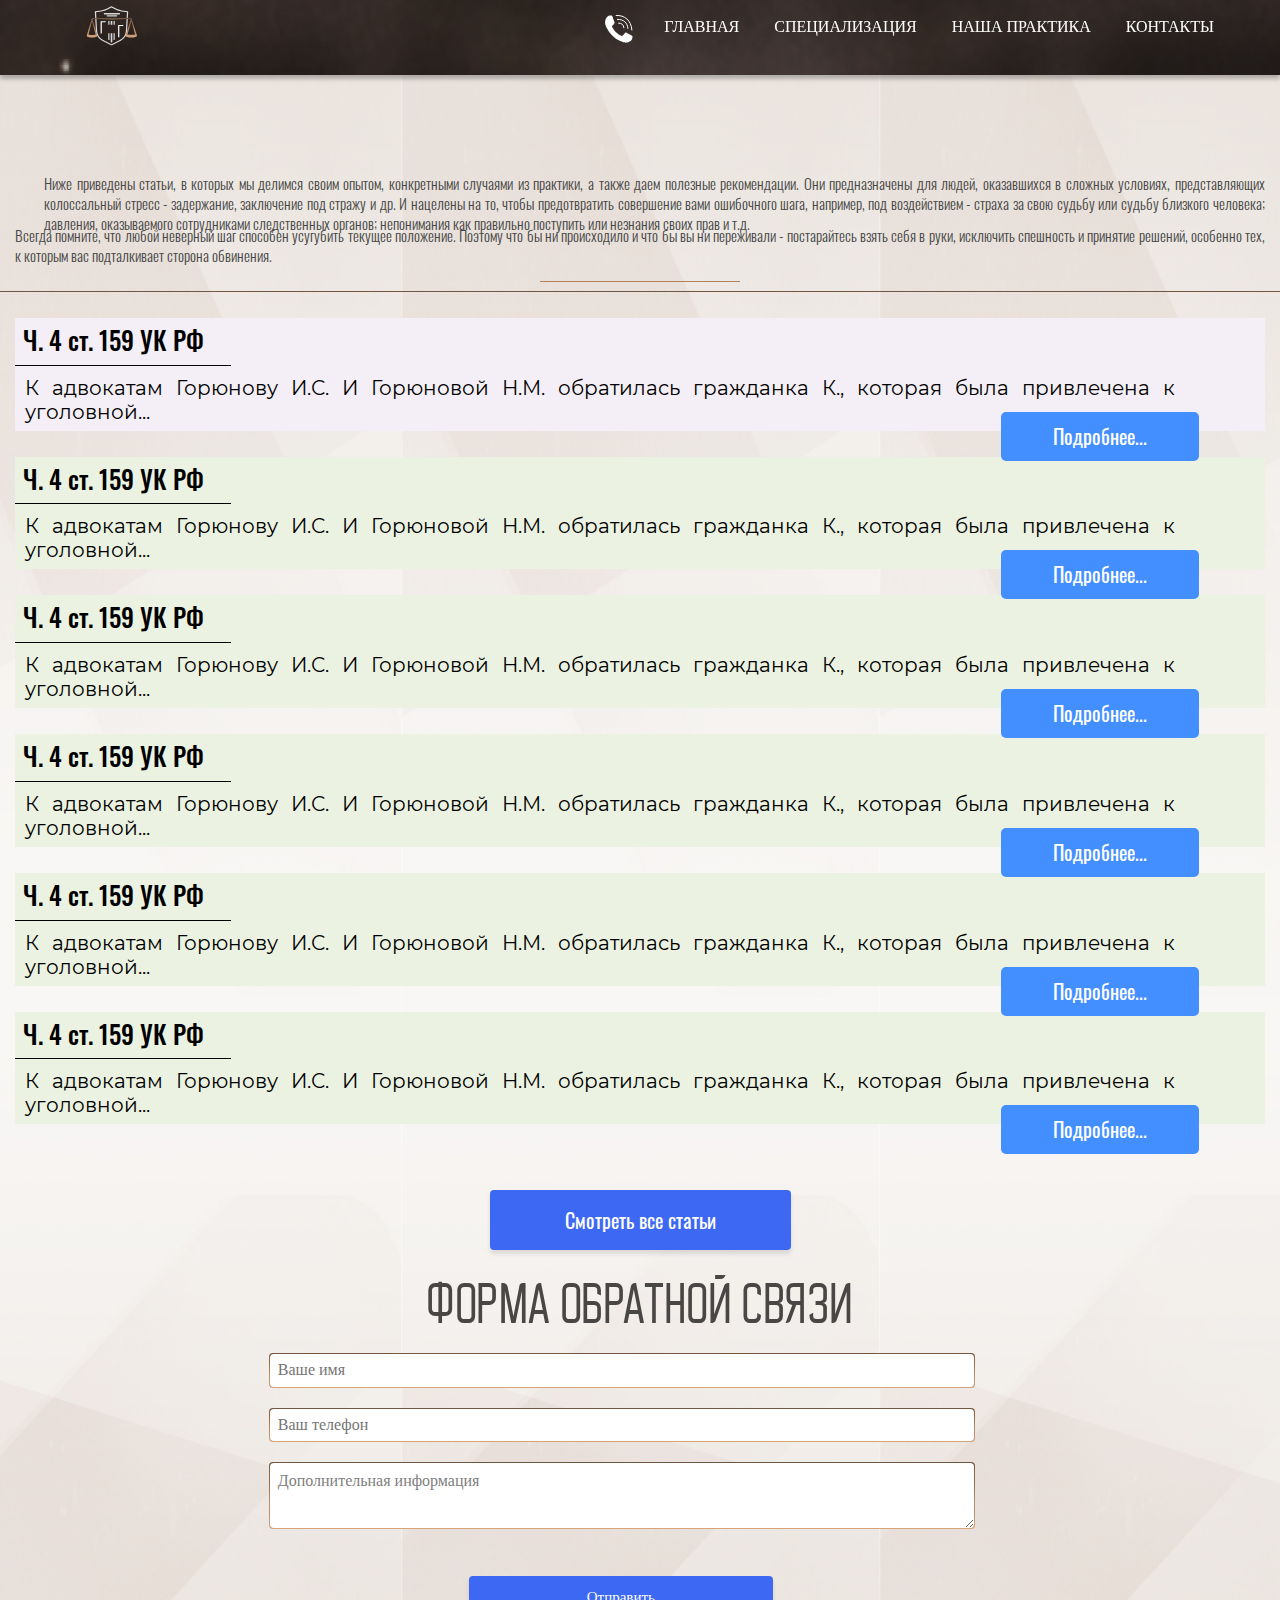
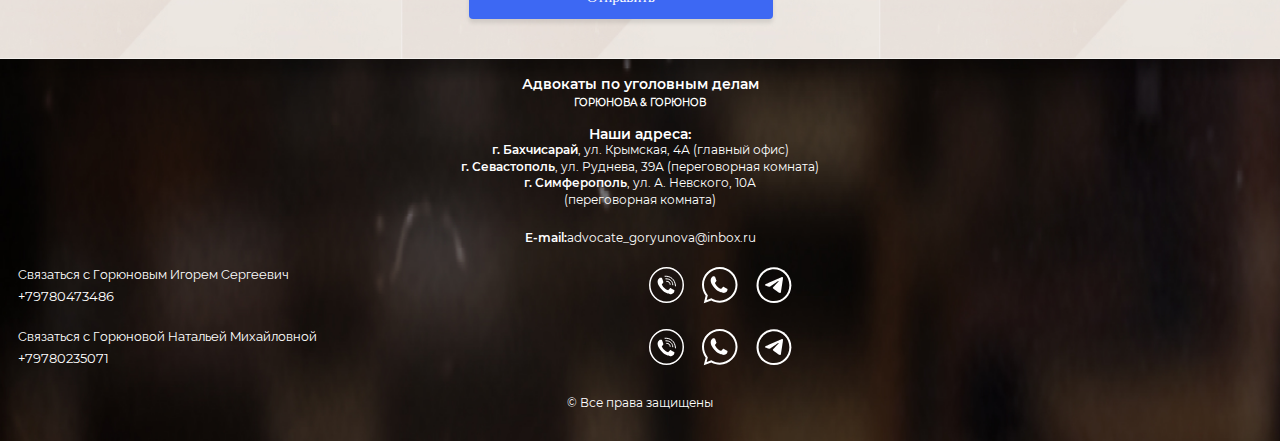
<file: practice.html>
<!DOCTYPE html>
<html lang="en">
	<head>
		<meta charset="UTF-8" />
		<meta
			name="viewport"
			content="width=device-width, initial-scale=1.0" />
		<link
			rel="stylesheet"
			href="./css/normalize.css" />
		<link
			rel="stylesheet"
			href="./css/style.css" />
		<title>Практика адвоката в Республике Крым и Севастополе</title>
		<script
			defer="defer"
			src="js/menu.js"></script>
	</head>
	<body>
		<div class="page__container">
			<header class="header">
				<nav class="nav">
					<div class="nav__wrap">
						<div class="nav__logo-wrap">
							<a
								href="#"
								class="link_type_clear">
								<svg
									width="55"
									height="46"
									viewBox="0 0 55 46"
									fill="none"
									xmlns="http://www.w3.org/2000/svg">
									<path
										d="M20.7778 7.9834H37.0741L36.7198 9.50406H21.1321L20.7778 7.9834Z"
										fill="#D9D9D9" />
									<path
										d="M23.6294 10.2646H34.222L33.8803 11.4051H23.9711L23.6294 10.2646Z"
										fill="#D9D9D9" />
									<path
										fill-rule="evenodd"
										clip-rule="evenodd"
										d="M43.9421 7.3522L38.7519 6.50626C36.34 6.11317 34.0173 5.34018 31.8832 4.22029L28.5082 2.44925L25.1331 4.22029C22.9989 5.34018 20.6763 6.11317 18.2644 6.50626L13.0741 7.3522L14.1569 26.2607C14.3593 29.7952 16.499 32.983 19.8184 34.6957L28.5181 39.1846L37.2031 34.6971C40.5196 32.9837 42.6567 29.7974 42.8592 26.265L43.9421 7.3522ZM12.1518 6.34473C11.9486 6.37784 11.804 6.54739 11.815 6.73953L12.9365 26.3216C13.1614 30.2488 15.5387 33.7908 19.227 35.6938L28.0253 40.2335C28.3322 40.3916 28.7047 40.3916 29.0115 40.2331L37.7952 35.6949C41.4801 33.791 43.8549 30.2507 44.0794 26.3259L45.2014 6.73953C45.2124 6.54739 45.0678 6.37784 44.8645 6.34473L38.9622 5.38279C36.6868 5.01194 34.4956 4.28267 32.4823 3.2262L28.7078 1.24558C28.5838 1.18051 28.4325 1.18051 28.3084 1.24558L24.534 3.22621C22.5207 4.28267 20.3294 5.01194 18.0541 5.38279L12.1518 6.34473Z"
										fill="#D9D9D9" />
									<path
										d="M17.5986 16.1948H22.8542V16.4657C22.8542 16.7223 22.7676 16.9314 22.5945 17.093C22.4315 17.245 22.2125 17.3211 21.9375 17.3211H18.8056V28.5122H17.5986V16.1948Z"
										fill="white" />
									<path
										d="M35.1172 19.9966H40.3727V20.2675C40.3727 20.5241 40.2862 20.7332 40.113 20.8947C39.9501 21.0468 39.7311 21.1228 39.4561 21.1228H36.3241V32.3139H35.1172V19.9966Z"
										fill="white" />
									<path
										fill-rule="evenodd"
										clip-rule="evenodd"
										d="M10.8179 12.9348C10.65 12.9343 10.4592 12.9343 10.2423 12.9343C8.34973 13.1381 7.89062 14.2476 8.4887 14.8408L3.7271 30.3941C3.69319 30.4568 3.67347 30.5268 3.66887 30.6045C3.66522 30.6359 3.66586 30.6668 3.67034 30.6969C3.75788 31.6774 6.11298 32.5412 9.00545 32.5412C11.9002 32.5412 14.2568 31.676 14.3407 30.6945C14.3448 30.666 14.3454 30.6367 14.3422 30.607C14.3378 30.5279 14.3179 30.457 14.2834 30.3935L9.63457 15.2151C9.9928 15.2102 10.4144 15.1312 10.8924 14.9522C10.1096 14.9522 9.32694 14.1281 9.87193 13.7193L10.2845 13.7376L28.9543 14.8181L29.0004 14.8153L29.1957 14.8266L43.7503 13.9299L47.0389 13.7325L47.562 13.7091C48.1177 14.1173 47.3249 14.9436 46.5321 14.9436C46.933 15.0922 47.2947 15.1718 47.6133 15.1974L42.6462 30.3816C42.6055 30.4516 42.5839 30.5305 42.5827 30.6194C42.5819 30.633 42.5823 30.6466 42.5835 30.66C42.6364 31.6506 45.1693 32.5289 48.2864 32.5289C51.4026 32.5289 53.9355 31.6507 53.9893 30.6601C53.9901 30.6466 53.9905 30.633 53.9897 30.6192C53.9884 30.5304 53.9669 30.4515 53.9265 30.3815L48.8649 14.9168C49.6109 14.3518 49.199 13.1397 47.1896 12.9258C47.0605 12.9258 46.9407 12.9258 46.8295 12.9259L10.8179 12.9348ZM48.6302 16.8029L48.312 15.83L44.3785 29.8703C45.0222 29.8387 45.8065 29.8503 46.6775 29.8632C47.1876 29.8708 47.7278 29.8788 48.2864 29.8788C48.8449 29.8788 49.3843 29.8708 49.8948 29.8632C50.8107 29.8496 51.6312 29.8375 52.2928 29.8755L48.6302 16.8029ZM48.209 15.9805L48.2884 15.7585L48.2851 15.7483L48.209 15.9805ZM9.62561 17.9527L9.00631 15.9306L5.34844 29.8826C5.95079 29.8509 6.68482 29.8626 7.49976 29.8755H7.50016C7.97756 29.883 8.48271 29.891 9.00545 29.891C9.52816 29.891 10.0333 29.883 10.5107 29.8755C11.3678 29.8619 12.1357 29.8498 12.7547 29.8878L9.62561 17.9527Z"
										fill="url(#paint0_linear_912_1279)" />
									<mask
										id="mask0_912_1279"
										style="mask-type: luminance"
										maskUnits="userSpaceOnUse"
										x="3"
										y="12"
										width="51"
										height="21">
										<path
											fill-rule="evenodd"
											clip-rule="evenodd"
											d="M10.8179 12.9348C10.65 12.9343 10.4592 12.9343 10.2423 12.9343C8.34973 13.1381 7.89062 14.2476 8.4887 14.8408L3.7271 30.3941C3.69319 30.4568 3.67347 30.5268 3.66887 30.6045C3.66522 30.6359 3.66586 30.6668 3.67034 30.6969C3.75788 31.6774 6.11298 32.5412 9.00545 32.5412C11.9002 32.5412 14.2568 31.676 14.3407 30.6945C14.3448 30.666 14.3454 30.6367 14.3422 30.607C14.3378 30.5279 14.3179 30.457 14.2834 30.3935L9.63457 15.2151C9.9928 15.2102 10.4144 15.1312 10.8924 14.9522C10.1096 14.9522 9.32694 14.1281 9.87193 13.7193L10.2845 13.7376L28.9543 14.8181L29.0004 14.8153L29.1957 14.8266L43.7503 13.9299L47.0389 13.7325L47.562 13.7091C48.1177 14.1173 47.3249 14.9436 46.5321 14.9436C46.933 15.0922 47.2947 15.1718 47.6133 15.1974L42.6462 30.3816C42.6055 30.4516 42.5839 30.5305 42.5827 30.6194C42.5819 30.633 42.5823 30.6466 42.5835 30.66C42.6364 31.6506 45.1693 32.5289 48.2864 32.5289C51.4026 32.5289 53.9355 31.6507 53.9893 30.6601C53.9901 30.6466 53.9905 30.633 53.9897 30.6192C53.9884 30.5304 53.9669 30.4515 53.9265 30.3815L48.8649 14.9168C49.6109 14.3518 49.199 13.1397 47.1896 12.9258C47.0605 12.9258 46.9407 12.9258 46.8295 12.9259L10.8179 12.9348ZM48.6302 16.8029L48.312 15.83L44.3785 29.8703C45.0222 29.8387 45.8065 29.8503 46.6775 29.8632C47.1876 29.8708 47.7278 29.8788 48.2864 29.8788C48.8449 29.8788 49.3843 29.8708 49.8948 29.8632C50.8107 29.8496 51.6312 29.8375 52.2928 29.8755L48.6302 16.8029ZM48.209 15.9805L48.2884 15.7585L48.2851 15.7483L48.209 15.9805ZM9.62561 17.9527L9.00631 15.9306L5.34844 29.8826C5.95079 29.8509 6.68482 29.8626 7.49976 29.8755H7.50016C7.97756 29.883 8.48271 29.891 9.00545 29.891C9.52816 29.891 10.0333 29.883 10.5107 29.8755C11.3678 29.8619 12.1357 29.8498 12.7547 29.8878L9.62561 17.9527Z"
											fill="white" />
									</mask>
									<g mask="url(#mask0_912_1279)">
										<path
											d="M10.2425 12.9343V12.896L10.2379 12.8965L10.2425 12.9343ZM8.48891 14.8407L8.52806 14.8512L8.53442 14.8304L8.51857 14.8147L8.48891 14.8407ZM3.72731 30.394L3.76369 30.4112L3.76543 30.408L3.76649 30.4045L3.72731 30.394ZM3.66908 30.6045L3.70964 30.6086L3.70976 30.6066L3.66908 30.6045ZM3.67055 30.6968L3.71122 30.6936L3.71091 30.6916L3.67055 30.6968ZM14.3409 30.6944L14.3005 30.6894L14.3004 30.6914L14.3409 30.6944ZM14.3424 30.6069L14.3016 30.6089L14.3018 30.6108L14.3424 30.6069ZM14.2836 30.3934L14.2445 30.4038L14.2455 30.4073L14.2473 30.4105L14.2836 30.3934ZM9.63478 15.215L9.63421 15.177L9.581 15.1777L9.59563 15.2254L9.63478 15.215ZM10.8926 14.9521L10.9078 14.9874L10.8926 14.9141V14.9521ZM9.87214 13.7193L9.87409 13.6813L9.85865 13.6806L9.84663 13.6897L9.87214 13.7193ZM10.2847 13.7375L10.2872 13.6996L10.2866 13.6995L10.2847 13.7375ZM28.9545 14.818L28.9519 14.8562L28.9571 14.8559L28.9545 14.818ZM29.0006 14.8152L29.0031 14.777L28.998 14.7773L29.0006 14.8152ZM29.196 14.8265L29.1934 14.8648L29.1986 14.8645L29.196 14.8265ZM47.0391 13.7324L47.0375 13.6944L47.0367 13.6944L47.0391 13.7324ZM47.5622 13.709L47.5871 13.6791L47.5752 13.6703L47.5602 13.671L47.5622 13.709ZM46.5323 14.9436V14.9055L46.5172 14.9789L46.5323 14.9436ZM47.6135 15.1974L47.6527 15.2085L47.6673 15.1635L47.6172 15.1595L47.6135 15.1974ZM42.6464 30.3815L42.6823 30.3996L42.6839 30.3962L42.6851 30.3926L42.6464 30.3815ZM42.5829 30.6193L42.6236 30.6207V30.6198L42.5829 30.6193ZM42.5837 30.6599L42.6244 30.658L42.624 30.6572L42.5837 30.6599ZM53.9895 30.66L53.9487 30.6573V30.6581L53.9895 30.66ZM53.9899 30.6191L53.9491 30.6197L53.9495 30.6205L53.9899 30.6191ZM53.9267 30.3815L53.8876 30.3926L53.8888 30.3962L53.8909 30.3995L53.9267 30.3815ZM48.8651 14.9168L48.8394 14.8872L48.8182 14.9034L48.8264 14.9279L48.8651 14.9168ZM47.1898 12.9257L47.1943 12.8877H47.1898V12.9257ZM46.8297 12.9258L46.8073 12.9576L46.8175 12.9638H46.8297V12.9258ZM46.8297 12.9258L46.8521 12.894L46.8419 12.8877H46.8297V12.9258ZM48.3122 15.8299L48.351 15.8188L48.309 15.6905L48.2727 15.8203L48.3122 15.8299ZM48.6304 16.8029L48.67 16.7932L48.6695 16.7918L48.6304 16.8029ZM44.3787 29.8702L44.3392 29.8606L44.325 29.9109L44.3808 29.9082L44.3787 29.8702ZM46.6777 29.8631L46.6769 29.9012H46.6777V29.8631ZM46.6777 29.8631L46.679 29.8251H46.6781L46.6777 29.8631ZM49.895 29.8631V29.8251H49.8942L49.895 29.8631ZM49.895 29.8631V29.9012H49.8958L49.895 29.8631ZM52.293 29.8755L52.2906 29.9134L52.3464 29.9167L52.3321 29.8659L52.293 29.8755ZM48.2886 15.7584L48.3273 15.7704L48.3314 15.7589L48.3277 15.7473L48.2886 15.7584ZM48.2092 15.9804L48.1705 15.9693L48.2479 15.9924L48.2092 15.9804ZM48.2854 15.7482L48.3245 15.7371L48.2854 15.618L48.2462 15.7371L48.2854 15.7482ZM9.00652 15.9306L9.04567 15.9201L9.00346 15.7822L8.96696 15.9215L9.00652 15.9306ZM9.62582 17.9526L9.66546 17.9436L9.66501 17.9422L9.62582 17.9526ZM5.34865 29.8825L5.30909 29.8734L5.29602 29.9233L5.35093 29.9204L5.34865 29.8825ZM7.49997 29.8754L7.49927 29.9134H7.49997V29.8754ZM7.49997 29.8754L7.50086 29.8374H7.50005L7.49997 29.8754ZM7.49997 29.8754L7.49927 29.9134H7.49997V29.8754ZM7.50037 29.8754L7.50086 29.8374H7.50005L7.50037 29.8754ZM10.511 29.8754V29.8374H10.5103L10.511 29.8754ZM10.511 29.8754L10.511 29.9134H10.5118L10.511 29.8754ZM10.511 29.8754V29.8374H10.5103L10.511 29.8754ZM12.7549 29.8877L12.7523 29.9256L12.8077 29.9291L12.7945 29.8787L12.7549 29.8877ZM10.2425 12.9723C10.4595 12.9723 10.6501 12.9723 10.8179 12.9728L10.8182 12.8967C10.6502 12.8962 10.4595 12.896 10.2425 12.896V12.9723ZM8.51857 14.8147C8.23367 14.5321 8.19871 14.1263 8.46532 13.7629C8.73299 13.3981 9.30796 13.0732 10.2472 12.972L10.2379 12.8965C9.28453 12.9992 8.68365 13.3308 8.3981 13.72C8.11153 14.1106 8.14607 14.5562 8.45921 14.8668L8.51857 14.8147ZM3.76649 30.4045L8.52806 14.8512L8.44971 14.8303L3.68814 30.3836L3.76649 30.4045ZM3.70976 30.6066C3.71407 30.5336 3.73248 30.4689 3.76369 30.4112L3.69094 30.3769C3.65432 30.4447 3.63329 30.5197 3.6284 30.6024L3.70976 30.6066ZM3.71091 30.6916C3.70688 30.6646 3.70636 30.6367 3.70964 30.6086L3.62858 30.6004C3.62457 30.6348 3.62526 30.669 3.6302 30.702L3.71091 30.6916ZM9.00566 32.5031C7.56332 32.5031 6.25644 32.2877 5.30066 31.9511C4.82261 31.7828 4.43419 31.5848 4.16061 31.3696C3.88662 31.1541 3.73184 30.9247 3.71122 30.6936L3.62996 30.7C3.65309 30.9592 3.82547 31.2055 4.1081 31.4277C4.39108 31.6503 4.78863 31.852 5.27186 32.0222C6.23863 32.3626 7.55554 32.5791 9.00566 32.5791V32.5031ZM14.3004 30.6914C14.2806 30.9227 14.1263 31.1523 13.8527 31.368C13.5795 31.5834 13.1911 31.7817 12.713 31.9503C11.757 32.2873 10.4492 32.5031 9.00566 32.5031V32.5791C10.4569 32.5791 11.7748 32.3623 12.7418 32.0214C13.2251 31.851 13.6226 31.6489 13.9053 31.4261C14.1876 31.2036 14.3594 30.9569 14.3816 30.6974L14.3004 30.6914ZM14.3018 30.6108C14.3048 30.6375 14.3042 30.6638 14.3005 30.6894L14.3814 30.6994C14.3858 30.668 14.3865 30.6357 14.3829 30.6031L14.3018 30.6108ZM14.2473 30.4105C14.279 30.469 14.2976 30.5347 14.3016 30.6089L14.3831 30.605C14.3785 30.521 14.3572 30.4449 14.32 30.3762L14.2473 30.4105ZM9.59563 15.2254L14.2445 30.4038L14.3228 30.3829L9.67397 15.2045L9.59563 15.2254ZM10.8774 14.9168C10.4032 15.0944 9.98658 15.1721 9.63421 15.177L9.63539 15.253C9.99949 15.248 10.426 15.1678 10.9078 14.9874L10.8774 14.9168ZM9.84663 13.6897C9.70009 13.7996 9.64114 13.9396 9.65096 14.0867C9.66061 14.2319 9.7368 14.3806 9.85295 14.5131C10.0849 14.7776 10.4872 14.9901 10.8926 14.9901V14.9141C10.5153 14.9141 10.1349 14.7146 9.91601 14.4649C9.80679 14.3403 9.74054 14.2063 9.73227 14.082C9.72413 13.9596 9.77171 13.8434 9.89768 13.7489L9.84663 13.6897ZM9.87022 13.7572L10.2828 13.7755L10.2866 13.6995L9.87409 13.6813L9.87022 13.7572ZM10.2822 13.7755L28.9519 14.8562L28.957 14.78L10.2872 13.6996L10.2822 13.7755ZM28.9571 14.8559L29.0032 14.8532L28.998 14.7773L28.9518 14.78L28.9571 14.8559ZM28.998 14.8532L29.1934 14.8648L29.1985 14.7886L29.0031 14.777L28.998 14.8532ZM29.1986 14.8645L43.7534 13.9677L43.7477 13.8919L29.1933 14.7886L29.1986 14.8645ZM43.7534 13.9677L47.042 13.7703L47.0367 13.6944L43.7477 13.8919L43.7534 13.9677ZM47.0411 13.7703L47.5638 13.747L47.5602 13.671L47.0375 13.6944L47.0411 13.7703ZM47.537 13.7389C47.6657 13.8334 47.7142 13.9496 47.7064 14.0719C47.6987 14.1961 47.6319 14.3303 47.5215 14.4552C47.3002 14.7053 46.9148 14.9055 46.5323 14.9055V14.9816C46.9425 14.9816 47.35 14.7686 47.5842 14.5035C47.7015 14.3708 47.7785 14.2218 47.7879 14.0764C47.7973 13.9289 47.7366 13.7888 47.5871 13.6791L47.537 13.7389ZM46.5172 14.9789C46.9214 15.1286 47.2872 15.2092 47.6103 15.2353L47.6172 15.1595C47.3031 15.1342 46.9454 15.0556 46.5474 14.9082L46.5172 14.9789ZM47.5748 15.1863L42.6073 30.3704L42.6851 30.3926L47.6527 15.2085L47.5748 15.1863ZM42.6106 30.3635C42.5666 30.4392 42.5434 30.5242 42.5421 30.6188L42.6236 30.6198C42.6248 30.5366 42.6448 30.4638 42.6823 30.3996L42.6106 30.3635ZM42.5421 30.6179C42.5413 30.633 42.5417 30.6479 42.5429 30.6626L42.624 30.6572C42.6232 30.6451 42.6232 30.6329 42.6236 30.6207L42.5421 30.6179ZM42.5429 30.6618C42.5572 30.9249 42.7352 31.1746 43.0331 31.3994C43.3317 31.6247 43.7554 31.8291 44.2724 32.0017C45.3072 32.3468 46.7246 32.5669 48.2866 32.5669V32.4908C46.7315 32.4908 45.3239 32.2717 44.3001 31.9301C43.7876 31.7592 43.3732 31.5583 43.0844 31.3403C42.7951 31.1219 42.6367 30.8902 42.6244 30.658L42.5429 30.6618ZM48.2866 32.5669C49.8482 32.5669 51.2655 32.3469 52.3004 32.0017C52.8174 31.8292 53.2411 31.6248 53.5397 31.3995C53.8375 31.1747 54.0159 30.925 54.0298 30.6619L53.9487 30.6581C53.9361 30.8903 53.7776 31.122 53.4884 31.3404C53.1995 31.5584 52.7852 31.7593 52.2727 31.9301C51.2488 32.2718 49.8413 32.4908 48.2866 32.4908V32.5669ZM54.0298 30.6628C54.031 30.648 54.0314 30.6329 54.0306 30.6178L53.9495 30.6205C53.95 30.6329 53.9495 30.6451 53.9487 30.6573L54.0298 30.6628ZM54.0306 30.6186C54.0294 30.5241 54.0062 30.4392 53.9626 30.3634L53.8909 30.3995C53.9279 30.4637 53.9479 30.5365 53.9491 30.6197L54.0306 30.6186ZM53.9654 30.3704L48.9042 14.9056L48.8264 14.9279L53.8876 30.3926L53.9654 30.3704ZM48.8908 14.9463C49.2798 14.6515 49.3666 14.1861 49.0957 13.7698C48.8256 13.3558 48.2063 12.9954 47.1943 12.8877L47.1854 12.9635C48.1827 13.0697 48.7738 13.4227 49.026 13.8093C49.2766 14.1939 49.1963 14.617 48.8394 14.8872L48.8908 14.9463ZM47.1898 12.8877C47.0607 12.8877 46.9409 12.8876 46.8297 12.8877V12.9638C46.9409 12.9637 47.0607 12.9637 47.1898 12.9637V12.8877ZM46.8297 12.8877L10.8182 12.8967L10.8179 12.9728L46.8297 12.9638V12.8877ZM48.2731 15.841L48.5917 16.814L48.6695 16.7918L48.351 15.8188L48.2731 15.841ZM44.4178 29.8798L48.3514 15.8395L48.2727 15.8203L44.3392 29.8606L44.4178 29.8798ZM46.6781 29.8251C45.8079 29.8122 45.022 29.8006 44.3763 29.8323L44.3808 29.9082C45.0228 29.8767 45.8055 29.8882 46.6769 29.9012L46.6781 29.8251ZM46.679 29.8251H46.6781L46.6769 29.9012L46.679 29.8251ZM48.2866 29.8407C47.7284 29.8407 47.189 29.8327 46.679 29.8251L46.6769 29.9012C47.187 29.9087 47.7276 29.9167 48.2866 29.9167V29.8407ZM49.8942 29.8251C49.3841 29.8327 48.8447 29.8407 48.2866 29.8407V29.9167C48.8451 29.9167 49.3858 29.9087 49.8958 29.9012L49.8942 29.8251ZM49.895 29.8251H49.8942L49.8958 29.9012L49.895 29.8251ZM52.2955 29.8375C51.6322 29.7994 50.8105 29.8116 49.895 29.8251L49.8958 29.9012C50.8125 29.8876 51.631 29.8755 52.2906 29.9134L52.2955 29.8375ZM48.5909 16.8125L52.2535 29.8851L52.3321 29.8659L48.67 16.7932L48.5909 16.8125ZM48.2499 15.7464L48.1709 15.9684L48.2479 15.9924L48.3273 15.7704L48.2499 15.7464ZM48.2462 15.7593L48.2499 15.7695L48.3277 15.7473L48.3245 15.7371L48.2462 15.7593ZM48.2483 15.9915L48.3245 15.7593L48.2462 15.7371L48.1705 15.9693L48.2483 15.9915ZM8.96733 15.941L9.58667 17.9631L9.66501 17.9422L9.04567 15.9201L8.96733 15.941ZM5.38825 29.8915L9.04608 15.9396L8.96696 15.9215L5.30909 29.8734L5.38825 29.8915ZM7.50086 29.8374C6.68642 29.8245 5.95052 29.8128 5.34637 29.8445L5.35093 29.9204C5.95149 29.8889 6.68385 29.9005 7.49927 29.9134L7.50086 29.8374ZM7.50005 29.8374L7.49997 29.9134H7.50037L7.50005 29.8374ZM9.00566 29.8529C8.48333 29.8529 7.9783 29.8449 7.50086 29.8374L7.49927 29.9134C7.97663 29.921 8.48255 29.9289 9.00566 29.9289V29.8529ZM10.5103 29.8374C10.0328 29.8449 9.528 29.8529 9.00566 29.8529V29.9289C9.52877 29.9289 10.0345 29.921 10.5118 29.9134L10.5103 29.8374ZM12.7576 29.8498C12.1365 29.8116 11.3674 29.8238 10.511 29.8374L10.5118 29.9134C11.3695 29.8998 12.1353 29.8877 12.7523 29.9256L12.7576 29.8498ZM9.58626 17.9617L12.7154 29.8967L12.7945 29.8787L9.66546 17.9436L9.58626 17.9617Z"
											fill="#C9C8B5" />
									</g>
									<path
										d="M30.5557 28.1323H31.7779V34.6988L30.5557 35.3555V28.1323Z"
										fill="#D9D9D9" />
									<path
										d="M30.5557 15.9668H31.7779V19.7684H31.1668H30.5557V15.9668Z"
										fill="#D9D9D9" />
									<path
										d="M26.4815 28.1323H25.2593V34.6988L26.4815 35.3555V28.1323Z"
										fill="#D9D9D9" />
									<path
										d="M26.4815 15.9668H25.2593V19.7684L26.4815 19.7608V15.9668Z"
										fill="#D9D9D9" />
									<path
										d="M27.7036 28.1323H28.5184H29.3332V36.9576L28.5184 37.6365L27.7036 36.9576V28.1323Z"
										fill="#D9D9D9" />
									<path
										d="M27.7036 15.9668H29.3332V19.7684H28.4125H27.7036V15.9668Z"
										fill="#D9D9D9" />
									<defs>
										<linearGradient
											id="paint0_linear_912_1279"
											x1="28.8283"
											y1="12.9258"
											x2="28.8283"
											y2="32.5412"
											gradientUnits="userSpaceOnUse">
											<stop
												stop-color="#715641"
												offset="0.14" />
											<stop
												offset="0.14"
												stop-color="#95633C" />
											<stop
												offset="0.3"
												stop-color="#9E6940" />
											<stop
												offset="0.44"
												stop-color="#AD7A52" />
											<stop
												offset="0.6"
												stop-color="#BF8A60" />
											<stop
												offset="0.75"
												stop-color="#C28E66" />
											<stop
												offset="0.9"
												stop-color="#CD9B75" />
											<stop
												offset="1"
												stop-color="#D7A47C" />
										</linearGradient>
									</defs>
								</svg>
							</a>
						</div>
						<div class="nav__menu-wrap">
							<div class="nav__contact-wrap">
								<a
									href="tel:+79780473486"
									class="link_type_clear">
									<svg
										width="30"
										height="30"
										viewBox="0 0 30 30"
										fill="none"
										xmlns="http://www.w3.org/2000/svg">
										<path
											d="M28.4467 23.1601C28.288 22.8619 27.8363 22.662 27.1632 22.277C26.4888 21.8919 23.1739 20.0239 22.5532 19.7583C21.9306 19.492 21.4738 19.3501 20.9739 20.0181C20.4739 20.6868 19.0588 22.174 18.6281 22.6141C18.1979 23.0556 17.7909 23.0912 17.1165 22.7055C16.4434 22.3204 14.2515 21.4632 11.7354 18.9542C9.77761 17.0018 8.51247 14.6555 8.14665 13.9381C7.7814 13.2219 8.16377 12.8671 8.52912 12.5411C8.85867 12.2474 9.26775 11.7698 9.6364 11.3844C10.0064 10.9985 10.1376 10.7165 10.393 10.2659C10.651 9.81613 10.5577 9.40508 10.4029 9.04758C10.2494 8.69144 9.0516 5.2019 8.55153 3.7811C8.05139 2.36159 7.46201 2.56055 7.05695 2.53803C6.65317 2.51558 6.19375 2.43177 5.73175 2.40608C5.26974 2.38039 4.50885 2.5122 3.83491 3.17058C3.16157 3.82963 1.2786 5.40791 1.08913 8.81965C0.899621 12.232 3.1987 15.667 3.5205 16.1483C3.84103 16.6296 7.88618 24.1069 14.7773 27.2755C21.6691 30.4427 21.7205 29.5167 22.9978 29.4712C24.2738 29.4263 27.1901 28.022 27.8597 26.4358C28.5257 24.8468 28.6028 23.4588 28.4467 23.1601Z"
											fill="white" />
										<path
											d="M19.8854 14.6785C19.5049 11.5943 17.7637 10.0951 14.6606 10.1621"
											stroke="white"
											stroke-linecap="round"
											stroke-linejoin="round" />
										<path
											d="M23.848 15.3684C23.716 12.6792 22.7207 10.4999 20.8522 8.82267C18.9838 7.1454 16.5067 6.31878 13.4019 6.33545"
											stroke="white"
											stroke-linecap="round"
											stroke-linejoin="round" />
										<path
											d="M27.8891 17.0323C27.5016 12.2105 25.8138 8.52629 22.8324 5.95201C19.8518 3.38674 16.2825 2.23342 12.1436 2.50879"
											stroke="white"
											stroke-linecap="round"
											stroke-linejoin="round" />
									</svg>
								</a>
							</div>
							<div class="hamb">
								<a
									class="hamb__field"
									id="hamb">
									<svg
										width="40"
										height="22"
										viewBox="0 0 40 22"
										fill="none"
										xmlns="http://www.w3.org/2000/svg">
										<path
											d="M1 1H38.5"
											stroke="white"
											stroke-width="2"
											stroke-linecap="round" />
										<path
											d="M8 11L39 11"
											stroke="white"
											stroke-width="2"
											stroke-linecap="round" />
										<path
											d="M15.5 21L39 21"
											stroke="white"
											stroke-width="2"
											stroke-linecap="round" />
									</svg>
								</a>
							</div>
							<ul
								class="menu"
								id="menu">
								<li><a href="index.html">Главная</a></li>
								<li><a href="specializations.html">Специализация</a></li>
								<li><a href="practice.html">Наша практика</a></li>
								<li><a href="contacts.html">Контакты</a></li>
							</ul>
							<ul class="nav__menu-list_type_desktop">
								<li class="nav__menu-item">
									<a
										href="index.html"
										class="link_type_clear"
										>главная</a
									>
								</li>
								<li class="nav__menu-item">
									<a
										href="specializations.html"
										class="nav_type_clear"
										>специализация</a
									>
								</li>
								<li class="nav__menu-item">
									<a
										href="practice.html"
										class="nav_type_clear"
										>наша практика</a
									>
								</li>
								<li class="nav__menu-item">
									<a
										href="contacts.html"
										class="nav_type_clear"
										>контакты</a
									>
								</li>
							</ul>
						</div>
					</div>
				</nav>
				<div
					class="popup"
					id="popup">
					<div class="popup__container">
						<a
							href="#"
							class="popup__btn">
							<svg
								width="17"
								height="16"
								viewBox="0 0 17 16"
								fill="none"
								xmlns="http://www.w3.org/2000/svg">
								<path
									d="M1 1L16.5 15.5M1 15.5L16.5 1"
									stroke="black"
									stroke-linecap="round" />
							</svg>
						</a>
					</div>
				</div>
			</header>
			<main class="main">
				<section class="section__main-content practice">
					<div class="our-practice practice">
						<div class="our-practive__wrap">
							<div class="our-practice__title-wrap">
								<div class="double-title__wrap">
									<div class="double-title__primary-wrap">
										<span class="double-title__primary-deco_type_left"></span>
										<h1 class="double-title__primary-title oswald">Наша практика</h1>
										<span class="double-title__primary-deco_type_right"></span>
									</div>
									<div class="double-title__secondary-wrap">
										<span class="double-title__secondary-title oswald">Наша практика</span>
									</div>
								</div>
							</div>
							<div class="our-practice__description">
								<p class="our-practice__description-content oswald">
									Ниже приведены статьи, в которых мы делимся своим опытом, конкретными случаями из практики, а также даем
									полезные рекомендации. Они предназначены для людей, оказавшихся в сложных условиях, представляющих колоссальный
									стресс - задержание, заключение под стражу и др. И нацелены на то, чтобы предотвратить совершение вами
									ошибочного шага, например, под воздействием - страха за свою судьбу или судьбу близкого человека; давления,
									оказываемого сотрудниками следственных органов; непонимания как правильно поступить или незнания своих прав и
									т.д.
								</p>
							</div>
							<div class="our-practive__content our-practive__content_page_practice">
								<img
									src="./images/gis-gnm.png"
									alt="Горюнов Игорь и Наталья"
									class="our-practice__image" />
								<p class="our-practice__secondary-description oswald">
									Всегда помните, что любой неверный шаг способен усугубить текущее положение. Поэтому что бы ни происходило и
									что бы вы ни переживали - постарайтесь взять себя в руки, исключить спешность и принятие решений, особенно тех,
									к которым вас подталкивает сторона обвинения.
								</p>
								<div class="deco-lines"><span class="deco-lines__primary"></span></div>
								<div class="our-practice__issue our-practice__issue_page_practice our-practice_with_margin">
									<div class="our-practice__issue-header">
										<h3 class="our-practice__issue-title oswald">Ч. 4 ст. 159 УК РФ</h3>
									</div>
									<p class="our-practice__issue-content montserat">
										К адвокатам Горюнову И.С. И Горюновой Н.М. обратилась гражданка К., которая была привлечена к уголовной...
									</p>
									<div class="our-practice__issue-footer">
										<a
											href="#"
											class="our-practice__issue-link oswald"
											>Подробнее...</a
										>
									</div>
								</div>
								<div class="our-practice__issue our-practice__issue_color_green our-practice__issue_page_practice">
									<div class="our-practice__issue-header">
										<h3 class="our-practice__issue-title oswald">Ч. 4 ст. 159 УК РФ</h3>
									</div>
									<p class="our-practice__issue-content montserat">
										К адвокатам Горюнову И.С. И Горюновой Н.М. обратилась гражданка К., которая была привлечена к уголовной...
									</p>
									<div class="our-practice__issue-footer">
										<a
											href="#"
											class="our-practice__issue-link oswald"
											>Подробнее...</a
										>
									</div>
								</div>
								<div class="our-practice__issue our-practice__issue_color_green our-practice__issue_page_practice">
									<div class="our-practice__issue-header">
										<h3 class="our-practice__issue-title oswald">Ч. 4 ст. 159 УК РФ</h3>
									</div>
									<p class="our-practice__issue-content montserat">
										К адвокатам Горюнову И.С. И Горюновой Н.М. обратилась гражданка К., которая была привлечена к уголовной...
									</p>
									<div class="our-practice__issue-footer">
										<a
											href="#"
											class="our-practice__issue-link oswald"
											>Подробнее...</a
										>
									</div>
								</div>
								<div class="our-practice__issue our-practice__issue_color_green our-practice__issue_page_practice">
									<div class="our-practice__issue-header">
										<h3 class="our-practice__issue-title oswald">Ч. 4 ст. 159 УК РФ</h3>
									</div>
									<p class="our-practice__issue-content montserat">
										К адвокатам Горюнову И.С. И Горюновой Н.М. обратилась гражданка К., которая была привлечена к уголовной...
									</p>
									<div class="our-practice__issue-footer">
										<a
											href="#"
											class="our-practice__issue-link oswald"
											>Подробнее...</a
										>
									</div>
								</div>
								<div class="our-practice__issue our-practice__issue_color_green our-practice__issue_page_practice">
									<div class="our-practice__issue-header">
										<h3 class="our-practice__issue-title oswald">Ч. 4 ст. 159 УК РФ</h3>
									</div>
									<p class="our-practice__issue-content montserat">
										К адвокатам Горюнову И.С. И Горюновой Н.М. обратилась гражданка К., которая была привлечена к уголовной...
									</p>
									<div class="our-practice__issue-footer">
										<a
											href="#"
											class="our-practice__issue-link oswald"
											>Подробнее...</a
										>
									</div>
								</div>
								<div class="our-practice__issue our-practice__issue_color_green our-practice__issue_page_practice">
									<div class="our-practice__issue-header">
										<h3 class="our-practice__issue-title oswald">Ч. 4 ст. 159 УК РФ</h3>
									</div>
									<p class="our-practice__issue-content montserat">
										К адвокатам Горюнову И.С. И Горюновой Н.М. обратилась гражданка К., которая была привлечена к уголовной...
									</p>
									<div class="our-practice__issue-footer">
										<a
											href="#"
											class="our-practice__issue-link oswald"
											>Подробнее...</a
										>
									</div>
								</div>
							</div>
							<div class="our-practice__footer">
								<a
									href="#"
									class="oswald button_type_standard our-practice__btn">
									Смотреть все статьи
								</a>
							</div>
						</div>
					</div>
					<form class="contact-form contact-form_page_practice">
						<div class="contact-form__deco-container">
							<span class="contact-form__deco-line_type_primary"></span>
							<span class="contact-form__deco-line_type_secondary"></span>
						</div>
						<div class="contact-form__header">
							<h3 class="contact-form__title buyan">Форма обратной связи</h3>
							<div class="contact-form__image-wrap">
								<img
									src="./images/gis-gns-2.png"
									alt="Горюнов Игорь Сергеевич и Горюнова Наталья Михайловна"
									class="contacts-form__image" />
							</div>
						</div>
						<div class="contact-form__main">
							<p class="contact-form__content montserat">Оставьте свои данные, мы Вам перезвоним</p>
							<div class="contact-form__input-wrap contact-form__input-wrap_iterable_first">
								<input
									type="text"
									placeholder="Ваше имя"
									class="contact-form__input contact-form__input_first contact-form__input_type_name" />
							</div>
							<div class="contact-form__input-wrap">
								<input
									type="tel"
									placeholder="Ваш телефон"
									name="phone"
									id="phone"
									class="contact-form__input contact-from__input_type_phone" />
							</div>
							<div class="contact-form__input-wrap">
								<textarea
									name="info"
									id="info"
									class="contact-form__input contact-form__input_last contact-form__input_type_info">
Дополнительная информация</textarea
								>
							</div>
							<button class="button_type_standard contact-form__btn">Отправить</button>
						</div>
					</form>
				</section>
			</main>
			<footer class="footer">
				<div class="footer__title-wrap">
					<h3 class="footer__title montserat__semi-bold">Адвокаты по уголовным делам</h3>
					<h3 class="footer__title footer__title_secondary montserat">Горюнова & Горюнов</h3>
				</div>
				<div class="footer__addresses-wrap">
					<h3 class="footer__addresses-title montserat__semi-bold">Наши адреса:</h3>
					<div class="footer__row">
						<span class="footer__row-title montserat__semi-bold">г. Бахчисарай</span
						><span class="footer__row-content montserat">, ул. Крымская, 4А (главный офис)</span>
					</div>
					<div class="footer__row">
						<span class="footer__row-title montserat__semi-bold">г. Севастополь</span
						><span class="footer__row-content montserat">, ул. Руднева, 39А (переговорная комната)</span>
					</div>
					<div class="footer__row">
						<span class="footer__row-title montserat__semi-bold">г. Симферополь</span
						><span class="footer__row-content montserat">, ул. А. Невского, 10А <br />(переговорная комната)</span>
					</div>
				</div>
				<div class="footer__email-wrap">
					<span class="footer__row-title montserat__semi-bold">E-mail:</span
					><span class="footer__row-content montserat">advocate_goryunova@inbox.ru</span>
				</div>
				<div class="footer__contacts-wrap">
					<div class="footer__contacts-item">
						<div class="footer__item-wrap">
							<span class="footer__item-content raleway">Связаться с Горюновым Игорем Сергеевич</span>
							<span class="footer__item-phone montserat">+79780473486</span>
						</div>
						<ul class="footer__messangers-list">
							<li class="footer__messanger-item">
								<a
									href="tel:+79780473486"
									class="footer__link">
									<svg
										width="35"
										height="36"
										viewBox="0 0 35 36"
										fill="none"
										xmlns="http://www.w3.org/2000/svg">
										<path
											d="M34.25 18C34.25 27.547 26.731 35.25 17.5 35.25C8.26901 35.25 0.75 27.547 0.75 18C0.75 8.45303 8.26901 0.75 17.5 0.75C26.731 0.75 34.25 8.45303 34.25 18Z"
											stroke="white"
											stroke-width="1.5" />
										<path
											d="M21.1609 17.3456C20.9072 15.2895 19.7465 14.29 17.6777 14.3347"
											stroke="white"
											stroke-linecap="round"
											stroke-linejoin="round" />
										<path
											d="M23.803 17.8057C23.715 16.0128 23.0514 14.56 21.8058 13.4418C20.5602 12.3237 18.9087 11.7726 16.8389 11.7837"
											stroke="white"
											stroke-linecap="round"
											stroke-linejoin="round" />
										<path
											d="M26.497 18.915C26.2387 15.7005 25.1135 13.2443 23.1259 11.5281C21.1388 9.81797 18.7593 9.04909 16 9.23267"
											stroke="white"
											stroke-linecap="round"
											stroke-linejoin="round" />
										<path
											d="M25.379 23.2875C25.281 23.1054 25.004 22.9845 24.591 22.7509C24.1772 22.5174 22.1433 21.3845 21.7627 21.224C21.381 21.0629 21.1011 20.9776 20.7977 21.3887C20.4943 21.8001 19.6341 22.7163 19.3722 22.9875C19.1106 23.2595 18.8618 23.2828 18.448 23.0488C18.035 22.8152 16.6915 22.2977 15.1439 20.7693C13.9397 19.5799 13.1577 18.1468 12.9315 17.7085C12.7056 17.271 12.9382 17.0522 13.1605 16.8512C13.361 16.6701 13.6095 16.3761 13.8336 16.1387C14.0585 15.9009 14.1378 15.7276 14.2924 15.4507C14.4486 15.1742 14.3901 14.9227 14.2942 14.7042C14.1991 14.4865 13.4543 12.3527 13.1435 11.4839C12.8326 10.6159 12.4729 10.7399 12.225 10.7275C11.978 10.7152 11.6968 10.6654 11.4141 10.6513C11.1315 10.6372 10.6666 10.7206 10.2567 11.1264C9.84721 11.5326 8.70113 12.5062 8.59721 14.5973C8.49328 16.6887 9.9114 18.7852 10.1099 19.079C10.3076 19.3728 12.8078 23.9399 17.0334 25.857C21.2595 27.7734 21.2877 27.2059 22.0687 27.1735C22.8489 27.1415 24.6276 26.2708 25.0316 25.2966C25.4333 24.3207 25.4755 23.4699 25.379 23.2875Z"
											fill="white" />
									</svg>
								</a>
							</li>
							<li class="footer__messanger-item">
								<a
									target="_blank"
									href="https://wa.me/+79780473486"
									class="footer__link">
									<svg
										width="36"
										height="37"
										viewBox="0 0 36 37"
										fill="none"
										xmlns="http://www.w3.org/2000/svg">
										<mask
											id="path-1-inside-1_1138_2117"
											fill="white">
											<path
												fill-rule="evenodd"
												clip-rule="evenodd"
												d="M17.7715 35.6312C27.5864 35.6312 35.543 27.6549 35.543 17.8156C35.543 7.97632 27.5864 0 17.7715 0C7.95657 0 0 7.97632 0 17.8156C0 21.8906 1.36478 25.6461 3.66112 28.6478L1.75631 36.34L9.3283 33.496C11.8398 34.858 14.7156 35.6312 17.7715 35.6312Z" />
										</mask>
										<path
											d="M3.66112 28.6478L5.60248 29.1285L5.83346 28.1958L5.24959 27.4325L3.66112 28.6478ZM1.75631 36.34L-0.185057 35.8593L-1.09867 39.5487L2.45952 38.2123L1.75631 36.34ZM9.3283 33.496L10.2817 31.7379L9.47944 31.3029L8.62509 31.6238L9.3283 33.496ZM33.543 17.8156C33.543 26.555 26.4772 33.6312 17.7715 33.6312V37.6312C28.6957 37.6312 37.543 28.7548 37.543 17.8156H33.543ZM17.7715 2C26.4772 2 33.543 9.07621 33.543 17.8156H37.543C37.543 6.87643 28.6957 -2 17.7715 -2V2ZM2 17.8156C2 9.07621 9.06581 2 17.7715 2V-2C6.84733 -2 -2 6.87643 -2 17.8156H2ZM5.24959 27.4325C3.21107 24.7679 2 21.4366 2 17.8156H-2C-2 22.3446 -0.481516 26.5243 2.07265 29.863L5.24959 27.4325ZM3.69767 36.8207L5.60248 29.1285L1.71975 28.167L-0.185057 35.8593L3.69767 36.8207ZM8.62509 31.6238L1.0531 34.4677L2.45952 38.2123L10.0315 35.3683L8.62509 31.6238ZM17.7715 33.6312C15.057 33.6312 12.508 32.9452 10.2817 31.7379L8.37492 35.2542C11.1717 36.7708 14.3742 37.6312 17.7715 37.6312V33.6312Z"
											fill="white"
											mask="url(#path-1-inside-1_1138_2117)" />
										<path
											d="M25.4704 21.9396C25.3723 21.7575 25.0953 21.6366 24.6823 21.403C24.2685 21.1695 22.2346 20.0366 21.854 19.8761C21.4723 19.715 21.1924 19.6297 20.889 20.0408C20.5856 20.4522 19.7254 21.3684 19.4635 21.6396C19.2019 21.9116 18.9531 21.9349 18.5394 21.7009C18.1263 21.4673 16.7828 20.9498 15.2352 19.4214C14.031 18.232 13.249 16.7989 13.0228 16.3606C12.7969 15.9231 13.0295 15.7043 13.2518 15.5033C13.4523 15.3222 13.7008 15.0282 13.9249 14.7908C14.1498 14.553 14.2291 14.3797 14.3838 14.1028C14.54 13.8263 14.4814 13.5748 14.3855 13.3563C14.2904 13.1386 13.5456 11.0048 13.2348 10.136C12.9239 9.26801 12.5642 9.39198 12.3164 9.37961C12.0693 9.36727 11.7881 9.31754 11.5054 9.30342C11.2228 9.2893 10.7579 9.37274 10.348 9.7785C9.93852 10.1847 8.79244 11.1583 8.68852 13.2494C8.58458 15.3408 10.0027 17.4373 10.2012 17.7311C10.3989 18.0249 12.8991 22.592 17.1247 24.5091C21.3508 26.4255 21.379 25.858 22.16 25.8256C22.9402 25.7936 24.7189 24.9229 25.1229 23.9487C25.5246 22.9728 25.5669 22.122 25.4704 21.9396Z"
											fill="white" />
									</svg>
								</a>
							</li>
							<li class="footer__messanger-item">
								<a
									target="_blank"
									href="https://t.me/goryunovs_lawyers"
									class="footer__link">
									<svg
										width="36"
										height="37"
										viewBox="0 0 36 37"
										fill="none"
										xmlns="http://www.w3.org/2000/svg">
										<mask
											id="path-1-inside-1_1138_2122"
											fill="white">
											<path
												d="M35.3741 18.1701C35.3741 28.0596 27.5769 36.0765 17.9585 36.0765C8.34018 36.0765 0.542969 28.0596 0.542969 18.1701C0.542969 8.28066 8.34018 0.263672 17.9585 0.263672C27.5769 0.263672 35.3741 8.28066 35.3741 18.1701Z" />
										</mask>
										<path
											d="M33.3741 18.1701C33.3741 27.0078 26.4202 34.0765 17.9585 34.0765V38.0765C28.7335 38.0765 37.3741 29.1114 37.3741 18.1701H33.3741ZM17.9585 34.0765C9.49679 34.0765 2.54297 27.0078 2.54297 18.1701H-1.45703C-1.45703 29.1114 7.18357 38.0765 17.9585 38.0765V34.0765ZM2.54297 18.1701C2.54297 9.33246 9.49679 2.26367 17.9585 2.26367V-1.73633C7.18357 -1.73633 -1.45703 7.22886 -1.45703 18.1701H2.54297ZM17.9585 2.26367C26.4202 2.26367 33.3741 9.33246 33.3741 18.1701H37.3741C37.3741 7.22886 28.7335 -1.73633 17.9585 -1.73633V2.26367Z"
											fill="white"
											mask="url(#path-1-inside-1_1138_2122)" />
										<path
											d="M10.1035 16.968C10.1035 16.968 18.0645 13.4557 20.8255 12.219C21.8839 11.7243 25.4733 10.1413 25.4733 10.1413C25.4733 10.1413 27.1299 9.44868 26.9918 11.1306C26.9458 11.8232 26.5777 14.2472 26.2095 16.8691C25.6573 20.5793 25.0591 24.6358 25.0591 24.6358C25.0591 24.6358 24.9671 25.7736 24.1848 25.9715C23.4025 26.1694 22.114 25.2789 21.8839 25.0811C21.6999 24.9326 18.4326 22.7065 17.2362 21.6182C16.9141 21.3214 16.5459 20.7277 17.2822 20.0352C18.9388 18.4027 20.9176 16.3744 22.114 15.0882C22.6662 14.4946 23.2184 13.1094 20.9176 14.7914C17.6503 17.2154 14.4291 19.491 14.4291 19.491C14.4291 19.491 13.6929 19.9857 12.3124 19.5405C10.9318 19.0952 9.32124 18.5016 9.32124 18.5016C9.32124 18.5016 8.21683 17.7596 10.1035 16.968Z"
											fill="white" />
									</svg>
								</a>
							</li>
						</ul>
					</div>
					<div class="footer__contacts-item">
						<div class="footer__item-wrap">
							<span class="footer__item-content raleway">Связаться с Горюновой Натальей Михайловной</span>
							<span class="footer__item-phone montserat">+79780235071</span>
						</div>
						<ul class="footer__messangers-list">
							<li class="footer__messanger-item">
								<a
									href="tel:+79780235071"
									class="footer__link">
									<svg
										width="35"
										height="36"
										viewBox="0 0 35 36"
										fill="none"
										xmlns="http://www.w3.org/2000/svg">
										<path
											d="M34.25 18C34.25 27.547 26.731 35.25 17.5 35.25C8.26901 35.25 0.75 27.547 0.75 18C0.75 8.45303 8.26901 0.75 17.5 0.75C26.731 0.75 34.25 8.45303 34.25 18Z"
											stroke="white"
											stroke-width="1.5" />
										<path
											d="M21.1609 17.3456C20.9072 15.2895 19.7465 14.29 17.6777 14.3347"
											stroke="white"
											stroke-linecap="round"
											stroke-linejoin="round" />
										<path
											d="M23.803 17.8057C23.715 16.0128 23.0514 14.56 21.8058 13.4418C20.5602 12.3237 18.9087 11.7726 16.8389 11.7837"
											stroke="white"
											stroke-linecap="round"
											stroke-linejoin="round" />
										<path
											d="M26.497 18.915C26.2387 15.7005 25.1135 13.2443 23.1259 11.5281C21.1388 9.81797 18.7593 9.04909 16 9.23267"
											stroke="white"
											stroke-linecap="round"
											stroke-linejoin="round" />
										<path
											d="M25.379 23.2875C25.281 23.1054 25.004 22.9845 24.591 22.7509C24.1772 22.5174 22.1433 21.3845 21.7627 21.224C21.381 21.0629 21.1011 20.9776 20.7977 21.3887C20.4943 21.8001 19.6341 22.7163 19.3722 22.9875C19.1106 23.2595 18.8618 23.2828 18.448 23.0488C18.035 22.8152 16.6915 22.2977 15.1439 20.7693C13.9397 19.5799 13.1577 18.1468 12.9315 17.7085C12.7056 17.271 12.9382 17.0522 13.1605 16.8512C13.361 16.6701 13.6095 16.3761 13.8336 16.1387C14.0585 15.9009 14.1378 15.7276 14.2924 15.4507C14.4486 15.1742 14.3901 14.9227 14.2942 14.7042C14.1991 14.4865 13.4543 12.3527 13.1435 11.4839C12.8326 10.6159 12.4729 10.7399 12.225 10.7275C11.978 10.7152 11.6968 10.6654 11.4141 10.6513C11.1315 10.6372 10.6666 10.7206 10.2567 11.1264C9.84721 11.5326 8.70113 12.5062 8.59721 14.5973C8.49328 16.6887 9.9114 18.7852 10.1099 19.079C10.3076 19.3728 12.8078 23.9399 17.0334 25.857C21.2595 27.7734 21.2877 27.2059 22.0687 27.1735C22.8489 27.1415 24.6276 26.2708 25.0316 25.2966C25.4333 24.3207 25.4755 23.4699 25.379 23.2875Z"
											fill="white" />
									</svg>
								</a>
							</li>
							<li class="footer__messanger-item">
								<a
									target="_blank"
									href="https://wa.me/+79780235071"
									class="footer__link">
									<svg
										width="36"
										height="37"
										viewBox="0 0 36 37"
										fill="none"
										xmlns="http://www.w3.org/2000/svg">
										<mask
											id="path-1-inside-1_1138_2117asaa"
											fill="white">
											<path
												fill-rule="evenodd"
												clip-rule="evenodd"
												d="M17.7715 35.6312C27.5864 35.6312 35.543 27.6549 35.543 17.8156C35.543 7.97632 27.5864 0 17.7715 0C7.95657 0 0 7.97632 0 17.8156C0 21.8906 1.36478 25.6461 3.66112 28.6478L1.75631 36.34L9.3283 33.496C11.8398 34.858 14.7156 35.6312 17.7715 35.6312Z" />
										</mask>
										<path
											d="M3.66112 28.6478L5.60248 29.1285L5.83346 28.1958L5.24959 27.4325L3.66112 28.6478ZM1.75631 36.34L-0.185057 35.8593L-1.09867 39.5487L2.45952 38.2123L1.75631 36.34ZM9.3283 33.496L10.2817 31.7379L9.47944 31.3029L8.62509 31.6238L9.3283 33.496ZM33.543 17.8156C33.543 26.555 26.4772 33.6312 17.7715 33.6312V37.6312C28.6957 37.6312 37.543 28.7548 37.543 17.8156H33.543ZM17.7715 2C26.4772 2 33.543 9.07621 33.543 17.8156H37.543C37.543 6.87643 28.6957 -2 17.7715 -2V2ZM2 17.8156C2 9.07621 9.06581 2 17.7715 2V-2C6.84733 -2 -2 6.87643 -2 17.8156H2ZM5.24959 27.4325C3.21107 24.7679 2 21.4366 2 17.8156H-2C-2 22.3446 -0.481516 26.5243 2.07265 29.863L5.24959 27.4325ZM3.69767 36.8207L5.60248 29.1285L1.71975 28.167L-0.185057 35.8593L3.69767 36.8207ZM8.62509 31.6238L1.0531 34.4677L2.45952 38.2123L10.0315 35.3683L8.62509 31.6238ZM17.7715 33.6312C15.057 33.6312 12.508 32.9452 10.2817 31.7379L8.37492 35.2542C11.1717 36.7708 14.3742 37.6312 17.7715 37.6312V33.6312Z"
											fill="white"
											mask="url(#path-1-inside-1_1138_2117)" />
										<path
											d="M25.4704 21.9396C25.3723 21.7575 25.0953 21.6366 24.6823 21.403C24.2685 21.1695 22.2346 20.0366 21.854 19.8761C21.4723 19.715 21.1924 19.6297 20.889 20.0408C20.5856 20.4522 19.7254 21.3684 19.4635 21.6396C19.2019 21.9116 18.9531 21.9349 18.5394 21.7009C18.1263 21.4673 16.7828 20.9498 15.2352 19.4214C14.031 18.232 13.249 16.7989 13.0228 16.3606C12.7969 15.9231 13.0295 15.7043 13.2518 15.5033C13.4523 15.3222 13.7008 15.0282 13.9249 14.7908C14.1498 14.553 14.2291 14.3797 14.3838 14.1028C14.54 13.8263 14.4814 13.5748 14.3855 13.3563C14.2904 13.1386 13.5456 11.0048 13.2348 10.136C12.9239 9.26801 12.5642 9.39198 12.3164 9.37961C12.0693 9.36727 11.7881 9.31754 11.5054 9.30342C11.2228 9.2893 10.7579 9.37274 10.348 9.7785C9.93852 10.1847 8.79244 11.1583 8.68852 13.2494C8.58458 15.3408 10.0027 17.4373 10.2012 17.7311C10.3989 18.0249 12.8991 22.592 17.1247 24.5091C21.3508 26.4255 21.379 25.858 22.16 25.8256C22.9402 25.7936 24.7189 24.9229 25.1229 23.9487C25.5246 22.9728 25.5669 22.122 25.4704 21.9396Z"
											fill="white" />
									</svg>
								</a>
							</li>
							<li class="footer__messanger-item">
								<a
									target="_blank"
									href="https://t.me/advocate_goryunova"
									class="footer__link">
									<svg
										width="36"
										height="37"
										viewBox="0 0 36 37"
										fill="none"
										xmlns="http://www.w3.org/2000/svg">
										<mask
											id="path-1-inside-1_1138_2122sa"
											fill="white">
											<path
												d="M35.3741 18.1701C35.3741 28.0596 27.5769 36.0765 17.9585 36.0765C8.34018 36.0765 0.542969 28.0596 0.542969 18.1701C0.542969 8.28066 8.34018 0.263672 17.9585 0.263672C27.5769 0.263672 35.3741 8.28066 35.3741 18.1701Z" />
										</mask>
										<path
											d="M33.3741 18.1701C33.3741 27.0078 26.4202 34.0765 17.9585 34.0765V38.0765C28.7335 38.0765 37.3741 29.1114 37.3741 18.1701H33.3741ZM17.9585 34.0765C9.49679 34.0765 2.54297 27.0078 2.54297 18.1701H-1.45703C-1.45703 29.1114 7.18357 38.0765 17.9585 38.0765V34.0765ZM2.54297 18.1701C2.54297 9.33246 9.49679 2.26367 17.9585 2.26367V-1.73633C7.18357 -1.73633 -1.45703 7.22886 -1.45703 18.1701H2.54297ZM17.9585 2.26367C26.4202 2.26367 33.3741 9.33246 33.3741 18.1701H37.3741C37.3741 7.22886 28.7335 -1.73633 17.9585 -1.73633V2.26367Z"
											fill="white"
											mask="url(#path-1-inside-1_1138_2122)" />
										<path
											d="M10.1035 16.968C10.1035 16.968 18.0645 13.4557 20.8255 12.219C21.8839 11.7243 25.4733 10.1413 25.4733 10.1413C25.4733 10.1413 27.1299 9.44868 26.9918 11.1306C26.9458 11.8232 26.5777 14.2472 26.2095 16.8691C25.6573 20.5793 25.0591 24.6358 25.0591 24.6358C25.0591 24.6358 24.9671 25.7736 24.1848 25.9715C23.4025 26.1694 22.114 25.2789 21.8839 25.0811C21.6999 24.9326 18.4326 22.7065 17.2362 21.6182C16.9141 21.3214 16.5459 20.7277 17.2822 20.0352C18.9388 18.4027 20.9176 16.3744 22.114 15.0882C22.6662 14.4946 23.2184 13.1094 20.9176 14.7914C17.6503 17.2154 14.4291 19.491 14.4291 19.491C14.4291 19.491 13.6929 19.9857 12.3124 19.5405C10.9318 19.0952 9.32124 18.5016 9.32124 18.5016C9.32124 18.5016 8.21683 17.7596 10.1035 16.968Z"
											fill="white" />
									</svg>
								</a>
							</li>
						</ul>
					</div>
				</div>
				<div class="footer__rights-wrap">
					<span class="footer__rights-content montserat">&copy; Все права защищены</span>
				</div>
			</footer>
		</div>
	</body>
</html>
</file>
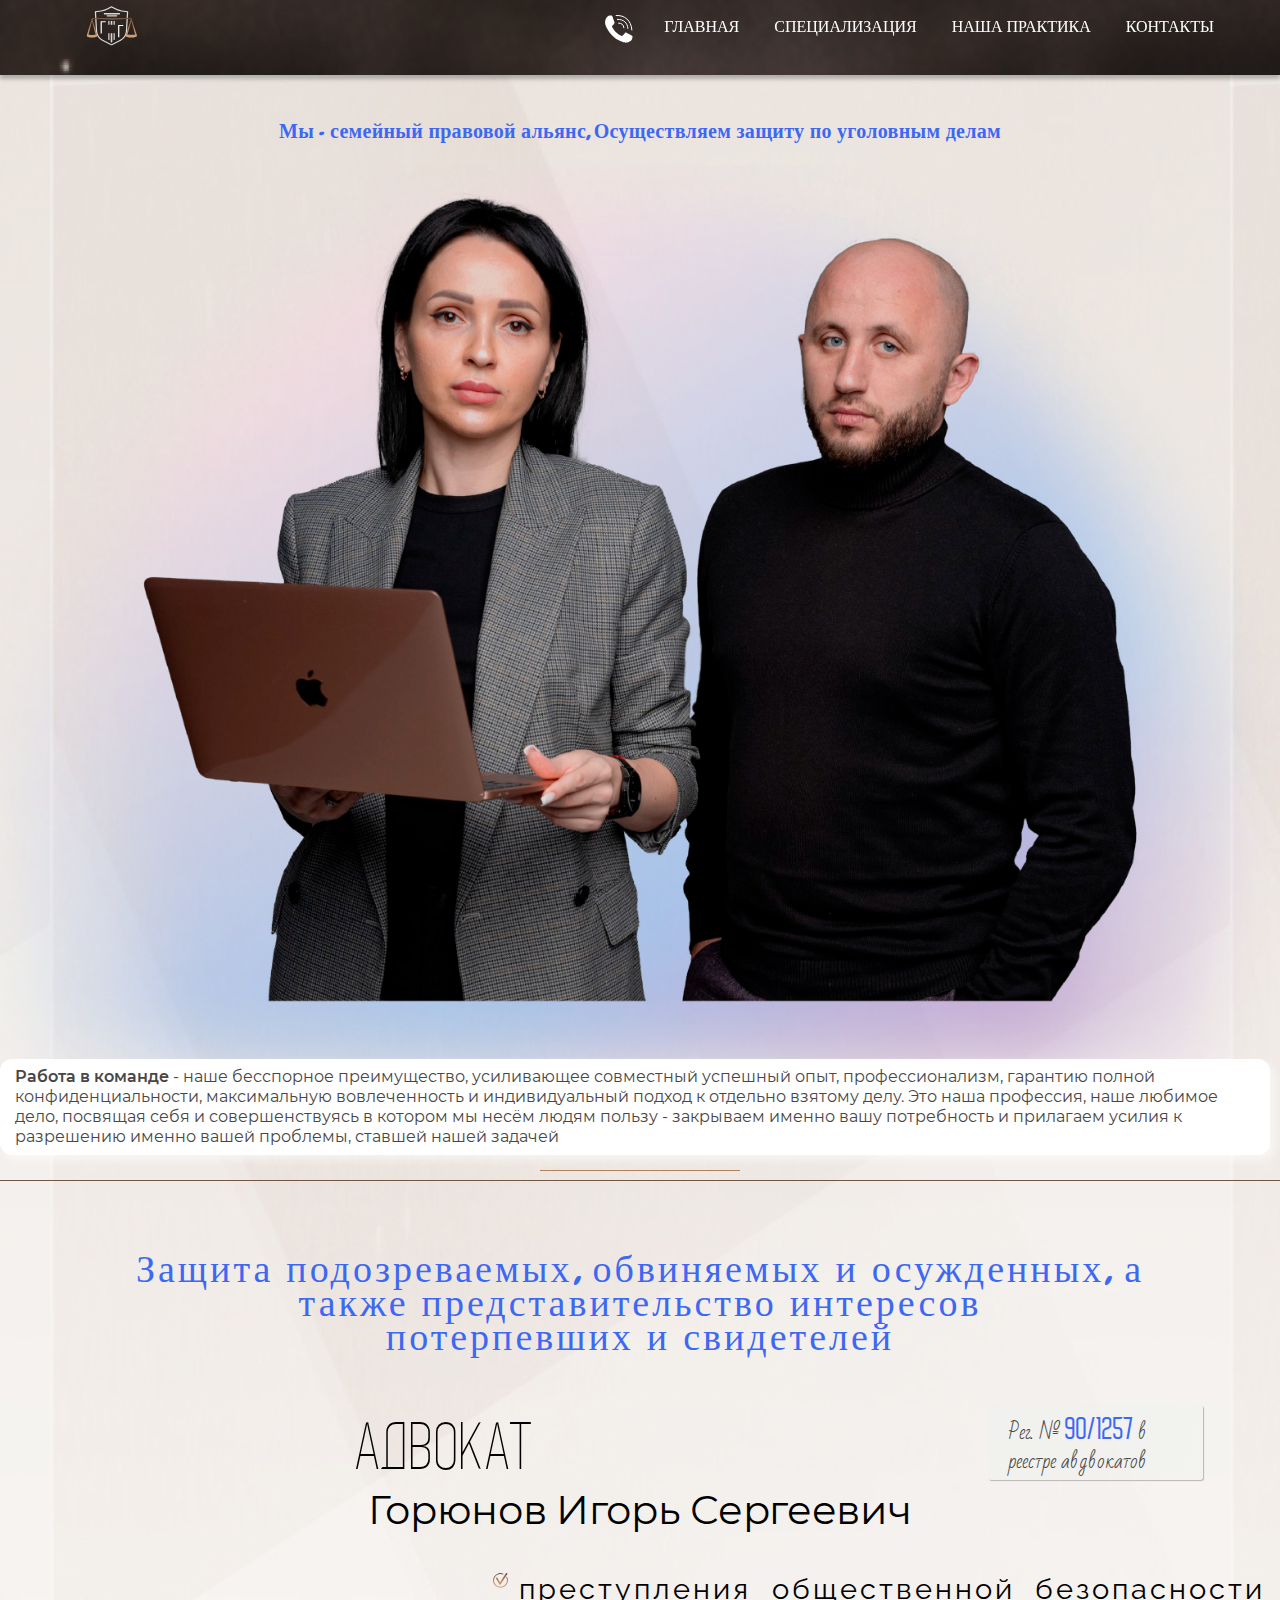
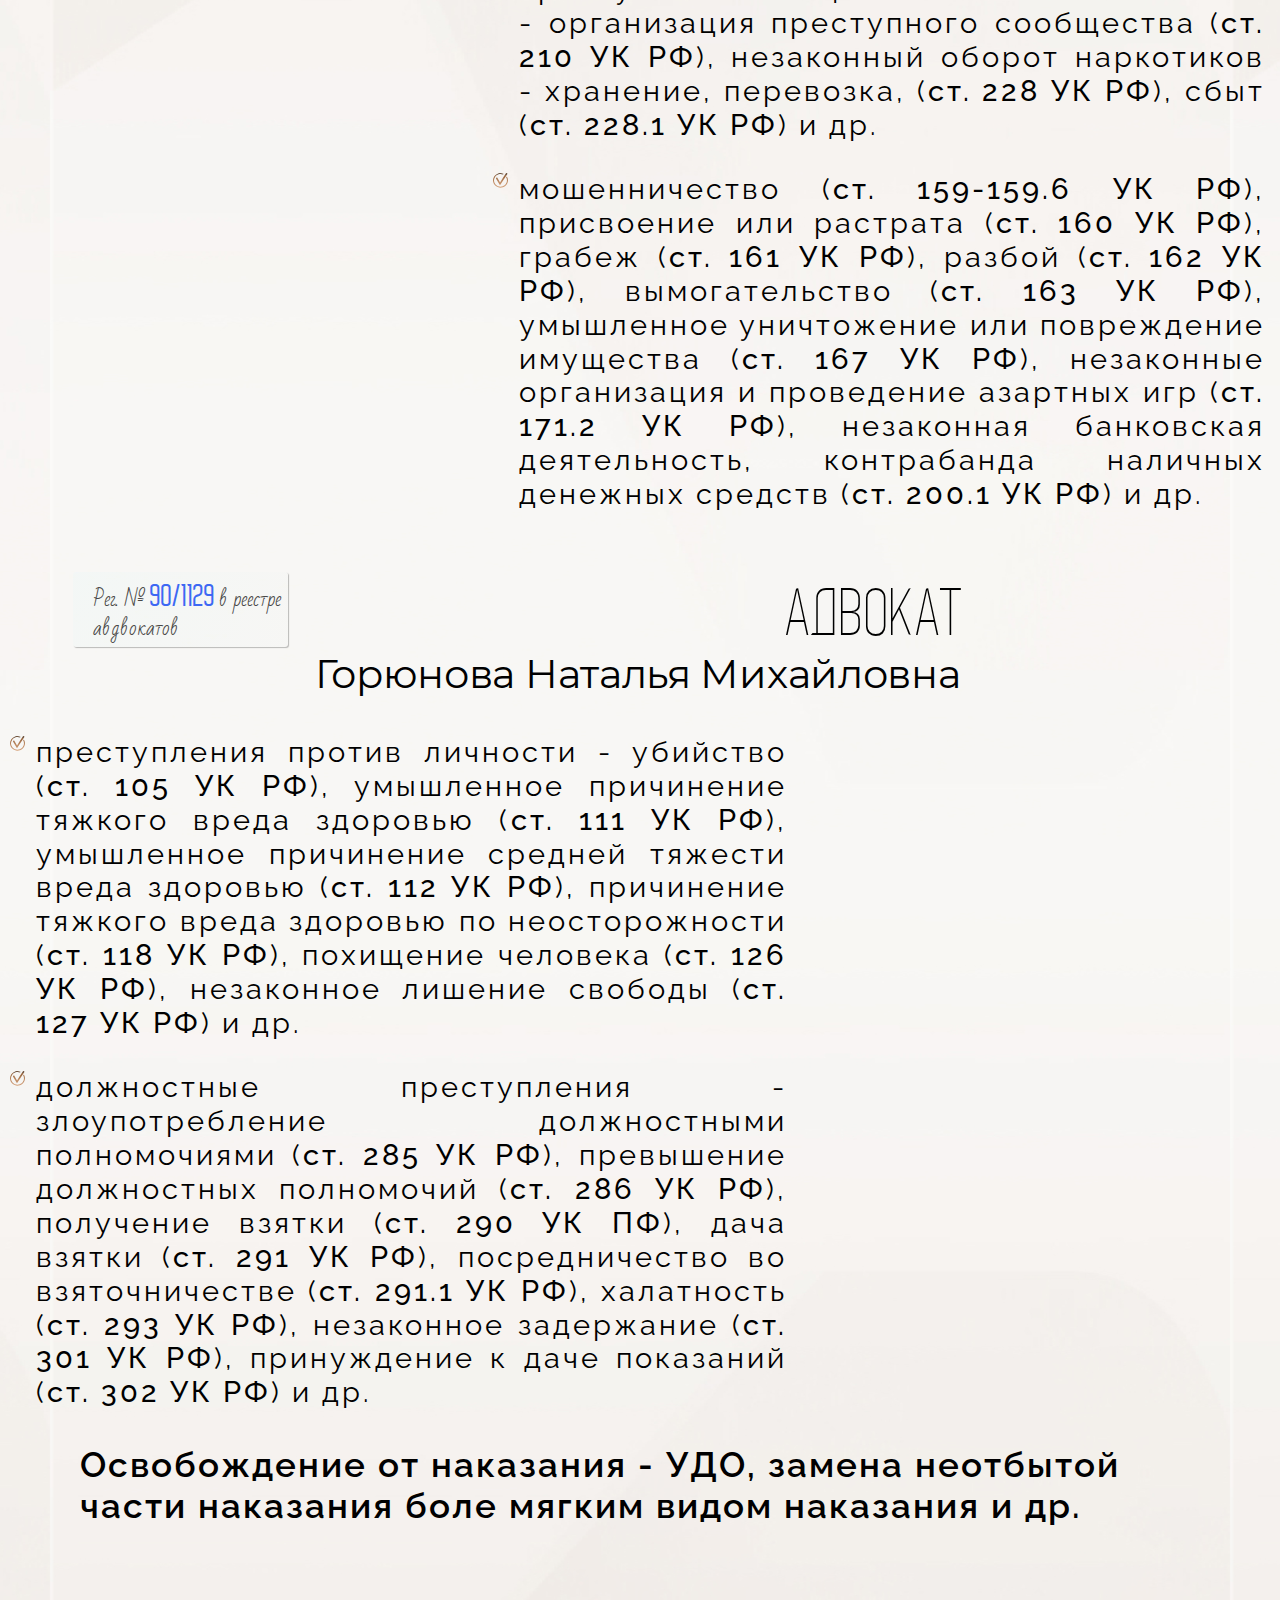
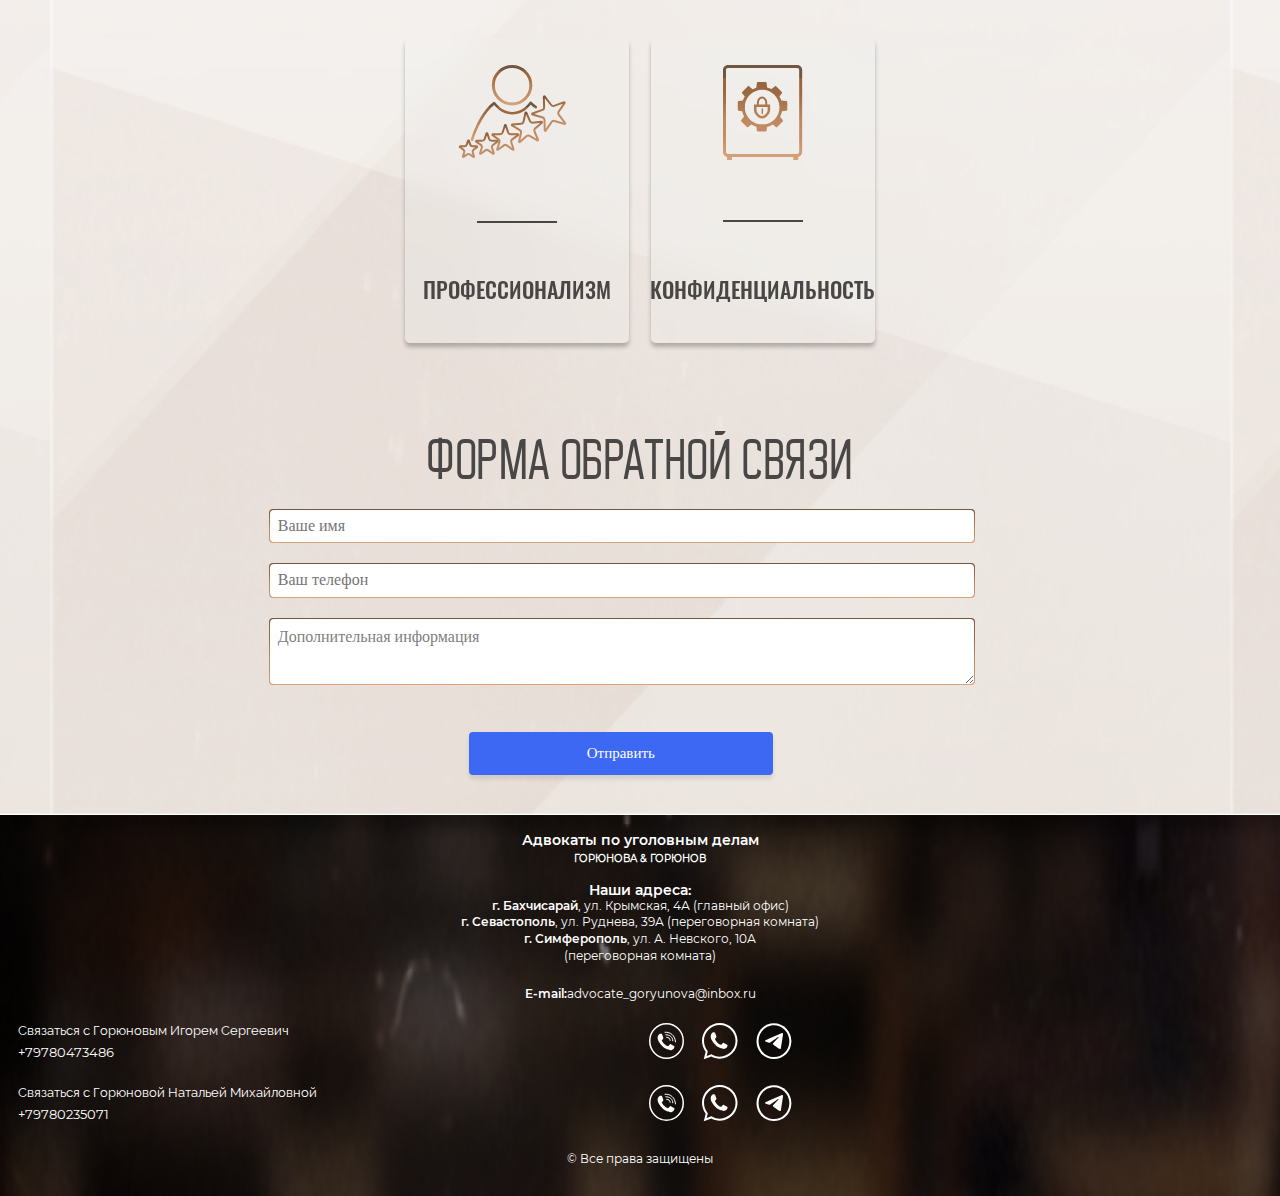
<file: specializations.html>
<!DOCTYPE html>
<html lang="en">
	<head>
		<meta charset="UTF-8" />
		<meta
			name="viewport"
			content="width=device-width, initial-scale=1.0" />
		<link
			rel="stylesheet"
			href="./css/normalize.css" />
		<link
			rel="stylesheet"
			href="./css/style.css" />
		<title>Специализации адвокатов в Республике Крым</title>
		<script
			defer="defer"
			src="js/menu.js"></script>
	</head>
	<body>
		<div class="page__container">
			<header class="header">
				<nav class="nav">
					<div class="nav__wrap">
						<div class="nav__logo-wrap">
							<a
								href="#"
								class="link_type_clear">
								<svg
									width="55"
									height="46"
									viewBox="0 0 55 46"
									fill="none"
									xmlns="http://www.w3.org/2000/svg">
									<path
										d="M20.7778 7.9834H37.0741L36.7198 9.50406H21.1321L20.7778 7.9834Z"
										fill="#D9D9D9" />
									<path
										d="M23.6294 10.2646H34.222L33.8803 11.4051H23.9711L23.6294 10.2646Z"
										fill="#D9D9D9" />
									<path
										fill-rule="evenodd"
										clip-rule="evenodd"
										d="M43.9421 7.3522L38.7519 6.50626C36.34 6.11317 34.0173 5.34018 31.8832 4.22029L28.5082 2.44925L25.1331 4.22029C22.9989 5.34018 20.6763 6.11317 18.2644 6.50626L13.0741 7.3522L14.1569 26.2607C14.3593 29.7952 16.499 32.983 19.8184 34.6957L28.5181 39.1846L37.2031 34.6971C40.5196 32.9837 42.6567 29.7974 42.8592 26.265L43.9421 7.3522ZM12.1518 6.34473C11.9486 6.37784 11.804 6.54739 11.815 6.73953L12.9365 26.3216C13.1614 30.2488 15.5387 33.7908 19.227 35.6938L28.0253 40.2335C28.3322 40.3916 28.7047 40.3916 29.0115 40.2331L37.7952 35.6949C41.4801 33.791 43.8549 30.2507 44.0794 26.3259L45.2014 6.73953C45.2124 6.54739 45.0678 6.37784 44.8645 6.34473L38.9622 5.38279C36.6868 5.01194 34.4956 4.28267 32.4823 3.2262L28.7078 1.24558C28.5838 1.18051 28.4325 1.18051 28.3084 1.24558L24.534 3.22621C22.5207 4.28267 20.3294 5.01194 18.0541 5.38279L12.1518 6.34473Z"
										fill="#D9D9D9" />
									<path
										d="M17.5986 16.1948H22.8542V16.4657C22.8542 16.7223 22.7676 16.9314 22.5945 17.093C22.4315 17.245 22.2125 17.3211 21.9375 17.3211H18.8056V28.5122H17.5986V16.1948Z"
										fill="white" />
									<path
										d="M35.1172 19.9966H40.3727V20.2675C40.3727 20.5241 40.2862 20.7332 40.113 20.8947C39.9501 21.0468 39.7311 21.1228 39.4561 21.1228H36.3241V32.3139H35.1172V19.9966Z"
										fill="white" />
									<path
										fill-rule="evenodd"
										clip-rule="evenodd"
										d="M10.8179 12.9348C10.65 12.9343 10.4592 12.9343 10.2423 12.9343C8.34973 13.1381 7.89062 14.2476 8.4887 14.8408L3.7271 30.3941C3.69319 30.4568 3.67347 30.5268 3.66887 30.6045C3.66522 30.6359 3.66586 30.6668 3.67034 30.6969C3.75788 31.6774 6.11298 32.5412 9.00545 32.5412C11.9002 32.5412 14.2568 31.676 14.3407 30.6945C14.3448 30.666 14.3454 30.6367 14.3422 30.607C14.3378 30.5279 14.3179 30.457 14.2834 30.3935L9.63457 15.2151C9.9928 15.2102 10.4144 15.1312 10.8924 14.9522C10.1096 14.9522 9.32694 14.1281 9.87193 13.7193L10.2845 13.7376L28.9543 14.8181L29.0004 14.8153L29.1957 14.8266L43.7503 13.9299L47.0389 13.7325L47.562 13.7091C48.1177 14.1173 47.3249 14.9436 46.5321 14.9436C46.933 15.0922 47.2947 15.1718 47.6133 15.1974L42.6462 30.3816C42.6055 30.4516 42.5839 30.5305 42.5827 30.6194C42.5819 30.633 42.5823 30.6466 42.5835 30.66C42.6364 31.6506 45.1693 32.5289 48.2864 32.5289C51.4026 32.5289 53.9355 31.6507 53.9893 30.6601C53.9901 30.6466 53.9905 30.633 53.9897 30.6192C53.9884 30.5304 53.9669 30.4515 53.9265 30.3815L48.8649 14.9168C49.6109 14.3518 49.199 13.1397 47.1896 12.9258C47.0605 12.9258 46.9407 12.9258 46.8295 12.9259L10.8179 12.9348ZM48.6302 16.8029L48.312 15.83L44.3785 29.8703C45.0222 29.8387 45.8065 29.8503 46.6775 29.8632C47.1876 29.8708 47.7278 29.8788 48.2864 29.8788C48.8449 29.8788 49.3843 29.8708 49.8948 29.8632C50.8107 29.8496 51.6312 29.8375 52.2928 29.8755L48.6302 16.8029ZM48.209 15.9805L48.2884 15.7585L48.2851 15.7483L48.209 15.9805ZM9.62561 17.9527L9.00631 15.9306L5.34844 29.8826C5.95079 29.8509 6.68482 29.8626 7.49976 29.8755H7.50016C7.97756 29.883 8.48271 29.891 9.00545 29.891C9.52816 29.891 10.0333 29.883 10.5107 29.8755C11.3678 29.8619 12.1357 29.8498 12.7547 29.8878L9.62561 17.9527Z"
										fill="url(#paint0_linear_912_1279)" />
									<mask
										id="mask0_912_1279"
										style="mask-type: luminance"
										maskUnits="userSpaceOnUse"
										x="3"
										y="12"
										width="51"
										height="21">
										<path
											fill-rule="evenodd"
											clip-rule="evenodd"
											d="M10.8179 12.9348C10.65 12.9343 10.4592 12.9343 10.2423 12.9343C8.34973 13.1381 7.89062 14.2476 8.4887 14.8408L3.7271 30.3941C3.69319 30.4568 3.67347 30.5268 3.66887 30.6045C3.66522 30.6359 3.66586 30.6668 3.67034 30.6969C3.75788 31.6774 6.11298 32.5412 9.00545 32.5412C11.9002 32.5412 14.2568 31.676 14.3407 30.6945C14.3448 30.666 14.3454 30.6367 14.3422 30.607C14.3378 30.5279 14.3179 30.457 14.2834 30.3935L9.63457 15.2151C9.9928 15.2102 10.4144 15.1312 10.8924 14.9522C10.1096 14.9522 9.32694 14.1281 9.87193 13.7193L10.2845 13.7376L28.9543 14.8181L29.0004 14.8153L29.1957 14.8266L43.7503 13.9299L47.0389 13.7325L47.562 13.7091C48.1177 14.1173 47.3249 14.9436 46.5321 14.9436C46.933 15.0922 47.2947 15.1718 47.6133 15.1974L42.6462 30.3816C42.6055 30.4516 42.5839 30.5305 42.5827 30.6194C42.5819 30.633 42.5823 30.6466 42.5835 30.66C42.6364 31.6506 45.1693 32.5289 48.2864 32.5289C51.4026 32.5289 53.9355 31.6507 53.9893 30.6601C53.9901 30.6466 53.9905 30.633 53.9897 30.6192C53.9884 30.5304 53.9669 30.4515 53.9265 30.3815L48.8649 14.9168C49.6109 14.3518 49.199 13.1397 47.1896 12.9258C47.0605 12.9258 46.9407 12.9258 46.8295 12.9259L10.8179 12.9348ZM48.6302 16.8029L48.312 15.83L44.3785 29.8703C45.0222 29.8387 45.8065 29.8503 46.6775 29.8632C47.1876 29.8708 47.7278 29.8788 48.2864 29.8788C48.8449 29.8788 49.3843 29.8708 49.8948 29.8632C50.8107 29.8496 51.6312 29.8375 52.2928 29.8755L48.6302 16.8029ZM48.209 15.9805L48.2884 15.7585L48.2851 15.7483L48.209 15.9805ZM9.62561 17.9527L9.00631 15.9306L5.34844 29.8826C5.95079 29.8509 6.68482 29.8626 7.49976 29.8755H7.50016C7.97756 29.883 8.48271 29.891 9.00545 29.891C9.52816 29.891 10.0333 29.883 10.5107 29.8755C11.3678 29.8619 12.1357 29.8498 12.7547 29.8878L9.62561 17.9527Z"
											fill="white" />
									</mask>
									<g mask="url(#mask0_912_1279)">
										<path
											d="M10.2425 12.9343V12.896L10.2379 12.8965L10.2425 12.9343ZM8.48891 14.8407L8.52806 14.8512L8.53442 14.8304L8.51857 14.8147L8.48891 14.8407ZM3.72731 30.394L3.76369 30.4112L3.76543 30.408L3.76649 30.4045L3.72731 30.394ZM3.66908 30.6045L3.70964 30.6086L3.70976 30.6066L3.66908 30.6045ZM3.67055 30.6968L3.71122 30.6936L3.71091 30.6916L3.67055 30.6968ZM14.3409 30.6944L14.3005 30.6894L14.3004 30.6914L14.3409 30.6944ZM14.3424 30.6069L14.3016 30.6089L14.3018 30.6108L14.3424 30.6069ZM14.2836 30.3934L14.2445 30.4038L14.2455 30.4073L14.2473 30.4105L14.2836 30.3934ZM9.63478 15.215L9.63421 15.177L9.581 15.1777L9.59563 15.2254L9.63478 15.215ZM10.8926 14.9521L10.9078 14.9874L10.8926 14.9141V14.9521ZM9.87214 13.7193L9.87409 13.6813L9.85865 13.6806L9.84663 13.6897L9.87214 13.7193ZM10.2847 13.7375L10.2872 13.6996L10.2866 13.6995L10.2847 13.7375ZM28.9545 14.818L28.9519 14.8562L28.9571 14.8559L28.9545 14.818ZM29.0006 14.8152L29.0031 14.777L28.998 14.7773L29.0006 14.8152ZM29.196 14.8265L29.1934 14.8648L29.1986 14.8645L29.196 14.8265ZM47.0391 13.7324L47.0375 13.6944L47.0367 13.6944L47.0391 13.7324ZM47.5622 13.709L47.5871 13.6791L47.5752 13.6703L47.5602 13.671L47.5622 13.709ZM46.5323 14.9436V14.9055L46.5172 14.9789L46.5323 14.9436ZM47.6135 15.1974L47.6527 15.2085L47.6673 15.1635L47.6172 15.1595L47.6135 15.1974ZM42.6464 30.3815L42.6823 30.3996L42.6839 30.3962L42.6851 30.3926L42.6464 30.3815ZM42.5829 30.6193L42.6236 30.6207V30.6198L42.5829 30.6193ZM42.5837 30.6599L42.6244 30.658L42.624 30.6572L42.5837 30.6599ZM53.9895 30.66L53.9487 30.6573V30.6581L53.9895 30.66ZM53.9899 30.6191L53.9491 30.6197L53.9495 30.6205L53.9899 30.6191ZM53.9267 30.3815L53.8876 30.3926L53.8888 30.3962L53.8909 30.3995L53.9267 30.3815ZM48.8651 14.9168L48.8394 14.8872L48.8182 14.9034L48.8264 14.9279L48.8651 14.9168ZM47.1898 12.9257L47.1943 12.8877H47.1898V12.9257ZM46.8297 12.9258L46.8073 12.9576L46.8175 12.9638H46.8297V12.9258ZM46.8297 12.9258L46.8521 12.894L46.8419 12.8877H46.8297V12.9258ZM48.3122 15.8299L48.351 15.8188L48.309 15.6905L48.2727 15.8203L48.3122 15.8299ZM48.6304 16.8029L48.67 16.7932L48.6695 16.7918L48.6304 16.8029ZM44.3787 29.8702L44.3392 29.8606L44.325 29.9109L44.3808 29.9082L44.3787 29.8702ZM46.6777 29.8631L46.6769 29.9012H46.6777V29.8631ZM46.6777 29.8631L46.679 29.8251H46.6781L46.6777 29.8631ZM49.895 29.8631V29.8251H49.8942L49.895 29.8631ZM49.895 29.8631V29.9012H49.8958L49.895 29.8631ZM52.293 29.8755L52.2906 29.9134L52.3464 29.9167L52.3321 29.8659L52.293 29.8755ZM48.2886 15.7584L48.3273 15.7704L48.3314 15.7589L48.3277 15.7473L48.2886 15.7584ZM48.2092 15.9804L48.1705 15.9693L48.2479 15.9924L48.2092 15.9804ZM48.2854 15.7482L48.3245 15.7371L48.2854 15.618L48.2462 15.7371L48.2854 15.7482ZM9.00652 15.9306L9.04567 15.9201L9.00346 15.7822L8.96696 15.9215L9.00652 15.9306ZM9.62582 17.9526L9.66546 17.9436L9.66501 17.9422L9.62582 17.9526ZM5.34865 29.8825L5.30909 29.8734L5.29602 29.9233L5.35093 29.9204L5.34865 29.8825ZM7.49997 29.8754L7.49927 29.9134H7.49997V29.8754ZM7.49997 29.8754L7.50086 29.8374H7.50005L7.49997 29.8754ZM7.49997 29.8754L7.49927 29.9134H7.49997V29.8754ZM7.50037 29.8754L7.50086 29.8374H7.50005L7.50037 29.8754ZM10.511 29.8754V29.8374H10.5103L10.511 29.8754ZM10.511 29.8754L10.511 29.9134H10.5118L10.511 29.8754ZM10.511 29.8754V29.8374H10.5103L10.511 29.8754ZM12.7549 29.8877L12.7523 29.9256L12.8077 29.9291L12.7945 29.8787L12.7549 29.8877ZM10.2425 12.9723C10.4595 12.9723 10.6501 12.9723 10.8179 12.9728L10.8182 12.8967C10.6502 12.8962 10.4595 12.896 10.2425 12.896V12.9723ZM8.51857 14.8147C8.23367 14.5321 8.19871 14.1263 8.46532 13.7629C8.73299 13.3981 9.30796 13.0732 10.2472 12.972L10.2379 12.8965C9.28453 12.9992 8.68365 13.3308 8.3981 13.72C8.11153 14.1106 8.14607 14.5562 8.45921 14.8668L8.51857 14.8147ZM3.76649 30.4045L8.52806 14.8512L8.44971 14.8303L3.68814 30.3836L3.76649 30.4045ZM3.70976 30.6066C3.71407 30.5336 3.73248 30.4689 3.76369 30.4112L3.69094 30.3769C3.65432 30.4447 3.63329 30.5197 3.6284 30.6024L3.70976 30.6066ZM3.71091 30.6916C3.70688 30.6646 3.70636 30.6367 3.70964 30.6086L3.62858 30.6004C3.62457 30.6348 3.62526 30.669 3.6302 30.702L3.71091 30.6916ZM9.00566 32.5031C7.56332 32.5031 6.25644 32.2877 5.30066 31.9511C4.82261 31.7828 4.43419 31.5848 4.16061 31.3696C3.88662 31.1541 3.73184 30.9247 3.71122 30.6936L3.62996 30.7C3.65309 30.9592 3.82547 31.2055 4.1081 31.4277C4.39108 31.6503 4.78863 31.852 5.27186 32.0222C6.23863 32.3626 7.55554 32.5791 9.00566 32.5791V32.5031ZM14.3004 30.6914C14.2806 30.9227 14.1263 31.1523 13.8527 31.368C13.5795 31.5834 13.1911 31.7817 12.713 31.9503C11.757 32.2873 10.4492 32.5031 9.00566 32.5031V32.5791C10.4569 32.5791 11.7748 32.3623 12.7418 32.0214C13.2251 31.851 13.6226 31.6489 13.9053 31.4261C14.1876 31.2036 14.3594 30.9569 14.3816 30.6974L14.3004 30.6914ZM14.3018 30.6108C14.3048 30.6375 14.3042 30.6638 14.3005 30.6894L14.3814 30.6994C14.3858 30.668 14.3865 30.6357 14.3829 30.6031L14.3018 30.6108ZM14.2473 30.4105C14.279 30.469 14.2976 30.5347 14.3016 30.6089L14.3831 30.605C14.3785 30.521 14.3572 30.4449 14.32 30.3762L14.2473 30.4105ZM9.59563 15.2254L14.2445 30.4038L14.3228 30.3829L9.67397 15.2045L9.59563 15.2254ZM10.8774 14.9168C10.4032 15.0944 9.98658 15.1721 9.63421 15.177L9.63539 15.253C9.99949 15.248 10.426 15.1678 10.9078 14.9874L10.8774 14.9168ZM9.84663 13.6897C9.70009 13.7996 9.64114 13.9396 9.65096 14.0867C9.66061 14.2319 9.7368 14.3806 9.85295 14.5131C10.0849 14.7776 10.4872 14.9901 10.8926 14.9901V14.9141C10.5153 14.9141 10.1349 14.7146 9.91601 14.4649C9.80679 14.3403 9.74054 14.2063 9.73227 14.082C9.72413 13.9596 9.77171 13.8434 9.89768 13.7489L9.84663 13.6897ZM9.87022 13.7572L10.2828 13.7755L10.2866 13.6995L9.87409 13.6813L9.87022 13.7572ZM10.2822 13.7755L28.9519 14.8562L28.957 14.78L10.2872 13.6996L10.2822 13.7755ZM28.9571 14.8559L29.0032 14.8532L28.998 14.7773L28.9518 14.78L28.9571 14.8559ZM28.998 14.8532L29.1934 14.8648L29.1985 14.7886L29.0031 14.777L28.998 14.8532ZM29.1986 14.8645L43.7534 13.9677L43.7477 13.8919L29.1933 14.7886L29.1986 14.8645ZM43.7534 13.9677L47.042 13.7703L47.0367 13.6944L43.7477 13.8919L43.7534 13.9677ZM47.0411 13.7703L47.5638 13.747L47.5602 13.671L47.0375 13.6944L47.0411 13.7703ZM47.537 13.7389C47.6657 13.8334 47.7142 13.9496 47.7064 14.0719C47.6987 14.1961 47.6319 14.3303 47.5215 14.4552C47.3002 14.7053 46.9148 14.9055 46.5323 14.9055V14.9816C46.9425 14.9816 47.35 14.7686 47.5842 14.5035C47.7015 14.3708 47.7785 14.2218 47.7879 14.0764C47.7973 13.9289 47.7366 13.7888 47.5871 13.6791L47.537 13.7389ZM46.5172 14.9789C46.9214 15.1286 47.2872 15.2092 47.6103 15.2353L47.6172 15.1595C47.3031 15.1342 46.9454 15.0556 46.5474 14.9082L46.5172 14.9789ZM47.5748 15.1863L42.6073 30.3704L42.6851 30.3926L47.6527 15.2085L47.5748 15.1863ZM42.6106 30.3635C42.5666 30.4392 42.5434 30.5242 42.5421 30.6188L42.6236 30.6198C42.6248 30.5366 42.6448 30.4638 42.6823 30.3996L42.6106 30.3635ZM42.5421 30.6179C42.5413 30.633 42.5417 30.6479 42.5429 30.6626L42.624 30.6572C42.6232 30.6451 42.6232 30.6329 42.6236 30.6207L42.5421 30.6179ZM42.5429 30.6618C42.5572 30.9249 42.7352 31.1746 43.0331 31.3994C43.3317 31.6247 43.7554 31.8291 44.2724 32.0017C45.3072 32.3468 46.7246 32.5669 48.2866 32.5669V32.4908C46.7315 32.4908 45.3239 32.2717 44.3001 31.9301C43.7876 31.7592 43.3732 31.5583 43.0844 31.3403C42.7951 31.1219 42.6367 30.8902 42.6244 30.658L42.5429 30.6618ZM48.2866 32.5669C49.8482 32.5669 51.2655 32.3469 52.3004 32.0017C52.8174 31.8292 53.2411 31.6248 53.5397 31.3995C53.8375 31.1747 54.0159 30.925 54.0298 30.6619L53.9487 30.6581C53.9361 30.8903 53.7776 31.122 53.4884 31.3404C53.1995 31.5584 52.7852 31.7593 52.2727 31.9301C51.2488 32.2718 49.8413 32.4908 48.2866 32.4908V32.5669ZM54.0298 30.6628C54.031 30.648 54.0314 30.6329 54.0306 30.6178L53.9495 30.6205C53.95 30.6329 53.9495 30.6451 53.9487 30.6573L54.0298 30.6628ZM54.0306 30.6186C54.0294 30.5241 54.0062 30.4392 53.9626 30.3634L53.8909 30.3995C53.9279 30.4637 53.9479 30.5365 53.9491 30.6197L54.0306 30.6186ZM53.9654 30.3704L48.9042 14.9056L48.8264 14.9279L53.8876 30.3926L53.9654 30.3704ZM48.8908 14.9463C49.2798 14.6515 49.3666 14.1861 49.0957 13.7698C48.8256 13.3558 48.2063 12.9954 47.1943 12.8877L47.1854 12.9635C48.1827 13.0697 48.7738 13.4227 49.026 13.8093C49.2766 14.1939 49.1963 14.617 48.8394 14.8872L48.8908 14.9463ZM47.1898 12.8877C47.0607 12.8877 46.9409 12.8876 46.8297 12.8877V12.9638C46.9409 12.9637 47.0607 12.9637 47.1898 12.9637V12.8877ZM46.8297 12.8877L10.8182 12.8967L10.8179 12.9728L46.8297 12.9638V12.8877ZM48.2731 15.841L48.5917 16.814L48.6695 16.7918L48.351 15.8188L48.2731 15.841ZM44.4178 29.8798L48.3514 15.8395L48.2727 15.8203L44.3392 29.8606L44.4178 29.8798ZM46.6781 29.8251C45.8079 29.8122 45.022 29.8006 44.3763 29.8323L44.3808 29.9082C45.0228 29.8767 45.8055 29.8882 46.6769 29.9012L46.6781 29.8251ZM46.679 29.8251H46.6781L46.6769 29.9012L46.679 29.8251ZM48.2866 29.8407C47.7284 29.8407 47.189 29.8327 46.679 29.8251L46.6769 29.9012C47.187 29.9087 47.7276 29.9167 48.2866 29.9167V29.8407ZM49.8942 29.8251C49.3841 29.8327 48.8447 29.8407 48.2866 29.8407V29.9167C48.8451 29.9167 49.3858 29.9087 49.8958 29.9012L49.8942 29.8251ZM49.895 29.8251H49.8942L49.8958 29.9012L49.895 29.8251ZM52.2955 29.8375C51.6322 29.7994 50.8105 29.8116 49.895 29.8251L49.8958 29.9012C50.8125 29.8876 51.631 29.8755 52.2906 29.9134L52.2955 29.8375ZM48.5909 16.8125L52.2535 29.8851L52.3321 29.8659L48.67 16.7932L48.5909 16.8125ZM48.2499 15.7464L48.1709 15.9684L48.2479 15.9924L48.3273 15.7704L48.2499 15.7464ZM48.2462 15.7593L48.2499 15.7695L48.3277 15.7473L48.3245 15.7371L48.2462 15.7593ZM48.2483 15.9915L48.3245 15.7593L48.2462 15.7371L48.1705 15.9693L48.2483 15.9915ZM8.96733 15.941L9.58667 17.9631L9.66501 17.9422L9.04567 15.9201L8.96733 15.941ZM5.38825 29.8915L9.04608 15.9396L8.96696 15.9215L5.30909 29.8734L5.38825 29.8915ZM7.50086 29.8374C6.68642 29.8245 5.95052 29.8128 5.34637 29.8445L5.35093 29.9204C5.95149 29.8889 6.68385 29.9005 7.49927 29.9134L7.50086 29.8374ZM7.50005 29.8374L7.49997 29.9134H7.50037L7.50005 29.8374ZM9.00566 29.8529C8.48333 29.8529 7.9783 29.8449 7.50086 29.8374L7.49927 29.9134C7.97663 29.921 8.48255 29.9289 9.00566 29.9289V29.8529ZM10.5103 29.8374C10.0328 29.8449 9.528 29.8529 9.00566 29.8529V29.9289C9.52877 29.9289 10.0345 29.921 10.5118 29.9134L10.5103 29.8374ZM12.7576 29.8498C12.1365 29.8116 11.3674 29.8238 10.511 29.8374L10.5118 29.9134C11.3695 29.8998 12.1353 29.8877 12.7523 29.9256L12.7576 29.8498ZM9.58626 17.9617L12.7154 29.8967L12.7945 29.8787L9.66546 17.9436L9.58626 17.9617Z"
											fill="#C9C8B5" />
									</g>
									<path
										d="M30.5557 28.1323H31.7779V34.6988L30.5557 35.3555V28.1323Z"
										fill="#D9D9D9" />
									<path
										d="M30.5557 15.9668H31.7779V19.7684H31.1668H30.5557V15.9668Z"
										fill="#D9D9D9" />
									<path
										d="M26.4815 28.1323H25.2593V34.6988L26.4815 35.3555V28.1323Z"
										fill="#D9D9D9" />
									<path
										d="M26.4815 15.9668H25.2593V19.7684L26.4815 19.7608V15.9668Z"
										fill="#D9D9D9" />
									<path
										d="M27.7036 28.1323H28.5184H29.3332V36.9576L28.5184 37.6365L27.7036 36.9576V28.1323Z"
										fill="#D9D9D9" />
									<path
										d="M27.7036 15.9668H29.3332V19.7684H28.4125H27.7036V15.9668Z"
										fill="#D9D9D9" />
									<defs>
										<linearGradient
											id="paint0_linear_912_1279"
											x1="28.8283"
											y1="12.9258"
											x2="28.8283"
											y2="32.5412"
											gradientUnits="userSpaceOnUse">
											<stop
												stop-color="#715641"
												offset="0.14" />
											<stop
												offset="0.14"
												stop-color="#95633C" />
											<stop
												offset="0.3"
												stop-color="#9E6940" />
											<stop
												offset="0.44"
												stop-color="#AD7A52" />
											<stop
												offset="0.6"
												stop-color="#BF8A60" />
											<stop
												offset="0.75"
												stop-color="#C28E66" />
											<stop
												offset="0.9"
												stop-color="#CD9B75" />
											<stop
												offset="1"
												stop-color="#D7A47C" />
										</linearGradient>
									</defs>
								</svg>
							</a>
						</div>
						<div class="nav__menu-wrap">
							<div class="nav__contact-wrap">
								<a
									href="tel:+79780473486"
									class="link_type_clear">
									<svg
										width="30"
										height="30"
										viewBox="0 0 30 30"
										fill="none"
										xmlns="http://www.w3.org/2000/svg">
										<path
											d="M28.4467 23.1601C28.288 22.8619 27.8363 22.662 27.1632 22.277C26.4888 21.8919 23.1739 20.0239 22.5532 19.7583C21.9306 19.492 21.4738 19.3501 20.9739 20.0181C20.4739 20.6868 19.0588 22.174 18.6281 22.6141C18.1979 23.0556 17.7909 23.0912 17.1165 22.7055C16.4434 22.3204 14.2515 21.4632 11.7354 18.9542C9.77761 17.0018 8.51247 14.6555 8.14665 13.9381C7.7814 13.2219 8.16377 12.8671 8.52912 12.5411C8.85867 12.2474 9.26775 11.7698 9.6364 11.3844C10.0064 10.9985 10.1376 10.7165 10.393 10.2659C10.651 9.81613 10.5577 9.40508 10.4029 9.04758C10.2494 8.69144 9.0516 5.2019 8.55153 3.7811C8.05139 2.36159 7.46201 2.56055 7.05695 2.53803C6.65317 2.51558 6.19375 2.43177 5.73175 2.40608C5.26974 2.38039 4.50885 2.5122 3.83491 3.17058C3.16157 3.82963 1.2786 5.40791 1.08913 8.81965C0.899621 12.232 3.1987 15.667 3.5205 16.1483C3.84103 16.6296 7.88618 24.1069 14.7773 27.2755C21.6691 30.4427 21.7205 29.5167 22.9978 29.4712C24.2738 29.4263 27.1901 28.022 27.8597 26.4358C28.5257 24.8468 28.6028 23.4588 28.4467 23.1601Z"
											fill="white" />
										<path
											d="M19.8854 14.6785C19.5049 11.5943 17.7637 10.0951 14.6606 10.1621"
											stroke="white"
											stroke-linecap="round"
											stroke-linejoin="round" />
										<path
											d="M23.848 15.3684C23.716 12.6792 22.7207 10.4999 20.8522 8.82267C18.9838 7.1454 16.5067 6.31878 13.4019 6.33545"
											stroke="white"
											stroke-linecap="round"
											stroke-linejoin="round" />
										<path
											d="M27.8891 17.0323C27.5016 12.2105 25.8138 8.52629 22.8324 5.95201C19.8518 3.38674 16.2825 2.23342 12.1436 2.50879"
											stroke="white"
											stroke-linecap="round"
											stroke-linejoin="round" />
									</svg>
								</a>
							</div>
							<div class="hamb">
								<a
									class="hamb__field"
									id="hamb">
									<svg
										width="40"
										height="22"
										viewBox="0 0 40 22"
										fill="none"
										xmlns="http://www.w3.org/2000/svg">
										<path
											d="M1 1H38.5"
											stroke="white"
											stroke-width="2"
											stroke-linecap="round" />
										<path
											d="M8 11L39 11"
											stroke="white"
											stroke-width="2"
											stroke-linecap="round" />
										<path
											d="M15.5 21L39 21"
											stroke="white"
											stroke-width="2"
											stroke-linecap="round" />
									</svg>
								</a>
							</div>
							<ul
								class="menu"
								id="menu">
								<li><a href="index.html">Главная</a></li>
								<li><a href="specializations.html">Специализация</a></li>
								<li><a href="practice.html">Наша практика</a></li>
								<li><a href="contacts.html">Контакты</a></li>
							</ul>
							<ul class="nav__menu-list_type_desktop">
								<li class="nav__menu-item">
									<a
										href="index.html"
										class="link_type_clear"
										>главная</a
									>
								</li>
								<li class="nav__menu-item">
									<a
										href="specializations.html"
										class="nav_type_clear"
										>специализация</a
									>
								</li>
								<li class="nav__menu-item">
									<a
										href="practice.html"
										class="nav_type_clear"
										>наша практика</a
									>
								</li>
								<li class="nav__menu-item">
									<a
										href="contacts.html"
										class="nav_type_clear"
										>контакты</a
									>
								</li>
							</ul>
						</div>
					</div>
				</nav>
				<div
					class="popup"
					id="popup">
					<div class="popup__container">
						<a
							href="#"
							class="popup__btn">
							<svg
								width="17"
								height="16"
								viewBox="0 0 17 16"
								fill="none"
								xmlns="http://www.w3.org/2000/svg">
								<path
									d="M1 1L16.5 15.5M1 15.5L16.5 1"
									stroke="black"
									stroke-linecap="round" />
							</svg>
						</a>
					</div>
				</div>
			</header>
			<main class="main">
				<section class="section__main-content specializations">
					<div class="double-title__wrap">
						<div class="double-title__primary-wrap">
							<span class="double-title__primary-deco_type_left"></span>
							<h1 class="double-title__primary-title oswald">Специализация</h1>
							<span class="double-title__primary-deco_type_right"></span>
						</div>
						<div class="double-title__secondary-wrap">
							<span class="double-title__secondary-title oswald">Специализация</span>
						</div>
					</div>
					<div class="specializations__info-wrap">
						<p class="specializations__description forte">
							Мы - семейный правовой альянс, Осуществляем защиту по уголовным делам
						</p>
						<img
							src="./images/gis-gnm-spec.png"
							alt="Горюнов Игорь Сергеевич и Наталья Михайловна"
							class="specializations__image" />
					</div>
					<div class="specializations__info">
						<p class="specializations__content montserat">
							<span class="montserat__semi-bold">Работа в команде</span> - наше бесспорное преимущество, усиливающее совместный
							успешный опыт, профессионализм, гарантию полной конфиденциальности, максимальную вовлеченность и индивидуальный
							подход к отдельно взятому делу. Это наша профессия, наше любимое дело, посвящая себя и совершенствуясь в котором
							мы несём людям пользу - закрываем именно вашу потребность и прилагаем усилия к разрешению именно вашей проблемы,
							ставшей нашей задачей
						</p>
					</div>
					<div class="deco-lines"><span class="deco-lines__primary"></span></div>
					<div class="about-us about-us_page_specializations">
						<div class="about-us__title-wrap">
							<h3 class="about-us__title">
								Защита подозреваемых, обвиняемых и осужденных, а также представительство интересов потерпевших и свидетелей
							</h3>
						</div>
						<div class="about-us__item about-us__item_number_first">
							<div class="about-us__item-header">
								<div class="about-us__item-title">
									<h3>Адвокат</h3>
								</div>
								<div class="about-us__headnote">
									<span class="about-us__headnote-content"
										>Рег. № <span class="about-us__headnote-content_highlighted">90/1257</span> в реестре авдвокатов</span
									>
								</div>
							</div>
							<div class="about-us__item-description">
								<h3 class="montserat__semi-bold">Горюнов Игорь Сергеевич</h3>
							</div>
							<div class="about-us__item-content">
								<div class="about-us__image-wrap">
									<img
										src="./images/gis-port.png"
										alt="Горюнов Игорь Сергеевич"
										class="about-us__image" />
								</div>
								<ul class="about-us__adv-list">
									<li class="about-us__adv-item">
										<div class="about-us__checkmark">
											<svg
												width="15"
												height="15"
												viewBox="0 0 15 15"
												fill="none"
												xmlns="http://www.w3.org/2000/svg">
												<path
													fill-rule="evenodd"
													clip-rule="evenodd"
													d="M14.2165 1.1603C14.443 0.813531 14.3456 0.348764 13.9988 0.122211C13.6521 -0.104342 13.1873 -0.0068905 12.9607 0.339875L9.67211 5.3735L7.04716 9.39129L4.43488 4.91757C4.22601 4.55988 3.76672 4.43922 3.40902 4.64809C3.05133 4.85696 2.93067 5.31625 3.13954 5.67394L6.36369 11.1955L6.97555 12.2434L7.63923 11.2275L10.9279 6.19392L14.2165 1.1603ZM13.8492 8.44367C14.0058 7.55617 13.9647 6.65347 13.7371 5.79464C13.6264 5.37709 13.4717 4.9699 13.2742 4.57987C13.2641 4.56003 13.2554 4.53979 13.2479 4.51927C13.1627 4.28405 13.2476 4.01194 13.4718 3.88128C13.7102 3.74228 14.017 3.81573 14.1427 4.05608C14.1549 4.07932 14.1669 4.10262 14.1788 4.12597C14.3941 4.54883 14.5659 4.98921 14.693 5.44065C14.9808 6.46356 15.039 7.54322 14.8529 8.6043L14.8516 8.61208C14.5484 10.3299 13.6252 11.8852 12.2489 12.9966L12.2387 13.0048C10.8641 14.1109 9.12973 14.7019 7.34806 14.6712L7.33621 14.671C5.5575 14.6376 3.84903 13.9867 2.51781 12.835L2.51077 12.8289C1.17931 11.6741 0.31396 10.0936 0.0703296 8.37206L0.0682932 8.35756C-0.17252 6.63034 0.2281 4.87602 1.19772 3.412L1.20048 3.40784C2.17014 1.94593 3.64361 0.870444 5.35475 0.375628L5.37045 0.371106C6.42863 0.0675657 7.53416 -0.00163713 8.60871 0.158392C9.08108 0.22874 9.54747 0.343387 10.0012 0.5019C10.0251 0.510255 10.049 0.518732 10.0728 0.527331C10.332 0.620801 10.443 0.914533 10.3282 1.16468C10.2227 1.39469 9.96312 1.50752 9.71972 1.45358C9.69842 1.44886 9.67725 1.44287 9.65632 1.43556C9.2375 1.2894 8.80621 1.1865 8.36949 1.12729C7.46348 1.00446 6.53403 1.06973 5.64374 1.32718L5.62805 1.33174C4.15486 1.76171 2.88678 2.6902 2.05196 3.95068L2.04921 3.95484C1.21614 5.21486 0.870515 6.72323 1.07411 8.20926L1.07611 8.22376C1.28376 9.71308 2.02979 11.081 3.17944 12.081L3.18647 12.0871C4.34011 13.0877 5.82276 13.6523 7.36601 13.6789L7.37786 13.6791C8.91693 13.7028 10.4144 13.1898 11.6005 12.232L11.6107 12.2237C12.7921 11.2657 13.5853 9.92837 13.8478 8.45145L13.8492 8.44367Z"
													fill="url(#paint0_linear_878_9854)" />
												<defs>
													<linearGradient
														id="paint0_linear_878_9854"
														x1="7.48003"
														y1="0"
														x2="7.48003"
														y2="14.6723"
														gradientUnits="userSpaceOnUse">
														<stop
															stop-color="#715641"
															offset="0.14" />
														<stop
															offset="0.14"
															stop-color="#95633C" />
														<stop
															offset="0.3"
															stop-color="#9E6940" />
														<stop
															offset="0.44"
															stop-color="#AD7A52" />
														<stop
															offset="0.6"
															stop-color="#BF8A60" />
														<stop
															offset="0.75"
															stop-color="#C28E66" />
														<stop
															offset="0.9"
															stop-color="#CD9B75" />
														<stop
															offset="1"
															stop-color="#D7A47C" />
													</linearGradient>
												</defs>
											</svg>
										</div>
										<p class="raleway about-us__content">
											преступления общественной безопасности - организация преступного сообщества (<span class="raleway__medium"
												>ст. 210 УК РФ</span
											>), незаконный оборот наркотиков - хранение, перевозка, (<span class="raleway__medium">ст. 228 УК РФ</span>),
											сбыт (<span class="raleway__medium">ст. 228.1 УК РФ</span>) и др.
										</p>
									</li>
									<li class="about-us__adv-item">
										<div class="about-us__checkmark">
											<svg
												width="15"
												height="15"
												viewBox="0 0 15 15"
												fill="none"
												xmlns="http://www.w3.org/2000/svg">
												<path
													fill-rule="evenodd"
													clip-rule="evenodd"
													d="M14.2165 1.1603C14.443 0.813531 14.3456 0.348764 13.9988 0.122211C13.6521 -0.104342 13.1873 -0.0068905 12.9607 0.339875L9.67211 5.3735L7.04716 9.39129L4.43488 4.91757C4.22601 4.55988 3.76672 4.43922 3.40902 4.64809C3.05133 4.85696 2.93067 5.31625 3.13954 5.67394L6.36369 11.1955L6.97555 12.2434L7.63923 11.2275L10.9279 6.19392L14.2165 1.1603ZM13.8492 8.44367C14.0058 7.55617 13.9647 6.65347 13.7371 5.79464C13.6264 5.37709 13.4717 4.9699 13.2742 4.57987C13.2641 4.56003 13.2554 4.53979 13.2479 4.51927C13.1627 4.28405 13.2476 4.01194 13.4718 3.88128C13.7102 3.74228 14.017 3.81573 14.1427 4.05608C14.1549 4.07932 14.1669 4.10262 14.1788 4.12597C14.3941 4.54883 14.5659 4.98921 14.693 5.44065C14.9808 6.46356 15.039 7.54322 14.8529 8.6043L14.8516 8.61208C14.5484 10.3299 13.6252 11.8852 12.2489 12.9966L12.2387 13.0048C10.8641 14.1109 9.12973 14.7019 7.34806 14.6712L7.33621 14.671C5.5575 14.6376 3.84903 13.9867 2.51781 12.835L2.51077 12.8289C1.17931 11.6741 0.31396 10.0936 0.0703296 8.37206L0.0682932 8.35756C-0.17252 6.63034 0.2281 4.87602 1.19772 3.412L1.20048 3.40784C2.17014 1.94593 3.64361 0.870444 5.35475 0.375628L5.37045 0.371106C6.42863 0.0675657 7.53416 -0.00163713 8.60871 0.158392C9.08108 0.22874 9.54747 0.343387 10.0012 0.5019C10.0251 0.510255 10.049 0.518732 10.0728 0.527331C10.332 0.620801 10.443 0.914533 10.3282 1.16468C10.2227 1.39469 9.96312 1.50752 9.71972 1.45358C9.69842 1.44886 9.67725 1.44287 9.65632 1.43556C9.2375 1.2894 8.80621 1.1865 8.36949 1.12729C7.46348 1.00446 6.53403 1.06973 5.64374 1.32718L5.62805 1.33174C4.15486 1.76171 2.88678 2.6902 2.05196 3.95068L2.04921 3.95484C1.21614 5.21486 0.870515 6.72323 1.07411 8.20926L1.07611 8.22376C1.28376 9.71308 2.02979 11.081 3.17944 12.081L3.18647 12.0871C4.34011 13.0877 5.82276 13.6523 7.36601 13.6789L7.37786 13.6791C8.91693 13.7028 10.4144 13.1898 11.6005 12.232L11.6107 12.2237C12.7921 11.2657 13.5853 9.92837 13.8478 8.45145L13.8492 8.44367Z"
													fill="url(#paint0_linear_878_9854)" />
												<defs>
													<linearGradient
														id="paint0_linear_878_9854g"
														x1="7.48003"
														y1="0"
														x2="7.48003"
														y2="14.6723"
														gradientUnits="userSpaceOnUse">
														<stop
															stop-color="#715641"
															offset="0.14" />
														<stop
															offset="0.14"
															stop-color="#95633C" />
														<stop
															offset="0.3"
															stop-color="#9E6940" />
														<stop
															offset="0.44"
															stop-color="#AD7A52" />
														<stop
															offset="0.6"
															stop-color="#BF8A60" />
														<stop
															offset="0.75"
															stop-color="#C28E66" />
														<stop
															offset="0.9"
															stop-color="#CD9B75" />
														<stop
															offset="1"
															stop-color="#D7A47C" />
													</linearGradient>
												</defs>
											</svg>
										</div>
										<p class="raleway about-us__content">
											мошенничество (<span class="raleway__medium">ст. 159-159.6 УК РФ</span>), присвоение или растрата (<span
												class="raleway__medium"
												>ст. 160 УК РФ</span
											>), грабеж (<span class="raleway__medium">ст. 161 УК РФ</span>), разбой (<span class="raleway__medium"
												>ст. 162 УК РФ</span
											>), вымогательство (<span class="raleway__medium">ст. 163 УК РФ</span>), умышленное уничтожение или
											повреждение имущества (<span class="raleway__medium">ст. 167 УК РФ</span>), незаконные организация и
											проведение азартных игр (<span class="raleway__medium">ст. 171.2 УК РФ</span>), незаконная банковская
											деятельность, контрабанда наличных денежных средств (<span class="raleway__medium">ст. 200.1 УК РФ</span>) и
											др.
										</p>
									</li>
								</ul>
							</div>
						</div>
						<div class="about-us__item about-us__item_number_second">
							<div class="about-us__item-header about-us__item-header_type_revert">
								<div class="about-us__headnote">
									<span class="about-us__headnote-content"
										>Рег. № <span class="about-us__headnote-content_highlighted">90/1129</span> в реестре авдвокатов</span
									>
								</div>
								<div class="about-us__item-title">
									<h3>Адвокат</h3>
								</div>
							</div>
							<div class="about-us__item-description about-us__item-description_type_revert">
								<h3 class="montserat__semi-bold">Горюнова Наталья Михайловна</h3>
							</div>
							<div class="about-us__item-content">
								<ul class="about-us__adv-list">
									<li class="about-us__adv-item">
										<div class="about-us__checkmark">
											<svg
												width="15"
												height="15"
												viewBox="0 0 15 15"
												fill="none"
												xmlns="http://www.w3.org/2000/svg">
												<path
													fill-rule="evenodd"
													clip-rule="evenodd"
													d="M14.2165 1.1603C14.443 0.813531 14.3456 0.348764 13.9988 0.122211C13.6521 -0.104342 13.1873 -0.0068905 12.9607 0.339875L9.67211 5.3735L7.04716 9.39129L4.43488 4.91757C4.22601 4.55988 3.76672 4.43922 3.40902 4.64809C3.05133 4.85696 2.93067 5.31625 3.13954 5.67394L6.36369 11.1955L6.97555 12.2434L7.63923 11.2275L10.9279 6.19392L14.2165 1.1603ZM13.8492 8.44367C14.0058 7.55617 13.9647 6.65347 13.7371 5.79464C13.6264 5.37709 13.4717 4.9699 13.2742 4.57987C13.2641 4.56003 13.2554 4.53979 13.2479 4.51927C13.1627 4.28405 13.2476 4.01194 13.4718 3.88128C13.7102 3.74228 14.017 3.81573 14.1427 4.05608C14.1549 4.07932 14.1669 4.10262 14.1788 4.12597C14.3941 4.54883 14.5659 4.98921 14.693 5.44065C14.9808 6.46356 15.039 7.54322 14.8529 8.6043L14.8516 8.61208C14.5484 10.3299 13.6252 11.8852 12.2489 12.9966L12.2387 13.0048C10.8641 14.1109 9.12973 14.7019 7.34806 14.6712L7.33621 14.671C5.5575 14.6376 3.84903 13.9867 2.51781 12.835L2.51077 12.8289C1.17931 11.6741 0.31396 10.0936 0.0703296 8.37206L0.0682932 8.35756C-0.17252 6.63034 0.2281 4.87602 1.19772 3.412L1.20048 3.40784C2.17014 1.94593 3.64361 0.870444 5.35475 0.375628L5.37045 0.371106C6.42863 0.0675657 7.53416 -0.00163713 8.60871 0.158392C9.08108 0.22874 9.54747 0.343387 10.0012 0.5019C10.0251 0.510255 10.049 0.518732 10.0728 0.527331C10.332 0.620801 10.443 0.914533 10.3282 1.16468C10.2227 1.39469 9.96312 1.50752 9.71972 1.45358C9.69842 1.44886 9.67725 1.44287 9.65632 1.43556C9.2375 1.2894 8.80621 1.1865 8.36949 1.12729C7.46348 1.00446 6.53403 1.06973 5.64374 1.32718L5.62805 1.33174C4.15486 1.76171 2.88678 2.6902 2.05196 3.95068L2.04921 3.95484C1.21614 5.21486 0.870515 6.72323 1.07411 8.20926L1.07611 8.22376C1.28376 9.71308 2.02979 11.081 3.17944 12.081L3.18647 12.0871C4.34011 13.0877 5.82276 13.6523 7.36601 13.6789L7.37786 13.6791C8.91693 13.7028 10.4144 13.1898 11.6005 12.232L11.6107 12.2237C12.7921 11.2657 13.5853 9.92837 13.8478 8.45145L13.8492 8.44367Z"
													fill="url(#paint0_linear_878_9854)" />
												<defs>
													<linearGradient
														id="paint0_linear_878_9854o"
														x1="7.48003"
														y1="0"
														x2="7.48003"
														y2="14.6723"
														gradientUnits="userSpaceOnUse">
														<stop
															stop-color="#715641"
															offset="0.14" />
														<stop
															offset="0.14"
															stop-color="#95633C" />
														<stop
															offset="0.3"
															stop-color="#9E6940" />
														<stop
															offset="0.44"
															stop-color="#AD7A52" />
														<stop
															offset="0.6"
															stop-color="#BF8A60" />
														<stop
															offset="0.75"
															stop-color="#C28E66" />
														<stop
															offset="0.9"
															stop-color="#CD9B75" />
														<stop
															offset="1"
															stop-color="#D7A47C" />
													</linearGradient>
												</defs>
											</svg>
										</div>
										<p class="raleway about-us__content">
											преступления против личности - убийство (<span class="raleway__medium">ст. 105 УК РФ</span>), умышленное
											причинение тяжкого вреда здоровью (<span class="raleway__medium">ст. 111 УК РФ</span>), умышленное причинение
											средней тяжести вреда здоровью (<span class="raleway__medium">ст. 112 УК РФ</span>), причинение тяжкого вреда
											здоровью по неосторожности (<span class="raleway__medium">ст. 118 УК РФ</span>), похищение человека (<span
												class="raleway__medium"
												>ст. 126 УК РФ</span
											>), незаконное лишение свободы (<span class="raleway__medium">ст. 127 УК РФ</span>) и др.
										</p>
									</li>
									<li class="about-us__adv-item">
										<div class="about-us__checkmark">
											<svg
												width="15"
												height="15"
												viewBox="0 0 15 15"
												fill="none"
												xmlns="http://www.w3.org/2000/svg">
												<path
													fill-rule="evenodd"
													clip-rule="evenodd"
													d="M14.2165 1.1603C14.443 0.813531 14.3456 0.348764 13.9988 0.122211C13.6521 -0.104342 13.1873 -0.0068905 12.9607 0.339875L9.67211 5.3735L7.04716 9.39129L4.43488 4.91757C4.22601 4.55988 3.76672 4.43922 3.40902 4.64809C3.05133 4.85696 2.93067 5.31625 3.13954 5.67394L6.36369 11.1955L6.97555 12.2434L7.63923 11.2275L10.9279 6.19392L14.2165 1.1603ZM13.8492 8.44367C14.0058 7.55617 13.9647 6.65347 13.7371 5.79464C13.6264 5.37709 13.4717 4.9699 13.2742 4.57987C13.2641 4.56003 13.2554 4.53979 13.2479 4.51927C13.1627 4.28405 13.2476 4.01194 13.4718 3.88128C13.7102 3.74228 14.017 3.81573 14.1427 4.05608C14.1549 4.07932 14.1669 4.10262 14.1788 4.12597C14.3941 4.54883 14.5659 4.98921 14.693 5.44065C14.9808 6.46356 15.039 7.54322 14.8529 8.6043L14.8516 8.61208C14.5484 10.3299 13.6252 11.8852 12.2489 12.9966L12.2387 13.0048C10.8641 14.1109 9.12973 14.7019 7.34806 14.6712L7.33621 14.671C5.5575 14.6376 3.84903 13.9867 2.51781 12.835L2.51077 12.8289C1.17931 11.6741 0.31396 10.0936 0.0703296 8.37206L0.0682932 8.35756C-0.17252 6.63034 0.2281 4.87602 1.19772 3.412L1.20048 3.40784C2.17014 1.94593 3.64361 0.870444 5.35475 0.375628L5.37045 0.371106C6.42863 0.0675657 7.53416 -0.00163713 8.60871 0.158392C9.08108 0.22874 9.54747 0.343387 10.0012 0.5019C10.0251 0.510255 10.049 0.518732 10.0728 0.527331C10.332 0.620801 10.443 0.914533 10.3282 1.16468C10.2227 1.39469 9.96312 1.50752 9.71972 1.45358C9.69842 1.44886 9.67725 1.44287 9.65632 1.43556C9.2375 1.2894 8.80621 1.1865 8.36949 1.12729C7.46348 1.00446 6.53403 1.06973 5.64374 1.32718L5.62805 1.33174C4.15486 1.76171 2.88678 2.6902 2.05196 3.95068L2.04921 3.95484C1.21614 5.21486 0.870515 6.72323 1.07411 8.20926L1.07611 8.22376C1.28376 9.71308 2.02979 11.081 3.17944 12.081L3.18647 12.0871C4.34011 13.0877 5.82276 13.6523 7.36601 13.6789L7.37786 13.6791C8.91693 13.7028 10.4144 13.1898 11.6005 12.232L11.6107 12.2237C12.7921 11.2657 13.5853 9.92837 13.8478 8.45145L13.8492 8.44367Z"
													fill="url(#paint0_linear_878_9854)" />
												<defs>
													<linearGradient
														id="paint0_linear_878_9854df"
														x1="7.48003"
														y1="0"
														x2="7.48003"
														y2="14.6723"
														gradientUnits="userSpaceOnUse">
														<stop
															stop-color="#715641"
															offset="0.14" />
														<stop
															offset="0.14"
															stop-color="#95633C" />
														<stop
															offset="0.3"
															stop-color="#9E6940" />
														<stop
															offset="0.44"
															stop-color="#AD7A52" />
														<stop
															offset="0.6"
															stop-color="#BF8A60" />
														<stop
															offset="0.75"
															stop-color="#C28E66" />
														<stop
															offset="0.9"
															stop-color="#CD9B75" />
														<stop
															offset="1"
															stop-color="#D7A47C" />
													</linearGradient>
												</defs>
											</svg>
										</div>
										<p class="raleway about-us__content">
											должностные преступления - злоупотребление должностными полномочиями (<span class="raleway__medium"
												>ст. 285 УК РФ</span
											>), превышение должностных полномочий (<span class="raleway__medium">ст. 286 УК РФ</span>), получение взятки
											(<span class="raleway__medium">ст. 290 УК ПФ</span>), дача взятки (<span class="raleway__medium"
												>ст. 291 УК РФ</span
											>), посредничество во взяточничестве (<span class="raleway__medium">ст. 291.1 УК РФ</span>), халатность
											(<span class="raleway__medium">ст. 293 УК РФ</span>), незаконное задержание (<span class="raleway__medium"
												>ст. 301 УК РФ</span
											>), принуждение к даче показаний (<span class="raleway__medium">ст. 302 УК РФ</span>) и др.
										</p>
									</li>
								</ul>
								<div class="about-us__image-wrap">
									<img
										src="./images/gns-port.png"
										alt="Горюнова Наталья Михайловна"
										class="about-us__image about-us__image_type_revert" />
								</div>
							</div>
						</div>
						<div class="about-us__additional">
							<p class="raleway__semi-bold">
								Освобождение от наказания - УДО, замена неотбытой части наказания боле мягким видом наказания и др.
							</p>
						</div>
					</div>
					<div class="slider slider_page_specializations">
						<div class="slider__wrap">
							<ul class="slider__list">
								<li class="slider__item">
									<div class="slider__image-wrap">
										<svg
											class="slider__icon"
											width="124"
											height="98"
											viewBox="0 0 124 98"
											fill="none"
											xmlns="http://www.w3.org/2000/svg">
											<path
												d="M70.4592 47.9995C70.5645 47.5267 71.2133 47.4649 71.406 47.9093L74.9832 56.1581C75.4141 57.1518 76.4358 57.755 77.514 57.6522L86.4646 56.7991C86.9468 56.7532 87.206 57.3511 86.843 57.6717L80.1032 63.6229C79.2913 64.3397 79.0334 65.4978 79.4643 66.4915L83.0415 74.7404C83.2342 75.1848 82.7457 75.6161 82.3286 75.3699L74.586 70.799C73.6534 70.2484 72.4722 70.361 71.6604 71.0779L64.9206 77.029C64.5575 77.3496 63.9963 77.0183 64.1016 76.5455L66.0562 67.7694C66.2916 66.7122 65.8196 65.6237 64.8869 65.0731L57.1443 60.5022C56.7272 60.256 56.8689 59.6199 57.3511 59.5739L66.3016 58.7209C67.3798 58.6181 68.2692 57.8328 68.5047 56.7756L70.4592 47.9995Z"
												stroke="url(#paint0_linear_1001_2317)"
												stroke-width="2" />
											<path
												d="M13.0107 75.726C13.1604 75.2653 13.8121 75.2653 13.9618 75.726L15.2262 79.6177C15.5609 80.6477 16.5208 81.3451 17.6039 81.3451H21.6959C22.1802 81.3451 22.3816 81.9649 21.9898 82.2496L18.6793 84.6548C17.8031 85.2914 17.4364 86.4199 17.7711 87.4499L19.0356 91.3416C19.1853 91.8023 18.658 92.1853 18.2662 91.9006L14.9557 89.4954C14.0795 88.8588 12.893 88.8588 12.0168 89.4954L8.70629 91.9006C8.31443 92.1853 7.78719 91.8023 7.93686 91.3416L9.20135 87.4499C9.53604 86.4199 9.16939 85.2914 8.29317 84.6548L4.9827 82.2496C4.59084 81.9649 4.79223 81.3451 5.27659 81.3451H9.36856C10.4516 81.3451 11.4115 80.6477 11.7462 79.6177L13.0107 75.726Z"
												stroke="url(#paint1_linear_1001_2317)"
												stroke-width="2" />
											<path
												d="M25.9079 79.9755L25.3202 80.7845L25.9079 79.9755L21.2763 76.6104C20.8844 76.3257 21.0858 75.7059 21.5702 75.7059H27.2952C28.3783 75.7059 29.3382 75.0085 29.6729 73.9784L31.442 68.5336C31.5917 68.0729 32.2434 68.0729 32.393 68.5336L34.1622 73.9784C34.4969 75.0085 35.4568 75.7059 36.5398 75.7059H42.2649C42.7492 75.7059 42.9506 76.3257 42.5587 76.6104L37.9271 79.9755C37.0509 80.6121 36.6842 81.7405 37.0189 82.7705L38.7881 88.2154C38.9377 88.676 38.4105 89.0591 38.0186 88.7744L33.387 85.4093C32.5108 84.7727 31.3243 84.7727 30.4481 85.4093L25.8164 88.7744C25.4246 89.0591 24.8973 88.676 25.047 88.2154L26.8161 82.7705C27.1508 81.7405 26.7842 80.6121 25.9079 79.9755Z"
												stroke="url(#paint2_linear_1001_2317)"
												stroke-width="2" />
											<path
												d="M49.8728 60.4418C50.0225 59.9811 50.6742 59.9811 50.8239 60.4418L53.0976 67.4397C53.4323 68.4698 54.3922 69.1672 55.4753 69.1672H62.8334C63.3177 69.1672 63.5191 69.787 63.1273 70.0717L57.1744 74.3967C56.2982 75.0333 55.9316 76.1617 56.2663 77.1918L58.54 84.1897C58.6897 84.6504 58.1625 85.0334 57.7706 84.7487L51.8178 80.4238C50.9416 79.7871 49.7551 79.7871 48.8789 80.4238L42.9261 84.7487C42.5342 85.0334 42.007 84.6504 42.1566 84.1897L44.4304 77.1918C44.7651 76.1617 44.3984 75.0333 43.5222 74.3967L42.9344 75.2057L43.5222 74.3967L37.5694 70.0717C37.1776 69.787 37.3789 69.1672 37.8633 69.1672H45.2214C46.3045 69.1672 47.2643 68.4698 47.599 67.4397L49.8728 60.4418Z"
												stroke="url(#paint3_linear_1001_2317)"
												stroke-width="2" />
											<path
												d="M88.8382 31.8877C88.8252 31.4035 89.4393 31.1855 89.7345 31.5695L96.2087 39.9932C96.8687 40.852 98.0066 41.1881 99.0272 40.8257L109.039 37.2715C109.496 37.1095 109.893 37.6262 109.619 38.0256L103.608 46.7859C102.995 47.679 103.027 48.865 103.687 49.7238L110.161 58.1475C110.457 58.5315 110.088 59.0689 109.623 58.9317L99.4343 55.9222C98.3956 55.6154 97.2775 56.0123 96.6647 56.9054L90.654 65.6658C90.3799 66.0651 89.7549 65.8805 89.7419 65.3964L89.4555 54.776C89.4263 53.6934 88.7032 52.7526 87.6645 52.4458L87.3813 53.4049L87.6645 52.4458L77.4755 49.4363C77.011 49.2991 76.9934 48.6477 77.4499 48.4856L87.4619 44.9314C88.4826 44.5691 89.1538 43.5907 89.1246 42.508L88.8382 31.8877Z"
												stroke="url(#paint4_linear_1001_2317)"
												stroke-width="2" />
											<path
												d="M75.821 20.2293C75.821 30.5733 67.4356 38.9587 57.0916 38.9587C46.7477 38.9587 38.3623 30.5733 38.3623 20.2293C38.3623 9.88541 46.7477 1.5 57.0916 1.5C67.4356 1.5 75.821 9.88541 75.821 20.2293Z"
												stroke="url(#paint5_linear_1001_2317)"
												stroke-width="3" />
											<path
												fill-rule="evenodd"
												clip-rule="evenodd"
												d="M75.7427 39.6961C73.429 42.4535 70.4806 45.1789 67.6874 46.7166C64.417 48.5169 60.8923 49.4531 57.3187 49.4531C53.745 49.4531 50.2203 48.5169 46.95 46.7166C44.2625 45.2372 41.3934 42.6543 39.1053 39.9981C30.2654 47.0748 22.7407 61.017 18.1302 75.3988C17.925 76.0391 17.2516 76.2891 16.6262 75.9574C16.0008 75.6257 15.6602 74.8378 15.8654 74.1976C20.6415 59.299 28.5853 44.5619 38.1653 37.292C38.4145 37.1029 38.7275 37.0563 39.032 37.134L39.6372 36.6786C41.9407 39.7399 45.2635 42.9344 48.1556 44.5265C51.0775 46.135 54.1898 46.9531 57.3187 46.9531C60.4475 46.9531 63.5598 46.135 66.4818 44.5265C69.1962 43.0323 72.2499 40.1243 74.5239 37.2324C74.5596 37.167 74.6004 37.1031 74.6461 37.0414C74.7057 36.961 74.7708 36.8884 74.8401 36.8238C74.8764 36.7761 74.9125 36.7284 74.9484 36.6807L74.9825 36.7064C75.4137 36.3939 75.9536 36.3622 76.3302 36.6713C78.909 38.7878 79.1214 38.9894 79.268 39.1532L79.2694 39.155C79.2808 39.1696 79.3246 39.2257 81.7194 41.1624C82.2061 41.5561 82.2415 42.3649 81.7984 42.969C81.3554 43.5731 80.6016 43.7438 80.1148 43.3501C77.7245 41.417 77.5895 41.2954 77.4391 41.1274L77.4377 41.1258C77.4212 41.1067 77.3443 41.0182 75.7427 39.6961Z"
												fill="url(#paint6_linear_1001_2317)" />
											<defs>
												<linearGradient
													id="paint0_linear_1001_2317"
													x1="70.4867"
													y1="43.276"
													x2="74.3254"
													y2="83.5521"
													gradientUnits="userSpaceOnUse">
													<stop
														stop-color="#715641"
														offset="0.14" />
													<stop
														offset="0.14"
														stop-color="#95633C" />
													<stop
														offset="0.3"
														stop-color="#9E6940" />
													<stop
														offset="0.44"
														stop-color="#AD7A52" />
													<stop
														offset="0.6"
														stop-color="#BF8A60" />
													<stop
														offset="0.75"
														stop-color="#C28E66" />
													<stop
														offset="0.9"
														stop-color="#CD9B75" />
													<stop
														offset="1"
														stop-color="#D7A47C" />
												</linearGradient>
												<linearGradient
													id="paint1_linear_1001_2317"
													x1="13.4862"
													y1="71.0264"
													x2="13.4862"
													y2="97.9988"
													gradientUnits="userSpaceOnUse">
													<stop
														stop-color="#715641"
														offset="0.14" />
													<stop
														offset="0.14"
														stop-color="#95633C" />
													<stop
														offset="0.3"
														stop-color="#9E6940" />
													<stop
														offset="0.44"
														stop-color="#AD7A52" />
													<stop
														offset="0.6"
														stop-color="#BF8A60" />
													<stop
														offset="0.75"
														stop-color="#C28E66" />
													<stop
														offset="0.9"
														stop-color="#CD9B75" />
													<stop
														offset="1"
														stop-color="#D7A47C" />
												</linearGradient>
												<linearGradient
													id="paint2_linear_1001_2317"
													x1="31.9175"
													y1="63.834"
													x2="31.9175"
													y2="95.3018"
													gradientUnits="userSpaceOnUse">
													<stop
														stop-color="#715641"
														offset="0.14" />
													<stop
														offset="0.14"
														stop-color="#95633C" />
													<stop
														offset="0.3"
														stop-color="#9E6940" />
													<stop
														offset="0.44"
														stop-color="#AD7A52" />
													<stop
														offset="0.6"
														stop-color="#BF8A60" />
													<stop
														offset="0.75"
														stop-color="#C28E66" />
													<stop
														offset="0.9"
														stop-color="#CD9B75" />
													<stop
														offset="1"
														stop-color="#D7A47C" />
												</linearGradient>
												<linearGradient
													id="paint3_linear_1001_2317"
													x1="50.3483"
													y1="55.7422"
													x2="50.3483"
													y2="91.7055"
													gradientUnits="userSpaceOnUse">
													<stop
														stop-color="#715641"
														offset="0.14" />
													<stop
														offset="0.14"
														stop-color="#95633C" />
													<stop
														offset="0.3"
														stop-color="#9E6940" />
													<stop
														offset="0.44"
														stop-color="#AD7A52" />
													<stop
														offset="0.6"
														stop-color="#BF8A60" />
													<stop
														offset="0.75"
														stop-color="#C28E66" />
													<stop
														offset="0.9"
														stop-color="#CD9B75" />
													<stop
														offset="1"
														stop-color="#D7A47C" />
												</linearGradient>
												<linearGradient
													id="paint4_linear_1001_2317"
													x1="87.7142"
													y1="27.2998"
													x2="102.753"
													y2="69.6637"
													gradientUnits="userSpaceOnUse">
													<stop
														stop-color="#715641"
														offset="0.14" />
													<stop
														offset="0.14"
														stop-color="#95633C" />
													<stop
														offset="0.3"
														stop-color="#9E6940" />
													<stop
														offset="0.44"
														stop-color="#AD7A52" />
													<stop
														offset="0.6"
														stop-color="#BF8A60" />
													<stop
														offset="0.75"
														stop-color="#C28E66" />
													<stop
														offset="0.9"
														stop-color="#CD9B75" />
													<stop
														offset="1"
														stop-color="#D7A47C" />
												</linearGradient>
												<linearGradient
													id="paint5_linear_1001_2317"
													x1="57.0916"
													y1="0"
													x2="57.0916"
													y2="40.4587"
													gradientUnits="userSpaceOnUse">
													<stop
														stop-color="#715641"
														offset="0.14" />
													<stop
														offset="0.14"
														stop-color="#95633C" />
													<stop
														offset="0.3"
														stop-color="#9E6940" />
													<stop
														offset="0.44"
														stop-color="#AD7A52" />
													<stop
														offset="0.6"
														stop-color="#BF8A60" />
													<stop
														offset="0.75"
														stop-color="#C28E66" />
													<stop
														offset="0.9"
														stop-color="#CD9B75" />
													<stop
														offset="1"
														stop-color="#D7A47C" />
												</linearGradient>
												<linearGradient
													id="paint6_linear_1001_2317"
													x1="48.9573"
													y1="36.4551"
													x2="48.9573"
													y2="76.1041"
													gradientUnits="userSpaceOnUse">
													<stop
														stop-color="#715641"
														offset="0.14" />
													<stop
														offset="0.14"
														stop-color="#95633C" />
													<stop
														offset="0.3"
														stop-color="#9E6940" />
													<stop
														offset="0.44"
														stop-color="#AD7A52" />
													<stop
														offset="0.6"
														stop-color="#BF8A60" />
													<stop
														offset="0.75"
														stop-color="#C28E66" />
													<stop
														offset="0.9"
														stop-color="#CD9B75" />
													<stop
														offset="1"
														stop-color="#D7A47C" />
												</linearGradient>
											</defs>
										</svg>
									</div>
									<span class="slider__item-handler"></span>
									<span class="slider__item-title">Профессионализм</span>
								</li>
								<li class="slider__item">
									<div class="slider__image-wrap">
										<svg
											class="slider__icon"
											width="80"
											height="95"
											viewBox="0 0 80 95"
											fill="none"
											xmlns="http://www.w3.org/2000/svg">
											<path
												fill-rule="evenodd"
												clip-rule="evenodd"
												d="M5 3H74.1663C75.2709 3 76.1663 3.89543 76.1663 5V86.9996C76.1663 88.1042 75.2709 88.9996 74.1663 88.9996H5C3.89543 88.9996 3 88.1042 3 86.9996V5C3 3.89543 3.89543 3 5 3ZM0 5C0 2.23858 2.23858 0 5 0H74.1663C76.9277 0 79.1663 2.23858 79.1663 5V86.9996C79.1663 89.4036 77.4697 91.4114 75.2085 91.8908V94.9998H70.2606V91.9996H8.90639V94.9998H3.9585V91.891C1.69697 91.4118 0 89.4039 0 86.9996V5ZM33.8404 17.8896C33.8967 17.3831 34.3247 17 34.8343 17H42.6248C43.1343 17 43.5624 17.3831 43.6187 17.8896L44.1205 22.4062C45.6794 22.7992 47.1668 23.3719 48.5594 24.1012L52.0401 21.3166C52.438 20.9982 53.0116 21.03 53.3719 21.3903L58.8807 26.899C59.241 27.2593 59.2727 27.8329 58.9544 28.2308L56.4206 31.3982C57.2186 32.6792 57.8783 34.0553 58.3787 35.5057L63.3883 36.0623C63.8947 36.1186 64.2778 36.5466 64.2778 37.0562V44.8467C64.2778 45.3562 63.8947 45.7843 63.3883 45.8406L59.0589 46.3216C58.6594 48.2391 57.9902 50.0576 57.0928 51.7357L59.7532 55.0612C60.0715 55.4591 60.0398 56.0327 59.6795 56.393L54.1707 61.9018C53.8104 62.2621 53.2368 62.2938 52.8389 61.9755L49.7611 59.5132C48.0083 60.5888 46.0801 61.4064 44.0295 61.9132L43.6187 65.6104C43.5624 66.1169 43.1343 66.5 42.6248 66.5H34.8343C34.3247 66.5 33.8967 66.1169 33.8404 65.6104L33.405 61.6916C31.615 61.1683 29.9272 60.4057 28.3785 59.4409L25.2102 61.9755C24.8123 62.2938 24.2387 62.2621 23.8784 61.9018L18.3697 56.393C18.0094 56.0327 17.9776 55.4591 18.2959 55.0612L21.0812 51.5797C20.2112 49.9185 19.5639 48.1223 19.1789 46.2307L15.6674 45.8406C15.161 45.7843 14.7778 45.3562 14.7778 44.8467V37.0562C14.7778 36.5466 15.161 36.1186 15.6674 36.0623L19.8462 35.598C20.3317 34.1684 20.9718 32.8102 21.7464 31.5432L19.0957 28.2298C18.7774 27.8319 18.8092 27.2583 19.1695 26.898L24.6782 21.3893C25.0385 21.029 25.6121 20.9972 26.01 21.3156L29.5736 24.1664C30.7556 23.537 32.0071 23.0208 33.3134 22.6321L33.8404 17.8896ZM36.5342 59.3146C29.0267 58.1897 23.0917 52.257 21.9633 44.7506V39.5461C23.2189 31.1936 30.4257 24.7896 39.1282 24.7896C48.7152 24.7896 56.487 32.5614 56.487 42.1483C56.487 50.8538 50.0788 58.0624 41.7223 59.3146H36.5342ZM33.4624 39.5064H33.9046L33.9046 37.5745C34.0366 35.9141 34.301 35.0819 34.8528 34.203C35.4046 33.3242 36.0596 32.6271 36.7805 32.1514C37.5015 31.6758 38.2742 31.431 39.0545 31.431C39.8348 31.431 40.6075 31.6758 41.3284 32.1514C42.0493 32.6271 42.7044 33.3242 43.2562 34.203C43.808 35.0819 44.0722 35.7481 44.2042 37.2424V39.5064H44.6474H47.1474V42.0064V44.8896C46.9399 47.0918 46.5247 48.0736 45.6577 49.3687C44.7906 50.6638 43.7612 51.6912 42.6283 52.3921C41.4954 53.093 40.2812 53.4538 39.055 53.4538C37.8288 53.4538 36.6146 53.093 35.4817 52.3921C34.3488 51.6912 33.3194 50.6638 32.4523 49.3687C31.5853 48.0736 31.1698 46.8471 30.9623 44.4002L30.9624 39.5064H33.4624ZM35.9046 37.6559L35.9046 39.5064H39.055H42.2042V39.5015V39.4923V39.4831V39.4738V39.4646V39.4554V39.4461V39.4369V39.4277V39.4184V39.4092V39.4V39.3907V39.3815V39.3723V39.363V39.3538V39.3446V39.3353V39.3261V39.3168V39.3076V39.2984V39.2891V39.2799V39.2707V39.2614V39.2522V39.2429V39.2337V39.2245V39.2152V39.206V39.1968V39.1875V39.1783V39.1691V39.1598V39.1506V39.1414V39.1321V39.1229V39.1137V39.1045V39.0952V39.086V39.0768V39.0676V39.0584V39.0492V39.0399V39.0307V39.0215V39.0123V39.0031V38.9939V38.9847V38.9755V38.9663V38.9571V38.9479V38.9387V38.9295V38.9203V38.9111V38.9019V38.8927V38.8836V38.8744V38.8652V38.856V38.8469V38.8377V38.8285V38.8194V38.8102V38.801V38.7919V38.7827V38.7736V38.7644V38.7553V38.7462V38.737V38.7279V38.7188V38.7096V38.7005V38.6914V38.6823V38.6732V38.664V38.6549V38.6458V38.6367V38.6276V38.6186V38.6095V38.6004V38.5913V38.5822V38.5732V38.5641V38.555V38.546V38.5369V38.5279V38.5188V38.5098V38.5008V38.4917V38.4827V38.4737V38.4647V38.4557V38.4467V38.4377V38.4287V38.4197V38.4107V38.4017V38.3927V38.3838V38.3748V38.3658V38.3569V38.3479V38.339V38.33V38.3211V38.3122V38.3033V38.2943V38.2854V38.2765V38.2676V38.2587V38.2499V38.241V38.2321V38.2232V38.2144V38.2055V38.1967V38.1878V38.179V38.1702V38.1613V38.1525V38.1437V38.1349V38.1261V38.1173V38.1085V38.0998V38.091V38.0822V38.0735V38.0647V38.056V38.0473V38.0385V38.0298V38.0211V38.0124V38.0037V37.995V37.9863V37.9776V37.969V37.9603V37.9517V37.943V37.9344V37.9258V37.9171V37.9085V37.8999V37.8913V37.8828V37.8742V37.8656V37.857V37.8485V37.8399V37.8314V37.8229V37.8144V37.8058V37.7973V37.7888V37.7804V37.7719V37.7634V37.755V37.7465V37.7381V37.7296V37.7212V37.7128V37.7044V37.696V37.6876V37.6793V37.6709V37.6625V37.6542V37.6458V37.6375V37.6292V37.6209V37.6126V37.6043V37.596V37.5878V37.5795V37.5713V37.563V37.5548V37.5466V37.5384V37.5302V37.522V37.5138V37.5056V37.4975V37.4893V37.4812V37.4731V37.465V37.4569V37.4488V37.4407V37.4326V37.4246V37.4165V37.4085V37.4005V37.3925V37.3845V37.3765V37.3685V37.3605V37.3526V37.3446V37.3367V37.3336C42.1465 36.7238 42.0701 36.3687 41.9867 36.1138C41.9042 35.8614 41.7895 35.6282 41.5623 35.2665C41.1324 34.5817 40.6664 34.1107 40.227 33.8209C39.7967 33.5369 39.4019 33.431 39.0545 33.431C38.707 33.431 38.3123 33.5369 37.8819 33.8209C37.4426 34.1107 36.9766 34.5817 36.5466 35.2665C36.2247 35.7792 36.0214 36.2608 35.9046 37.6559ZM44.6474 42.0078V42.0064H39.055H33.4624L33.4623 44.292C33.6479 46.3823 33.9761 47.1508 34.5298 47.9779C35.2317 49.0263 36.015 49.7823 36.797 50.2661C37.5702 50.7445 38.3334 50.9538 39.055 50.9538C39.7766 50.9538 40.5398 50.7445 41.313 50.2661C42.095 49.7823 42.8783 49.0263 43.5802 47.9779C43.9492 47.4268 44.147 47.0541 44.2894 46.6459C44.4317 46.2379 44.5554 45.687 44.6474 44.7686V44.7639V44.7525V44.7412V44.7298V44.7185V44.7071V44.6958V44.6845V44.6731V44.6618V44.6505V44.6392V44.6279V44.6166V44.6054V44.5941V44.5828V44.5716V44.5604V44.5491V44.5379V44.5267V44.5155V44.5042V44.493V44.4819V44.4707V44.4595V44.4483V44.4372V44.426V44.4149V44.4037V44.3926V44.3815V44.3703V44.3592V44.3481V44.337V44.3259V44.3148V44.3038V44.2927V44.2816V44.2706V44.2595V44.2485V44.2375V44.2264V44.2154V44.2044V44.1934V44.1824V44.1714V44.1604V44.1494V44.1384V44.1275V44.1165V44.1055V44.0946V44.0836V44.0727V44.0618V44.0509V44.0399V44.029V44.0181V44.0072V43.9963V43.9854V43.9746V43.9637V43.9528V43.942V43.9311V43.9202V43.9094V43.8986V43.8877V43.8769V43.8661V43.8553V43.8445V43.8336V43.8229V43.8121V43.8013V43.7905V43.7797V43.769V43.7582V43.7474V43.7367V43.7259V43.7152V43.7044V43.6937V43.683V43.6723V43.6616V43.6508V43.6401V43.6294V43.6188V43.6081V43.5974V43.5867V43.576V43.5654V43.5547V43.544V43.5334V43.5227V43.5121V43.5015V43.4908V43.4802V43.4696V43.459V43.4483V43.4377V43.4271V43.4165V43.4059V43.3954V43.3848V43.3742V43.3636V43.353V43.3425V43.3319V43.3214V43.3108V43.3003V43.2897V43.2792V43.2686V43.2581V43.2476V43.2371V43.2265V43.216V43.2055V43.195V43.1845V43.174V43.1635V43.153V43.1425V43.1321V43.1216V43.1111V43.1006V43.0902V43.0797V43.0693V43.0588V43.0484V43.0379V43.0275V43.017V43.0066V42.9962V42.9857V42.9753V42.9649V42.9545V42.9441V42.9337V42.9233V42.9129V42.9025V42.8921V42.8817V42.8713V42.8609V42.8505V42.8401V42.8298V42.8194V42.809V42.7986V42.7883V42.7779V42.7676V42.7572V42.7469V42.7365V42.7262V42.7158V42.7055V42.6951V42.6848V42.6745V42.6642V42.6538V42.6435V42.6332V42.6229V42.6126V42.6022V42.5919V42.5816V42.5713V42.561V42.5507V42.5404V42.5301V42.5199V42.5096V42.4993V42.489V42.4787V42.4684V42.4582V42.4479V42.4376V42.4273V42.4171V42.4068V42.3965V42.3863V42.376V42.3658V42.3555V42.3452V42.335V42.3247V42.3145V42.3043V42.294V42.2838V42.2735V42.2633V42.253V42.2428V42.2326V42.2223V42.2121V42.2019V42.1917V42.1814V42.1712V42.161V42.1508V42.1405V42.1303V42.1201V42.1099V42.0997V42.0895V42.0793V42.069V42.0588V42.0486V42.0384V42.0282V42.018V42.0078ZM40.0503 43.9898C40.0503 43.5756 39.7145 43.2398 39.3003 43.2398C38.8861 43.2398 38.5503 43.5756 38.5503 43.9898V48.4729C38.5503 48.8871 38.8861 49.2229 39.3003 49.2229C39.7145 49.2229 40.0503 48.8871 40.0503 48.4729V43.9898Z"
												fill="url(#paint0_linear_1001_2359)" />
											<defs>
												<linearGradient
													id="paint0_linear_1001_2359"
													x1="39.5832"
													y1="0"
													x2="39.5832"
													y2="94.9998"
													gradientUnits="userSpaceOnUse">
													<stop
														stop-color="#715641"
														offset="0.14" />
													<stop
														offset="0.14"
														stop-color="#95633C" />
													<stop
														offset="0.3"
														stop-color="#9E6940" />
													<stop
														offset="0.44"
														stop-color="#AD7A52" />
													<stop
														offset="0.6"
														stop-color="#BF8A60" />
													<stop
														offset="0.75"
														stop-color="#C28E66" />
													<stop
														offset="0.9"
														stop-color="#CD9B75" />
													<stop
														offset="1"
														stop-color="#D7A47C" />
												</linearGradient>
											</defs>
										</svg>
									</div>
									<span class="slider__item-handler"></span>
									<span class="slider__item-title">Конфиденциальность</span>
								</li>
							</ul>
						</div>
					</div>
					<form class="contact-form contact-form_page_specializations">
						<div class="contact-form__deco-container">
							<span class="contact-form__deco-line_type_primary"></span>
							<span class="contact-form__deco-line_type_secondary"></span>
						</div>
						<div class="contact-form__header">
							<h3 class="contact-form__title buyan">Форма обратной связи</h3>
							<div class="contact-form__image-wrap">
								<img
									src="./images/gis-gns-2.png"
									alt="Горюнов Игорь Сергеевич и Горюнова Наталья Михайловна"
									class="contacts-form__image" />
							</div>
						</div>
						<div class="contact-form__main">
							<p class="contact-form__content montserat">Оставьте свои данные, мы Вам перезвоним</p>
							<div class="contact-form__input-wrap contact-form__input-wrap_iterable_first">
								<input
									type="text"
									placeholder="Ваше имя"
									class="contact-form__input contact-form__input_first contact-form__input_type_name" />
							</div>
							<div class="contact-form__input-wrap">
								<input
									type="tel"
									placeholder="Ваш телефон"
									name="phone"
									id="phone"
									class="contact-form__input contact-from__input_type_phone" />
							</div>
							<div class="contact-form__input-wrap">
								<textarea
									name="info"
									id="info"
									class="contact-form__input contact-form__input_last contact-form__input_type_info">
Дополнительная информация</textarea
								>
							</div>
							<button class="button_type_standard contact-form__btn">Отправить</button>
						</div>
					</form>
				</section>
			</main>
			<footer class="footer">
				<div class="footer__title-wrap">
					<h3 class="footer__title montserat__semi-bold">Адвокаты по уголовным делам</h3>
					<h3 class="footer__title footer__title_secondary montserat">Горюнова & Горюнов</h3>
				</div>
				<div class="footer__addresses-wrap">
					<h3 class="footer__addresses-title montserat__semi-bold">Наши адреса:</h3>
					<div class="footer__row">
						<span class="footer__row-title montserat__semi-bold">г. Бахчисарай</span
						><span class="footer__row-content montserat">, ул. Крымская, 4А (главный офис)</span>
					</div>
					<div class="footer__row">
						<span class="footer__row-title montserat__semi-bold">г. Севастополь</span
						><span class="footer__row-content montserat">, ул. Руднева, 39А (переговорная комната)</span>
					</div>
					<div class="footer__row">
						<span class="footer__row-title montserat__semi-bold">г. Симферополь</span
						><span class="footer__row-content montserat">, ул. А. Невского, 10А <br />(переговорная комната)</span>
					</div>
				</div>
				<div class="footer__email-wrap">
					<span class="footer__row-title montserat__semi-bold">E-mail:</span
					><span class="footer__row-content montserat">advocate_goryunova@inbox.ru</span>
				</div>
				<div class="footer__contacts-wrap">
					<div class="footer__contacts-item">
						<div class="footer__item-wrap">
							<span class="footer__item-content raleway">Связаться с Горюновым Игорем Сергеевич</span>
							<span class="footer__item-phone montserat">+79780473486</span>
						</div>
						<ul class="footer__messangers-list">
							<li class="footer__messanger-item">
								<a
									href="tel:+79780473486"
									class="footer__link">
									<svg
										width="35"
										height="36"
										viewBox="0 0 35 36"
										fill="none"
										xmlns="http://www.w3.org/2000/svg">
										<path
											d="M34.25 18C34.25 27.547 26.731 35.25 17.5 35.25C8.26901 35.25 0.75 27.547 0.75 18C0.75 8.45303 8.26901 0.75 17.5 0.75C26.731 0.75 34.25 8.45303 34.25 18Z"
											stroke="white"
											stroke-width="1.5" />
										<path
											d="M21.1609 17.3456C20.9072 15.2895 19.7465 14.29 17.6777 14.3347"
											stroke="white"
											stroke-linecap="round"
											stroke-linejoin="round" />
										<path
											d="M23.803 17.8057C23.715 16.0128 23.0514 14.56 21.8058 13.4418C20.5602 12.3237 18.9087 11.7726 16.8389 11.7837"
											stroke="white"
											stroke-linecap="round"
											stroke-linejoin="round" />
										<path
											d="M26.497 18.915C26.2387 15.7005 25.1135 13.2443 23.1259 11.5281C21.1388 9.81797 18.7593 9.04909 16 9.23267"
											stroke="white"
											stroke-linecap="round"
											stroke-linejoin="round" />
										<path
											d="M25.379 23.2875C25.281 23.1054 25.004 22.9845 24.591 22.7509C24.1772 22.5174 22.1433 21.3845 21.7627 21.224C21.381 21.0629 21.1011 20.9776 20.7977 21.3887C20.4943 21.8001 19.6341 22.7163 19.3722 22.9875C19.1106 23.2595 18.8618 23.2828 18.448 23.0488C18.035 22.8152 16.6915 22.2977 15.1439 20.7693C13.9397 19.5799 13.1577 18.1468 12.9315 17.7085C12.7056 17.271 12.9382 17.0522 13.1605 16.8512C13.361 16.6701 13.6095 16.3761 13.8336 16.1387C14.0585 15.9009 14.1378 15.7276 14.2924 15.4507C14.4486 15.1742 14.3901 14.9227 14.2942 14.7042C14.1991 14.4865 13.4543 12.3527 13.1435 11.4839C12.8326 10.6159 12.4729 10.7399 12.225 10.7275C11.978 10.7152 11.6968 10.6654 11.4141 10.6513C11.1315 10.6372 10.6666 10.7206 10.2567 11.1264C9.84721 11.5326 8.70113 12.5062 8.59721 14.5973C8.49328 16.6887 9.9114 18.7852 10.1099 19.079C10.3076 19.3728 12.8078 23.9399 17.0334 25.857C21.2595 27.7734 21.2877 27.2059 22.0687 27.1735C22.8489 27.1415 24.6276 26.2708 25.0316 25.2966C25.4333 24.3207 25.4755 23.4699 25.379 23.2875Z"
											fill="white" />
									</svg>
								</a>
							</li>
							<li class="footer__messanger-item">
								<a
									target="_blank"
									href="https://wa.me/+79780473486"
									class="footer__link">
									<svg
										width="36"
										height="37"
										viewBox="0 0 36 37"
										fill="none"
										xmlns="http://www.w3.org/2000/svg">
										<mask
											id="path-1-inside-1_1138_2117"
											fill="white">
											<path
												fill-rule="evenodd"
												clip-rule="evenodd"
												d="M17.7715 35.6312C27.5864 35.6312 35.543 27.6549 35.543 17.8156C35.543 7.97632 27.5864 0 17.7715 0C7.95657 0 0 7.97632 0 17.8156C0 21.8906 1.36478 25.6461 3.66112 28.6478L1.75631 36.34L9.3283 33.496C11.8398 34.858 14.7156 35.6312 17.7715 35.6312Z" />
										</mask>
										<path
											d="M3.66112 28.6478L5.60248 29.1285L5.83346 28.1958L5.24959 27.4325L3.66112 28.6478ZM1.75631 36.34L-0.185057 35.8593L-1.09867 39.5487L2.45952 38.2123L1.75631 36.34ZM9.3283 33.496L10.2817 31.7379L9.47944 31.3029L8.62509 31.6238L9.3283 33.496ZM33.543 17.8156C33.543 26.555 26.4772 33.6312 17.7715 33.6312V37.6312C28.6957 37.6312 37.543 28.7548 37.543 17.8156H33.543ZM17.7715 2C26.4772 2 33.543 9.07621 33.543 17.8156H37.543C37.543 6.87643 28.6957 -2 17.7715 -2V2ZM2 17.8156C2 9.07621 9.06581 2 17.7715 2V-2C6.84733 -2 -2 6.87643 -2 17.8156H2ZM5.24959 27.4325C3.21107 24.7679 2 21.4366 2 17.8156H-2C-2 22.3446 -0.481516 26.5243 2.07265 29.863L5.24959 27.4325ZM3.69767 36.8207L5.60248 29.1285L1.71975 28.167L-0.185057 35.8593L3.69767 36.8207ZM8.62509 31.6238L1.0531 34.4677L2.45952 38.2123L10.0315 35.3683L8.62509 31.6238ZM17.7715 33.6312C15.057 33.6312 12.508 32.9452 10.2817 31.7379L8.37492 35.2542C11.1717 36.7708 14.3742 37.6312 17.7715 37.6312V33.6312Z"
											fill="white"
											mask="url(#path-1-inside-1_1138_2117)" />
										<path
											d="M25.4704 21.9396C25.3723 21.7575 25.0953 21.6366 24.6823 21.403C24.2685 21.1695 22.2346 20.0366 21.854 19.8761C21.4723 19.715 21.1924 19.6297 20.889 20.0408C20.5856 20.4522 19.7254 21.3684 19.4635 21.6396C19.2019 21.9116 18.9531 21.9349 18.5394 21.7009C18.1263 21.4673 16.7828 20.9498 15.2352 19.4214C14.031 18.232 13.249 16.7989 13.0228 16.3606C12.7969 15.9231 13.0295 15.7043 13.2518 15.5033C13.4523 15.3222 13.7008 15.0282 13.9249 14.7908C14.1498 14.553 14.2291 14.3797 14.3838 14.1028C14.54 13.8263 14.4814 13.5748 14.3855 13.3563C14.2904 13.1386 13.5456 11.0048 13.2348 10.136C12.9239 9.26801 12.5642 9.39198 12.3164 9.37961C12.0693 9.36727 11.7881 9.31754 11.5054 9.30342C11.2228 9.2893 10.7579 9.37274 10.348 9.7785C9.93852 10.1847 8.79244 11.1583 8.68852 13.2494C8.58458 15.3408 10.0027 17.4373 10.2012 17.7311C10.3989 18.0249 12.8991 22.592 17.1247 24.5091C21.3508 26.4255 21.379 25.858 22.16 25.8256C22.9402 25.7936 24.7189 24.9229 25.1229 23.9487C25.5246 22.9728 25.5669 22.122 25.4704 21.9396Z"
											fill="white" />
									</svg>
								</a>
							</li>
							<li class="footer__messanger-item">
								<a
									target="_blank"
									href="https://t.me/goryunovs_lawyers"
									class="footer__link">
									<svg
										width="36"
										height="37"
										viewBox="0 0 36 37"
										fill="none"
										xmlns="http://www.w3.org/2000/svg">
										<mask
											id="path-1-inside-1_1138_2122"
											fill="white">
											<path
												d="M35.3741 18.1701C35.3741 28.0596 27.5769 36.0765 17.9585 36.0765C8.34018 36.0765 0.542969 28.0596 0.542969 18.1701C0.542969 8.28066 8.34018 0.263672 17.9585 0.263672C27.5769 0.263672 35.3741 8.28066 35.3741 18.1701Z" />
										</mask>
										<path
											d="M33.3741 18.1701C33.3741 27.0078 26.4202 34.0765 17.9585 34.0765V38.0765C28.7335 38.0765 37.3741 29.1114 37.3741 18.1701H33.3741ZM17.9585 34.0765C9.49679 34.0765 2.54297 27.0078 2.54297 18.1701H-1.45703C-1.45703 29.1114 7.18357 38.0765 17.9585 38.0765V34.0765ZM2.54297 18.1701C2.54297 9.33246 9.49679 2.26367 17.9585 2.26367V-1.73633C7.18357 -1.73633 -1.45703 7.22886 -1.45703 18.1701H2.54297ZM17.9585 2.26367C26.4202 2.26367 33.3741 9.33246 33.3741 18.1701H37.3741C37.3741 7.22886 28.7335 -1.73633 17.9585 -1.73633V2.26367Z"
											fill="white"
											mask="url(#path-1-inside-1_1138_2122)" />
										<path
											d="M10.1035 16.968C10.1035 16.968 18.0645 13.4557 20.8255 12.219C21.8839 11.7243 25.4733 10.1413 25.4733 10.1413C25.4733 10.1413 27.1299 9.44868 26.9918 11.1306C26.9458 11.8232 26.5777 14.2472 26.2095 16.8691C25.6573 20.5793 25.0591 24.6358 25.0591 24.6358C25.0591 24.6358 24.9671 25.7736 24.1848 25.9715C23.4025 26.1694 22.114 25.2789 21.8839 25.0811C21.6999 24.9326 18.4326 22.7065 17.2362 21.6182C16.9141 21.3214 16.5459 20.7277 17.2822 20.0352C18.9388 18.4027 20.9176 16.3744 22.114 15.0882C22.6662 14.4946 23.2184 13.1094 20.9176 14.7914C17.6503 17.2154 14.4291 19.491 14.4291 19.491C14.4291 19.491 13.6929 19.9857 12.3124 19.5405C10.9318 19.0952 9.32124 18.5016 9.32124 18.5016C9.32124 18.5016 8.21683 17.7596 10.1035 16.968Z"
											fill="white" />
									</svg>
								</a>
							</li>
						</ul>
					</div>
					<div class="footer__contacts-item">
						<div class="footer__item-wrap">
							<span class="footer__item-content raleway">Связаться с Горюновой Натальей Михайловной</span>
							<span class="footer__item-phone montserat">+79780235071</span>
						</div>
						<ul class="footer__messangers-list">
							<li class="footer__messanger-item">
								<a
									href="tel:+79780235071"
									class="footer__link">
									<svg
										width="35"
										height="36"
										viewBox="0 0 35 36"
										fill="none"
										xmlns="http://www.w3.org/2000/svg">
										<path
											d="M34.25 18C34.25 27.547 26.731 35.25 17.5 35.25C8.26901 35.25 0.75 27.547 0.75 18C0.75 8.45303 8.26901 0.75 17.5 0.75C26.731 0.75 34.25 8.45303 34.25 18Z"
											stroke="white"
											stroke-width="1.5" />
										<path
											d="M21.1609 17.3456C20.9072 15.2895 19.7465 14.29 17.6777 14.3347"
											stroke="white"
											stroke-linecap="round"
											stroke-linejoin="round" />
										<path
											d="M23.803 17.8057C23.715 16.0128 23.0514 14.56 21.8058 13.4418C20.5602 12.3237 18.9087 11.7726 16.8389 11.7837"
											stroke="white"
											stroke-linecap="round"
											stroke-linejoin="round" />
										<path
											d="M26.497 18.915C26.2387 15.7005 25.1135 13.2443 23.1259 11.5281C21.1388 9.81797 18.7593 9.04909 16 9.23267"
											stroke="white"
											stroke-linecap="round"
											stroke-linejoin="round" />
										<path
											d="M25.379 23.2875C25.281 23.1054 25.004 22.9845 24.591 22.7509C24.1772 22.5174 22.1433 21.3845 21.7627 21.224C21.381 21.0629 21.1011 20.9776 20.7977 21.3887C20.4943 21.8001 19.6341 22.7163 19.3722 22.9875C19.1106 23.2595 18.8618 23.2828 18.448 23.0488C18.035 22.8152 16.6915 22.2977 15.1439 20.7693C13.9397 19.5799 13.1577 18.1468 12.9315 17.7085C12.7056 17.271 12.9382 17.0522 13.1605 16.8512C13.361 16.6701 13.6095 16.3761 13.8336 16.1387C14.0585 15.9009 14.1378 15.7276 14.2924 15.4507C14.4486 15.1742 14.3901 14.9227 14.2942 14.7042C14.1991 14.4865 13.4543 12.3527 13.1435 11.4839C12.8326 10.6159 12.4729 10.7399 12.225 10.7275C11.978 10.7152 11.6968 10.6654 11.4141 10.6513C11.1315 10.6372 10.6666 10.7206 10.2567 11.1264C9.84721 11.5326 8.70113 12.5062 8.59721 14.5973C8.49328 16.6887 9.9114 18.7852 10.1099 19.079C10.3076 19.3728 12.8078 23.9399 17.0334 25.857C21.2595 27.7734 21.2877 27.2059 22.0687 27.1735C22.8489 27.1415 24.6276 26.2708 25.0316 25.2966C25.4333 24.3207 25.4755 23.4699 25.379 23.2875Z"
											fill="white" />
									</svg>
								</a>
							</li>
							<li class="footer__messanger-item">
								<a
									target="_blank"
									href="https://wa.me/+79780235071"
									class="footer__link">
									<svg
										width="36"
										height="37"
										viewBox="0 0 36 37"
										fill="none"
										xmlns="http://www.w3.org/2000/svg">
										<mask
											id="path-1-inside-1_1138_2117asaa"
											fill="white">
											<path
												fill-rule="evenodd"
												clip-rule="evenodd"
												d="M17.7715 35.6312C27.5864 35.6312 35.543 27.6549 35.543 17.8156C35.543 7.97632 27.5864 0 17.7715 0C7.95657 0 0 7.97632 0 17.8156C0 21.8906 1.36478 25.6461 3.66112 28.6478L1.75631 36.34L9.3283 33.496C11.8398 34.858 14.7156 35.6312 17.7715 35.6312Z" />
										</mask>
										<path
											d="M3.66112 28.6478L5.60248 29.1285L5.83346 28.1958L5.24959 27.4325L3.66112 28.6478ZM1.75631 36.34L-0.185057 35.8593L-1.09867 39.5487L2.45952 38.2123L1.75631 36.34ZM9.3283 33.496L10.2817 31.7379L9.47944 31.3029L8.62509 31.6238L9.3283 33.496ZM33.543 17.8156C33.543 26.555 26.4772 33.6312 17.7715 33.6312V37.6312C28.6957 37.6312 37.543 28.7548 37.543 17.8156H33.543ZM17.7715 2C26.4772 2 33.543 9.07621 33.543 17.8156H37.543C37.543 6.87643 28.6957 -2 17.7715 -2V2ZM2 17.8156C2 9.07621 9.06581 2 17.7715 2V-2C6.84733 -2 -2 6.87643 -2 17.8156H2ZM5.24959 27.4325C3.21107 24.7679 2 21.4366 2 17.8156H-2C-2 22.3446 -0.481516 26.5243 2.07265 29.863L5.24959 27.4325ZM3.69767 36.8207L5.60248 29.1285L1.71975 28.167L-0.185057 35.8593L3.69767 36.8207ZM8.62509 31.6238L1.0531 34.4677L2.45952 38.2123L10.0315 35.3683L8.62509 31.6238ZM17.7715 33.6312C15.057 33.6312 12.508 32.9452 10.2817 31.7379L8.37492 35.2542C11.1717 36.7708 14.3742 37.6312 17.7715 37.6312V33.6312Z"
											fill="white"
											mask="url(#path-1-inside-1_1138_2117)" />
										<path
											d="M25.4704 21.9396C25.3723 21.7575 25.0953 21.6366 24.6823 21.403C24.2685 21.1695 22.2346 20.0366 21.854 19.8761C21.4723 19.715 21.1924 19.6297 20.889 20.0408C20.5856 20.4522 19.7254 21.3684 19.4635 21.6396C19.2019 21.9116 18.9531 21.9349 18.5394 21.7009C18.1263 21.4673 16.7828 20.9498 15.2352 19.4214C14.031 18.232 13.249 16.7989 13.0228 16.3606C12.7969 15.9231 13.0295 15.7043 13.2518 15.5033C13.4523 15.3222 13.7008 15.0282 13.9249 14.7908C14.1498 14.553 14.2291 14.3797 14.3838 14.1028C14.54 13.8263 14.4814 13.5748 14.3855 13.3563C14.2904 13.1386 13.5456 11.0048 13.2348 10.136C12.9239 9.26801 12.5642 9.39198 12.3164 9.37961C12.0693 9.36727 11.7881 9.31754 11.5054 9.30342C11.2228 9.2893 10.7579 9.37274 10.348 9.7785C9.93852 10.1847 8.79244 11.1583 8.68852 13.2494C8.58458 15.3408 10.0027 17.4373 10.2012 17.7311C10.3989 18.0249 12.8991 22.592 17.1247 24.5091C21.3508 26.4255 21.379 25.858 22.16 25.8256C22.9402 25.7936 24.7189 24.9229 25.1229 23.9487C25.5246 22.9728 25.5669 22.122 25.4704 21.9396Z"
											fill="white" />
									</svg>
								</a>
							</li>
							<li class="footer__messanger-item">
								<a
									target="_blank"
									href="https://t.me/advocate_goryunova"
									class="footer__link">
									<svg
										width="36"
										height="37"
										viewBox="0 0 36 37"
										fill="none"
										xmlns="http://www.w3.org/2000/svg">
										<mask
											id="path-1-inside-1_1138_2122sa"
											fill="white">
											<path
												d="M35.3741 18.1701C35.3741 28.0596 27.5769 36.0765 17.9585 36.0765C8.34018 36.0765 0.542969 28.0596 0.542969 18.1701C0.542969 8.28066 8.34018 0.263672 17.9585 0.263672C27.5769 0.263672 35.3741 8.28066 35.3741 18.1701Z" />
										</mask>
										<path
											d="M33.3741 18.1701C33.3741 27.0078 26.4202 34.0765 17.9585 34.0765V38.0765C28.7335 38.0765 37.3741 29.1114 37.3741 18.1701H33.3741ZM17.9585 34.0765C9.49679 34.0765 2.54297 27.0078 2.54297 18.1701H-1.45703C-1.45703 29.1114 7.18357 38.0765 17.9585 38.0765V34.0765ZM2.54297 18.1701C2.54297 9.33246 9.49679 2.26367 17.9585 2.26367V-1.73633C7.18357 -1.73633 -1.45703 7.22886 -1.45703 18.1701H2.54297ZM17.9585 2.26367C26.4202 2.26367 33.3741 9.33246 33.3741 18.1701H37.3741C37.3741 7.22886 28.7335 -1.73633 17.9585 -1.73633V2.26367Z"
											fill="white"
											mask="url(#path-1-inside-1_1138_2122)" />
										<path
											d="M10.1035 16.968C10.1035 16.968 18.0645 13.4557 20.8255 12.219C21.8839 11.7243 25.4733 10.1413 25.4733 10.1413C25.4733 10.1413 27.1299 9.44868 26.9918 11.1306C26.9458 11.8232 26.5777 14.2472 26.2095 16.8691C25.6573 20.5793 25.0591 24.6358 25.0591 24.6358C25.0591 24.6358 24.9671 25.7736 24.1848 25.9715C23.4025 26.1694 22.114 25.2789 21.8839 25.0811C21.6999 24.9326 18.4326 22.7065 17.2362 21.6182C16.9141 21.3214 16.5459 20.7277 17.2822 20.0352C18.9388 18.4027 20.9176 16.3744 22.114 15.0882C22.6662 14.4946 23.2184 13.1094 20.9176 14.7914C17.6503 17.2154 14.4291 19.491 14.4291 19.491C14.4291 19.491 13.6929 19.9857 12.3124 19.5405C10.9318 19.0952 9.32124 18.5016 9.32124 18.5016C9.32124 18.5016 8.21683 17.7596 10.1035 16.968Z"
											fill="white" />
									</svg>
								</a>
							</li>
						</ul>
					</div>
				</div>
				<div class="footer__rights-wrap">
					<span class="footer__rights-content montserat">&copy; Все права защищены</span>
				</div>
			</footer>
		</div>
	</body>
</html>
</file>
<file: css/style.css>
@font-face {
	font-family: 'Buyan';
	src: url('../fonts/BuyanRegular.ttf');
}

@font-face {
	font-family: 'BuyanBold';
	src: url('../fonts/BuyanBold.ttf');
}

@font-face {
	font-family: 'BuyanThin';
	src: url('../fonts/BuyanThin.ttf');
}

@font-face {
	font-family: 'Caladea';
	src: url('../fonts/Caladea-Regular.ttf');
}

@font-face {
	font-family: 'Oswald';
	src: url('../fonts/Oswald.ttf');
}

@font-face {
	font-family: 'Forte';
	src: url('../fonts/Forte.ttf');
}

@font-face {
	font-family: 'BadScript';
	src: url('../fonts/BadScript-Regular.ttf');
}

@font-face {
	font-family: 'Montserrat';
	src: url('../fonts/Montserrat-Regular.ttf');
}

@font-face {
	font-family: 'Montserat-SemiBold';
	src: url('../fonts/Montserrat-SemiBold.ttf');
}

@font-face {
	font-family: 'Raleway';
	src: url('../fonts/Raleway-Regular.ttf');
}

@font-face {
	font-family: 'Raleway-Medium';
	src: url('../fonts/Raleway-Medium.ttf');
}

@font-face {
	font-family: 'Raleway-SemiBold';
	src: url('../fonts/Raleway-SemiBold.ttf');
}

@font-face {
	font-family: 'Inter';
	src: url('../fonts/Inter.ttf');
}

body {
	box-sizing: border-box;
	margin: 0;
	padding: 0;
	width: auto;
}

ul {
	list-style-type: none;
	padding: 0;
}

a {
	color: #fff;
	text-decoration: none;
}

.buyan {
	font-family: Buyan;
}

.buyan__bold {
	font-family: BuyanBold;
}

.buyan__thin {
	font-family: BuyanThin;
}

.caladea {
	font-family: Caladea;
}

.oswald {
	font-family: Oswald;
}

.forte {
	font-family: Forte;
}

.bad-script {
	font-family: BadScript;
}

.montserat {
	font-family: Montserrat;
}

.montserat__semi-bold {
	font-family: Montserat-SemiBold;
}

.raleway {
	font-family: Raleway;
}

.raleway__medium {
	font-family: Raleway-Medium;
}

.raleway__semi-bold {
	font-family: Raleway-SemiBold;
}

.inter {
	font-family: Inter;
}

.page__container {
	margin: 0 auto;
	max-width: 800px;
}

.button_type_standard {
	color: #fff;
	font-size: 15px;
	padding: 11px 93px;
	background-color: #3d68f3;
	box-shadow: 0px 4px 4px 0px #0000001a;
	border: none;
	border-radius: 4px;
}

.header {
	position: fixed;
	box-sizing: border-box;
	overflow: hidden;
	background-color: rgb(48, 47, 47);
	background-image: url('../images/backgrounds/bg-header-mobile.jpg');
	background-size: cover;
	background-position: top center;
	width: 100%;
	height: 63px;
	top: 0;
	right: 0;
	bottom: 0;
	left: 0;
	z-index: 15;
	box-shadow: 0px 4px 4px 0px #00000040;
}

.nav__wrap {
	width: 100%;
	display: flex;
	align-items: center;
	justify-content: space-between;
	box-sizing: border-box;
	padding: 5px 15px;
}

.nav__logo-wrap {
	display: flex;
	column-gap: 20px;
}

.nav__menu-wrap {
	display: flex;
	align-items: center;
	justify-content: space-between;
	column-gap: 17px;
}

.nav__link_type_desktop {
	display: none;
}

.nav__menu-list_type_desktop {
	display: none;
}

.menu {
	display: none;
}

.popup__container {
	display: none;
}

.form {
	display: none;
}

.popup__container.active {
	display: block;
	position: absolute;
	top: 30px;
	right: 57px;
}

.main {
	margin-top: 63px;
	padding: 0;
}

.section__authors {
	position: relative;
	box-sizing: border-box;
	background-color: #383838;
	background-image: url('../images/backgrounds/bg-authors-mobile.jpg');
	background-size: cover;
	background-position: top center;
	color: #fff;
}

.authors__title-wrap {
	padding: 6px 25px;
	text-align: center;
}

.authors__igor,
.authors__natalya {
	display: none;
	width: 44%;
	position: absolute;
}

.authors__igor {
	height: 95%;
	top: 30px;
	z-index: 8;
}

.authors__natalya {
	z-index: 13;
	width: 40%;
	height: 92.5%;
	top: 53px;
	right: 23px;
}

.authors__title {
	margin-top: 15px;
	font-size: 48px;
	text-transform: uppercase;
}

.authors__title_type_secondary {
	display: block;
	padding: 0 85px;
	font-family: Inter;
	font-size: 18px;
	font-weight: 200;
	color: #d9d9d9;
	text-transform: none;
	line-height: 1.1;
}

.authors__title_type_names,
.authors__title_type_first-name,
.authors__title_type_second-name,
.authors__title_type_third-name {
	display: block;
	font-size: 42px;
}

.authors__title_type_first-name {
	z-index: 1;
}
.authors__title_type_second-name {
	font-weight: 100;
	color: #3d68f3;
	z-index: 2;
	margin-top: -30px;
}
.authors__title_type_third-name {
	position: relative;
	z-index: 9;
	margin-top: -22px;
}

.authors__title_type_names {
	position: relative;
	margin-top: 25px;
}

.authors__contacts-wrap {
	padding: 0 15px;
	margin-top: 44px;
	display: flex;
	justify-content: space-between;
}

.authors__contacts-list {
	display: flex;
	flex-direction: column;
	row-gap: 25px;
	position: relative;
	z-index: 14;
}

/* .authors__contact-item {
} */

.authors__names {
	display: flex;
	justify-content: space-between;
	align-items: center;
	margin-top: 27px;
	padding: 0 10px;
}

.authors__name {
	flex-grow: 1;
	backdrop-filter: blur(3px);
	max-width: 35%;
	padding: 5px;
}

.authors__name-title {
	margin: 0;
	font-family: BuyanThin;
	font-weight: 100;
	font-size: 17px;
}

.authors__name_align_right {
	text-align: end;
	padding-left: 30px;
}

.authors__contact-form {
	margin-top: 54px;
	margin-bottom: 0;
	padding-bottom: 73px;
	text-align: center;
}

.authors__btn {
	font-family: Oswald;
	font-size: 20px;
	color: #fff;
	padding: 24px 65px;
	background-color: #3d68f3;
	border-radius: 8px;
	border: none;
	outline: none;
}

.section__main-content {
	padding-bottom: 35px;
	background-image: url('../images/backgrounds/mb-bg-main.jpg');
	background-position: top center;
	background-size: contain;
}

.content {
	text-align: center;
	padding-top: 20px;
}

.content > h1 {
	padding: 0 40px;
	color: #484746;
	font-family: Buyan;
	font-size: 16px;
	text-transform: uppercase;
	line-height: 1.55;
}

.content h2 {
	margin-top: 25px;
	font-size: 15px;
}

.content p {
	margin-top: 20px;
	font-family: Montserrat;
	letter-spacing: 0.4px;
	line-height: 1.22;
}

.content-description {
	display: flex;
	column-gap: 20px;
	margin-top: 21px;
	padding: 0 15px;
	font-family: Montserrat;
	font-size: 15px;
	line-height: 1.08;
	letter-spacing: 0.5px;
	color: #484746;
	text-align: left;
}

.content-description__content {
	margin-top: 0;
	font-weight: 600;
	color: #6e6c6c;
	line-height: 1.39;
	letter-spacing: 1.5px;
}

.specializations {
	padding-top: 35px;
}

.specializations__info-wrap {
	margin-top: 30px;
}

.specializations__description {
	padding: 0 25px;
	text-align: center;
	font-family: Forte;
	font-weight: 600;
	/* font-style: italic; */
	color: #3d68f3;
	font-size: 20px;
	letter-spacing: 0.3px;
	line-height: 1.35;
	margin-top: 0px;
}

.specializations__image {
	width: 100%;
}

.specializations__content {
	position: relative;
	z-index: 2;
	margin: -35px 10px 0 0;
	padding: 8px 15px;
	color: #484746;
	background-color: #fff;
	border-radius: 12px;
	box-shadow: 5px 5px 8px 0px #ffffff8c;
	line-height: 1.25;
}

.deco-lines {
	width: 100%;
	height: 10px;
	border-bottom: 1px solid #715641;
}

.deco-lines__primary {
	display: block;
	content: '';
	margin: 15px auto 0;
	background: linear-gradient(
		180deg,
		#715641 0%,
		#95633c 14%,
		#9e6940 30%,
		#ad7a52 44%,
		#bf8a60 60%,
		#c28e66 75%,
		#cd9b75 90%,
		#d7a47c 100%
	);
	width: 200px;
	height: 1px;
}

.section__main-content_page_contacts {
	background-position: -1000px center;
}

.slider {
	margin: 0 auto;
	box-sizing: border-box;
	width: 100%;

	border-bottom: 1px solid #715641;
}

.slider__wrap {
	box-sizing: border-box;
	margin: 0 auto;
	width: 100%;
	max-width: 381px;
	overflow: hidden;
	height: 232px;
	padding: 25px 15px 7px;
}

.slider_page_specializations {
	border-bottom: none;
}

.slider__list {
	box-sizing: border-box;
	max-width: 100%;
	display: flex;
	align-items: center;
	column-gap: 15px;
	margin: 0;
	transition: all ease 1s;
}

.slider__item {
	min-width: 135px;
	padding: 15px 19px 40px;
	border-radius: 5px;
	background: #f2f3f333;
	backdrop-filter: blur(10px);
	box-shadow: 0 4px 4px #00000040;
}

.slider__image-wrap {
	width: 100%;
	display: flex;
	align-items: center;
	justify-content: center;
}

.slider__icon {
	margin: 0 auto;
}

.slider__item-handler,
.slider__item-title {
	display: block;
}

.slider__item-handler {
	margin: 10px auto 0;
	content: '';
	background-color: #484746;
	width: 19px;
	height: 2px;
}

.slider__item-title {
	font-family: Oswald;
	text-transform: uppercase;
	font-size: 14px;
	font-weight: 500;
	margin-top: 16px;
	color: #484746;
}

.slider__deco-handler {
	content: '';
	margin: 32px auto 0;
	background: linear-gradient(
		180deg,
		#715641 0%,
		#95633c 14%,
		#9e6940 30%,
		#ad7a52 44%,
		#bf8a60 60%,
		#c28e66 75%,
		#cd9b75 90%,
		#d7a47c 100%
	);
	width: 200px;
	height: 1px;
}

.about-us {
	padding: 5px 0;
}

.about-us_page_specializations {
	margin-top: 5px;
}

.about-us__title-wrap {
	padding: 0 15px;
	text-align: center;
}

.about-us__title {
	font-family: Forte;
	/* font-style: italic; */
	color: #3d68f3;
	font-size: 14px;
	letter-spacing: 0.3px;
	line-height: 1.45;
	margin-top: 0px;
}

.about-us__item {
	padding: 0 15px;
	margin-top: 30px;
}

.about-us__item_number_first {
	margin-top: 38px;
}

.about-us__item_number_second {
	padding-left: 10px;
	line-height: 1.1;
}

.about-us__item-header {
	position: relative;
	z-index: 3;
	display: flex;
	align-items: center;
	justify-content: flex-end;
	column-gap: 65px;
}

.about-us__item-header_type_revert {
	column-gap: 105px;
	justify-content: flex-start;
}

.about-us__item-title h3 {
	font-family: BuyanThin;
	font-size: 30px;
	font-weight: 100;
	margin: 0;
}

.about-us__headnote {
	box-shadow: 1px 1px 1px 0px #00000040;
	background: radial-gradient(
		136.3% 322.74% at -16.67% -13.7%,
		rgba(178, 249, 255, 0.075) 0%,
		rgba(107, 150, 153, 0.006) 100%
	);

	border-radius: 3px;
}

.about-us__headnote-content {
	display: block;
	font-family: BadScript;
	color: #484746;
	font-size: 9px;
	max-width: 70px;
}

.about-us__headnote-content_highlighted {
	font-family: Buyan;
	font-size: 13px;
	color: #3d68f3;
}

.about-us__item-description {
	position: relative;
	z-index: 3;
	text-align: right;
}

.about-us__item-description h3 {
	font-family: Montserrat-SemiBold;
}

.about-us__item-description_type_revert {
	text-align: left;
}

.about-us__item-description h3 {
	margin: 2px 0 0;
	font-size: 15px;
	letter-spacing: -0.3px;
}

.about-us__item-content {
	display: flex;
}

.about-us__image-wrap {
	position: relative;
	flex-shrink: 0;
	min-width: 165px;
	height: 240px;
}

.about-us__image {
	width: 120%;
	z-index: 2;
	position: absolute;
	top: -55px;
	left: -15px;
}

.about-us__image_type_desktop {
	display: none;
}

.about-us__image_type_revert {
	top: -27px;
	left: -18px;
}

.about-us__adv-list {
	flex-grow: 1;
	margin: 0;
}

.about-us__adv-icon {
	width: 15px;
	height: 15px;
}

.about-us__adv-item {
	margin-top: 9px;
	display: flex;
	column-gap: 5px;
	line-height: 1.1;
	letter-spacing: -0.4px;
}

.about-us__content {
	font-size: 11px;
	margin: 0;
	text-align: justify;
	letter-spacing: -0.2px;
}

.about-us__additional {
	margin-top: 20px;
	padding: 0 15px;
}

.about-us__additional p {
	font-size: 13px;
	letter-spacing: 0.5px;
}

.double-title__wrap {
	text-align: center;
}

.double-title__primary-wrap {
	display: flex;
	justify-content: center;
	align-items: center;
	column-gap: 10px;
}

.double-title__primary-wrap::before,
.double-title__primary-wrap::after {
	margin-top: 21px;
	display: block;
	flex-grow: 1;
	content: '';
	width: 100%;
	height: 1px;
	background-color: #484746;
}

.double-title__primary-title {
	position: relative;
	margin: 0;
	color: #6ca7ff59;
	font-size: 35px;
	font-weight: 700;
	text-transform: uppercase;
	white-space: nowrap;
}

.double-title__primary-deco_type_left,
.double-title__primary-deco_type_right {
	position: absolute;
	display: block;
	content: '';
	width: 23px;
	height: 1px;
	background-color: #d7a47c;
}

.double-title__primary-deco_type_left {
	left: 27px;
}

.double-title__primary-deco_type_right {
	right: 27px;
}

.double-title__primary-deco_section_feedbacks-left {
	width: 50px;
	left: 60px;
}

.double-title__primary-deco_section_feedbacks-right {
	width: 50px;
	right: 60px;
}

.double-title__primary-deco_section_contacts-left {
	width: 50px;
	left: 46px;
}

.double-title__primary-deco_section_contacts-right {
	width: 50px;
	right: 46px;
}

.double-title__secondary-wrap {
	position: relative;
	margin-top: -21px;
	z-index: 8;
}

.double-title__secondary-title {
	width: 100%;
	margin-right: -42px;
	display: block;
	font-size: 20px;
	font-weight: 500;
	color: #484746;
	text-transform: uppercase;
}

.double-title__secondary-deco {
	display: block;
	content: '';
	width: 45px;
	height: 1px;
	background-color: #484746;
}

.double-title__secondary-deco {
	width: 100px;
}

.triple-title {
	display: none;
}

.our-practice {
	margin-top: 0;
}

.practice {
	padding-top: 17px;
}

.our-practice__description-content {
	padding: 13px 15px 0 44px;
}

.our-practive__content_page_practice {
	margin-top: -22px;
}

.our-practice__image {
	margin-top: -27px;
	width: 100%;
	object-fit: cover;
}

.our-practice__secondary-description,
.our-practice__description-content {
	font-size: 15px;
	font-weight: 300;
	color: #484746;
	line-height: 1.32;
	text-align: justify;
}

.our-practice__secondary-description {
	margin-top: 12px;
	padding: 0 15px;
}

.our-practice__issue {
	margin: 0 15px;
	padding-bottom: 5px;
	background-color: #f4eff6;
}

.our-practice__issue_color_green {
	background-color: #ebf2e2;
}

.our-practice__issue_color_beige {
	background-color: #f4ede7;
}

.our-practice__issue_page_practice {
	margin-top: 27px;
}

.our-practice_with_margin {
	margin-top: 16px;
}

.our-practice__issue-header {
	width: 200px;
	padding: 8px 8px 4px;
	border-bottom: 1px solid #000;
}

.our-practice__issue-title {
	font-size: 20px;
	font-weight: 500;
	margin: 0;
}

.our-practice__issue-content {
	margin: 0;
	padding: 11px 6px 0;
	font-size: 15px;
	text-align: justify;
	line-height: 1.2;
}

.our-practice__issue-footer {
	text-align: right;
}

.our-practice__issue-link {
	padding: 0 10px;
	font-size: 15px;
	color: #448fff;
}

.our-practice__footer {
	margin-top: 58px;
	text-align: center;
}

.feedbacks-main {
	margin-top: 67px;
}

.feedbacks-main__content {
	text-align: center;
	vertical-align: middle;
}

.feedbacks-main__paragraph {
	margin-top: 60px;
	min-height: 96px;
}

.contacts {
	margin-top: 0;
	padding-top: 32px;
	background-color: #fff;
	background-image: url('../images/backgrounds/contacts-bg-mb.jpg');
	background-size: contain;
	background-position: top center;
}

.contacts-main__content {
	margin-top: 27px;
	padding: 21px 15px;
	text-align: center;
	background-image: url('../images/backgrounds/bg-main-contacts-mobile.jpg');
}

.contacts-main__content-item {
	margin-top: 10px;
	padding: 0 40px;
	line-height: 1.1;
	letter-spacing: -0.2px;
}

.contacts-main__content-item_type_mail {
	margin-top: 24px;
	padding: 0 15px;
	letter-spacing: -1px;
}

.contacts-main__messangers-list {
	margin-top: 18px;
}

.contacts-main__messangers-item {
	padding: 10px;
	display: flex;
	justify-content: space-between;
}

.contacts-main__sub-item {
	text-align: left;
	font-size: 13px;
	flex-basis: 50%;
}

.contacts-main__sub-item_type_messangers-list {
	display: flex;
	column-gap: 18px;
}

.contacts-main__sub-block {
	line-height: 1.3;
}

.contacts-main__item-line_type_phone {
	margin-top: 4px;
	display: block;
}

.contact-form {
	margin: 9px 0 0;
	text-align: center;
}

.contact-form_page_specializations {
	margin-top: 17px;
}

.contact-form_page_practice {
	margin-top: 35px;
}

.contact-form__deco-line_type_primary {
	margin-left: auto;
	display: block;
	content: '';
	width: 50%;
	height: 1px;
	background-color: #d7a47c;
}

.contact-form__deco-line_type_secondary {
	margin-top: 5px;
	display: block;
	content: '';
	width: 100%;
	height: 1px;
	background-color: #715641;
}

.contact-form__header {
	margin-top: 26px;
}

.contact-form__title {
	margin: 0;
	font-size: 30px;
	font-weight: 400;
	color: #484746;
	letter-spacing: 0.6px;
}

.contact-form__description-wrap {
	display: none;
}

.contact-form__image-wrap {
	margin-top: 14px;
	width: 100%;
}

.contacts-form__image {
	width: 79%;
	object-fit: cover;
}

.contact-form__main {
	margin-top: 0;
	padding: 5px 15px;
}

.contact-form__content {
	margin: 0;
	padding: 0 15px;
	line-height: 1.25;
}

.contact-form__input-wrap {
	width: 100%;
	margin-top: 20px;
	padding: 1px;
	border-radius: 4px;
	background: linear-gradient(
		to bottom,
		#715641 0%,
		#95633c 14%,
		#9e6940 30%,
		#ad7a52 44%,
		#bf8a60 60%,
		#c28e66 75%,
		#cd9b75 90%,
		#d7a47c 100%
	);
}

.contact-form__input-wrap_iterable_first {
	margin-top: 12px;
}

.contact-form__input {
	width: 100%;
	box-sizing: border-box;
	padding: 7px 8px;
	display: block;
	border: none;
	border-radius: 4px;
}

.contact-form__input_type_info {
	padding: 9px 8px 19px;
	color: gray;
}

.contact-form__btn {
	padding: 13px 118px;
	margin-top: 47px;
}

.footer {
	padding: 17px 8px 30px;
	background-color: #1b1a1a;
	background-image: url('../images/backgrounds/mb-bg-footer.jpg');
	background-position: top center;
	background-size: cover;
	text-align: center;
	color: #fff;
	font-size: 12px;
}

.footer__title,
.footer__addresses-title {
	margin: 0;
}

.footer__title_secondary {
	margin-top: 5px;
	font-size: 10px;
	text-transform: uppercase;
}

.footer__addresses-wrap {
	margin-top: 17px;
}

.footer__row {
	line-height: 1.4;
}

.footer__email-wrap {
	margin-top: 22px;
}

.footer__contacts-wrap {
	padding: 0 10px;
}

.footer__contacts-item {
	margin-top: 21px;
	display: flex;
	text-align: left;
	line-height: 1.25;
	column-gap: 9px;
}

.footer__messangers-list {
	margin: 0;
	display: flex;
	column-gap: 18px;
}

.footer__item-wrap {
	flex-basis: 50%;
	font-size: 13px;
}

.footer__item-phone {
	margin-top: 5px;
	display: block;
}

.footer__rights-wrap {
	margin-top: 26px;
}

.footer__rights-content {
	font-size: 12px;
}

@media (max-width: 1000px) {
	.navbar__wrap .menu {
		display: none;
	}

	.hamb {
		display: flex;
		align-items: center;
	}

	.hamb__field {
		padding: 20px 10px;
		cursor: pointer;
	}

	.hamb__field:hover .bar {
		opacity: 0.5;
	}

	.bar {
		display: block;
		width: 30px;
		height: 3px;
		margin: 6px auto;
		background-color: #fff;
		transition: 0.2s;
	}

	.popup {
		position: fixed;
		top: 0;
		left: -100%;
		width: 100%;
		height: 100%;
		background-color: #fff;
		z-index: 100;
		display: flex;
		flex-direction: column;
		transition: 0.3s;
		background-image: url('../images/backgrounds/menu-mobile-bg.jpg');
		background-position: top center;
		background-size: cover;
		background-repeat: no-repeat;
	}

	.popup.open {
		left: 0;
	}

	.popup .menu {
		margin: 128px 0 0 -22px;
		width: 100%;
		height: 100%;
		display: flex;
		flex-direction: column;
		align-items: center;
		justify-content: start;
		gap: 12px;
		overflow: auto;
	}

	.popup .menu > li {
		width: 100%;
	}

	.popup .menu > li > a {
		width: 100%;
		display: flex;
		justify-content: center;
		padding: 20px 0;
		font-family: Montserat-SemiBold;
		font-size: 17px;
		font-weight: bold;
		color: #3f3f3f;
		text-transform: uppercase;
	}

	.popup .menu > li > a:hover {
		background-color: rgba(122, 82, 179, 0.1);
	}

	.hamb__field.active .bar:nth-child(2) {
		opacity: 0;
	}

	.hamb__field.active .bar:nth-child(1) {
		transform: translateY(8px) rotate(45deg);
	}

	.hamb__field.active .bar:nth-child(3) {
		transform: translateY(-8px) rotate(-45deg);
	}

	body.noscroll {
		overflow: hidden;
	}
}

.callform {
	display: none;
	position: fixed;
	top: 0;
	right: 0;
	bottom: 0;
	left: 0;
	width: 100%;
	height: 100%;
	z-index: 10;
}

.callform:after {
	content: '';
	position: absolute;
	top: 0;
	right: 0;
	bottom: 0;
	left: 0;
	width: 100%;
	height: 100%;
	background-color: #000;
	opacity: 0.5;
	z-index: 11;
}

.callform.active {
	display: flex;
	justify-content: center;
	align-items: center;
}

.callform__wrapper {
	position: relative;
	width: 100%;
	height: 100%;
	max-height: 745px;
	padding-bottom: 30px;
	background-color: #fff;
	background-image: url('../images/backgrounds/popup-4-bg.jpg');
	background-position: top center;
	background-size: cover;
	color: #484746;
	z-index: 12;
	animation-name: close;
	animation-duration: 500ms;
	animation-fill-mode: forwards;
}

.callform__wrapper_type_success {
	display: none;
	position: absolute;
	width: 375px;
	height: 360px;
	z-index: 12;
	background-image: url('../images/backgrounds/success-bg.jpg');
	text-align: center;
	animation-name: close;
	animation-duration: 500ms;
	animation-fill-mode: forwards;
}

.callform__wrapper.active,
.callform__wrapper_type_success.active {
	display: block;
	animation-name: open;
	animation-duration: 500ms;
	animation-fill-mode: forwards;
}

.callform__btn_type_close,
.callform__success-btn_type_close {
	background-color: #ffffff00;
	border: none;
}

.callform__close-wrapper {
	position: absolute;
	top: 15px;
	right: 15px;
	z-index: 99;
}

.callform__title-wrap {
	text-align: center;
	padding: 5px 80px;
}

.callform__title {
	text-transform: uppercase;
	color: #484746;
	font-size: 35px;
	font-weight: 400;
	margin-bottom: 0;
}

.callform__title_type_secondary {
	margin-top: 60px;
	font-size: 25px;
	font-weight: 400;
}

.callform__description-container {
	padding: 0 30px;
	text-align: center;
	font-size: 11px;
}

.callform__description {
	margin-top: 8px;
}

.callform__description-content_type_secondary {
	margin-top: 37px;
	padding: 0 55px;
	color: #484746;
	font-size: 17px;
	line-height: 1.45;
}

.callform__image_type_icon {
	margin-top: 15px;
}

.callform__form {
	margin-top: 30px;
	text-align: center;
	padding: 0 15px;
}

.callform__input {
	box-sizing: border-box;
	margin-top: 20px;
	padding: 10px;
	display: block;
	width: 100%;
	border: 1px solid #715641;
	border-radius: 5px;
}

.callform__input_type_multiline {
	height: 88px;
	color: gray;
}

.callform__btn_type_action {
	margin-top: 48px;
	width: 305px;
	padding: 13px;
	border: none;
	border-radius: 4px;
	color: #fff;
	background-color: #3d68f3;
	box-shadow: 0px 4px 4px 0px #0000001a;
}

@keyframes open {
	from {
		transform: scale(0);
	}
	to {
		transform: scale(1);
	}
}

@keyframes close {
	from {
		transform: scale(1);
	}
	to {
		transform: scale(0);
		display: none;
	}
}

@media (min-width: 1000px) {
	.page__container {
		max-width: none;
	}

	.header {
		height: 75px;
		backdrop-filter: blur(4px);
		box-shadow: 0px 4px 4px 0px #00000040;
	}

	.logo {
		width: 100%;
	}

	.nav {
		width: 100%;
		max-width: 1440px;
		margin: 0 auto;
	}

	.nav__wrap {
		padding: 5px 66px 5px 83px;
	}

	.nav__logo-wrap {
		column-gap: 24px;
	}

	.nav__link_type_desktop {
		padding-top: 3px;
		display: inline;
	}

	.nav__menu-wrap {
		column-gap: 30px;
	}

	.nav__menu-list_type_desktop {
		margin-top: 9px;
		display: flex;
		column-gap: 35px;
	}

	.nav__menu-item {
		text-transform: uppercase;
		font-size: 16px;
	}

	.nav__contact-wrap {
		margin-left: 96px;
	}

	.nav__phone {
		letter-spacing: 0.3px;
		font-size: 20px;
	}

	.hamb {
		display: none;
	}

	.section__authors {
		background-image: url('../images/backgrounds/bg-authors-dt.jpg');
		padding-bottom: 93px;
	}

	.authors__title-wrap {
		padding-top: 25px;
	}

	.authors__title {
		font-size: 80px;
		line-height: 1.4;
	}

	.authors__title_type_secondary {
		letter-spacing: -1.8px;
		font-size: 35px;
	}

	.authors__title_type_names,
	.authors__title_type_first-name,
	.authors__title_type_second-name,
	.authors__title_type_third-name {
		font-size: 150px;
		line-height: 0.61;
	}

	.authors__title_type_names {
		letter-spacing: -1px;
		margin-top: 110px;
	}

	.authors__contacts-wrap {
		margin-top: -125px;
		padding: 0 80px;
	}

	.authors__contacts-list {
		row-gap: 32px;
	}

	.authors__contact-form {
		margin-top: -100px;
	}

	.authors__contact-form {
		margin-top: 10px;
	}

	.authors__names {
		position: relative;
		z-index: 14;
		padding: 3px 90px;
	}

	.authors__btn {
		position: relative;
		z-index: 12;
		font-size: 25px;
		padding: 26px 120px;
	}

	.authors__name-title {
		font-size: 25px;
	}

	.authors__igor,
	.authors__natalya {
		display: block;
		object-fit: contain;
	}
	.section__main-content {
		position: relative;
		z-index: 12;
		margin-top: -10px;
	}

	.slider {
		padding: 20px 45px 120px;
		border-bottom: none;
	}

	.slider__wrap {
		padding: 0;
		max-width: 100%;
		overflow: visible;
	}

	.slider__list {
		margin-top: 52px;
		max-width: none;
		justify-content: center;
		column-gap: 22px;
	}

	.slider__item {
		box-sizing: border-box;
		flex-shrink: 0;
		flex-basis: 18.8%;
		height: 305px;
		padding-top: 27px;
		display: flex;
		align-items: center;
		justify-content: space-between;
		flex-direction: column;
		row-gap: 8px;
	}

	.slider__deco-handler {
		display: none;
	}

	.slider__icon {
		padding-bottom: 20px;
	}

	.slider__item-handler {
		width: 80px;
		margin: 0 auto;
	}

	.slider__item-title {
		text-align: center;
		font-size: 22px;
	}

	.slider__deco-handler {
		display: none;
	}

	.about-us {
		margin-top: 12px;
	}

	.double-title__primary-title {
		font-size: 80px;
	}

	.double-title__secondary-title {
		font-size: 40px;
	}

	.double-title__secondary-wrap {
		margin-top: -48px;
	}

	.double-title__wrap {
		display: none;
	}

	.triple-title {
		display: flex;
		align-items: center;
		justify-content: center;
		column-gap: 10px;
		text-align: center;
	}

	.triple-title__title_type_primary,
	.triple-title__title_type_secondary {
		position: relative;
		text-transform: uppercase;
		margin: 0;
	}

	.triple-title__title_type_primary {
		font-size: 80px;
		color: #6ca7ff59;
		z-index: 1;
	}

	.triple-title__title_type_secondary {
		margin-top: -48px;
		font-size: 40px;
		color: #484746;
		z-index: 2;
	}

	.triple-title__left-wrap,
	.triple-title__right-wrap {
		margin-bottom: -10px;
	}

	.triple-title__top-deco_type_left,
	.triple-title__middle-deco_type_left,
	.triple-title__bottom-deco_type_left,
	.triple-title__top-deco_type_right,
	.triple-title__middle-deco_type_right,
	.triple-title__bottom-deco_type_right {
		display: block;
		margin-top: 5px;
		content: '';
		height: 2px;
	}

	.triple-title__top-deco_type_left,
	.triple-title__top-deco_type_right {
		width: 150px;
		background-color: #715641;
	}

	.triple-title__middle-deco_type_left,
	.triple-title__middle-deco_type_right {
		width: 240px;
		background-color: #ad7a52;
	}

	.triple-title__bottom-deco_type_left,
	.triple-title__bottom-deco_type_right {
		width: 330px;
		background-color: #d7a47c;
	}

	.triple-title__top-deco_type_left,
	.triple-title__middle-deco_type_left,
	.triple-title__bottom-deco_type_left {
		margin-left: auto;
	}

	.about-us__title-wrap {
		margin-top: 55px;
		padding: 0 80px;
	}

	.about-us__title {
		font-size: 38px;
		font-weight: 400;
		letter-spacing: 3px;
		text-align: center;
		line-height: 0.9;
	}

	.about-us__item_number_first {
		margin-top: 55px;
	}

	.about-us__item-header {
		justify-content: space-between;
		padding-left: 27%;
		padding-right: 5%;
	}

	.about-us__item-title h3 {
		font-size: 65px;
	}

	.about-us__headnote {
		margin-top: -10px;
		padding: 5px 5px 5px 20px;
	}

	.about-us__headnote-content {
		font-size: 20px;
		max-width: 190px;
		line-height: 1.3;
	}

	.about-us__headnote-content_highlighted {
		font-size: 30px;
	}

	.about-us__item-description {
		text-align: center;
	}

	.about-us__item-description h3 {
		font-size: 40px;
		font-family: Montserrat;
		font-weight: 400;
	}

	.about-us__image-wrap {
		width: 478px;
		height: 675px;
	}

	.about-us__image {
		display: none;
	}

	.about-us__image_type_desktop {
		display: block;
		width: 107%;
		z-index: 2;
		position: absolute;
		top: -133px;
		left: -25px;
	}

	.about-us__image_secondary {
		width: 120%;
		top: -140px;
		left: -78px;
	}

	.about-us__content {
		font-size: 29px;
		line-height: 1.17;
		letter-spacing: 3px;
	}

	.about-us__adv-icon {
		width: 45px;
		height: 45px;
	}

	.about-us__adv-list {
		margin-top: 10px;
	}

	.about-us__adv-item {
		margin-top: 30px;
		column-gap: 11px;
	}

	.about-us__item_number_second {
		margin-top: -30px;
	}

	.about-us__item-header_type_revert {
		padding-left: 5%;
		padding-right: 24%;
	}

	.about-us__item-content_type_second {
		padding-left: 70px;
	}

	.about-us__additional {
		margin-top: 10px;
		padding: 0 80px;
	}

	.about-us__additional p {
		font-size: 35px;
		letter-spacing: 2px;
	}

	.our-practice {
		margin-top: 59px;
	}

	.our-practice__content {
		margin-top: 73px;

		display: flex;
		column-gap: 5px;
	}

	.our-practice__image {
		display: none;
	}

	.our-practice__image_type_desktop {
		margin-top: -88px;
		width: 42%;
		display: block;
	}

	.our-practice__issue {
		margin-top: 26px;
	}

	.our-practice__issue:first-child {
		margin-top: 0;
	}

	.our-practice__issue-header {
		padding-bottom: 10px;
	}

	.our-practice__issue-title {
		font-size: 25px;
	}

	.our-practice__issue-content {
		margin-top: 5px;
		padding: 5px 90px 2px 10px;
		font-size: 20px;
	}

	.our-practice__issue-footer {
		position: relative;
	}

	.our-practice__issue-link {
		position: absolute;
		right: 66px;
		bottom: -35px;
		padding: 13px 52px;
		background-color: #448fff;
		font-size: 20px;
		color: #fff;
		border-radius: 5px;
	}

	.our-practice__btn {
		font-size: 20px;
		padding: 15px 75px;
	}

	.our-practice__footer {
		margin-top: 85px;
	}

	.feedbacks-main {
		margin-top: 82px;
	}

	.contacts-main {
		margin-top: 45px;
	}

	.contacts-main__content {
		padding: 30px 15px;
		background-image: url('/images/backgrounds/bg-main-contacts-desktop.jpg');
	}

	.contacts-main__content-title {
		margin-top: 36px;
	}

	.contacts-main__content-subtitle {
		font-size: 40px;
	}

	.contacts-main__content-item,
	.contacts-main__content-item_type_mail {
		margin-top: 25px;
		font-size: 25px;
	}

	.contacts-main__content-item_type_mail {
		margin-top: 44px;
	}

	.contacts-main__messangers-list {
		margin-top: 37px;
		display: flex;
		justify-content: center;
		gap: 15%;
	}

	.contacts-main__messangers-item {
		display: block;
	}

	.contacts-main__sub-block {
		max-width: 300px;
		font-size: 25px;
	}

	.contacts-main__sub-block_type_secondary {
		text-align: right;
	}

	.contacts-main__item-line {
		line-height: 1.1;
	}

	.contacts-main__item-line_type_phone {
		margin-top: 21px;
		font-weight: 600;
		color: #484746;
	}

	.contacts-main__sub-item_type_messangers-list {
		margin-top: 37px;
		column-gap: 40px;
	}

	.contacts-item__contact-icon {
		width: 75px;
		height: 75px;
	}

	.contact-form {
		margin-top: 39px;
	}

	.contact-form__title {
		font-size: 55px;
	}

	.contact-form__image-wrap,
	.contact-form__deco-container {
		display: none;
	}

	.contact-form__description-wrap {
		margin-top: 40px;
		display: block;
	}

	.contact-form__description {
		max-width: 800px;
		margin: 0 auto;
		text-align: center;
		font-size: 20px;
		line-height: 1.2;
	}

	.contact-form__main-wrap {
		margin-top: 50px;
		display: flex;
	}

	.contact-form__main {
		padding: 5px 5px 5px 21%;
		width: 55%;
	}

	.contact-form__content {
		display: none;
	}

	.contact-form__main-image {
		width: 50%;
	}
}

/* border-image-source: linear-gradient(
	180deg,
	#715641 0%,
	#95633c 14%,
	#9e6940 30%,
	#ad7a52 44%,
	#bf8a60 60%,
	#c28e66 75%,
	#cd9b75 90%,
	#d7a47c 100%
); */

/* * {
	outline: 1px solid #f00 !important;
  } */
</file>
